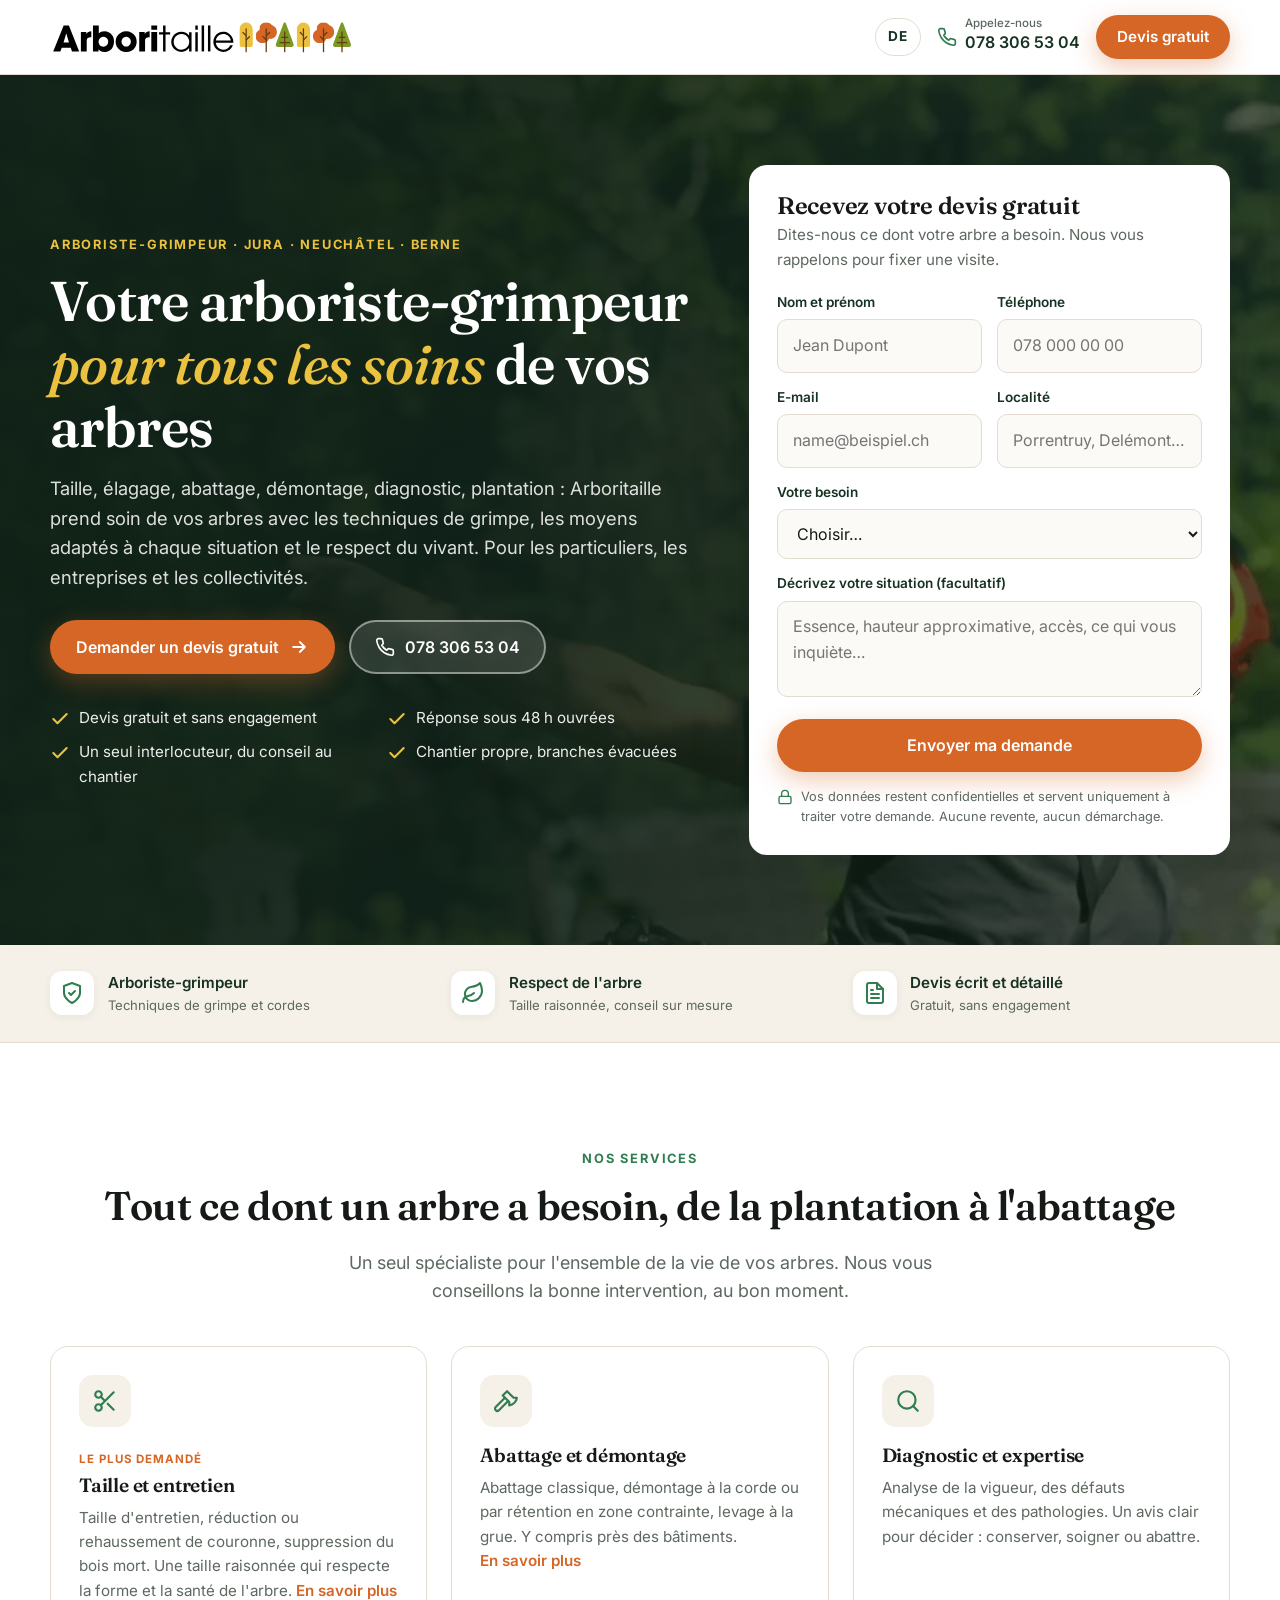
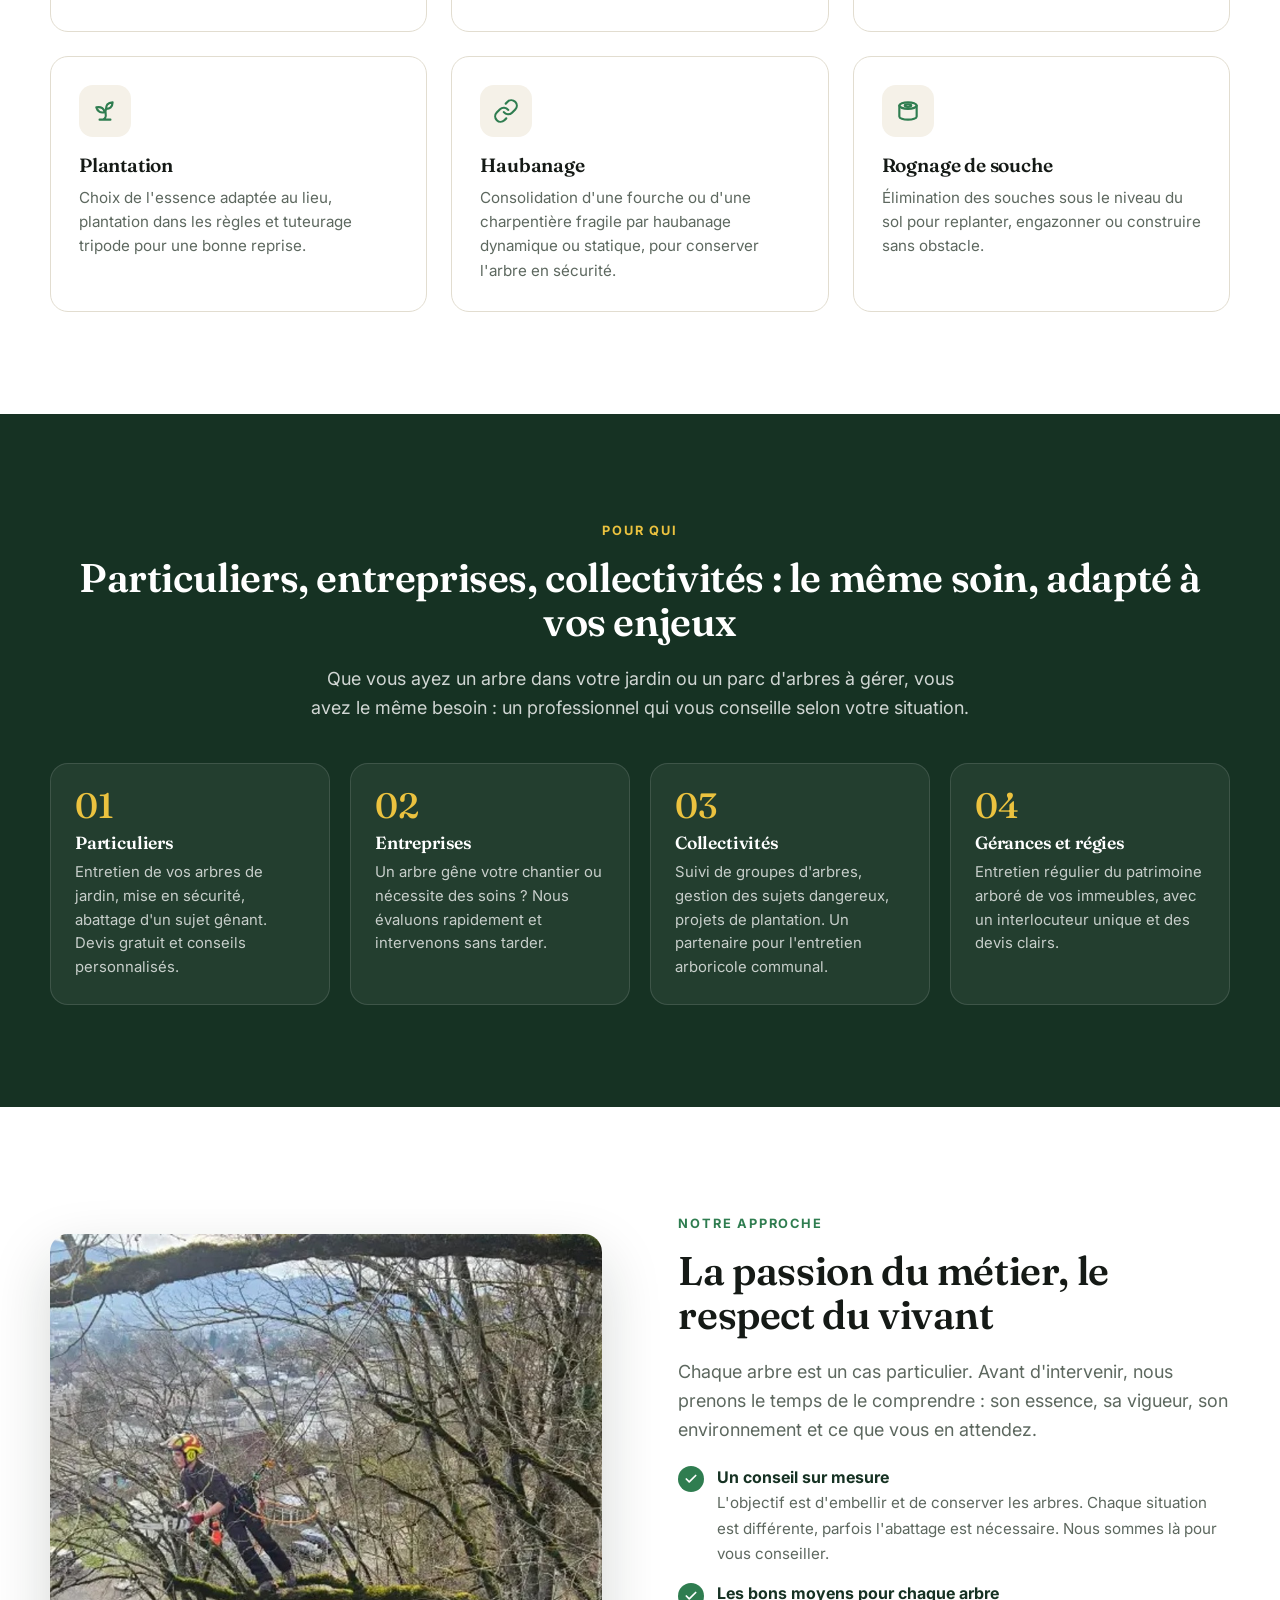
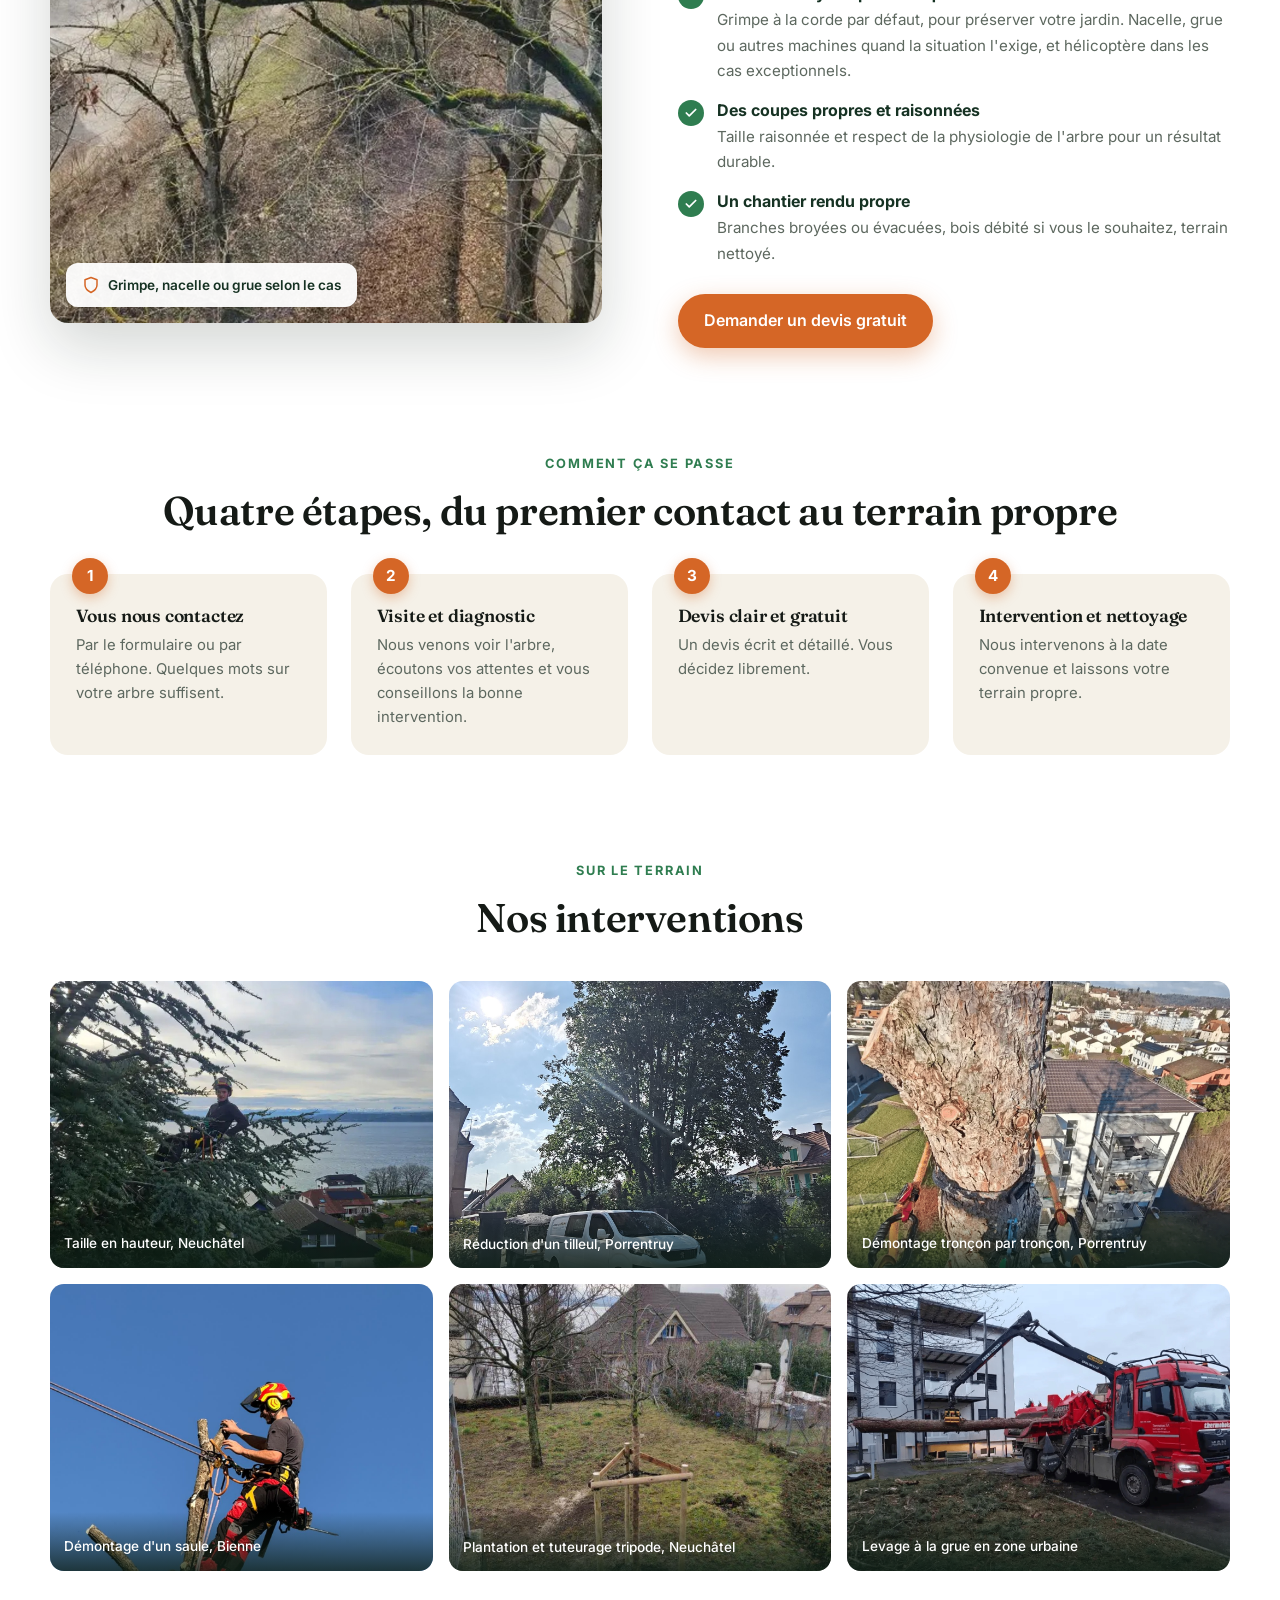
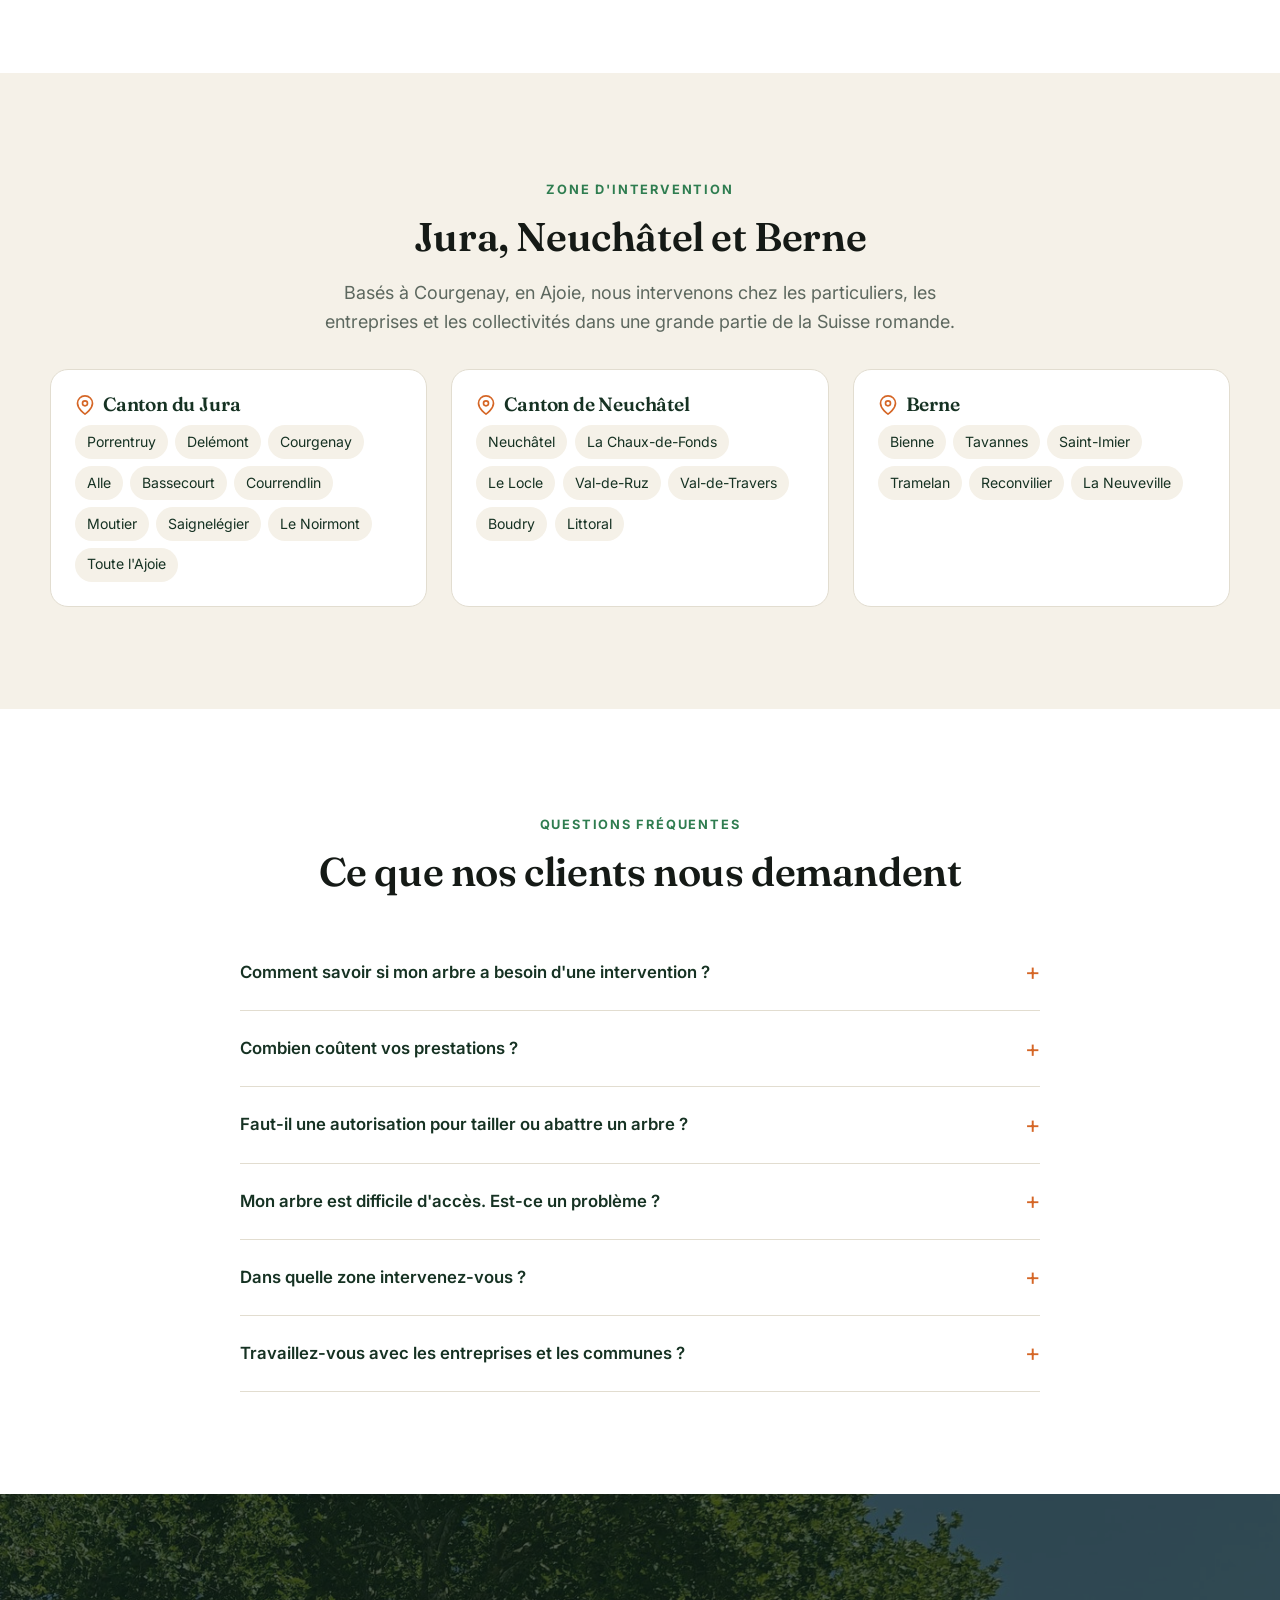
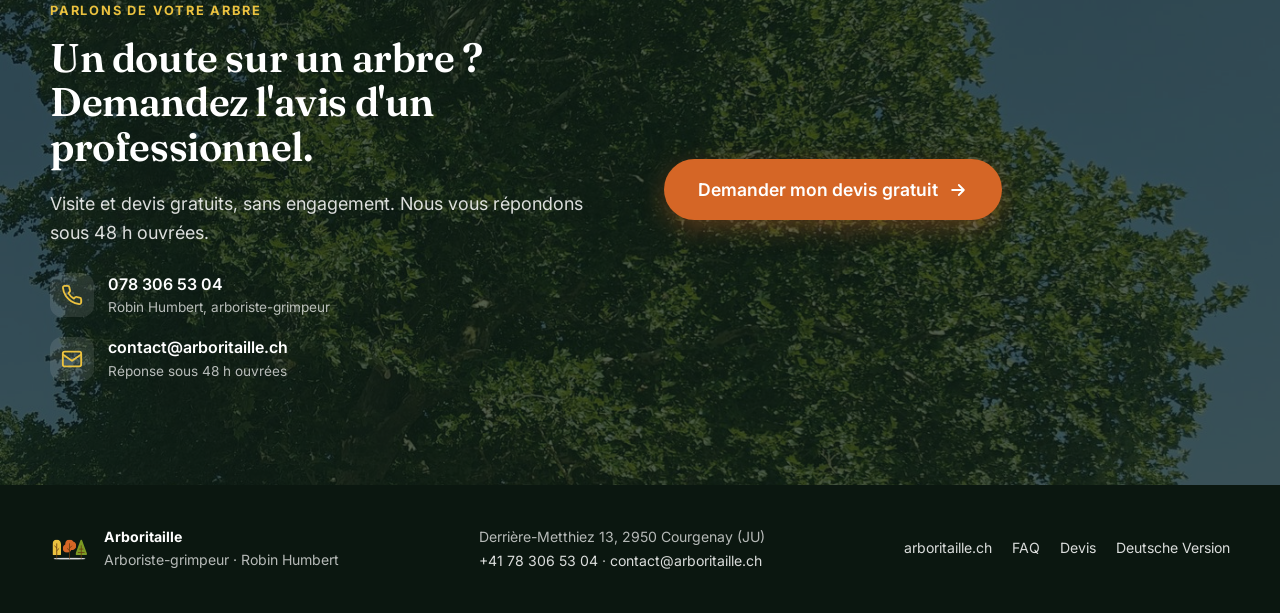
<file: index.html>
<!DOCTYPE html>
<html lang="fr-CH">
<head>
<meta charset="utf-8">
<meta name="viewport" content="width=device-width, initial-scale=1">
<title>Arboriste-grimpeur Jura, Neuchâtel, Berne – Taille, abattage, soins aux arbres | Arboritaille</title>
<meta name="description" content="Arboritaille, arboriste-grimpeur à Courgenay : taille, élagage, abattage, démontage, diagnostic et plantation d'arbres. Devis gratuit dans le Jura, Neuchâtel et Berne.">
<meta name="robots" content="noindex, follow">
<link rel="alternate" hreflang="fr-CH" href="https://page.arboritaille.ch/index.html">
<link rel="alternate" hreflang="de-CH" href="https://page.arboritaille.ch/de/index.html">
<link rel="icon" href="img/logo-entreprise-icon-sans-fond.svg" type="image/svg+xml">
<link rel="preconnect" href="https://fonts.googleapis.com">
<link rel="preconnect" href="https://fonts.gstatic.com" crossorigin>
<link href="https://fonts.googleapis.com/css2?family=Fraunces:opsz,wght@9..144,500;9..144,600;9..144,700&family=Inter:wght@400;500;600;700&display=swap" rel="stylesheet">
<link rel="stylesheet" href="style.css">
<!-- Google Tag Manager -->
<script>(function(w,d,s,l,i){w[l]=w[l]||[];w[l].push({'gtm.start':new Date().getTime(),event:'gtm.js'});var f=d.getElementsByTagName(s)[0],j=d.createElement(s),dl=l!='dataLayer'?'&l='+l:'';j.async=true;j.src='https://www.googletagmanager.com/gtm.js?id='+i+dl;f.parentNode.insertBefore(j,f);})(window,document,'script','dataLayer','GTM-WMF2BV3S');</script>
<!-- End Google Tag Manager -->
</head>
<body>
<!-- Google Tag Manager (noscript) -->
<noscript><iframe src="https://www.googletagmanager.com/ns.html?id=GTM-WMF2BV3S" height="0" width="0" style="display:none;visibility:hidden"></iframe></noscript>
<!-- End Google Tag Manager (noscript) -->
<header class="header">
  <div class="wrap">
    <a class="logo" href="#top" aria-label="Arboritaille">
      <img src="img/logo-site-arboritaille-sans-ombre.svg" alt="Arboritaille" width="200" height="38">
    </a>
    <div class="header-cta">
      <a class="lang-switch" href="de/index.html" title="Deutsche Version" hreflang="de-CH">DE</a>
      <a class="header-phone" href="tel:+41783065304"><svg viewBox="0 0 24 24" fill="none" stroke="currentColor" stroke-width="2" stroke-linecap="round" stroke-linejoin="round"><path d="M22 16.92v3a2 2 0 0 1-2.18 2 19.8 19.8 0 0 1-8.63-3.07 19.5 19.5 0 0 1-6-6A19.8 19.8 0 0 1 2.12 4.18 2 2 0 0 1 4.11 2h3a2 2 0 0 1 2 1.72c.13.96.36 1.9.7 2.81a2 2 0 0 1-.45 2.11L8.09 9.91a16 16 0 0 0 6 6l1.27-1.27a2 2 0 0 1 2.11-.45c.91.34 1.85.57 2.81.7A2 2 0 0 1 22 16.92z"/></svg><span><small>Appelez-nous</small>078 306 53 04</span></a>
      <a class="btn btn-primary" href="#devis">Devis gratuit</a>
    </div>
  </div>
</header>

<main id="top">

<section class="hero">
  <img class="hero-bg" src="img/arboriste_grimpeur-19.jpg" alt="" fetchpriority="high" style="object-position:62% 30%">
  <div class="wrap">
    <div>
      <span class="eyebrow" style="color:var(--yellow)">Arboriste-grimpeur · Jura · Neuchâtel · Berne</span>
      <h1>Votre arboriste-grimpeur <em>pour tous les soins</em> de vos arbres</h1>
      <p class="lead">Taille, élagage, abattage, démontage, diagnostic, plantation : Arboritaille prend soin de vos arbres avec les techniques de grimpe, les moyens adaptés à chaque situation et le respect du vivant. Pour les particuliers, les entreprises et les collectivités.</p>
      <div class="hero-actions">
        <a class="btn btn-primary" href="#devis">Demander un devis gratuit <svg viewBox="0 0 24 24" fill="none" stroke="currentColor" stroke-width="2.2" stroke-linecap="round" stroke-linejoin="round"><path d="M5 12h14M13 6l6 6-6 6"/></svg></a>
        <a class="btn btn-ghost" href="tel:+41783065304"><svg viewBox="0 0 24 24" fill="none" stroke="currentColor" stroke-width="2" stroke-linecap="round" stroke-linejoin="round"><path d="M22 16.92v3a2 2 0 0 1-2.18 2 19.8 19.8 0 0 1-8.63-3.07 19.5 19.5 0 0 1-6-6A19.8 19.8 0 0 1 2.12 4.18 2 2 0 0 1 4.11 2h3a2 2 0 0 1 2 1.72c.13.96.36 1.9.7 2.81a2 2 0 0 1-.45 2.11L8.09 9.91a16 16 0 0 0 6 6l1.27-1.27a2 2 0 0 1 2.11-.45c.91.34 1.85.57 2.81.7A2 2 0 0 1 22 16.92z"/></svg> 078 306 53 04</a>
      </div>
      
      <ul class="hero-points"><li><svg viewBox="0 0 24 24" fill="none" stroke="currentColor" stroke-width="2.5" stroke-linecap="round" stroke-linejoin="round"><path d="M20 6 9 17l-5-5"/></svg>Devis gratuit et sans engagement</li><li><svg viewBox="0 0 24 24" fill="none" stroke="currentColor" stroke-width="2.5" stroke-linecap="round" stroke-linejoin="round"><path d="M20 6 9 17l-5-5"/></svg>Réponse sous 48 h ouvrées</li><li><svg viewBox="0 0 24 24" fill="none" stroke="currentColor" stroke-width="2.5" stroke-linecap="round" stroke-linejoin="round"><path d="M20 6 9 17l-5-5"/></svg>Un seul interlocuteur, du conseil au chantier</li><li><svg viewBox="0 0 24 24" fill="none" stroke="currentColor" stroke-width="2.5" stroke-linecap="round" stroke-linejoin="round"><path d="M20 6 9 17l-5-5"/></svg>Chantier propre, branches évacuées</li></ul>
    </div>
    <div class="form-card" id="devis">
      <h2>Recevez votre devis gratuit</h2>
      <p class="sub">Dites-nous ce dont votre arbre a besoin. Nous vous rappelons pour fixer une visite.</p>
      <form action="contact.php" method="POST" id="devisForm">
        <input type="hidden" name="Sujet" value="Nouvelle demande de devis – Arboritaille">
        <input type="hidden" name="lp" value="index">
        <input type="hidden" name="lang" value="fr">
        <input type="hidden" name="Source" value="Landing page Google Ads – index">
        <input type="hidden" name="Langue du client" value="Français">
        <input type="text" name="_honey" class="honeypot" tabindex="-1" autocomplete="off">
        <div class="field-row">
          <div class="field"><label for="nom">Nom et prénom</label><input id="nom" name="Nom" type="text" required autocomplete="name" placeholder="Jean Dupont"></div>
          <div class="field"><label for="tel">Téléphone</label><input id="tel" name="Téléphone" type="tel" required autocomplete="tel" placeholder="078 000 00 00"></div>
        </div>
        <div class="field-row">
          <div class="field"><label for="email">E-mail</label><input id="email" name="Email" type="email" required autocomplete="email" placeholder="name@beispiel.ch"></div>
          <div class="field"><label for="localite">Localité</label><input id="localite" name="Localité" type="text" required autocomplete="address-level2" placeholder="Porrentruy, Delémont…"></div>
        </div>
        <div class="field"><label for="besoin">Votre besoin</label>
          <select id="besoin" name="Besoin" required><option value="" disabled selected>Choisir…</option><option>Taille et entretien</option><option>Abattage ou démontage</option><option>Diagnostic / expertise d'un arbre</option><option>Plantation</option><option>Haubanage / consolidation</option><option>Rognage de souche</option><option>Je ne sais pas encore, j'ai besoin d'un conseil</option></select>
        </div>
        <div class="field"><label for="msg">Décrivez votre situation (facultatif)</label><textarea id="msg" name="Message" placeholder="Essence, hauteur approximative, accès, ce qui vous inquiète…"></textarea></div>
        <button class="btn btn-primary btn-block" type="submit">Envoyer ma demande</button>
        
        <p class="form-note"><svg viewBox="0 0 24 24" fill="none" stroke="currentColor" stroke-width="2" stroke-linecap="round" stroke-linejoin="round"><rect x="3" y="11" width="18" height="11" rx="2"/><path d="M7 11V7a5 5 0 0 1 10 0v4"/></svg> Vos données restent confidentielles et servent uniquement à traiter votre demande. Aucune revente, aucun démarchage.</p>
      </form>
    </div>
  </div>
</section>
<section class="trust"><div class="wrap"><div class="trust-item"><div class="ic"><svg viewBox="0 0 24 24" fill="none" stroke="currentColor" stroke-width="2" stroke-linecap="round" stroke-linejoin="round"><path d="M12 22s8-4 8-10V5l-8-3-8 3v7c0 6 8 10 8 10z"/><path d="m9 12 2 2 4-4"/></svg></div><div>Arboriste-grimpeur<small>Techniques de grimpe et cordes</small></div></div><div class="trust-item"><div class="ic"><svg viewBox="0 0 24 24" fill="none" stroke="currentColor" stroke-width="2" stroke-linecap="round" stroke-linejoin="round"><path d="M11 20A7 7 0 0 1 9.8 6.1C15.5 5 17 4.48 19 2c1 2 2 4.18 2 8 0 5.5-4.78 10-10 10z"/><path d="M2 21c0-3 1.85-5.36 5.08-6C9.5 14.52 12 13 13 12"/></svg></div><div>Respect de l'arbre<small>Taille raisonnée, conseil sur mesure</small></div></div><div class="trust-item"><div class="ic"><svg viewBox="0 0 24 24" fill="none" stroke="currentColor" stroke-width="2" stroke-linecap="round" stroke-linejoin="round"><path d="M14 2H6a2 2 0 0 0-2 2v16a2 2 0 0 0 2 2h12a2 2 0 0 0 2-2V8z"/><path d="M14 2v6h6M16 13H8M16 17H8M10 9H8"/></svg></div><div>Devis écrit et détaillé<small>Gratuit, sans engagement</small></div></div></div></section>
<section class="section" id="prestations"><div class="wrap">
  <div class="center"><span class="eyebrow">Nos services</span><h2>Tout ce dont un arbre a besoin, de la plantation à l'abattage</h2><p class="lead">Un seul spécialiste pour l'ensemble de la vie de vos arbres. Nous vous conseillons la bonne intervention, au bon moment.</p></div>
  <div class="services-grid"><div class="card"><div class="ic"><svg viewBox="0 0 24 24" fill="none" stroke="currentColor" stroke-width="2" stroke-linecap="round" stroke-linejoin="round"><circle cx="6" cy="6" r="3"/><circle cx="6" cy="18" r="3"/><path d="M20 4 8.12 15.88M14.47 14.48 20 20M8.12 8.12 12 12"/></svg></div><span class="card-tag">Le plus demandé</span><h3>Taille et entretien</h3><p>Taille d'entretien, réduction ou rehaussement de couronne, suppression du bois mort. Une taille raisonnée qui respecte la forme et la santé de l'arbre. <a href="taille.html">En savoir plus</a></p></div><div class="card"><div class="ic"><svg viewBox="0 0 24 24" fill="none" stroke="currentColor" stroke-width="2" stroke-linecap="round" stroke-linejoin="round"><path d="m14 12-8.5 8.5a2.12 2.12 0 1 1-3-3L11 9"/><path d="M15 13 9 7l4-4 6 6h3a8 8 0 0 1-7 7z"/></svg></div><h3>Abattage et démontage</h3><p>Abattage classique, démontage à la corde ou par rétention en zone contrainte, levage à la grue. Y compris près des bâtiments. <a href="abattage.html">En savoir plus</a></p></div><div class="card"><div class="ic"><svg viewBox="0 0 24 24" fill="none" stroke="currentColor" stroke-width="2" stroke-linecap="round" stroke-linejoin="round"><circle cx="11" cy="11" r="8"/><path d="m21 21-4.3-4.3"/></svg></div><h3>Diagnostic et expertise</h3><p>Analyse de la vigueur, des défauts mécaniques et des pathologies. Un avis clair pour décider : conserver, soigner ou abattre.</p></div><div class="card"><div class="ic"><svg viewBox="0 0 24 24" fill="none" stroke="currentColor" stroke-width="2" stroke-linecap="round" stroke-linejoin="round"><path d="M7 20h10M10 20c5.5-2.5.8-6.4 3-10"/><path d="M9.5 9.4c1.1.8 1.8 2.2 2.3 3.7-2 .4-3.5.4-4.8-.3-1.2-.6-2.3-1.9-3-4.2 2.8-.5 4.4 0 5.5.8z"/><path d="M14.1 6a7 7 0 0 0-1.1 4c1.9-.1 3.3-.6 4.3-1.4 1-1 1.6-2.3 1.7-4.6-2.7.1-4 1-4.9 2z"/></svg></div><h3>Plantation</h3><p>Choix de l'essence adaptée au lieu, plantation dans les règles et tuteurage tripode pour une bonne reprise.</p></div><div class="card"><div class="ic"><svg viewBox="0 0 24 24" fill="none" stroke="currentColor" stroke-width="2" stroke-linecap="round" stroke-linejoin="round"><path d="M10 13a5 5 0 0 0 7.54.54l3-3a5 5 0 0 0-7.07-7.07l-1.72 1.71"/><path d="M14 11a5 5 0 0 0-7.54-.54l-3 3a5 5 0 0 0 7.07 7.07l1.71-1.71"/></svg></div><h3>Haubanage</h3><p>Consolidation d'une fourche ou d'une charpentière fragile par haubanage dynamique ou statique, pour conserver l'arbre en sécurité.</p></div><div class="card"><div class="ic"><svg viewBox="0 0 24 24" fill="none" stroke="currentColor" stroke-width="2" stroke-linecap="round" stroke-linejoin="round"><ellipse cx="12" cy="7" rx="8" ry="3"/><path d="M4 7v10c0 1.7 3.6 3 8 3s8-1.3 8-3V7"/><ellipse cx="12" cy="7" rx="3" ry="1.2"/></svg></div><h3>Rognage de souche</h3><p>Élimination des souches sous le niveau du sol pour replanter, engazonner ou construire sans obstacle.</p></div></div>
</div></section>
<section class="section why"><div class="wrap">
  <div class="center"><span class="eyebrow">Pour qui</span><h2>Particuliers, entreprises, collectivités : le même soin, adapté à vos enjeux</h2><p class="lead">Que vous ayez un arbre dans votre jardin ou un parc d'arbres à gérer, vous avez le même besoin : un professionnel qui vous conseille selon votre situation.</p></div>
  <div class="why-grid"><div class="why-item"><div class="num">01</div><h3>Particuliers</h3><p>Entretien de vos arbres de jardin, mise en sécurité, abattage d'un sujet gênant. Devis gratuit et conseils personnalisés.</p></div><div class="why-item"><div class="num">02</div><h3>Entreprises</h3><p>Un arbre gêne votre chantier ou nécessite des soins ? Nous évaluons rapidement et intervenons sans tarder.</p></div><div class="why-item"><div class="num">03</div><h3>Collectivités</h3><p>Suivi de groupes d'arbres, gestion des sujets dangereux, projets de plantation. Un partenaire pour l'entretien arboricole communal.</p></div><div class="why-item"><div class="num">04</div><h3>Gérances et régies</h3><p>Entretien régulier du patrimoine arboré de vos immeubles, avec un interlocuteur unique et des devis clairs.</p></div></div>
</div></section>
<section class="section"><div class="wrap split">
  <div class="split-img"><img src="img/arboriste_grimpeur-2.jpg" alt="Arboriste-grimpeur dans la couronne d'un grand arbre" loading="lazy"><div class="badge"><svg viewBox="0 0 24 24" fill="none" stroke="currentColor" stroke-width="2" stroke-linecap="round" stroke-linejoin="round"><path d="M12 22s8-4 8-10V5l-8-3-8 3v7c0 6 8 10 8 10z"/></svg> Grimpe, nacelle ou grue selon le cas</div></div>
  <div><span class="eyebrow">Notre approche</span><h2>La passion du métier, le respect du vivant</h2><p class="lead">Chaque arbre est un cas particulier. Avant d'intervenir, nous prenons le temps de le comprendre : son essence, sa vigueur, son environnement et ce que vous en attendez.</p>
    <ul class="check-list"><li><span class="ck"><svg viewBox="0 0 24 24" fill="none" stroke="currentColor" stroke-width="3" stroke-linecap="round" stroke-linejoin="round"><path d="M20 6 9 17l-5-5"/></svg></span><div><strong>Un conseil sur mesure</strong><span>L'objectif est d'embellir et de conserver les arbres. Chaque situation est différente, parfois l'abattage est nécessaire. Nous sommes là pour vous conseiller.</span></div></li><li><span class="ck"><svg viewBox="0 0 24 24" fill="none" stroke="currentColor" stroke-width="3" stroke-linecap="round" stroke-linejoin="round"><path d="M20 6 9 17l-5-5"/></svg></span><div><strong>Les bons moyens pour chaque arbre</strong><span>Grimpe à la corde par défaut, pour préserver votre jardin. Nacelle, grue ou autres machines quand la situation l'exige, et hélicoptère dans les cas exceptionnels.</span></div></li><li><span class="ck"><svg viewBox="0 0 24 24" fill="none" stroke="currentColor" stroke-width="3" stroke-linecap="round" stroke-linejoin="round"><path d="M20 6 9 17l-5-5"/></svg></span><div><strong>Des coupes propres et raisonnées</strong><span>Taille raisonnée et respect de la physiologie de l'arbre pour un résultat durable.</span></div></li><li><span class="ck"><svg viewBox="0 0 24 24" fill="none" stroke="currentColor" stroke-width="3" stroke-linecap="round" stroke-linejoin="round"><path d="M20 6 9 17l-5-5"/></svg></span><div><strong>Un chantier rendu propre</strong><span>Branches broyées ou évacuées, bois débité si vous le souhaitez, terrain nettoyé.</span></div></li></ul>
    <a class="btn btn-primary" href="#devis">Demander un devis gratuit</a>
  </div>
</div></section>
<section class="section" style="padding-top:0"><div class="wrap">
  <div class="center"><span class="eyebrow">Comment ça se passe</span><h2>Quatre étapes, du premier contact au terrain propre</h2></div>
  <div class="steps"><div class="step"><h3>Vous nous contactez</h3><p>Par le formulaire ou par téléphone. Quelques mots sur votre arbre suffisent.</p></div><div class="step"><h3>Visite et diagnostic</h3><p>Nous venons voir l'arbre, écoutons vos attentes et vous conseillons la bonne intervention.</p></div><div class="step"><h3>Devis clair et gratuit</h3><p>Un devis écrit et détaillé. Vous décidez librement.</p></div><div class="step"><h3>Intervention et nettoyage</h3><p>Nous intervenons à la date convenue et laissons votre terrain propre.</p></div></div>
</div></section>
<section class="section" style="padding-top:0"><div class="wrap">
  <div class="center"><span class="eyebrow">Sur le terrain</span><h2>Nos interventions</h2></div>
  <div class="gallery"><figure><img src="img/arboriste_grimpeur-3.jpg" alt="Arboriste-grimpeur au sommet d'un cèdre, lac de Neuchâtel en arrière-plan" loading="lazy"><figcaption>Taille en hauteur, Neuchâtel</figcaption></figure><figure><img src="img/reduction_tilleul_porrentruy.jpg" alt="Tilleul après réduction de couronne à Porrentruy" loading="lazy"><figcaption>Réduction d'un tilleul, Porrentruy</figcaption></figure><figure><img src="img/demontage_arbre_porrentruy.jpg" alt="Démontage d'un grand arbre à Porrentruy" loading="lazy"><figcaption>Démontage tronçon par tronçon, Porrentruy</figcaption></figure><figure><img src="img/demontage_saule_bienne.jpg" alt="Arboriste-grimpeur démontant un saule à Bienne" loading="lazy"><figcaption>Démontage d'un saule, Bienne</figcaption></figure><figure><img src="img/plantation_arbre.jpg" alt="Jeune arbre planté avec tuteurage tripode à Neuchâtel" loading="lazy"><figcaption>Plantation et tuteurage tripode, Neuchâtel</figcaption></figure><figure><img src="img/abattage_arbre_porrentruy-6.jpg" alt="Grue lors d'un abattage" loading="lazy"><figcaption>Levage à la grue en zone urbaine</figcaption></figure></div>
</div></section>
<section class="section zone" id="zone"><div class="wrap">
  <div class="center"><span class="eyebrow">Zone d'intervention</span><h2>Jura, Neuchâtel et Berne</h2><p class="lead">Basés à Courgenay, en Ajoie, nous intervenons chez les particuliers, les entreprises et les collectivités dans une grande partie de la Suisse romande.</p></div>
  <div class="zone-grid"><div class="zone-col"><h3><svg viewBox="0 0 24 24" fill="none" stroke="currentColor" stroke-width="2" stroke-linecap="round" stroke-linejoin="round"><path d="M21 10c0 7-9 13-9 13s-9-6-9-13a9 9 0 0 1 18 0z"/><circle cx="12" cy="10" r="3"/></svg>Canton du Jura</h3><ul><li>Porrentruy</li><li>Delémont</li><li>Courgenay</li><li>Alle</li><li>Bassecourt</li><li>Courrendlin</li><li>Moutier</li><li>Saignelégier</li><li>Le Noirmont</li><li>Toute l'Ajoie</li></ul></div><div class="zone-col"><h3><svg viewBox="0 0 24 24" fill="none" stroke="currentColor" stroke-width="2" stroke-linecap="round" stroke-linejoin="round"><path d="M21 10c0 7-9 13-9 13s-9-6-9-13a9 9 0 0 1 18 0z"/><circle cx="12" cy="10" r="3"/></svg>Canton de Neuchâtel</h3><ul><li>Neuchâtel</li><li>La Chaux-de-Fonds</li><li>Le Locle</li><li>Val-de-Ruz</li><li>Val-de-Travers</li><li>Boudry</li><li>Littoral</li></ul></div><div class="zone-col"><h3><svg viewBox="0 0 24 24" fill="none" stroke="currentColor" stroke-width="2" stroke-linecap="round" stroke-linejoin="round"><path d="M21 10c0 7-9 13-9 13s-9-6-9-13a9 9 0 0 1 18 0z"/><circle cx="12" cy="10" r="3"/></svg>Berne</h3><ul><li>Bienne</li><li>Tavannes</li><li>Saint-Imier</li><li>Tramelan</li><li>Reconvilier</li><li>La Neuveville</li></ul></div></div>
</div></section>
<section class="section" id="faq"><div class="wrap">
  <div class="center"><span class="eyebrow">Questions fréquentes</span><h2>Ce que nos clients nous demandent</h2></div>
  <div class="faq"><details><summary>Comment savoir si mon arbre a besoin d'une intervention ?</summary><p>Bois mort dans la couronne, branches qui touchent une toiture, champignons au pied, tronc penché ou fissuré, feuillage clairsemé : autant de signes à ne pas ignorer. Une visite gratuite permet de trancher.</p></details><details><summary>Combien coûtent vos prestations ?</summary><p>Chaque arbre est différent : hauteur, essence, accès, type d'intervention et évacuation du bois font varier le prix. C'est pourquoi nous nous déplaçons gratuitement pour établir un devis écrit et précis.</p></details><details><summary>Faut-il une autorisation pour tailler ou abattre un arbre ?</summary><p>Une taille d'entretien ne nécessite en général aucune démarche. L'abattage, ou une intervention sur un arbre protégé, peut être soumis à autorisation communale. Nous vous guidons dans la démarche.</p></details><details><summary>Mon arbre est difficile d'accès. Est-ce un problème ?</summary><p>Non. Nous travaillons en grimpe, à la corde, ce qui permet d'accéder aux jardins clos, terrains en pente et cours intérieures. Quand c'est nécessaire, nous mobilisons une nacelle, une grue ou d'autres machines, et dans des cas très particuliers un hélicoptère.</p></details><details><summary>Dans quelle zone intervenez-vous ?</summary><p>Dans tout le canton du Jura, le canton de Neuchâtel et Berne.</p></details><details><summary>Travaillez-vous avec les entreprises et les communes ?</summary><p>Oui. Nous accompagnons les entreprises sur leurs chantiers et les collectivités pour la gestion de leur patrimoine arboré : suivi, sécurité, plantations.</p></details></div>
</div></section>
<section class="section cta">
  <img class="cta-bg" src="img/entretien_platanes_porrentruy.jpg" alt="" loading="lazy">
  <div class="wrap">
    <div>
      <span class="eyebrow" style="color:var(--yellow)">Parlons de votre arbre</span>
      <h2>Un doute sur un arbre ? Demandez l'avis d'un professionnel.</h2>
      <p class="lead">Visite et devis gratuits, sans engagement. Nous vous répondons sous 48 h ouvrées.</p>
      <div class="cta-contact">
        <a href="tel:+41783065304"><span class="ic"><svg viewBox="0 0 24 24" fill="none" stroke="currentColor" stroke-width="2" stroke-linecap="round" stroke-linejoin="round"><path d="M22 16.92v3a2 2 0 0 1-2.18 2 19.8 19.8 0 0 1-8.63-3.07 19.5 19.5 0 0 1-6-6A19.8 19.8 0 0 1 2.12 4.18 2 2 0 0 1 4.11 2h3a2 2 0 0 1 2 1.72c.13.96.36 1.9.7 2.81a2 2 0 0 1-.45 2.11L8.09 9.91a16 16 0 0 0 6 6l1.27-1.27a2 2 0 0 1 2.11-.45c.91.34 1.85.57 2.81.7A2 2 0 0 1 22 16.92z"/></svg></span><span>078 306 53 04<small>Robin Humbert, arboriste-grimpeur</small></span></a>
        <a href="mailto:contact@arboritaille.ch"><span class="ic"><svg viewBox="0 0 24 24" fill="none" stroke="currentColor" stroke-width="2" stroke-linecap="round" stroke-linejoin="round"><rect x="2" y="4" width="20" height="16" rx="2"/><path d="m22 7-10 7L2 7"/></svg></span><span>contact@arboritaille.ch<small>Réponse sous 48 h ouvrées</small></span></a>
      </div>
    </div>
    <div><a class="btn btn-primary" href="#devis" style="font-size:1.1rem;padding:1.1rem 2rem">Demander mon devis gratuit <svg viewBox="0 0 24 24" fill="none" stroke="currentColor" stroke-width="2.2" stroke-linecap="round" stroke-linejoin="round"><path d="M5 12h14M13 6l6 6-6 6"/></svg></a></div>
  </div>
</section>

</main>
<footer class="footer">
  <div class="wrap">
    <div class="footer-brand">
      <img src="img/logo-entreprise-icon-sans-fond.svg" alt="" width="40" height="40">
      <div><strong>Arboritaille</strong>Arboriste-grimpeur · Robin Humbert</div>
    </div>
    <address>
      Derrière-Metthiez 13, 2950 Courgenay (JU)<br>
      <a href="tel:+41783065304">+41 78 306 53 04</a> · <a href="mailto:contact@arboritaille.ch">contact@arboritaille.ch</a>
    </address>
    <div class="footer-links">
      <a href="https://arboritaille.ch" rel="noopener">arboritaille.ch</a>
      <a href="#faq">FAQ</a>
      <a href="#devis">Devis</a>
      <a href="de/index.html">Deutsche Version</a>
    </div>
  </div>
</footer>


<div class="callbar">
  <a class="btn btn-outline" href="tel:+41783065304"><svg viewBox="0 0 24 24" fill="none" stroke="currentColor" stroke-width="2" stroke-linecap="round" stroke-linejoin="round"><path d="M22 16.92v3a2 2 0 0 1-2.18 2 19.8 19.8 0 0 1-8.63-3.07 19.5 19.5 0 0 1-6-6A19.8 19.8 0 0 1 2.12 4.18 2 2 0 0 1 4.11 2h3a2 2 0 0 1 2 1.72c.13.96.36 1.9.7 2.81a2 2 0 0 1-.45 2.11L8.09 9.91a16 16 0 0 0 6 6l1.27-1.27a2 2 0 0 1 2.11-.45c.91.34 1.85.57 2.81.7A2 2 0 0 1 22 16.92z"/></svg> Appeler</a>
  <a class="btn btn-primary" href="#devis">Devis gratuit</a>
</div>

</body>
</html>
</file>
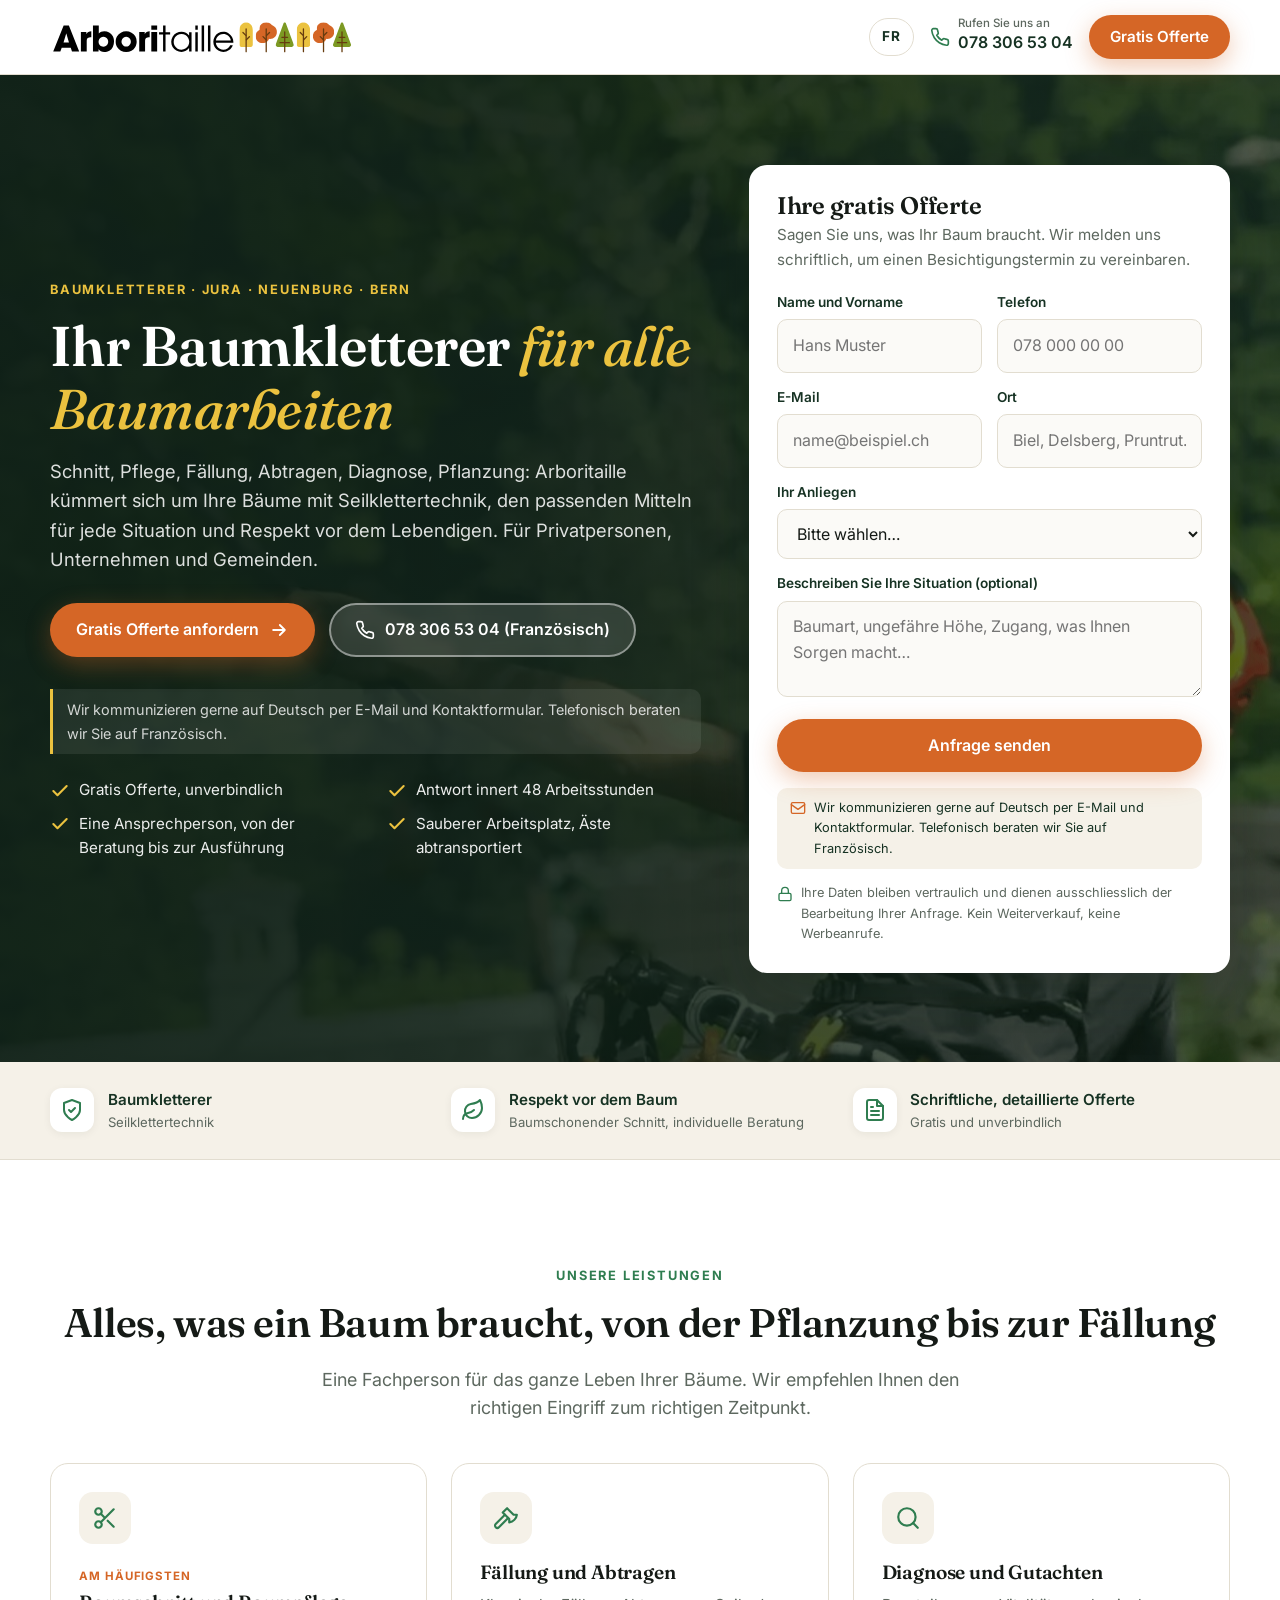
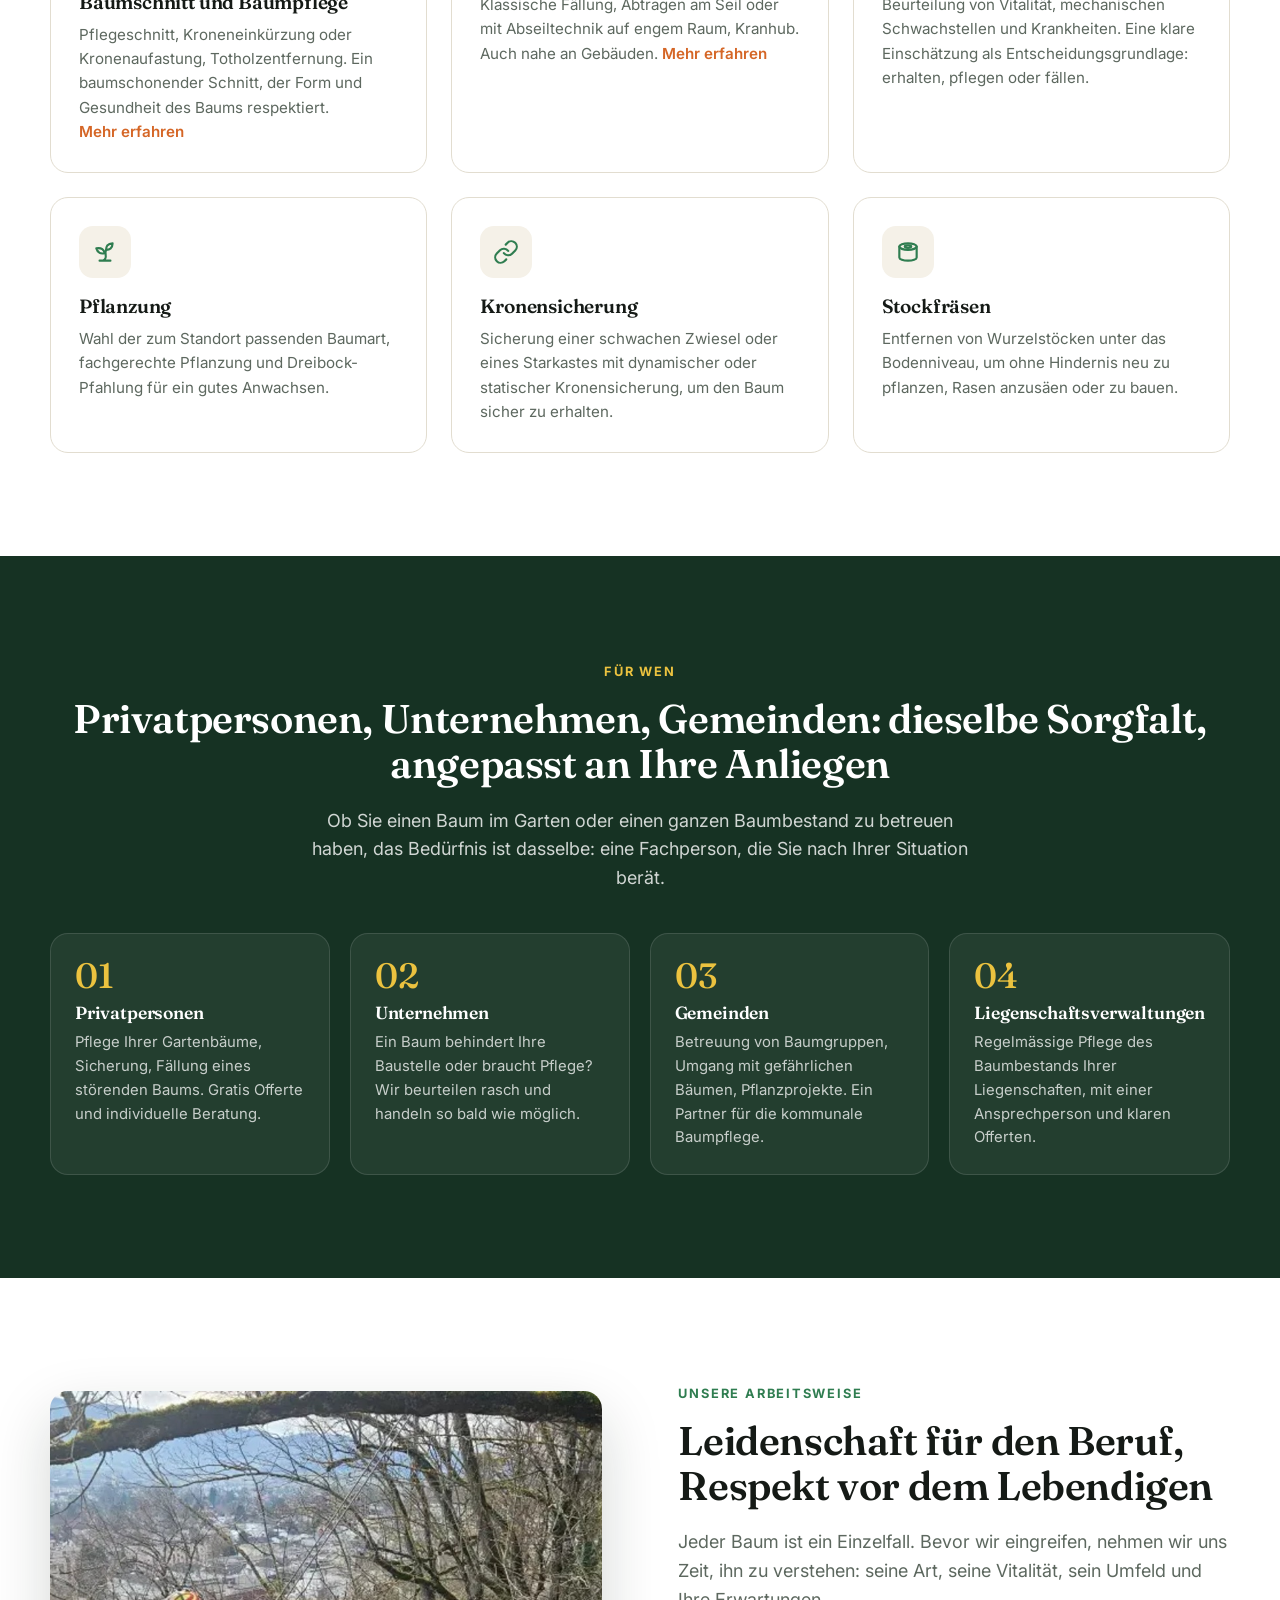
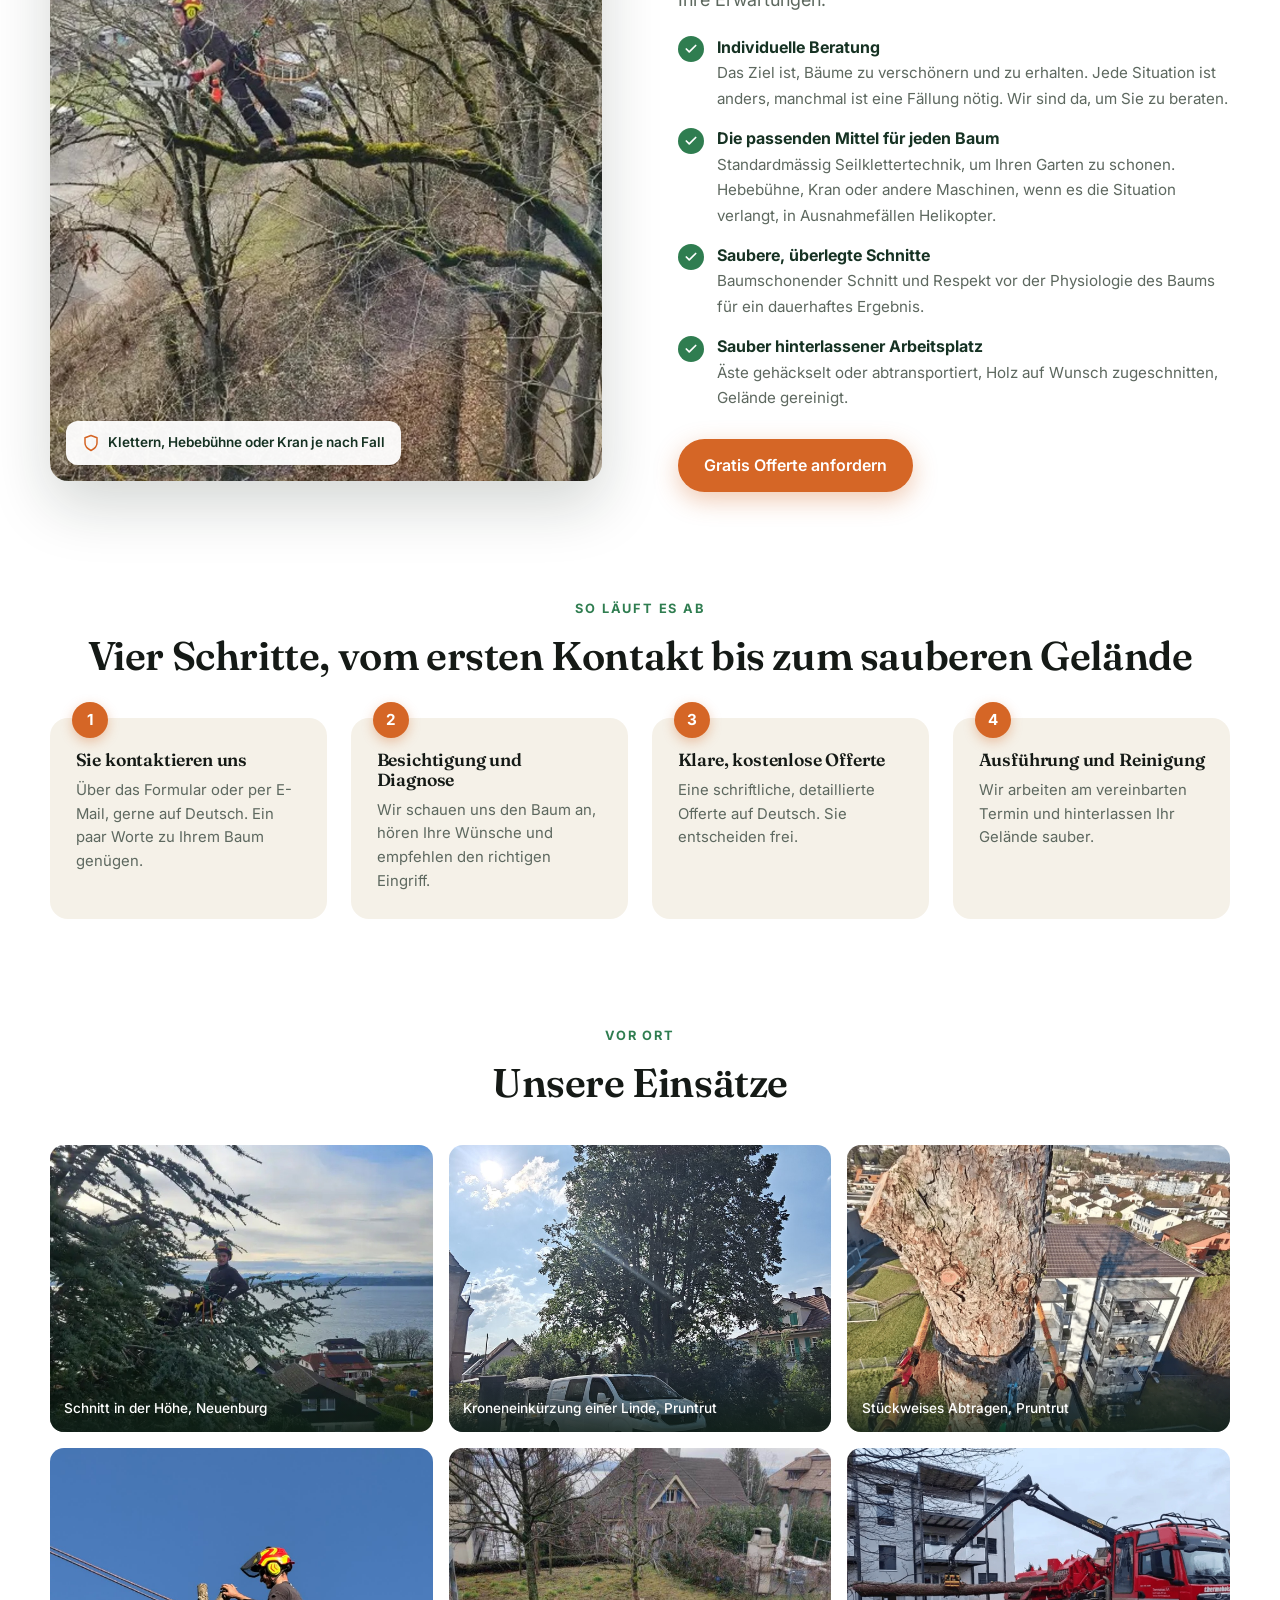
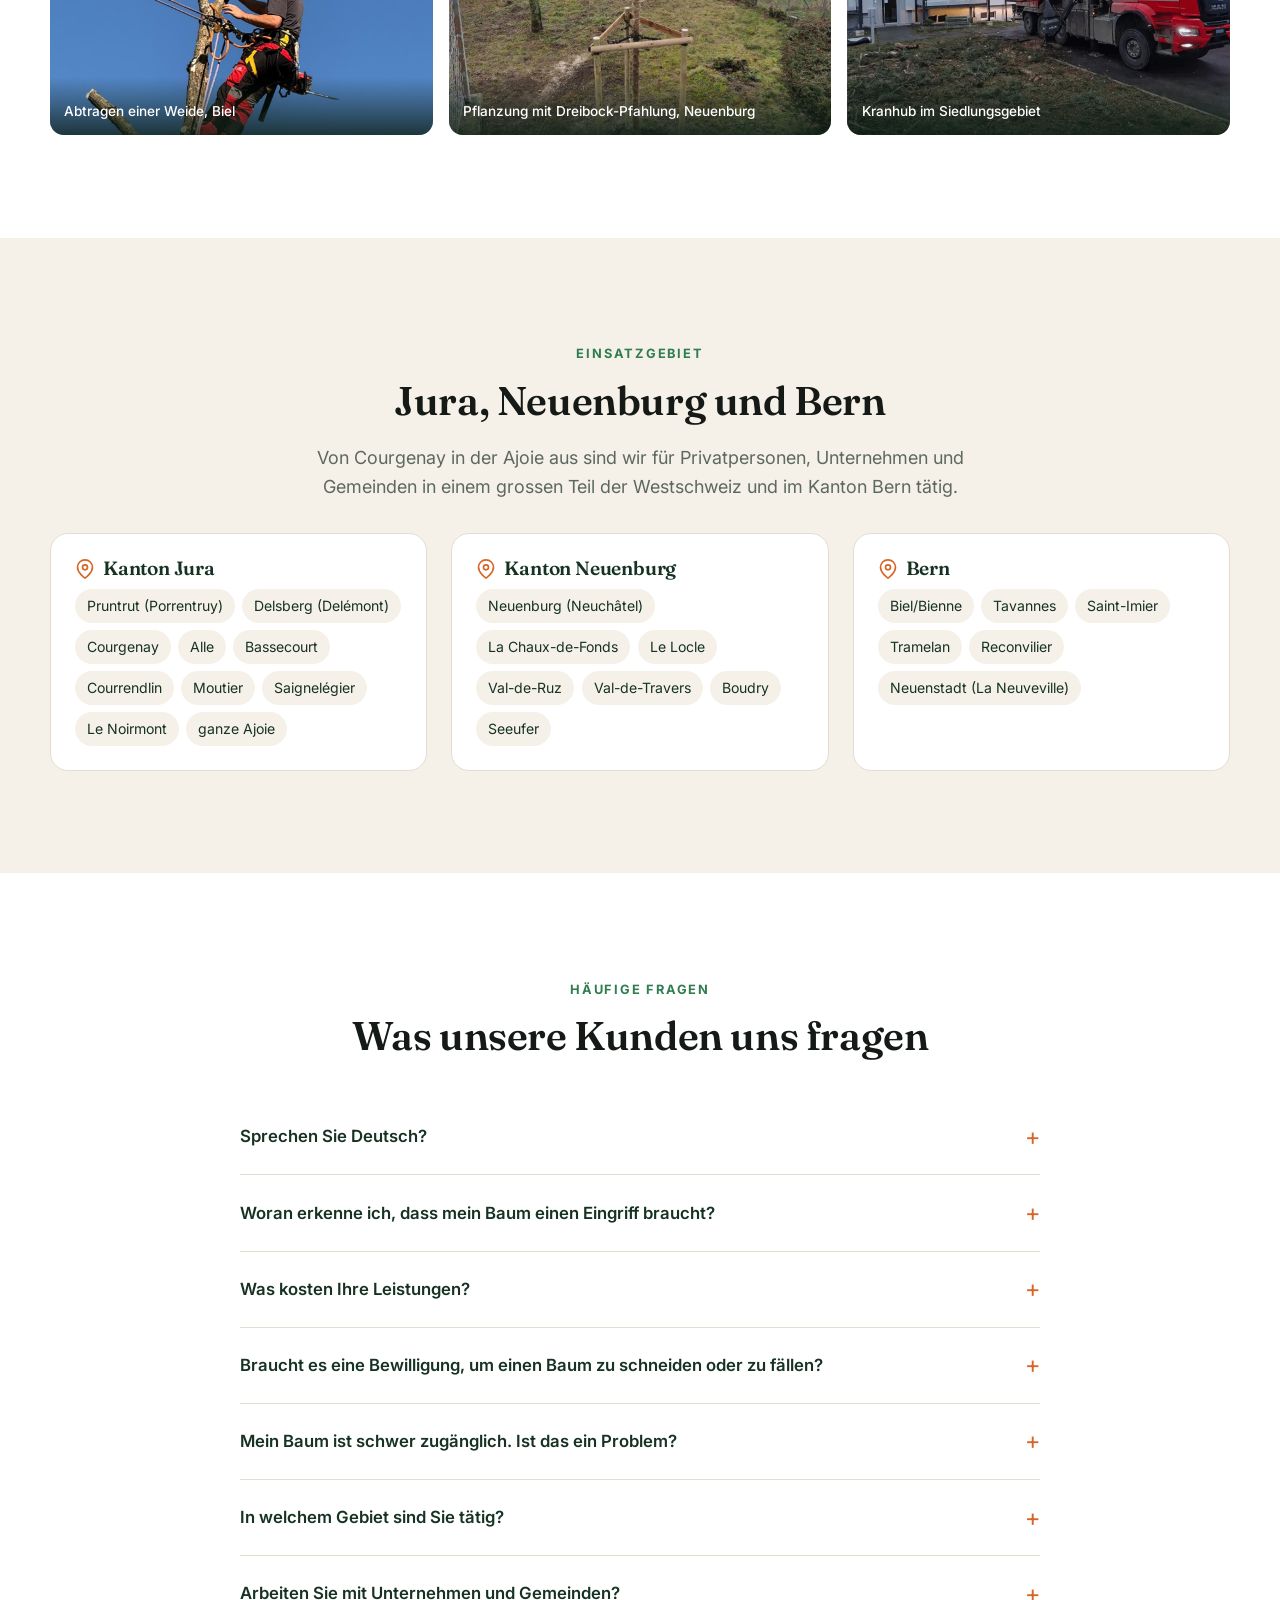
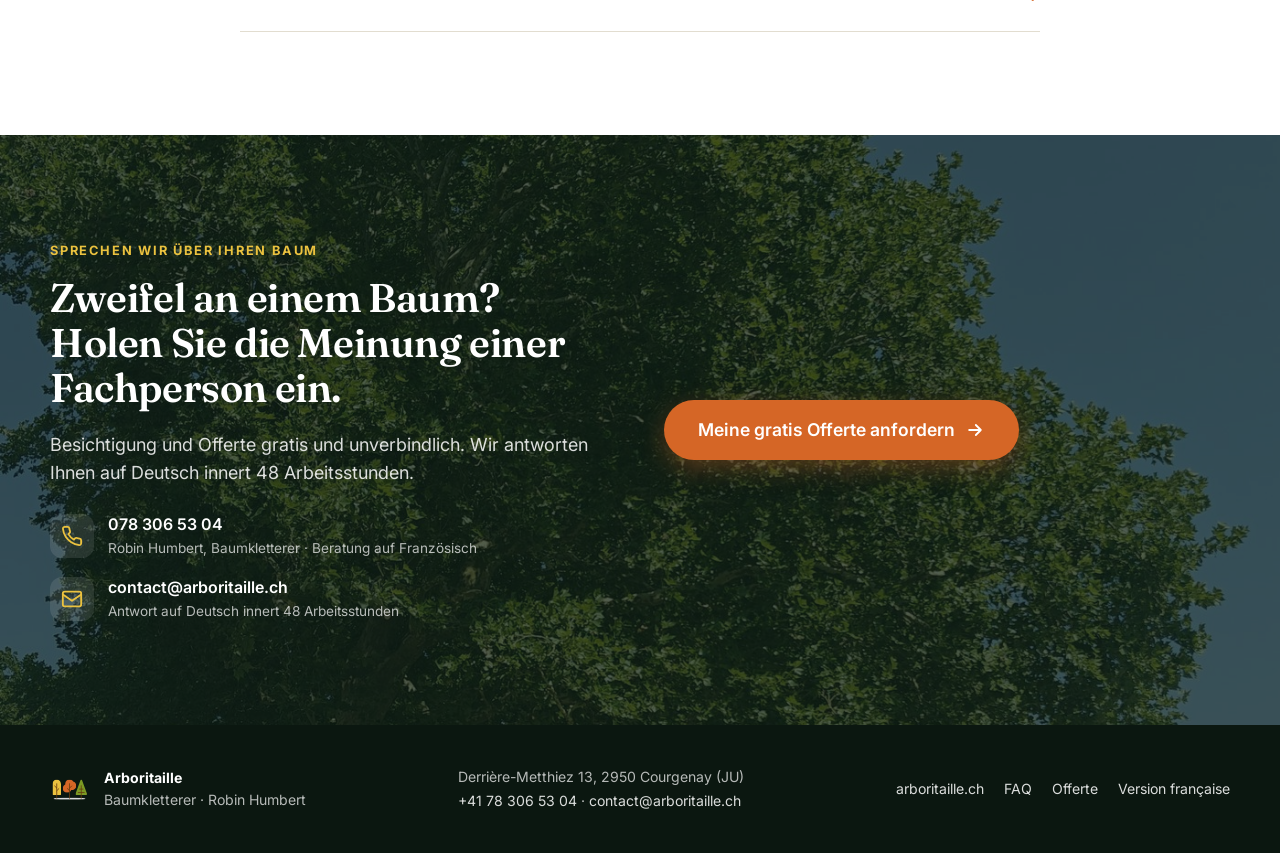
<file: de/index.html>
<!DOCTYPE html>
<html lang="de-CH">
<head>
<meta charset="utf-8">
<meta name="viewport" content="width=device-width, initial-scale=1">
<title>Baumkletterer Jura, Neuenburg, Bern – Baumschnitt, Fällung, Baumpflege | Arboritaille</title>
<meta name="description" content="Arboritaille, Baumkletterer in Courgenay: Baumschnitt, Baumpflege, Fällung, Abtragen, Diagnose und Pflanzung. Gratis Offerte im Jura, in Neuenburg und Bern. Beratung auf Deutsch per E-Mail.">
<meta name="robots" content="noindex, follow">
<link rel="alternate" hreflang="fr-CH" href="https://page.arboritaille.ch/index.html">
<link rel="alternate" hreflang="de-CH" href="https://page.arboritaille.ch/de/index.html">
<link rel="icon" href="../img/logo-entreprise-icon-sans-fond.svg" type="image/svg+xml">
<link rel="preconnect" href="https://fonts.googleapis.com">
<link rel="preconnect" href="https://fonts.gstatic.com" crossorigin>
<link href="https://fonts.googleapis.com/css2?family=Fraunces:opsz,wght@9..144,500;9..144,600;9..144,700&family=Inter:wght@400;500;600;700&display=swap" rel="stylesheet">
<link rel="stylesheet" href="../style.css">
<!-- Google Tag Manager -->
<script>(function(w,d,s,l,i){w[l]=w[l]||[];w[l].push({'gtm.start':new Date().getTime(),event:'gtm.js'});var f=d.getElementsByTagName(s)[0],j=d.createElement(s),dl=l!='dataLayer'?'&l='+l:'';j.async=true;j.src='https://www.googletagmanager.com/gtm.js?id='+i+dl;f.parentNode.insertBefore(j,f);})(window,document,'script','dataLayer','GTM-WMF2BV3S');</script>
<!-- End Google Tag Manager -->
</head>
<body>
<!-- Google Tag Manager (noscript) -->
<noscript><iframe src="https://www.googletagmanager.com/ns.html?id=GTM-WMF2BV3S" height="0" width="0" style="display:none;visibility:hidden"></iframe></noscript>
<!-- End Google Tag Manager (noscript) -->
<header class="header">
  <div class="wrap">
    <a class="logo" href="#top" aria-label="Arboritaille">
      <img src="../img/logo-site-arboritaille-sans-ombre.svg" alt="Arboritaille" width="200" height="38">
    </a>
    <div class="header-cta">
      <a class="lang-switch" href="../index.html" title="Version française" hreflang="fr-CH">FR</a>
      <a class="header-phone" href="tel:+41783065304"><svg viewBox="0 0 24 24" fill="none" stroke="currentColor" stroke-width="2" stroke-linecap="round" stroke-linejoin="round"><path d="M22 16.92v3a2 2 0 0 1-2.18 2 19.8 19.8 0 0 1-8.63-3.07 19.5 19.5 0 0 1-6-6A19.8 19.8 0 0 1 2.12 4.18 2 2 0 0 1 4.11 2h3a2 2 0 0 1 2 1.72c.13.96.36 1.9.7 2.81a2 2 0 0 1-.45 2.11L8.09 9.91a16 16 0 0 0 6 6l1.27-1.27a2 2 0 0 1 2.11-.45c.91.34 1.85.57 2.81.7A2 2 0 0 1 22 16.92z"/></svg><span><small>Rufen Sie uns an</small>078 306 53 04</span></a>
      <a class="btn btn-primary" href="#devis">Gratis Offerte</a>
    </div>
  </div>
</header>

<main id="top">

<section class="hero">
  <img class="hero-bg" src="../img/arboriste_grimpeur-19.jpg" alt="" fetchpriority="high" style="object-position:62% 30%">
  <div class="wrap">
    <div>
      <span class="eyebrow" style="color:var(--yellow)">Baumkletterer · Jura · Neuenburg · Bern</span>
      <h1>Ihr Baumkletterer <em>für alle Baumarbeiten</em></h1>
      <p class="lead">Schnitt, Pflege, Fällung, Abtragen, Diagnose, Pflanzung: Arboritaille kümmert sich um Ihre Bäume mit Seilklettertechnik, den passenden Mitteln für jede Situation und Respekt vor dem Lebendigen. Für Privatpersonen, Unternehmen und Gemeinden.</p>
      <div class="hero-actions">
        <a class="btn btn-primary" href="#devis">Gratis Offerte anfordern <svg viewBox="0 0 24 24" fill="none" stroke="currentColor" stroke-width="2.2" stroke-linecap="round" stroke-linejoin="round"><path d="M5 12h14M13 6l6 6-6 6"/></svg></a>
        <a class="btn btn-ghost" href="tel:+41783065304"><svg viewBox="0 0 24 24" fill="none" stroke="currentColor" stroke-width="2" stroke-linecap="round" stroke-linejoin="round"><path d="M22 16.92v3a2 2 0 0 1-2.18 2 19.8 19.8 0 0 1-8.63-3.07 19.5 19.5 0 0 1-6-6A19.8 19.8 0 0 1 2.12 4.18 2 2 0 0 1 4.11 2h3a2 2 0 0 1 2 1.72c.13.96.36 1.9.7 2.81a2 2 0 0 1-.45 2.11L8.09 9.91a16 16 0 0 0 6 6l1.27-1.27a2 2 0 0 1 2.11-.45c.91.34 1.85.57 2.81.7A2 2 0 0 1 22 16.92z"/></svg> 078 306 53 04 (Französisch)</a>
      </div>
      <p class="hero-note">Wir kommunizieren gerne auf Deutsch per E-Mail und Kontaktformular. Telefonisch beraten wir Sie auf Französisch.</p>
      <ul class="hero-points"><li><svg viewBox="0 0 24 24" fill="none" stroke="currentColor" stroke-width="2.5" stroke-linecap="round" stroke-linejoin="round"><path d="M20 6 9 17l-5-5"/></svg>Gratis Offerte, unverbindlich</li><li><svg viewBox="0 0 24 24" fill="none" stroke="currentColor" stroke-width="2.5" stroke-linecap="round" stroke-linejoin="round"><path d="M20 6 9 17l-5-5"/></svg>Antwort innert 48 Arbeitsstunden</li><li><svg viewBox="0 0 24 24" fill="none" stroke="currentColor" stroke-width="2.5" stroke-linecap="round" stroke-linejoin="round"><path d="M20 6 9 17l-5-5"/></svg>Eine Ansprechperson, von der Beratung bis zur Ausführung</li><li><svg viewBox="0 0 24 24" fill="none" stroke="currentColor" stroke-width="2.5" stroke-linecap="round" stroke-linejoin="round"><path d="M20 6 9 17l-5-5"/></svg>Sauberer Arbeitsplatz, Äste abtransportiert</li></ul>
    </div>
    <div class="form-card" id="devis">
      <h2>Ihre gratis Offerte</h2>
      <p class="sub">Sagen Sie uns, was Ihr Baum braucht. Wir melden uns schriftlich, um einen Besichtigungstermin zu vereinbaren.</p>
      <form action="../contact.php" method="POST" id="devisForm">
        <input type="hidden" name="Sujet" value="Neue Offertanfrage (DE) – Arboritaille">
        <input type="hidden" name="lp" value="index">
        <input type="hidden" name="lang" value="de">
        <input type="hidden" name="Source" value="Landing page Google Ads (DE) – index">
        <input type="hidden" name="Langue du client" value="Deutsch">
        <input type="text" name="_honey" class="honeypot" tabindex="-1" autocomplete="off">
        <div class="field-row">
          <div class="field"><label for="nom">Name und Vorname</label><input id="nom" name="Nom" type="text" required autocomplete="name" placeholder="Hans Muster"></div>
          <div class="field"><label for="tel">Telefon</label><input id="tel" name="Téléphone" type="tel" required autocomplete="tel" placeholder="078 000 00 00"></div>
        </div>
        <div class="field-row">
          <div class="field"><label for="email">E-Mail</label><input id="email" name="Email" type="email" required autocomplete="email" placeholder="name@beispiel.ch"></div>
          <div class="field"><label for="localite">Ort</label><input id="localite" name="Localité" type="text" required autocomplete="address-level2" placeholder="Biel, Delsberg, Pruntrut…"></div>
        </div>
        <div class="field"><label for="besoin">Ihr Anliegen</label>
          <select id="besoin" name="Besoin" required><option value="" disabled selected>Bitte wählen…</option><option>Baumschnitt und Baumpflege</option><option>Fällung oder Abtragen</option><option>Diagnose / Gutachten</option><option>Pflanzung</option><option>Kronensicherung</option><option>Stockfräsen</option><option>Ich weiss es noch nicht, ich brauche eine Beratung</option></select>
        </div>
        <div class="field"><label for="msg">Beschreiben Sie Ihre Situation (optional)</label><textarea id="msg" name="Message" placeholder="Baumart, ungefähre Höhe, Zugang, was Ihnen Sorgen macht…"></textarea></div>
        <button class="btn btn-primary btn-block" type="submit">Anfrage senden</button>
        <p class="form-note form-note-lang"><svg viewBox="0 0 24 24" fill="none" stroke="currentColor" stroke-width="2" stroke-linecap="round" stroke-linejoin="round"><rect x="2" y="4" width="20" height="16" rx="2"/><path d="m22 7-10 7L2 7"/></svg> Wir kommunizieren gerne auf Deutsch per E-Mail und Kontaktformular. Telefonisch beraten wir Sie auf Französisch.</p>
        <p class="form-note"><svg viewBox="0 0 24 24" fill="none" stroke="currentColor" stroke-width="2" stroke-linecap="round" stroke-linejoin="round"><rect x="3" y="11" width="18" height="11" rx="2"/><path d="M7 11V7a5 5 0 0 1 10 0v4"/></svg> Ihre Daten bleiben vertraulich und dienen ausschliesslich der Bearbeitung Ihrer Anfrage. Kein Weiterverkauf, keine Werbeanrufe.</p>
      </form>
    </div>
  </div>
</section>
<section class="trust"><div class="wrap"><div class="trust-item"><div class="ic"><svg viewBox="0 0 24 24" fill="none" stroke="currentColor" stroke-width="2" stroke-linecap="round" stroke-linejoin="round"><path d="M12 22s8-4 8-10V5l-8-3-8 3v7c0 6 8 10 8 10z"/><path d="m9 12 2 2 4-4"/></svg></div><div>Baumkletterer<small>Seilklettertechnik</small></div></div><div class="trust-item"><div class="ic"><svg viewBox="0 0 24 24" fill="none" stroke="currentColor" stroke-width="2" stroke-linecap="round" stroke-linejoin="round"><path d="M11 20A7 7 0 0 1 9.8 6.1C15.5 5 17 4.48 19 2c1 2 2 4.18 2 8 0 5.5-4.78 10-10 10z"/><path d="M2 21c0-3 1.85-5.36 5.08-6C9.5 14.52 12 13 13 12"/></svg></div><div>Respekt vor dem Baum<small>Baumschonender Schnitt, individuelle Beratung</small></div></div><div class="trust-item"><div class="ic"><svg viewBox="0 0 24 24" fill="none" stroke="currentColor" stroke-width="2" stroke-linecap="round" stroke-linejoin="round"><path d="M14 2H6a2 2 0 0 0-2 2v16a2 2 0 0 0 2 2h12a2 2 0 0 0 2-2V8z"/><path d="M14 2v6h6M16 13H8M16 17H8M10 9H8"/></svg></div><div>Schriftliche, detaillierte Offerte<small>Gratis und unverbindlich</small></div></div></div></section>
<section class="section" id="prestations"><div class="wrap">
  <div class="center"><span class="eyebrow">Unsere Leistungen</span><h2>Alles, was ein Baum braucht, von der Pflanzung bis zur Fällung</h2><p class="lead">Eine Fachperson für das ganze Leben Ihrer Bäume. Wir empfehlen Ihnen den richtigen Eingriff zum richtigen Zeitpunkt.</p></div>
  <div class="services-grid"><div class="card"><div class="ic"><svg viewBox="0 0 24 24" fill="none" stroke="currentColor" stroke-width="2" stroke-linecap="round" stroke-linejoin="round"><circle cx="6" cy="6" r="3"/><circle cx="6" cy="18" r="3"/><path d="M20 4 8.12 15.88M14.47 14.48 20 20M8.12 8.12 12 12"/></svg></div><span class="card-tag">Am häufigsten</span><h3>Baumschnitt und Baumpflege</h3><p>Pflegeschnitt, Kroneneinkürzung oder Kronenaufastung, Totholzentfernung. Ein baumschonender Schnitt, der Form und Gesundheit des Baums respektiert. <a href="baumpflege.html">Mehr erfahren</a></p></div><div class="card"><div class="ic"><svg viewBox="0 0 24 24" fill="none" stroke="currentColor" stroke-width="2" stroke-linecap="round" stroke-linejoin="round"><path d="m14 12-8.5 8.5a2.12 2.12 0 1 1-3-3L11 9"/><path d="M15 13 9 7l4-4 6 6h3a8 8 0 0 1-7 7z"/></svg></div><h3>Fällung und Abtragen</h3><p>Klassische Fällung, Abtragen am Seil oder mit Abseiltechnik auf engem Raum, Kranhub. Auch nahe an Gebäuden. <a href="faellung.html">Mehr erfahren</a></p></div><div class="card"><div class="ic"><svg viewBox="0 0 24 24" fill="none" stroke="currentColor" stroke-width="2" stroke-linecap="round" stroke-linejoin="round"><circle cx="11" cy="11" r="8"/><path d="m21 21-4.3-4.3"/></svg></div><h3>Diagnose und Gutachten</h3><p>Beurteilung von Vitalität, mechanischen Schwachstellen und Krankheiten. Eine klare Einschätzung als Entscheidungsgrundlage: erhalten, pflegen oder fällen.</p></div><div class="card"><div class="ic"><svg viewBox="0 0 24 24" fill="none" stroke="currentColor" stroke-width="2" stroke-linecap="round" stroke-linejoin="round"><path d="M7 20h10M10 20c5.5-2.5.8-6.4 3-10"/><path d="M9.5 9.4c1.1.8 1.8 2.2 2.3 3.7-2 .4-3.5.4-4.8-.3-1.2-.6-2.3-1.9-3-4.2 2.8-.5 4.4 0 5.5.8z"/><path d="M14.1 6a7 7 0 0 0-1.1 4c1.9-.1 3.3-.6 4.3-1.4 1-1 1.6-2.3 1.7-4.6-2.7.1-4 1-4.9 2z"/></svg></div><h3>Pflanzung</h3><p>Wahl der zum Standort passenden Baumart, fachgerechte Pflanzung und Dreibock-Pfahlung für ein gutes Anwachsen.</p></div><div class="card"><div class="ic"><svg viewBox="0 0 24 24" fill="none" stroke="currentColor" stroke-width="2" stroke-linecap="round" stroke-linejoin="round"><path d="M10 13a5 5 0 0 0 7.54.54l3-3a5 5 0 0 0-7.07-7.07l-1.72 1.71"/><path d="M14 11a5 5 0 0 0-7.54-.54l-3 3a5 5 0 0 0 7.07 7.07l1.71-1.71"/></svg></div><h3>Kronensicherung</h3><p>Sicherung einer schwachen Zwiesel oder eines Starkastes mit dynamischer oder statischer Kronensicherung, um den Baum sicher zu erhalten.</p></div><div class="card"><div class="ic"><svg viewBox="0 0 24 24" fill="none" stroke="currentColor" stroke-width="2" stroke-linecap="round" stroke-linejoin="round"><ellipse cx="12" cy="7" rx="8" ry="3"/><path d="M4 7v10c0 1.7 3.6 3 8 3s8-1.3 8-3V7"/><ellipse cx="12" cy="7" rx="3" ry="1.2"/></svg></div><h3>Stockfräsen</h3><p>Entfernen von Wurzelstöcken unter das Bodenniveau, um ohne Hindernis neu zu pflanzen, Rasen anzusäen oder zu bauen.</p></div></div>
</div></section>
<section class="section why"><div class="wrap">
  <div class="center"><span class="eyebrow">Für wen</span><h2>Privatpersonen, Unternehmen, Gemeinden: dieselbe Sorgfalt, angepasst an Ihre Anliegen</h2><p class="lead">Ob Sie einen Baum im Garten oder einen ganzen Baumbestand zu betreuen haben, das Bedürfnis ist dasselbe: eine Fachperson, die Sie nach Ihrer Situation berät.</p></div>
  <div class="why-grid"><div class="why-item"><div class="num">01</div><h3>Privatpersonen</h3><p>Pflege Ihrer Gartenbäume, Sicherung, Fällung eines störenden Baums. Gratis Offerte und individuelle Beratung.</p></div><div class="why-item"><div class="num">02</div><h3>Unternehmen</h3><p>Ein Baum behindert Ihre Baustelle oder braucht Pflege? Wir beurteilen rasch und handeln so bald wie möglich.</p></div><div class="why-item"><div class="num">03</div><h3>Gemeinden</h3><p>Betreuung von Baumgruppen, Umgang mit gefährlichen Bäumen, Pflanzprojekte. Ein Partner für die kommunale Baumpflege.</p></div><div class="why-item"><div class="num">04</div><h3>Liegenschaftsverwaltungen</h3><p>Regelmässige Pflege des Baumbestands Ihrer Liegenschaften, mit einer Ansprechperson und klaren Offerten.</p></div></div>
</div></section>
<section class="section"><div class="wrap split">
  <div class="split-img"><img src="../img/arboriste_grimpeur-2.jpg" alt="Baumkletterer in der Krone eines grossen Baums" loading="lazy"><div class="badge"><svg viewBox="0 0 24 24" fill="none" stroke="currentColor" stroke-width="2" stroke-linecap="round" stroke-linejoin="round"><path d="M12 22s8-4 8-10V5l-8-3-8 3v7c0 6 8 10 8 10z"/></svg> Klettern, Hebebühne oder Kran je nach Fall</div></div>
  <div><span class="eyebrow">Unsere Arbeitsweise</span><h2>Leidenschaft für den Beruf, Respekt vor dem Lebendigen</h2><p class="lead">Jeder Baum ist ein Einzelfall. Bevor wir eingreifen, nehmen wir uns Zeit, ihn zu verstehen: seine Art, seine Vitalität, sein Umfeld und Ihre Erwartungen.</p>
    <ul class="check-list"><li><span class="ck"><svg viewBox="0 0 24 24" fill="none" stroke="currentColor" stroke-width="3" stroke-linecap="round" stroke-linejoin="round"><path d="M20 6 9 17l-5-5"/></svg></span><div><strong>Individuelle Beratung</strong><span>Das Ziel ist, Bäume zu verschönern und zu erhalten. Jede Situation ist anders, manchmal ist eine Fällung nötig. Wir sind da, um Sie zu beraten.</span></div></li><li><span class="ck"><svg viewBox="0 0 24 24" fill="none" stroke="currentColor" stroke-width="3" stroke-linecap="round" stroke-linejoin="round"><path d="M20 6 9 17l-5-5"/></svg></span><div><strong>Die passenden Mittel für jeden Baum</strong><span>Standardmässig Seilklettertechnik, um Ihren Garten zu schonen. Hebebühne, Kran oder andere Maschinen, wenn es die Situation verlangt, in Ausnahmefällen Helikopter.</span></div></li><li><span class="ck"><svg viewBox="0 0 24 24" fill="none" stroke="currentColor" stroke-width="3" stroke-linecap="round" stroke-linejoin="round"><path d="M20 6 9 17l-5-5"/></svg></span><div><strong>Saubere, überlegte Schnitte</strong><span>Baumschonender Schnitt und Respekt vor der Physiologie des Baums für ein dauerhaftes Ergebnis.</span></div></li><li><span class="ck"><svg viewBox="0 0 24 24" fill="none" stroke="currentColor" stroke-width="3" stroke-linecap="round" stroke-linejoin="round"><path d="M20 6 9 17l-5-5"/></svg></span><div><strong>Sauber hinterlassener Arbeitsplatz</strong><span>Äste gehäckselt oder abtransportiert, Holz auf Wunsch zugeschnitten, Gelände gereinigt.</span></div></li></ul>
    <a class="btn btn-primary" href="#devis">Gratis Offerte anfordern</a>
  </div>
</div></section>
<section class="section" style="padding-top:0"><div class="wrap">
  <div class="center"><span class="eyebrow">So läuft es ab</span><h2>Vier Schritte, vom ersten Kontakt bis zum sauberen Gelände</h2></div>
  <div class="steps"><div class="step"><h3>Sie kontaktieren uns</h3><p>Über das Formular oder per E-Mail, gerne auf Deutsch. Ein paar Worte zu Ihrem Baum genügen.</p></div><div class="step"><h3>Besichtigung und Diagnose</h3><p>Wir schauen uns den Baum an, hören Ihre Wünsche und empfehlen den richtigen Eingriff.</p></div><div class="step"><h3>Klare, kostenlose Offerte</h3><p>Eine schriftliche, detaillierte Offerte auf Deutsch. Sie entscheiden frei.</p></div><div class="step"><h3>Ausführung und Reinigung</h3><p>Wir arbeiten am vereinbarten Termin und hinterlassen Ihr Gelände sauber.</p></div></div>
</div></section>
<section class="section" style="padding-top:0"><div class="wrap">
  <div class="center"><span class="eyebrow">Vor Ort</span><h2>Unsere Einsätze</h2></div>
  <div class="gallery"><figure><img src="../img/arboriste_grimpeur-3.jpg" alt="Baumkletterer in der Spitze einer Zeder, im Hintergrund der Neuenburgersee" loading="lazy"><figcaption>Schnitt in der Höhe, Neuenburg</figcaption></figure><figure><img src="../img/reduction_tilleul_porrentruy.jpg" alt="Linde nach der Kroneneinkürzung in Pruntrut" loading="lazy"><figcaption>Kroneneinkürzung einer Linde, Pruntrut</figcaption></figure><figure><img src="../img/demontage_arbre_porrentruy.jpg" alt="Abtragen eines grossen Baums in Pruntrut" loading="lazy"><figcaption>Stückweises Abtragen, Pruntrut</figcaption></figure><figure><img src="../img/demontage_saule_bienne.jpg" alt="Baumkletterer beim Abtragen einer Weide in Biel" loading="lazy"><figcaption>Abtragen einer Weide, Biel</figcaption></figure><figure><img src="../img/plantation_arbre.jpg" alt="Junger Baum mit Dreibock-Pfahlung in Neuenburg" loading="lazy"><figcaption>Pflanzung mit Dreibock-Pfahlung, Neuenburg</figcaption></figure><figure><img src="../img/abattage_arbre_porrentruy-6.jpg" alt="Kran bei einer Fällung" loading="lazy"><figcaption>Kranhub im Siedlungsgebiet</figcaption></figure></div>
</div></section>
<section class="section zone" id="zone"><div class="wrap">
  <div class="center"><span class="eyebrow">Einsatzgebiet</span><h2>Jura, Neuenburg und Bern</h2><p class="lead">Von Courgenay in der Ajoie aus sind wir für Privatpersonen, Unternehmen und Gemeinden in einem grossen Teil der Westschweiz und im Kanton Bern tätig.</p></div>
  <div class="zone-grid"><div class="zone-col"><h3><svg viewBox="0 0 24 24" fill="none" stroke="currentColor" stroke-width="2" stroke-linecap="round" stroke-linejoin="round"><path d="M21 10c0 7-9 13-9 13s-9-6-9-13a9 9 0 0 1 18 0z"/><circle cx="12" cy="10" r="3"/></svg>Kanton Jura</h3><ul><li>Pruntrut (Porrentruy)</li><li>Delsberg (Delémont)</li><li>Courgenay</li><li>Alle</li><li>Bassecourt</li><li>Courrendlin</li><li>Moutier</li><li>Saignelégier</li><li>Le Noirmont</li><li>ganze Ajoie</li></ul></div><div class="zone-col"><h3><svg viewBox="0 0 24 24" fill="none" stroke="currentColor" stroke-width="2" stroke-linecap="round" stroke-linejoin="round"><path d="M21 10c0 7-9 13-9 13s-9-6-9-13a9 9 0 0 1 18 0z"/><circle cx="12" cy="10" r="3"/></svg>Kanton Neuenburg</h3><ul><li>Neuenburg (Neuchâtel)</li><li>La Chaux-de-Fonds</li><li>Le Locle</li><li>Val-de-Ruz</li><li>Val-de-Travers</li><li>Boudry</li><li>Seeufer</li></ul></div><div class="zone-col"><h3><svg viewBox="0 0 24 24" fill="none" stroke="currentColor" stroke-width="2" stroke-linecap="round" stroke-linejoin="round"><path d="M21 10c0 7-9 13-9 13s-9-6-9-13a9 9 0 0 1 18 0z"/><circle cx="12" cy="10" r="3"/></svg>Bern</h3><ul><li>Biel/Bienne</li><li>Tavannes</li><li>Saint-Imier</li><li>Tramelan</li><li>Reconvilier</li><li>Neuenstadt (La Neuveville)</li></ul></div></div>
</div></section>
<section class="section" id="faq"><div class="wrap">
  <div class="center"><span class="eyebrow">Häufige Fragen</span><h2>Was unsere Kunden uns fragen</h2></div>
  <div class="faq"><details><summary>Sprechen Sie Deutsch?</summary><p>Ja, schriftlich. Wir beantworten Ihre Anfragen gerne auf Deutsch per E-Mail und Kontaktformular, und die Offerte erhalten Sie ebenfalls auf Deutsch. Telefonisch beraten wir Sie auf Französisch. Am einfachsten beschreiben Sie uns Ihren Baum über das Formular, wir melden uns schriftlich zurück.</p></details><details><summary>Woran erkenne ich, dass mein Baum einen Eingriff braucht?</summary><p>Totholz in der Krone, Äste, die ein Dach berühren, Pilze am Stammfuss, ein geneigter oder gerissener Stamm, schütteres Laub: Zeichen, die man nicht ignorieren sollte. Eine kostenlose Besichtigung schafft Klarheit.</p></details><details><summary>Was kosten Ihre Leistungen?</summary><p>Jeder Baum ist anders: Höhe, Art, Zugang, Art des Eingriffs und Holzabtransport beeinflussen den Preis. Deshalb kommen wir kostenlos vorbei, um eine schriftliche, genaue Offerte zu erstellen.</p></details><details><summary>Braucht es eine Bewilligung, um einen Baum zu schneiden oder zu fällen?</summary><p>Ein Pflegeschnitt erfordert in der Regel keine Schritte. Eine Fällung oder ein Eingriff an einem geschützten Baum kann eine Bewilligung der Gemeinde erfordern. Wir begleiten Sie beim Vorgehen.</p></details><details><summary>Mein Baum ist schwer zugänglich. Ist das ein Problem?</summary><p>Nein. Wir arbeiten in Seilklettertechnik, womit wir eingezäunte Gärten, Hanglagen und Innenhöfe erreichen. Wenn nötig, setzen wir eine Hebebühne, einen Kran oder andere Maschinen ein, in sehr besonderen Fällen einen Helikopter.</p></details><details><summary>In welchem Gebiet sind Sie tätig?</summary><p>Im ganzen Kanton Jura, im Kanton Neuenburg und in Bern.</p></details><details><summary>Arbeiten Sie mit Unternehmen und Gemeinden?</summary><p>Ja. Wir unterstützen Unternehmen auf ihren Baustellen und Gemeinden bei der Betreuung ihres Baumbestands: Kontrolle, Sicherheit, Pflanzungen.</p></details></div>
</div></section>
<section class="section cta">
  <img class="cta-bg" src="../img/entretien_platanes_porrentruy.jpg" alt="" loading="lazy">
  <div class="wrap">
    <div>
      <span class="eyebrow" style="color:var(--yellow)">Sprechen wir über Ihren Baum</span>
      <h2>Zweifel an einem Baum? Holen Sie die Meinung einer Fachperson ein.</h2>
      <p class="lead">Besichtigung und Offerte gratis und unverbindlich. Wir antworten Ihnen auf Deutsch innert 48 Arbeitsstunden.</p>
      <div class="cta-contact">
        <a href="tel:+41783065304"><span class="ic"><svg viewBox="0 0 24 24" fill="none" stroke="currentColor" stroke-width="2" stroke-linecap="round" stroke-linejoin="round"><path d="M22 16.92v3a2 2 0 0 1-2.18 2 19.8 19.8 0 0 1-8.63-3.07 19.5 19.5 0 0 1-6-6A19.8 19.8 0 0 1 2.12 4.18 2 2 0 0 1 4.11 2h3a2 2 0 0 1 2 1.72c.13.96.36 1.9.7 2.81a2 2 0 0 1-.45 2.11L8.09 9.91a16 16 0 0 0 6 6l1.27-1.27a2 2 0 0 1 2.11-.45c.91.34 1.85.57 2.81.7A2 2 0 0 1 22 16.92z"/></svg></span><span>078 306 53 04<small>Robin Humbert, Baumkletterer · Beratung auf Französisch</small></span></a>
        <a href="mailto:contact@arboritaille.ch"><span class="ic"><svg viewBox="0 0 24 24" fill="none" stroke="currentColor" stroke-width="2" stroke-linecap="round" stroke-linejoin="round"><rect x="2" y="4" width="20" height="16" rx="2"/><path d="m22 7-10 7L2 7"/></svg></span><span>contact@arboritaille.ch<small>Antwort auf Deutsch innert 48 Arbeitsstunden</small></span></a>
      </div>
    </div>
    <div><a class="btn btn-primary" href="#devis" style="font-size:1.1rem;padding:1.1rem 2rem">Meine gratis Offerte anfordern <svg viewBox="0 0 24 24" fill="none" stroke="currentColor" stroke-width="2.2" stroke-linecap="round" stroke-linejoin="round"><path d="M5 12h14M13 6l6 6-6 6"/></svg></a></div>
  </div>
</section>

</main>
<footer class="footer">
  <div class="wrap">
    <div class="footer-brand">
      <img src="../img/logo-entreprise-icon-sans-fond.svg" alt="" width="40" height="40">
      <div><strong>Arboritaille</strong>Baumkletterer · Robin Humbert</div>
    </div>
    <address>
      Derrière-Metthiez 13, 2950 Courgenay (JU)<br>
      <a href="tel:+41783065304">+41 78 306 53 04</a> · <a href="mailto:contact@arboritaille.ch">contact@arboritaille.ch</a>
    </address>
    <div class="footer-links">
      <a href="https://arboritaille.ch" rel="noopener">arboritaille.ch</a>
      <a href="#faq">FAQ</a>
      <a href="#devis">Offerte</a>
      <a href="../index.html">Version française</a>
    </div>
  </div>
</footer>


<div class="callbar">
  <a class="btn btn-outline" href="tel:+41783065304"><svg viewBox="0 0 24 24" fill="none" stroke="currentColor" stroke-width="2" stroke-linecap="round" stroke-linejoin="round"><path d="M22 16.92v3a2 2 0 0 1-2.18 2 19.8 19.8 0 0 1-8.63-3.07 19.5 19.5 0 0 1-6-6A19.8 19.8 0 0 1 2.12 4.18 2 2 0 0 1 4.11 2h3a2 2 0 0 1 2 1.72c.13.96.36 1.9.7 2.81a2 2 0 0 1-.45 2.11L8.09 9.91a16 16 0 0 0 6 6l1.27-1.27a2 2 0 0 1 2.11-.45c.91.34 1.85.57 2.81.7A2 2 0 0 1 22 16.92z"/></svg> Anrufen</a>
  <a class="btn btn-primary" href="#devis">Gratis Offerte</a>
</div>

</body>
</html>
</file>
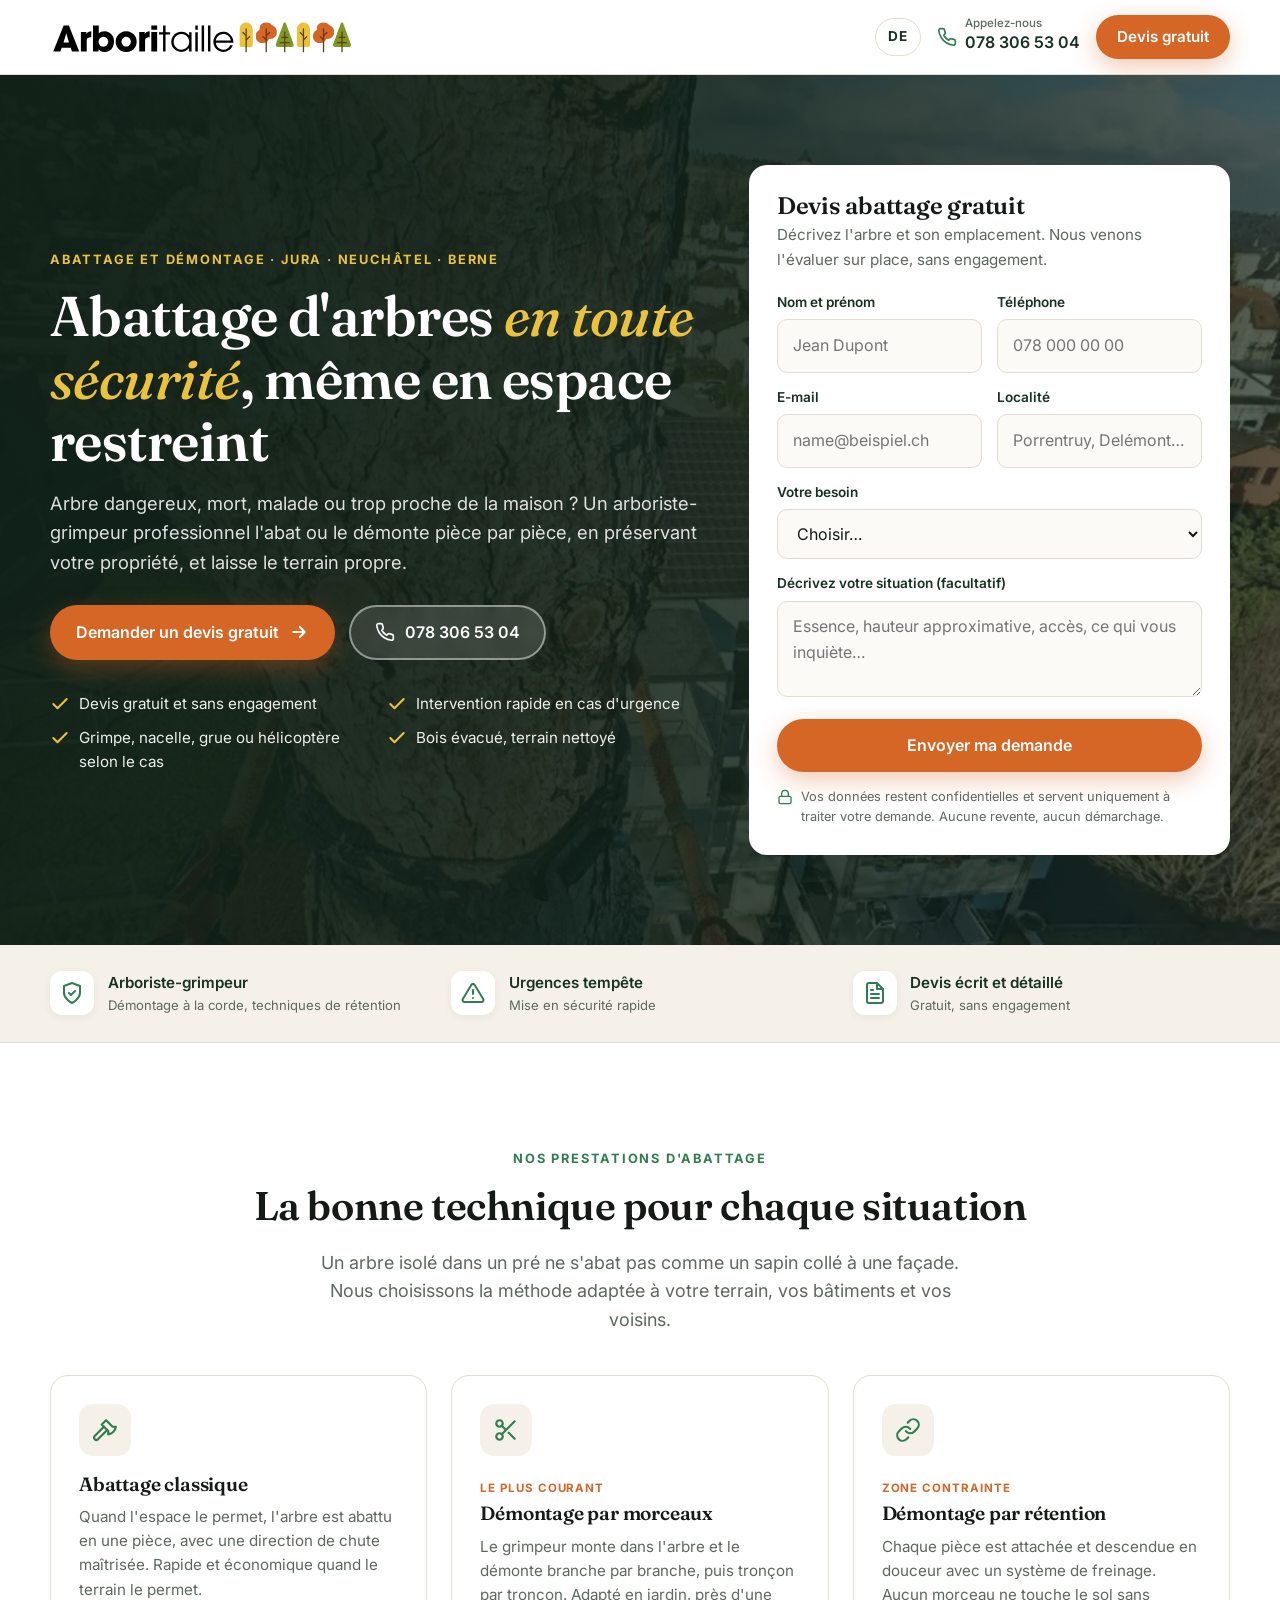
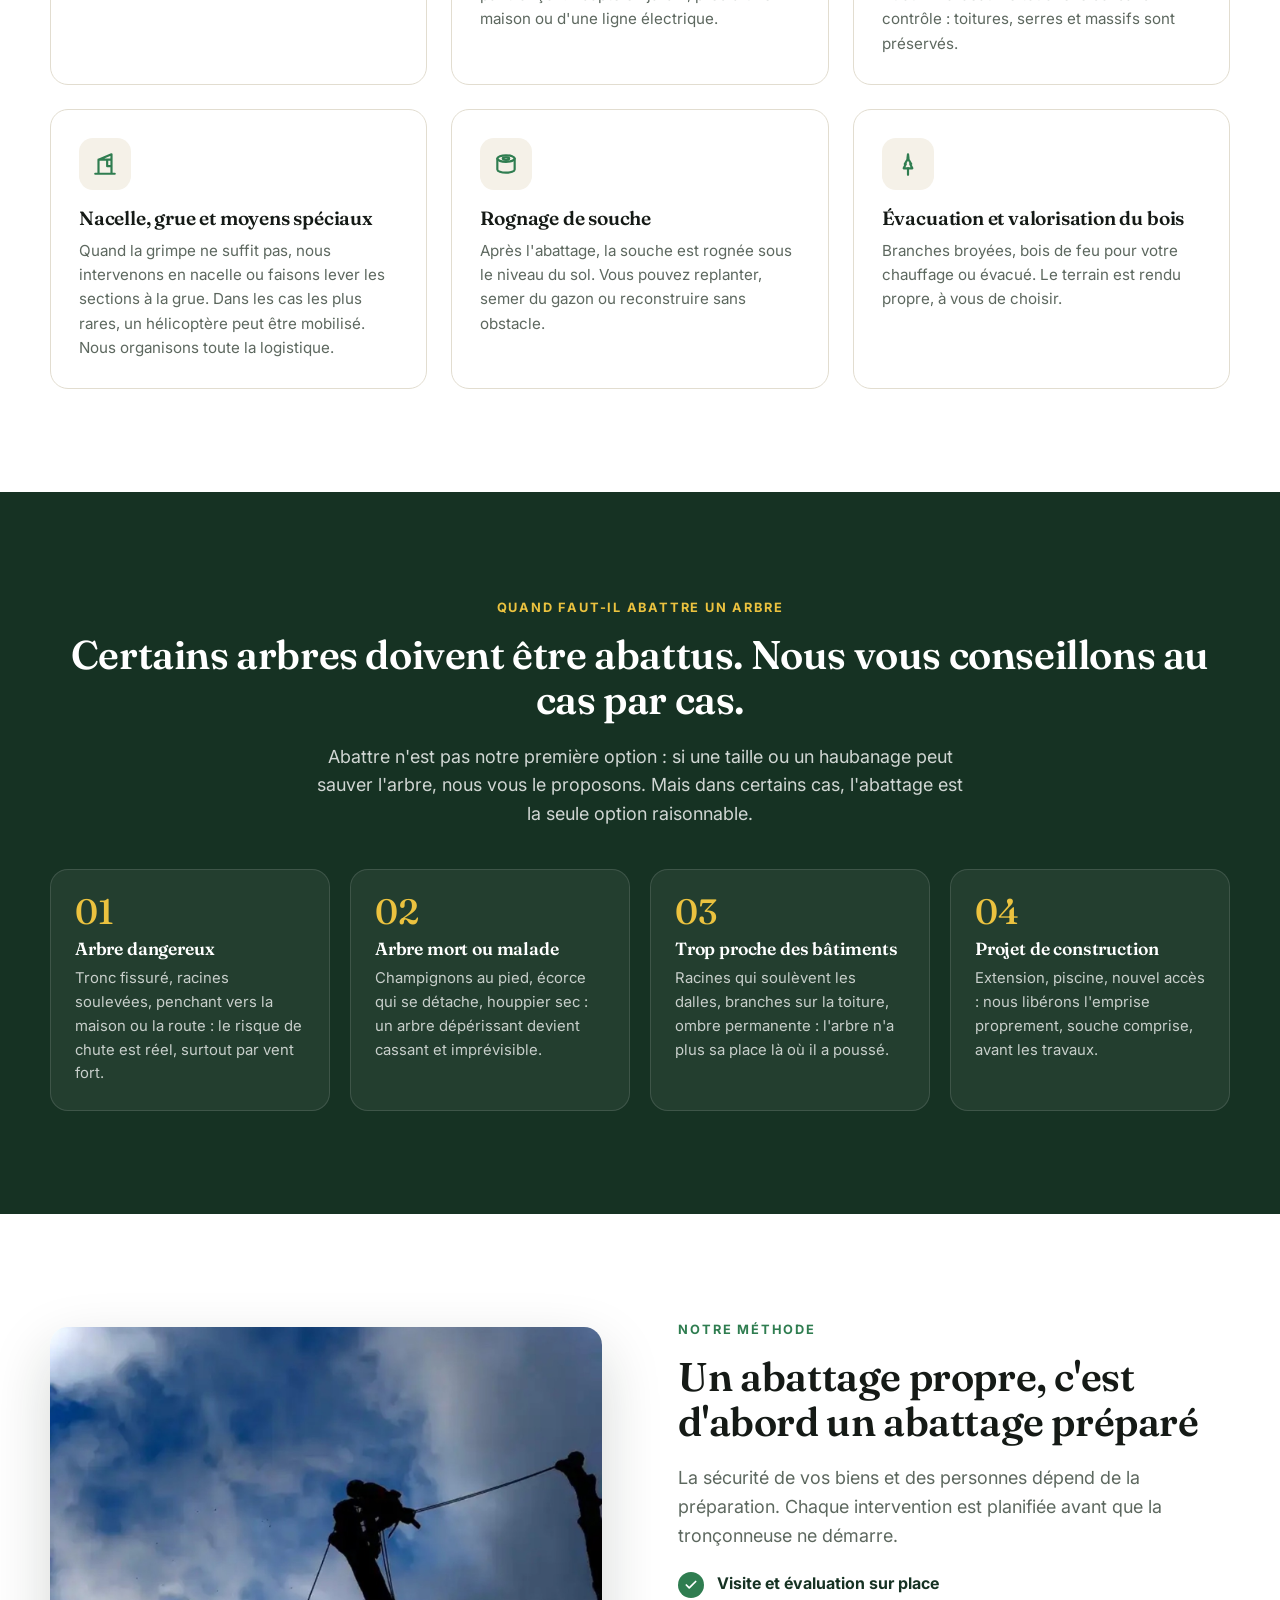
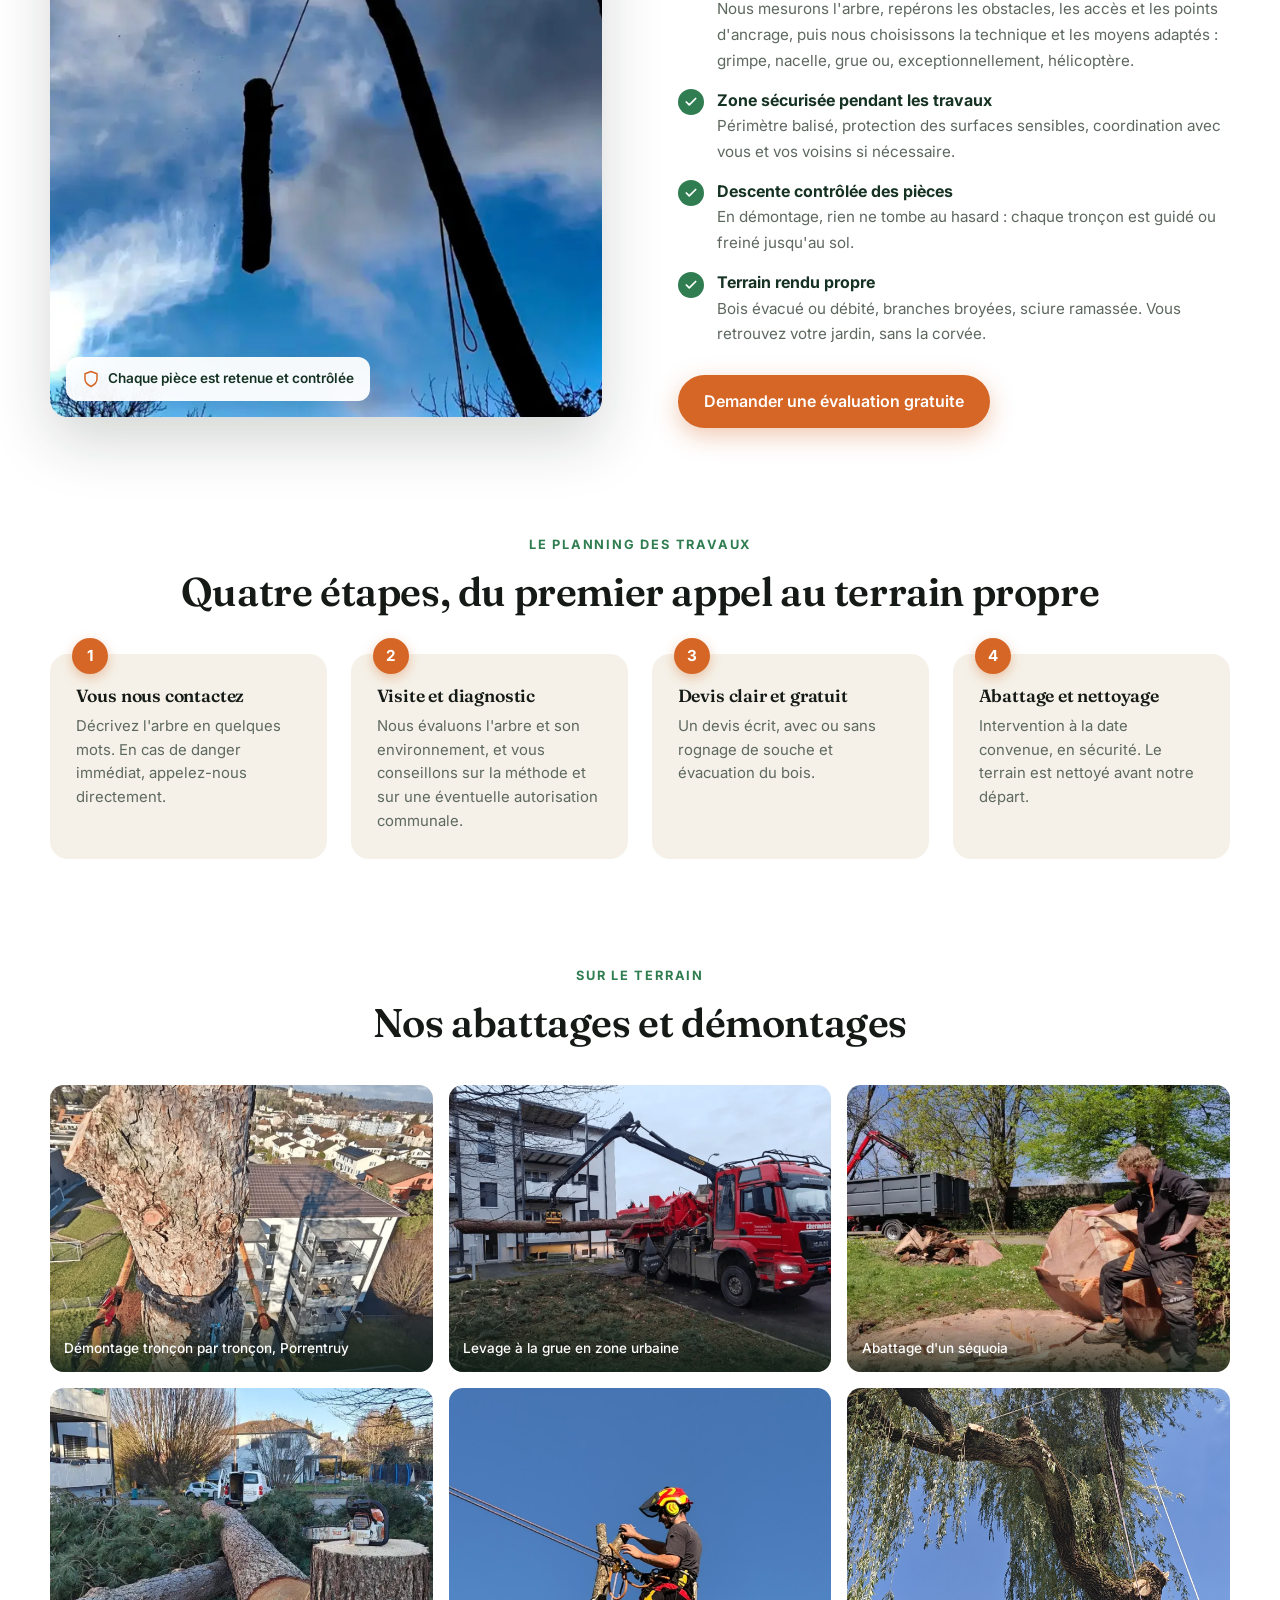
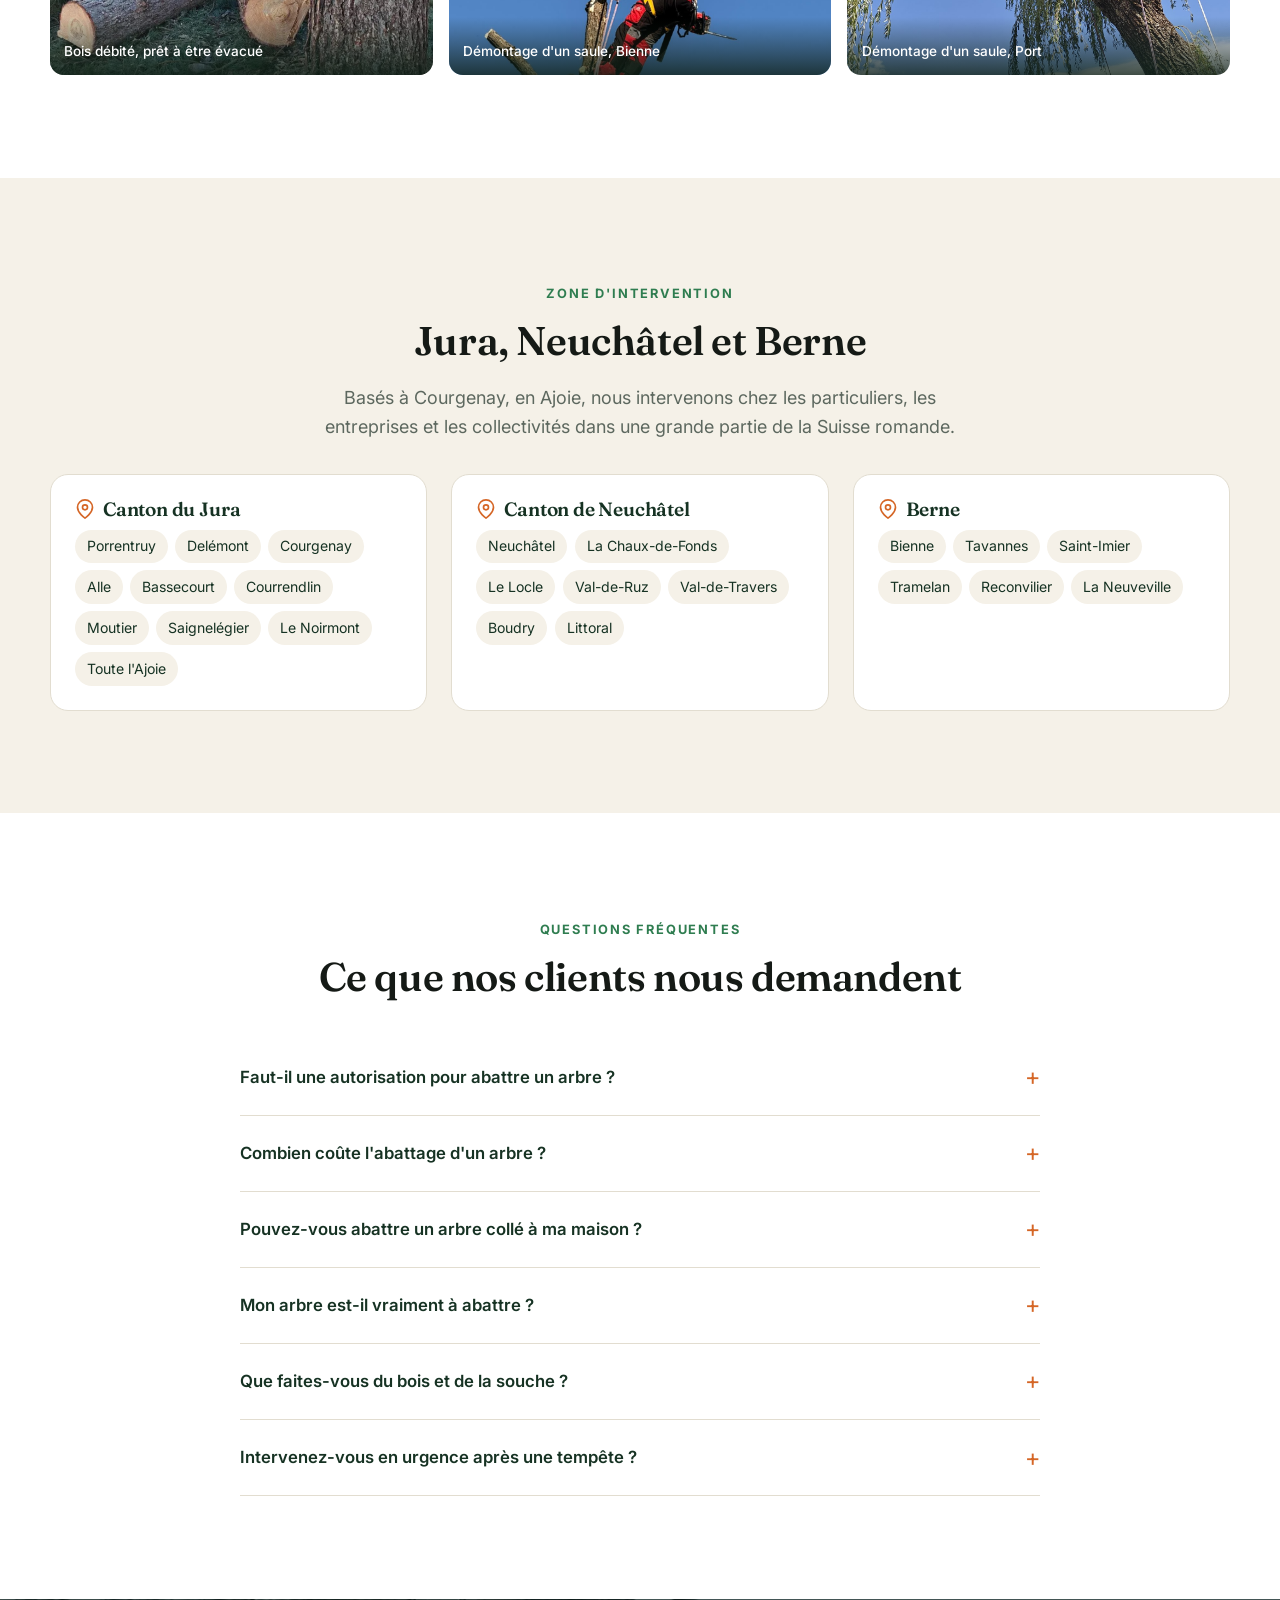
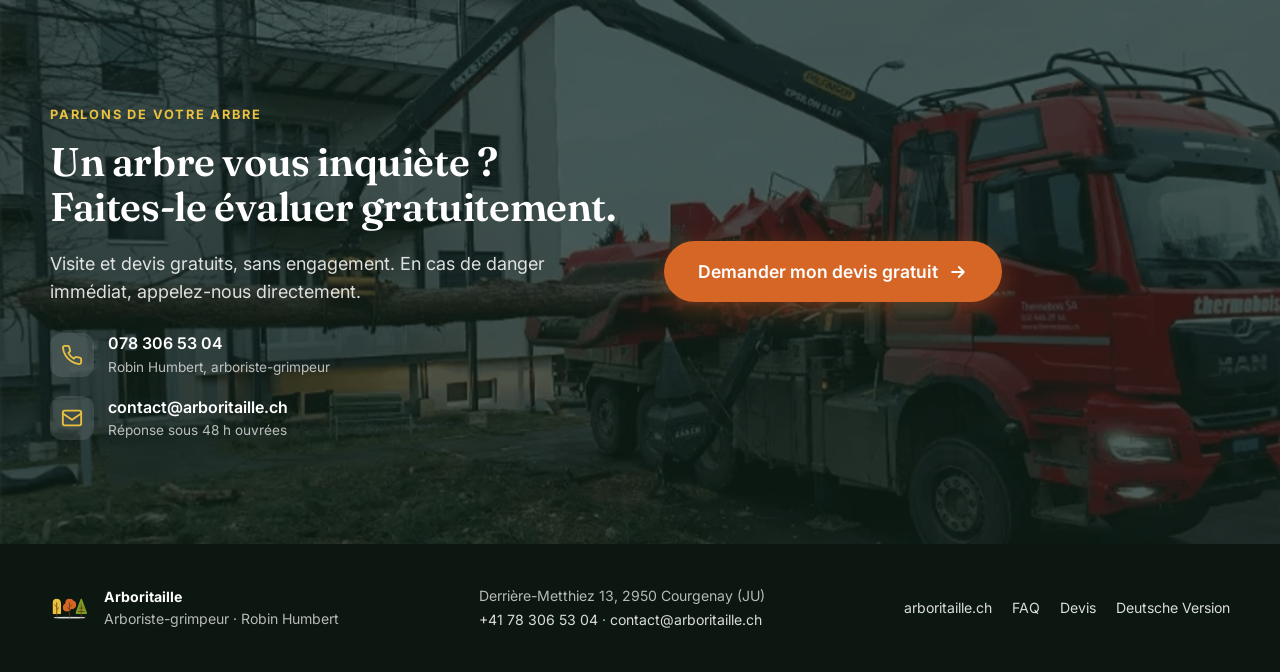
<file: abattage.html>
<!DOCTYPE html>
<html lang="fr-CH">
<head>
<meta charset="utf-8">
<meta name="viewport" content="width=device-width, initial-scale=1">
<title>Abattage et démontage d'arbres – Arboriste-grimpeur Jura, Neuchâtel, Berne | Arboritaille</title>
<meta name="description" content="Abattage, démontage et rognage de souche par un arboriste-grimpeur professionnel. Intervention sécurisée, même près des bâtiments. Devis gratuit dans le Jura, Neuchâtel et Berne.">
<meta name="robots" content="noindex, follow">
<link rel="alternate" hreflang="fr-CH" href="https://page.arboritaille.ch/abattage.html">
<link rel="alternate" hreflang="de-CH" href="https://page.arboritaille.ch/de/faellung.html">
<link rel="icon" href="img/logo-entreprise-icon-sans-fond.svg" type="image/svg+xml">
<link rel="preconnect" href="https://fonts.googleapis.com">
<link rel="preconnect" href="https://fonts.gstatic.com" crossorigin>
<link href="https://fonts.googleapis.com/css2?family=Fraunces:opsz,wght@9..144,500;9..144,600;9..144,700&family=Inter:wght@400;500;600;700&display=swap" rel="stylesheet">
<link rel="stylesheet" href="style.css">
<!-- Google Tag Manager -->
<script>(function(w,d,s,l,i){w[l]=w[l]||[];w[l].push({'gtm.start':new Date().getTime(),event:'gtm.js'});var f=d.getElementsByTagName(s)[0],j=d.createElement(s),dl=l!='dataLayer'?'&l='+l:'';j.async=true;j.src='https://www.googletagmanager.com/gtm.js?id='+i+dl;f.parentNode.insertBefore(j,f);})(window,document,'script','dataLayer','GTM-WMF2BV3S');</script>
<!-- End Google Tag Manager -->
</head>
<body>
<!-- Google Tag Manager (noscript) -->
<noscript><iframe src="https://www.googletagmanager.com/ns.html?id=GTM-WMF2BV3S" height="0" width="0" style="display:none;visibility:hidden"></iframe></noscript>
<!-- End Google Tag Manager (noscript) -->
<header class="header">
  <div class="wrap">
    <a class="logo" href="#top" aria-label="Arboritaille">
      <img src="img/logo-site-arboritaille-sans-ombre.svg" alt="Arboritaille" width="200" height="38">
    </a>
    <div class="header-cta">
      <a class="lang-switch" href="de/faellung.html" title="Deutsche Version" hreflang="de-CH">DE</a>
      <a class="header-phone" href="tel:+41783065304"><svg viewBox="0 0 24 24" fill="none" stroke="currentColor" stroke-width="2" stroke-linecap="round" stroke-linejoin="round"><path d="M22 16.92v3a2 2 0 0 1-2.18 2 19.8 19.8 0 0 1-8.63-3.07 19.5 19.5 0 0 1-6-6A19.8 19.8 0 0 1 2.12 4.18 2 2 0 0 1 4.11 2h3a2 2 0 0 1 2 1.72c.13.96.36 1.9.7 2.81a2 2 0 0 1-.45 2.11L8.09 9.91a16 16 0 0 0 6 6l1.27-1.27a2 2 0 0 1 2.11-.45c.91.34 1.85.57 2.81.7A2 2 0 0 1 22 16.92z"/></svg><span><small>Appelez-nous</small>078 306 53 04</span></a>
      <a class="btn btn-primary" href="#devis">Devis gratuit</a>
    </div>
  </div>
</header>

<main id="top">

<section class="hero">
  <img class="hero-bg" src="img/demontage_arbre_porrentruy.jpg" alt="" fetchpriority="high" style="object-position:55% 35%">
  <div class="wrap">
    <div>
      <span class="eyebrow" style="color:var(--yellow)">Abattage et démontage · Jura · Neuchâtel · Berne</span>
      <h1>Abattage d'arbres <em>en toute sécurité</em>, même en espace restreint</h1>
      <p class="lead">Arbre dangereux, mort, malade ou trop proche de la maison ? Un arboriste-grimpeur professionnel l'abat ou le démonte pièce par pièce, en préservant votre propriété, et laisse le terrain propre.</p>
      <div class="hero-actions">
        <a class="btn btn-primary" href="#devis">Demander un devis gratuit <svg viewBox="0 0 24 24" fill="none" stroke="currentColor" stroke-width="2.2" stroke-linecap="round" stroke-linejoin="round"><path d="M5 12h14M13 6l6 6-6 6"/></svg></a>
        <a class="btn btn-ghost" href="tel:+41783065304"><svg viewBox="0 0 24 24" fill="none" stroke="currentColor" stroke-width="2" stroke-linecap="round" stroke-linejoin="round"><path d="M22 16.92v3a2 2 0 0 1-2.18 2 19.8 19.8 0 0 1-8.63-3.07 19.5 19.5 0 0 1-6-6A19.8 19.8 0 0 1 2.12 4.18 2 2 0 0 1 4.11 2h3a2 2 0 0 1 2 1.72c.13.96.36 1.9.7 2.81a2 2 0 0 1-.45 2.11L8.09 9.91a16 16 0 0 0 6 6l1.27-1.27a2 2 0 0 1 2.11-.45c.91.34 1.85.57 2.81.7A2 2 0 0 1 22 16.92z"/></svg> 078 306 53 04</a>
      </div>
      
      <ul class="hero-points"><li><svg viewBox="0 0 24 24" fill="none" stroke="currentColor" stroke-width="2.5" stroke-linecap="round" stroke-linejoin="round"><path d="M20 6 9 17l-5-5"/></svg>Devis gratuit et sans engagement</li><li><svg viewBox="0 0 24 24" fill="none" stroke="currentColor" stroke-width="2.5" stroke-linecap="round" stroke-linejoin="round"><path d="M20 6 9 17l-5-5"/></svg>Intervention rapide en cas d'urgence</li><li><svg viewBox="0 0 24 24" fill="none" stroke="currentColor" stroke-width="2.5" stroke-linecap="round" stroke-linejoin="round"><path d="M20 6 9 17l-5-5"/></svg>Grimpe, nacelle, grue ou hélicoptère selon le cas</li><li><svg viewBox="0 0 24 24" fill="none" stroke="currentColor" stroke-width="2.5" stroke-linecap="round" stroke-linejoin="round"><path d="M20 6 9 17l-5-5"/></svg>Bois évacué, terrain nettoyé</li></ul>
    </div>
    <div class="form-card" id="devis">
      <h2>Devis abattage gratuit</h2>
      <p class="sub">Décrivez l'arbre et son emplacement. Nous venons l'évaluer sur place, sans engagement.</p>
      <form action="contact.php" method="POST" id="devisForm">
        <input type="hidden" name="Sujet" value="Nouvelle demande de devis – Abattage / démontage d'arbre">
        <input type="hidden" name="lp" value="abattage">
        <input type="hidden" name="lang" value="fr">
        <input type="hidden" name="Source" value="Landing page Google Ads – abattage">
        <input type="hidden" name="Langue du client" value="Français">
        <input type="text" name="_honey" class="honeypot" tabindex="-1" autocomplete="off">
        <div class="field-row">
          <div class="field"><label for="nom">Nom et prénom</label><input id="nom" name="Nom" type="text" required autocomplete="name" placeholder="Jean Dupont"></div>
          <div class="field"><label for="tel">Téléphone</label><input id="tel" name="Téléphone" type="tel" required autocomplete="tel" placeholder="078 000 00 00"></div>
        </div>
        <div class="field-row">
          <div class="field"><label for="email">E-mail</label><input id="email" name="Email" type="email" required autocomplete="email" placeholder="name@beispiel.ch"></div>
          <div class="field"><label for="localite">Localité</label><input id="localite" name="Localité" type="text" required autocomplete="address-level2" placeholder="Porrentruy, Delémont…"></div>
        </div>
        <div class="field"><label for="besoin">Votre besoin</label>
          <select id="besoin" name="Besoin" required><option value="" disabled selected>Choisir…</option><option>Abattage d'un arbre</option><option>Démontage d'un arbre en zone contrainte</option><option>Arbre dangereux / urgence après tempête</option><option>Arbre mort ou malade</option><option>Rognage de souche</option><option>Plusieurs arbres à abattre</option><option>Autre</option></select>
        </div>
        <div class="field"><label for="msg">Décrivez votre situation (facultatif)</label><textarea id="msg" name="Message" placeholder="Essence, hauteur approximative, accès, ce qui vous inquiète…"></textarea></div>
        <button class="btn btn-primary btn-block" type="submit">Envoyer ma demande</button>
        
        <p class="form-note"><svg viewBox="0 0 24 24" fill="none" stroke="currentColor" stroke-width="2" stroke-linecap="round" stroke-linejoin="round"><rect x="3" y="11" width="18" height="11" rx="2"/><path d="M7 11V7a5 5 0 0 1 10 0v4"/></svg> Vos données restent confidentielles et servent uniquement à traiter votre demande. Aucune revente, aucun démarchage.</p>
      </form>
    </div>
  </div>
</section>
<section class="trust"><div class="wrap"><div class="trust-item"><div class="ic"><svg viewBox="0 0 24 24" fill="none" stroke="currentColor" stroke-width="2" stroke-linecap="round" stroke-linejoin="round"><path d="M12 22s8-4 8-10V5l-8-3-8 3v7c0 6 8 10 8 10z"/><path d="m9 12 2 2 4-4"/></svg></div><div>Arboriste-grimpeur<small>Démontage à la corde, techniques de rétention</small></div></div><div class="trust-item"><div class="ic"><svg viewBox="0 0 24 24" fill="none" stroke="currentColor" stroke-width="2" stroke-linecap="round" stroke-linejoin="round"><path d="M10.3 3.9 1.8 18a2 2 0 0 0 1.7 3h17a2 2 0 0 0 1.7-3L13.7 3.9a2 2 0 0 0-3.4 0z"/><path d="M12 9v4M12 17h.01"/></svg></div><div>Urgences tempête<small>Mise en sécurité rapide</small></div></div><div class="trust-item"><div class="ic"><svg viewBox="0 0 24 24" fill="none" stroke="currentColor" stroke-width="2" stroke-linecap="round" stroke-linejoin="round"><path d="M14 2H6a2 2 0 0 0-2 2v16a2 2 0 0 0 2 2h12a2 2 0 0 0 2-2V8z"/><path d="M14 2v6h6M16 13H8M16 17H8M10 9H8"/></svg></div><div>Devis écrit et détaillé<small>Gratuit, sans engagement</small></div></div></div></section>
<section class="section" id="prestations"><div class="wrap">
  <div class="center"><span class="eyebrow">Nos prestations d'abattage</span><h2>La bonne technique pour chaque situation</h2><p class="lead">Un arbre isolé dans un pré ne s'abat pas comme un sapin collé à une façade. Nous choisissons la méthode adaptée à votre terrain, vos bâtiments et vos voisins.</p></div>
  <div class="services-grid"><div class="card"><div class="ic"><svg viewBox="0 0 24 24" fill="none" stroke="currentColor" stroke-width="2" stroke-linecap="round" stroke-linejoin="round"><path d="m14 12-8.5 8.5a2.12 2.12 0 1 1-3-3L11 9"/><path d="M15 13 9 7l4-4 6 6h3a8 8 0 0 1-7 7z"/></svg></div><h3>Abattage classique</h3><p>Quand l'espace le permet, l'arbre est abattu en une pièce, avec une direction de chute maîtrisée. Rapide et économique quand le terrain le permet.</p></div><div class="card"><div class="ic"><svg viewBox="0 0 24 24" fill="none" stroke="currentColor" stroke-width="2" stroke-linecap="round" stroke-linejoin="round"><circle cx="6" cy="6" r="3"/><circle cx="6" cy="18" r="3"/><path d="M20 4 8.12 15.88M14.47 14.48 20 20M8.12 8.12 12 12"/></svg></div><span class="card-tag">Le plus courant</span><h3>Démontage par morceaux</h3><p>Le grimpeur monte dans l'arbre et le démonte branche par branche, puis tronçon par tronçon. Adapté en jardin, près d'une maison ou d'une ligne électrique.</p></div><div class="card"><div class="ic"><svg viewBox="0 0 24 24" fill="none" stroke="currentColor" stroke-width="2" stroke-linecap="round" stroke-linejoin="round"><path d="M10 13a5 5 0 0 0 7.54.54l3-3a5 5 0 0 0-7.07-7.07l-1.72 1.71"/><path d="M14 11a5 5 0 0 0-7.54-.54l-3 3a5 5 0 0 0 7.07 7.07l1.71-1.71"/></svg></div><span class="card-tag">Zone contrainte</span><h3>Démontage par rétention</h3><p>Chaque pièce est attachée et descendue en douceur avec un système de freinage. Aucun morceau ne touche le sol sans contrôle : toitures, serres et massifs sont préservés.</p></div><div class="card"><div class="ic"><svg viewBox="0 0 24 24" fill="none" stroke="currentColor" stroke-width="2" stroke-linecap="round" stroke-linejoin="round"><path d="M3 21h18M6 21V8l12-5v18M6 8h12M14 8v6M14 14h3"/></svg></div><h3>Nacelle, grue et moyens spéciaux</h3><p>Quand la grimpe ne suffit pas, nous intervenons en nacelle ou faisons lever les sections à la grue. Dans les cas les plus rares, un hélicoptère peut être mobilisé. Nous organisons toute la logistique.</p></div><div class="card"><div class="ic"><svg viewBox="0 0 24 24" fill="none" stroke="currentColor" stroke-width="2" stroke-linecap="round" stroke-linejoin="round"><ellipse cx="12" cy="7" rx="8" ry="3"/><path d="M4 7v10c0 1.7 3.6 3 8 3s8-1.3 8-3V7"/><ellipse cx="12" cy="7" rx="3" ry="1.2"/></svg></div><h3>Rognage de souche</h3><p>Après l'abattage, la souche est rognée sous le niveau du sol. Vous pouvez replanter, semer du gazon ou reconstruire sans obstacle.</p></div><div class="card"><div class="ic"><svg viewBox="0 0 24 24" fill="none" stroke="currentColor" stroke-width="2" stroke-linecap="round" stroke-linejoin="round"><path d="M12 22v-6"/><path d="M8 16h8l-2-4h1l-3-5h.5L12 3l-.5 4H12l-3 5h1l-2 4z"/></svg></div><h3>Évacuation et valorisation du bois</h3><p>Branches broyées, bois de feu pour votre chauffage ou évacué. Le terrain est rendu propre, à vous de choisir.</p></div></div>
</div></section>
<section class="section why"><div class="wrap">
  <div class="center"><span class="eyebrow">Quand faut-il abattre un arbre</span><h2>Certains arbres doivent être abattus. Nous vous conseillons au cas par cas.</h2><p class="lead">Abattre n'est pas notre première option : si une taille ou un haubanage peut sauver l'arbre, nous vous le proposons. Mais dans certains cas, l'abattage est la seule option raisonnable.</p></div>
  <div class="why-grid"><div class="why-item"><div class="num">01</div><h3>Arbre dangereux</h3><p>Tronc fissuré, racines soulevées, penchant vers la maison ou la route : le risque de chute est réel, surtout par vent fort.</p></div><div class="why-item"><div class="num">02</div><h3>Arbre mort ou malade</h3><p>Champignons au pied, écorce qui se détache, houppier sec : un arbre dépérissant devient cassant et imprévisible.</p></div><div class="why-item"><div class="num">03</div><h3>Trop proche des bâtiments</h3><p>Racines qui soulèvent les dalles, branches sur la toiture, ombre permanente : l'arbre n'a plus sa place là où il a poussé.</p></div><div class="why-item"><div class="num">04</div><h3>Projet de construction</h3><p>Extension, piscine, nouvel accès : nous libérons l'emprise proprement, souche comprise, avant les travaux.</p></div></div>
</div></section>
<section class="section"><div class="wrap split">
  <div class="split-img"><img src="img/demontage_d-arbre_retention.jpg" alt="Démontage d'arbre par rétention, tronçon retenu par cordes" loading="lazy"><div class="badge"><svg viewBox="0 0 24 24" fill="none" stroke="currentColor" stroke-width="2" stroke-linecap="round" stroke-linejoin="round"><path d="M12 22s8-4 8-10V5l-8-3-8 3v7c0 6 8 10 8 10z"/></svg> Chaque pièce est retenue et contrôlée</div></div>
  <div><span class="eyebrow">Notre méthode</span><h2>Un abattage propre, c'est d'abord un abattage préparé</h2><p class="lead">La sécurité de vos biens et des personnes dépend de la préparation. Chaque intervention est planifiée avant que la tronçonneuse ne démarre.</p>
    <ul class="check-list"><li><span class="ck"><svg viewBox="0 0 24 24" fill="none" stroke="currentColor" stroke-width="3" stroke-linecap="round" stroke-linejoin="round"><path d="M20 6 9 17l-5-5"/></svg></span><div><strong>Visite et évaluation sur place</strong><span>Nous mesurons l'arbre, repérons les obstacles, les accès et les points d'ancrage, puis nous choisissons la technique et les moyens adaptés : grimpe, nacelle, grue ou, exceptionnellement, hélicoptère.</span></div></li><li><span class="ck"><svg viewBox="0 0 24 24" fill="none" stroke="currentColor" stroke-width="3" stroke-linecap="round" stroke-linejoin="round"><path d="M20 6 9 17l-5-5"/></svg></span><div><strong>Zone sécurisée pendant les travaux</strong><span>Périmètre balisé, protection des surfaces sensibles, coordination avec vous et vos voisins si nécessaire.</span></div></li><li><span class="ck"><svg viewBox="0 0 24 24" fill="none" stroke="currentColor" stroke-width="3" stroke-linecap="round" stroke-linejoin="round"><path d="M20 6 9 17l-5-5"/></svg></span><div><strong>Descente contrôlée des pièces</strong><span>En démontage, rien ne tombe au hasard : chaque tronçon est guidé ou freiné jusqu'au sol.</span></div></li><li><span class="ck"><svg viewBox="0 0 24 24" fill="none" stroke="currentColor" stroke-width="3" stroke-linecap="round" stroke-linejoin="round"><path d="M20 6 9 17l-5-5"/></svg></span><div><strong>Terrain rendu propre</strong><span>Bois évacué ou débité, branches broyées, sciure ramassée. Vous retrouvez votre jardin, sans la corvée.</span></div></li></ul>
    <a class="btn btn-primary" href="#devis">Demander une évaluation gratuite</a>
  </div>
</div></section>
<section class="section" style="padding-top:0"><div class="wrap">
  <div class="center"><span class="eyebrow">Le planning des travaux</span><h2>Quatre étapes, du premier appel au terrain propre</h2></div>
  <div class="steps"><div class="step"><h3>Vous nous contactez</h3><p>Décrivez l'arbre en quelques mots. En cas de danger immédiat, appelez-nous directement.</p></div><div class="step"><h3>Visite et diagnostic</h3><p>Nous évaluons l'arbre et son environnement, et vous conseillons sur la méthode et sur une éventuelle autorisation communale.</p></div><div class="step"><h3>Devis clair et gratuit</h3><p>Un devis écrit, avec ou sans rognage de souche et évacuation du bois.</p></div><div class="step"><h3>Abattage et nettoyage</h3><p>Intervention à la date convenue, en sécurité. Le terrain est nettoyé avant notre départ.</p></div></div>
</div></section>
<section class="section" style="padding-top:0"><div class="wrap">
  <div class="center"><span class="eyebrow">Sur le terrain</span><h2>Nos abattages et démontages</h2></div>
  <div class="gallery"><figure><img src="img/demontage_arbre_porrentruy.jpg" alt="Démontage d'un grand arbre à Porrentruy" loading="lazy"><figcaption>Démontage tronçon par tronçon, Porrentruy</figcaption></figure><figure><img src="img/abattage_arbre_porrentruy-6.jpg" alt="Grue et camion lors d'un abattage" loading="lazy"><figcaption>Levage à la grue en zone urbaine</figcaption></figure><figure><img src="img/abattage_sequoia.jpg" alt="Souche d'un séquoia abattu" loading="lazy"><figcaption>Abattage d'un séquoia</figcaption></figure><figure><img src="img/abattage_arbre_porrentruy-3.jpg" alt="Tronc débité après abattage" loading="lazy"><figcaption>Bois débité, prêt à être évacué</figcaption></figure><figure><img src="img/demontage_saule_bienne.jpg" alt="Arboriste-grimpeur démontant un saule à Bienne" loading="lazy"><figcaption>Démontage d'un saule, Bienne</figcaption></figure><figure><img src="img/demontage_saule_port.jpg" alt="Démontage d'un saule avec cordes de rétention à Port" loading="lazy"><figcaption>Démontage d'un saule, Port</figcaption></figure></div>
</div></section>
<section class="section zone" id="zone"><div class="wrap">
  <div class="center"><span class="eyebrow">Zone d'intervention</span><h2>Jura, Neuchâtel et Berne</h2><p class="lead">Basés à Courgenay, en Ajoie, nous intervenons chez les particuliers, les entreprises et les collectivités dans une grande partie de la Suisse romande.</p></div>
  <div class="zone-grid"><div class="zone-col"><h3><svg viewBox="0 0 24 24" fill="none" stroke="currentColor" stroke-width="2" stroke-linecap="round" stroke-linejoin="round"><path d="M21 10c0 7-9 13-9 13s-9-6-9-13a9 9 0 0 1 18 0z"/><circle cx="12" cy="10" r="3"/></svg>Canton du Jura</h3><ul><li>Porrentruy</li><li>Delémont</li><li>Courgenay</li><li>Alle</li><li>Bassecourt</li><li>Courrendlin</li><li>Moutier</li><li>Saignelégier</li><li>Le Noirmont</li><li>Toute l'Ajoie</li></ul></div><div class="zone-col"><h3><svg viewBox="0 0 24 24" fill="none" stroke="currentColor" stroke-width="2" stroke-linecap="round" stroke-linejoin="round"><path d="M21 10c0 7-9 13-9 13s-9-6-9-13a9 9 0 0 1 18 0z"/><circle cx="12" cy="10" r="3"/></svg>Canton de Neuchâtel</h3><ul><li>Neuchâtel</li><li>La Chaux-de-Fonds</li><li>Le Locle</li><li>Val-de-Ruz</li><li>Val-de-Travers</li><li>Boudry</li><li>Littoral</li></ul></div><div class="zone-col"><h3><svg viewBox="0 0 24 24" fill="none" stroke="currentColor" stroke-width="2" stroke-linecap="round" stroke-linejoin="round"><path d="M21 10c0 7-9 13-9 13s-9-6-9-13a9 9 0 0 1 18 0z"/><circle cx="12" cy="10" r="3"/></svg>Berne</h3><ul><li>Bienne</li><li>Tavannes</li><li>Saint-Imier</li><li>Tramelan</li><li>Reconvilier</li><li>La Neuveville</li></ul></div></div>
</div></section>
<section class="section" id="faq"><div class="wrap">
  <div class="center"><span class="eyebrow">Questions fréquentes</span><h2>Ce que nos clients nous demandent</h2></div>
  <div class="faq"><details><summary>Faut-il une autorisation pour abattre un arbre ?</summary><p>Dans de nombreuses communes du Jura, de Neuchâtel et de Berne, l'abattage d'un arbre peut être soumis à autorisation, selon son essence, sa taille ou sa situation (zone protégée, alignement, arbre remarquable). Nous vous indiquons la démarche à suivre auprès de votre commune et pouvons vous fournir les éléments techniques nécessaires.</p></details><details><summary>Combien coûte l'abattage d'un arbre ?</summary><p>Le prix dépend de la hauteur et du diamètre de l'arbre, de son accessibilité, de la technique nécessaire (abattage direct, démontage, rétention, grue) et de l'évacuation du bois. Un démontage en zone contrainte demande plus de temps qu'un abattage en plein champ. Nous établissons un devis précis et gratuit après visite.</p></details><details><summary>Pouvez-vous abattre un arbre collé à ma maison ?</summary><p>Oui, c'est justement le cœur de notre métier. Par démontage à la corde et rétention, chaque pièce est descendue de manière contrôlée, sans toucher la toiture, la façade ou les aménagements.</p></details><details><summary>Mon arbre est-il vraiment à abattre ?</summary><p>Pas forcément. Lors de la visite, nous examinons l'arbre avec attention. Si une taille de sécurité, un allègement ou un haubanage suffit à le conserver sans risque, nous vous le proposons en priorité.</p></details><details><summary>Que faites-vous du bois et de la souche ?</summary><p>Selon le devis, le bois est débité en bûches pour votre chauffage, broyé ou évacué. La souche peut être laissée, coupée au ras du sol ou rognée pour permettre une replantation ou un engazonnement.</p></details><details><summary>Intervenez-vous en urgence après une tempête ?</summary><p>Oui. Un arbre tombé sur un toit, une branche cassée qui menace de chuter ou un sujet déraciné : appelez-nous, nous intervenons au plus vite pour sécuriser les lieux.</p></details></div>
</div></section>
<section class="section cta">
  <img class="cta-bg" src="img/abattage_arbre_porrentruy-6.jpg" alt="" loading="lazy">
  <div class="wrap">
    <div>
      <span class="eyebrow" style="color:var(--yellow)">Parlons de votre arbre</span>
      <h2>Un arbre vous inquiète ? Faites-le évaluer gratuitement.</h2>
      <p class="lead">Visite et devis gratuits, sans engagement. En cas de danger immédiat, appelez-nous directement.</p>
      <div class="cta-contact">
        <a href="tel:+41783065304"><span class="ic"><svg viewBox="0 0 24 24" fill="none" stroke="currentColor" stroke-width="2" stroke-linecap="round" stroke-linejoin="round"><path d="M22 16.92v3a2 2 0 0 1-2.18 2 19.8 19.8 0 0 1-8.63-3.07 19.5 19.5 0 0 1-6-6A19.8 19.8 0 0 1 2.12 4.18 2 2 0 0 1 4.11 2h3a2 2 0 0 1 2 1.72c.13.96.36 1.9.7 2.81a2 2 0 0 1-.45 2.11L8.09 9.91a16 16 0 0 0 6 6l1.27-1.27a2 2 0 0 1 2.11-.45c.91.34 1.85.57 2.81.7A2 2 0 0 1 22 16.92z"/></svg></span><span>078 306 53 04<small>Robin Humbert, arboriste-grimpeur</small></span></a>
        <a href="mailto:contact@arboritaille.ch"><span class="ic"><svg viewBox="0 0 24 24" fill="none" stroke="currentColor" stroke-width="2" stroke-linecap="round" stroke-linejoin="round"><rect x="2" y="4" width="20" height="16" rx="2"/><path d="m22 7-10 7L2 7"/></svg></span><span>contact@arboritaille.ch<small>Réponse sous 48 h ouvrées</small></span></a>
      </div>
    </div>
    <div><a class="btn btn-primary" href="#devis" style="font-size:1.1rem;padding:1.1rem 2rem">Demander mon devis gratuit <svg viewBox="0 0 24 24" fill="none" stroke="currentColor" stroke-width="2.2" stroke-linecap="round" stroke-linejoin="round"><path d="M5 12h14M13 6l6 6-6 6"/></svg></a></div>
  </div>
</section>

</main>
<footer class="footer">
  <div class="wrap">
    <div class="footer-brand">
      <img src="img/logo-entreprise-icon-sans-fond.svg" alt="" width="40" height="40">
      <div><strong>Arboritaille</strong>Arboriste-grimpeur · Robin Humbert</div>
    </div>
    <address>
      Derrière-Metthiez 13, 2950 Courgenay (JU)<br>
      <a href="tel:+41783065304">+41 78 306 53 04</a> · <a href="mailto:contact@arboritaille.ch">contact@arboritaille.ch</a>
    </address>
    <div class="footer-links">
      <a href="https://arboritaille.ch" rel="noopener">arboritaille.ch</a>
      <a href="#faq">FAQ</a>
      <a href="#devis">Devis</a>
      <a href="de/faellung.html">Deutsche Version</a>
    </div>
  </div>
</footer>


<div class="callbar">
  <a class="btn btn-outline" href="tel:+41783065304"><svg viewBox="0 0 24 24" fill="none" stroke="currentColor" stroke-width="2" stroke-linecap="round" stroke-linejoin="round"><path d="M22 16.92v3a2 2 0 0 1-2.18 2 19.8 19.8 0 0 1-8.63-3.07 19.5 19.5 0 0 1-6-6A19.8 19.8 0 0 1 2.12 4.18 2 2 0 0 1 4.11 2h3a2 2 0 0 1 2 1.72c.13.96.36 1.9.7 2.81a2 2 0 0 1-.45 2.11L8.09 9.91a16 16 0 0 0 6 6l1.27-1.27a2 2 0 0 1 2.11-.45c.91.34 1.85.57 2.81.7A2 2 0 0 1 22 16.92z"/></svg> Appeler</a>
  <a class="btn btn-primary" href="#devis">Devis gratuit</a>
</div>

</body>
</html>
</file>
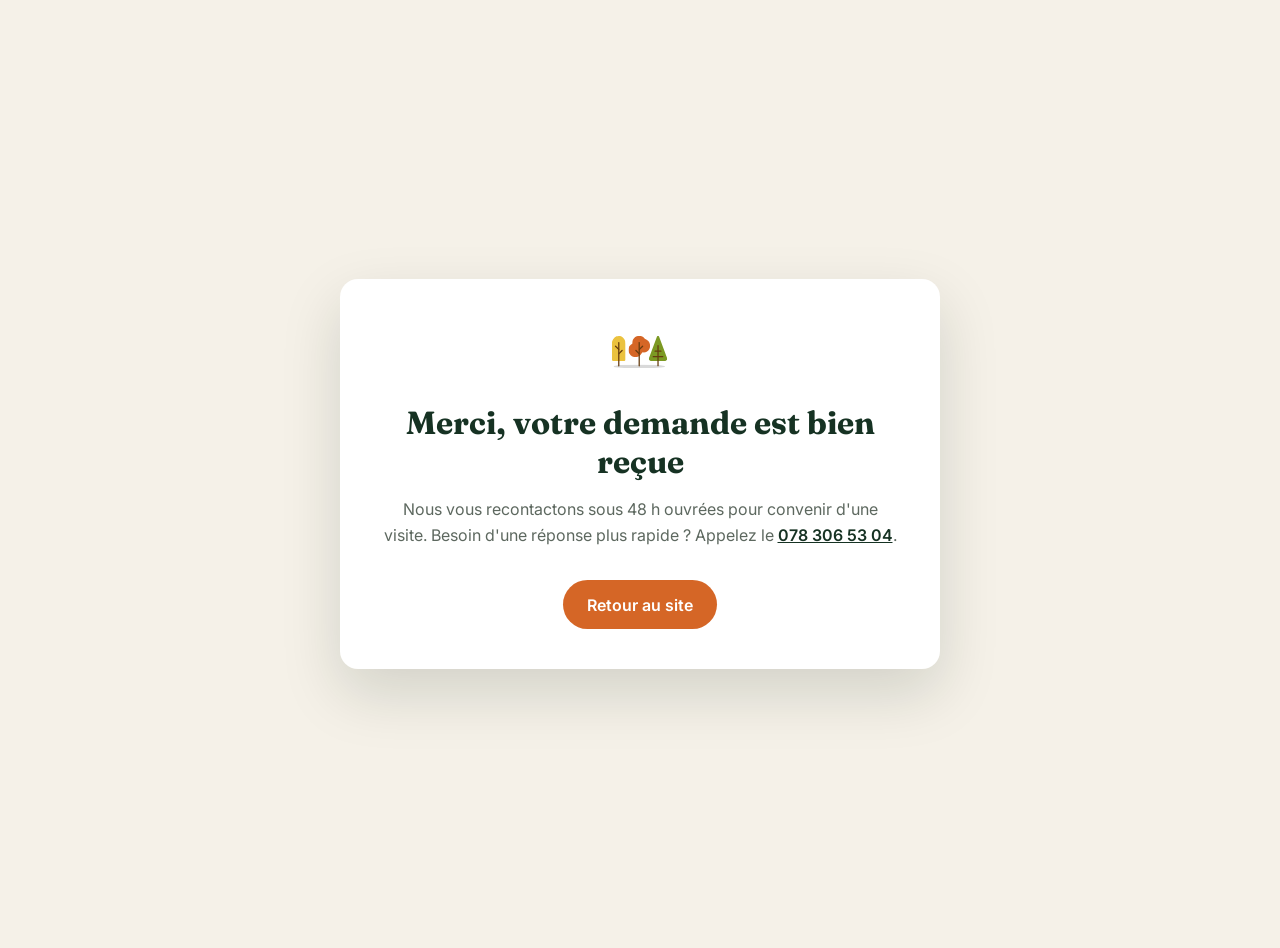
<file: merci.html>
<!DOCTYPE html>
<html lang="fr-CH">
<head>
<meta charset="utf-8">
<meta name="viewport" content="width=device-width, initial-scale=1">
<title>Merci – Demande envoyée | Arboritaille</title>
<meta name="robots" content="noindex, nofollow">
<link rel="icon" href="img/logo-entreprise-icon-sans-fond.svg" type="image/svg+xml">
<link href="https://fonts.googleapis.com/css2?family=Fraunces:opsz,wght@9..144,600&family=Inter:wght@400;600&display=swap" rel="stylesheet">
<!-- Google Tag Manager -->
<script>(function(w,d,s,l,i){w[l]=w[l]||[];w[l].push({'gtm.start':new Date().getTime(),event:'gtm.js'});var f=d.getElementsByTagName(s)[0],j=d.createElement(s),dl=l!='dataLayer'?'&l='+l:'';j.async=true;j.src='https://www.googletagmanager.com/gtm.js?id='+i+dl;f.parentNode.insertBefore(j,f);})(window,document,'script','dataLayer','GTM-WMF2BV3S');</script>
<!-- End Google Tag Manager -->
<style>
body{margin:0;font-family:"Inter",system-ui,sans-serif;background:#f5f1e8;color:#151a16;min-height:100vh;display:grid;place-items:center;padding:1.5rem}
.box{background:#fff;border-radius:18px;padding:2.5rem;max-width:520px;text-align:center;box-shadow:0 24px 60px rgba(15,32,23,.15)}
.box img{height:64px;margin:0 auto 1rem}
h1{font-family:"Fraunces",Georgia,serif;font-size:2rem;margin:0 0 .5rem;color:#163223}
p{color:#5d685f;line-height:1.6}
.btn{display:inline-block;margin-top:1rem;padding:.9rem 1.5rem;border-radius:999px;background:#d56626;color:#fff;font-weight:600;text-decoration:none}
a.tel{color:#163223;font-weight:600}
</style>
</head>
<body>
<!-- Google Tag Manager (noscript) -->
<noscript><iframe src="https://www.googletagmanager.com/ns.html?id=GTM-WMF2BV3S" height="0" width="0" style="display:none;visibility:hidden"></iframe></noscript>
<!-- End Google Tag Manager (noscript) -->
<div class="box">
  <img src="img/logo-entreprise-icon-sans-fond.svg" alt="Arboritaille">
  <h1>Merci, votre demande est bien reçue</h1>
  <p>Nous vous recontactons sous 48 h ouvrées pour convenir d'une visite. Besoin d'une réponse plus rapide ? Appelez le <a class="tel" href="tel:+41783065304">078 306 53 04</a>.</p>
  <a class="btn" href="index.html">Retour au site</a>
</div>
</body>
</html>
</file>
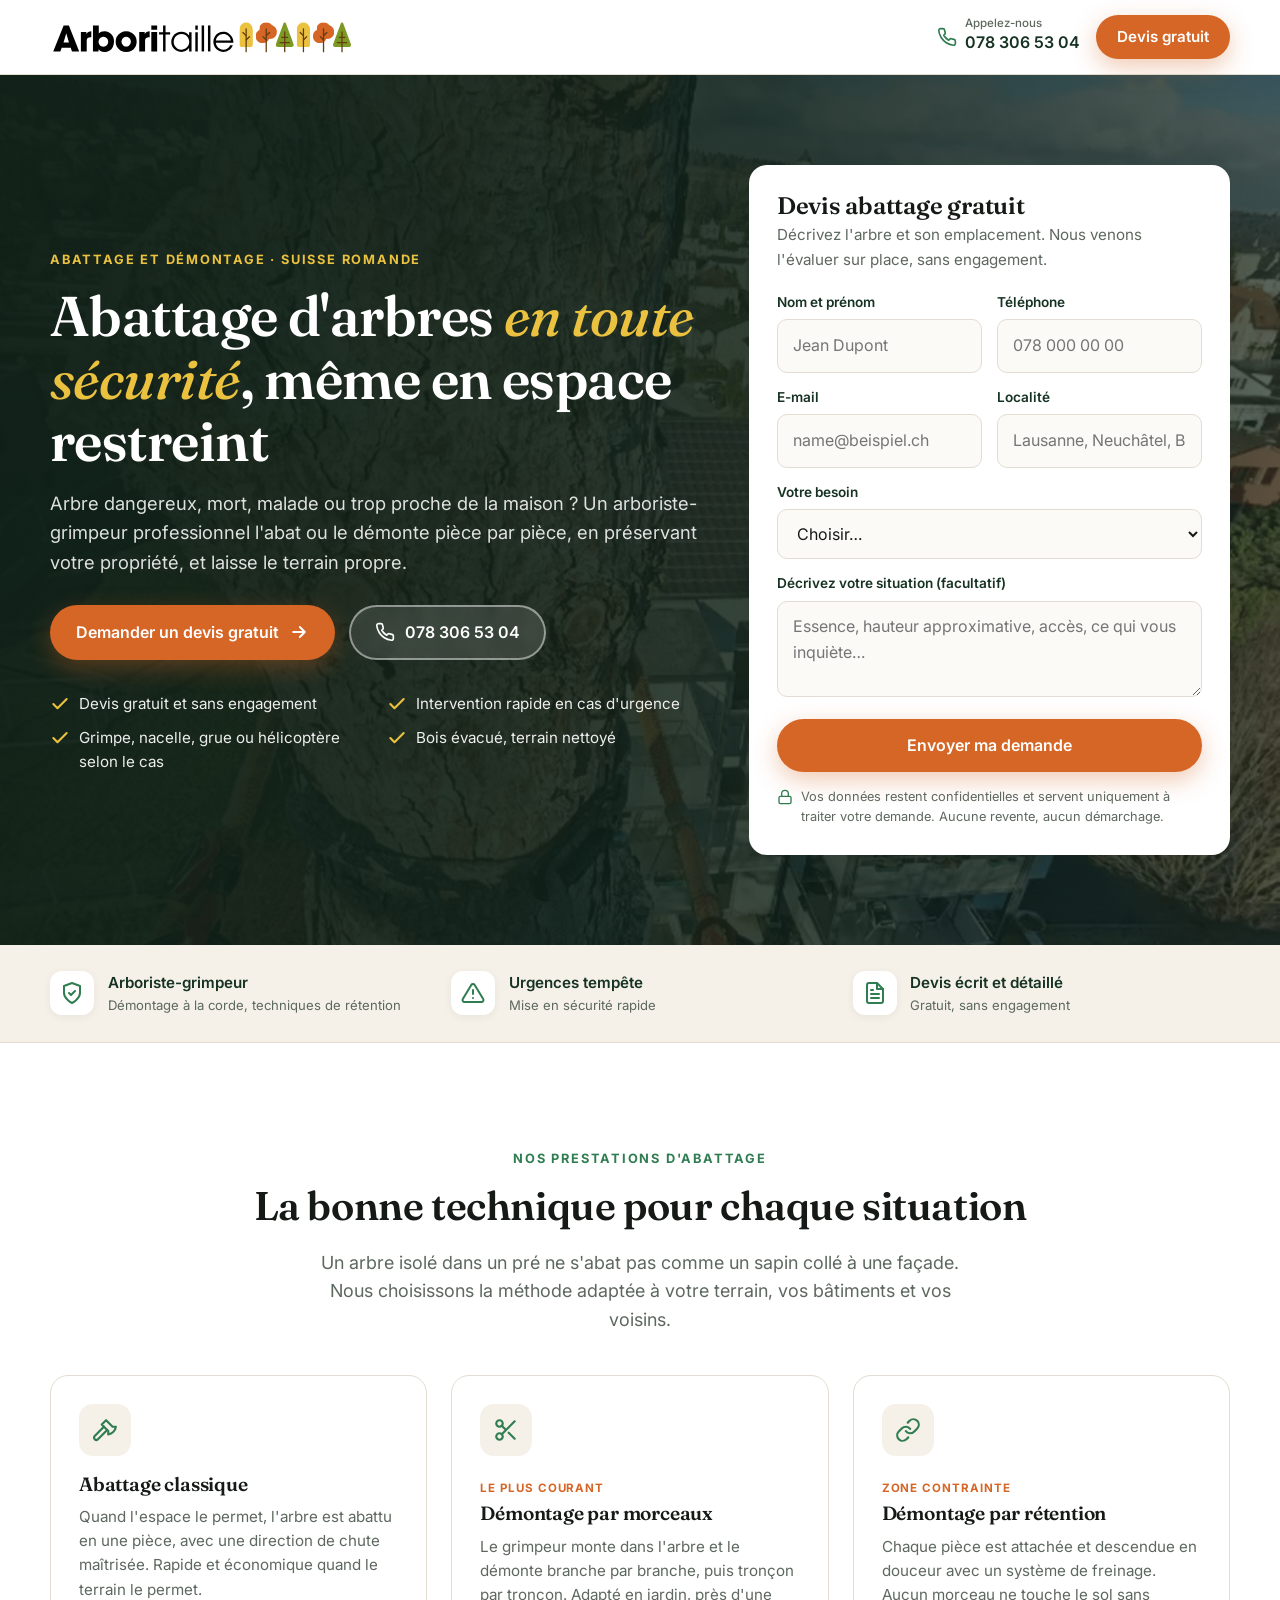
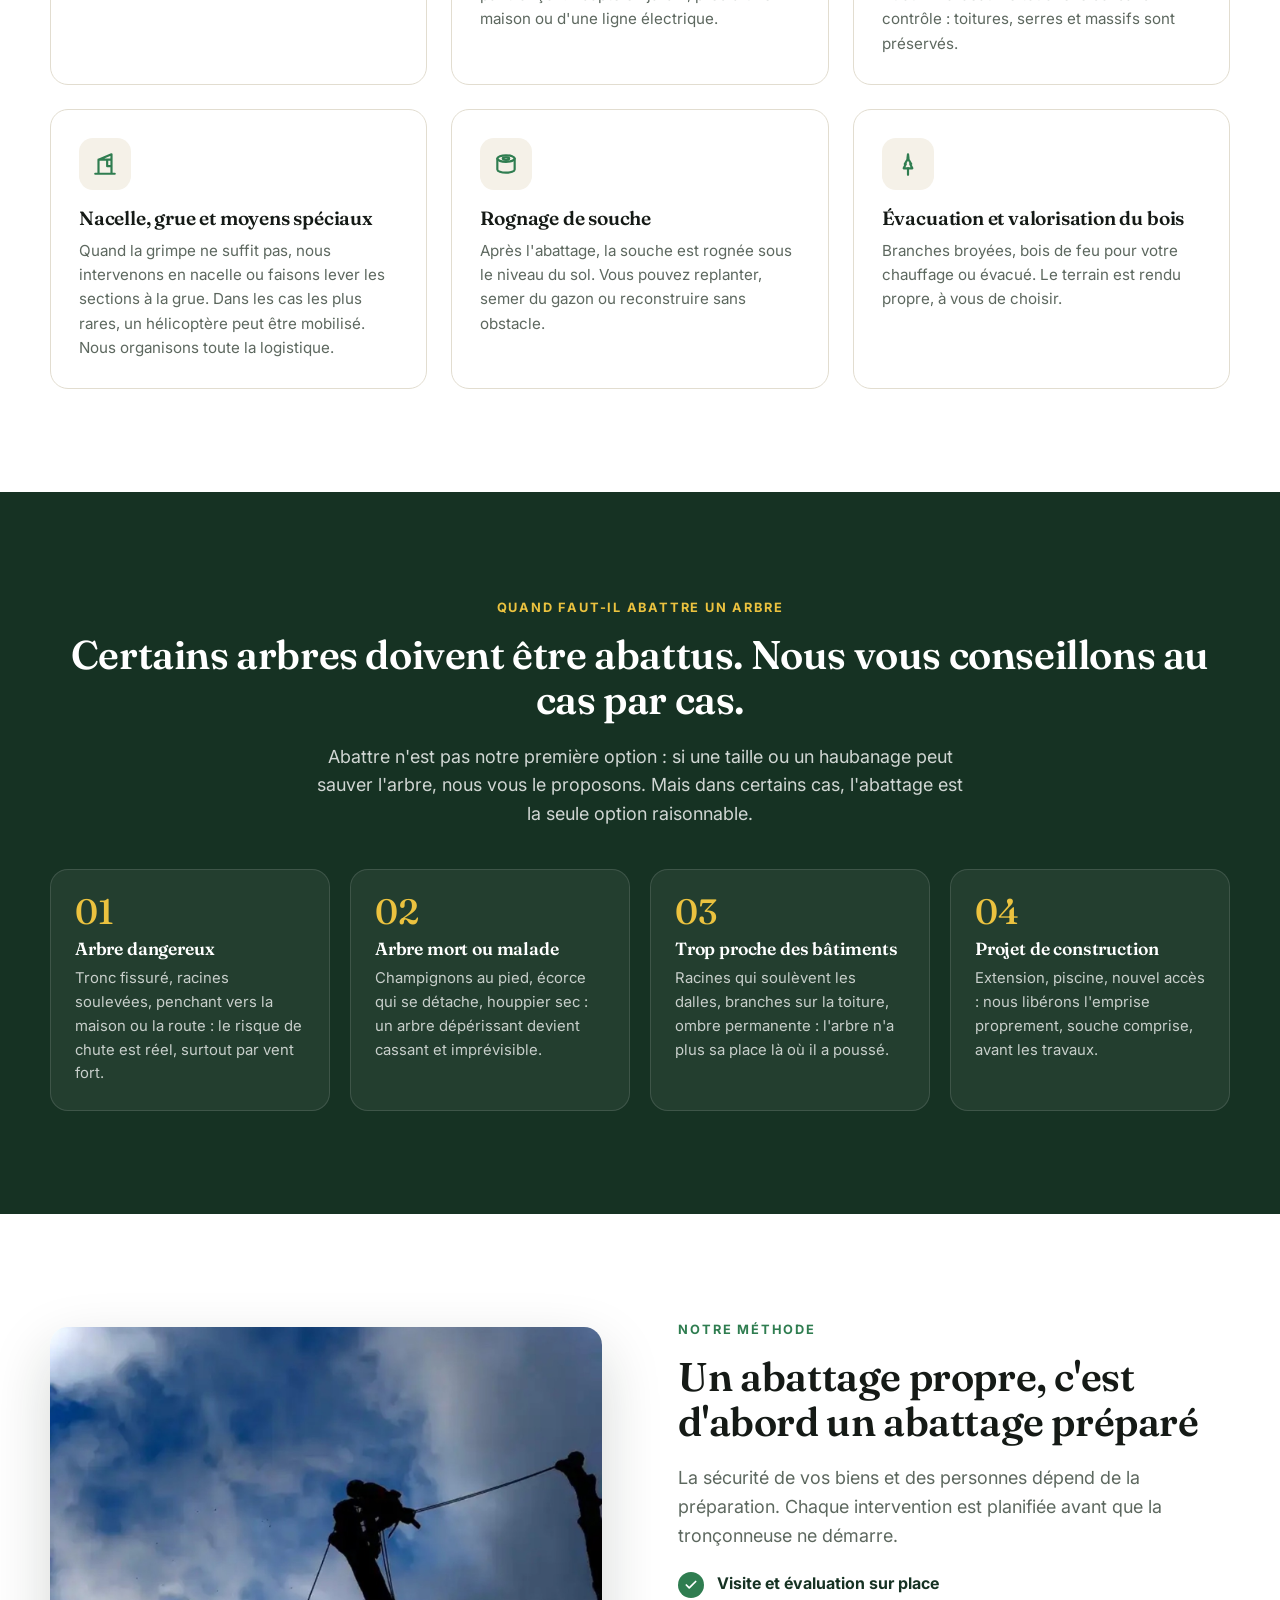
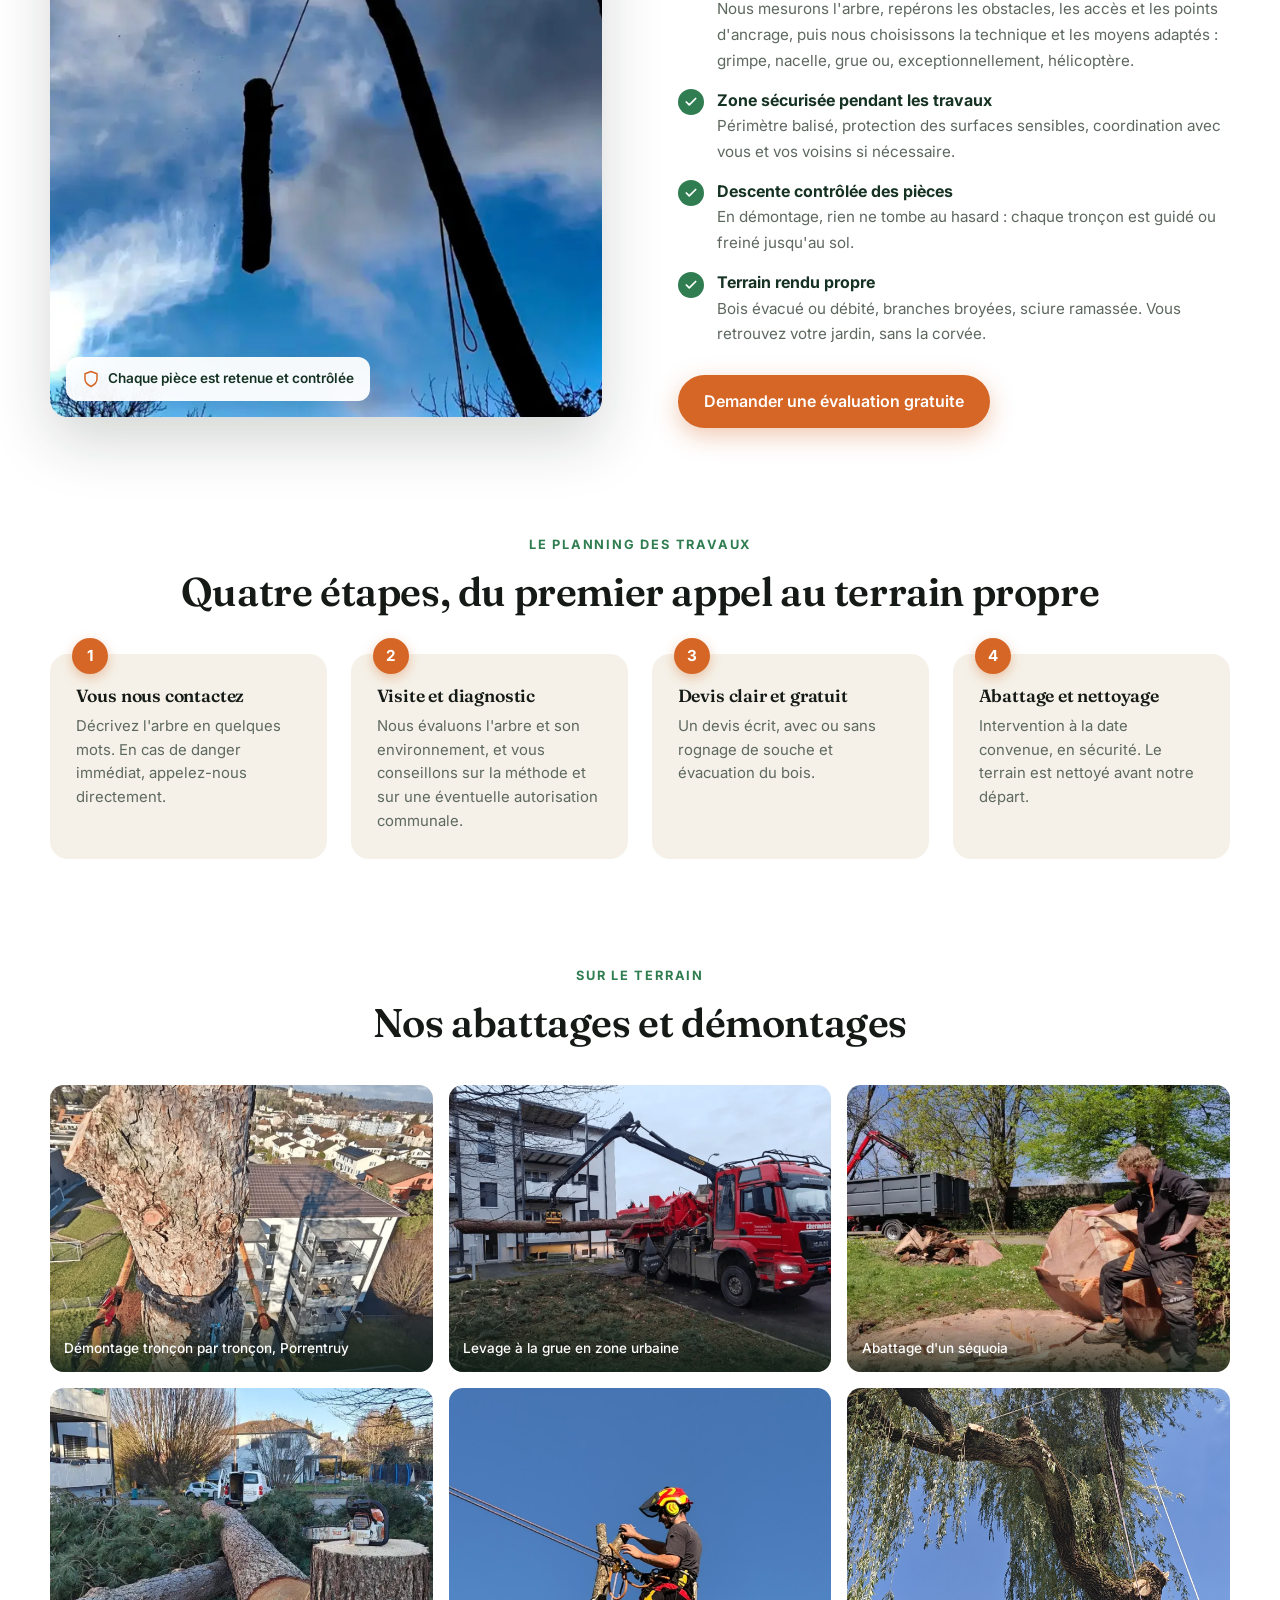
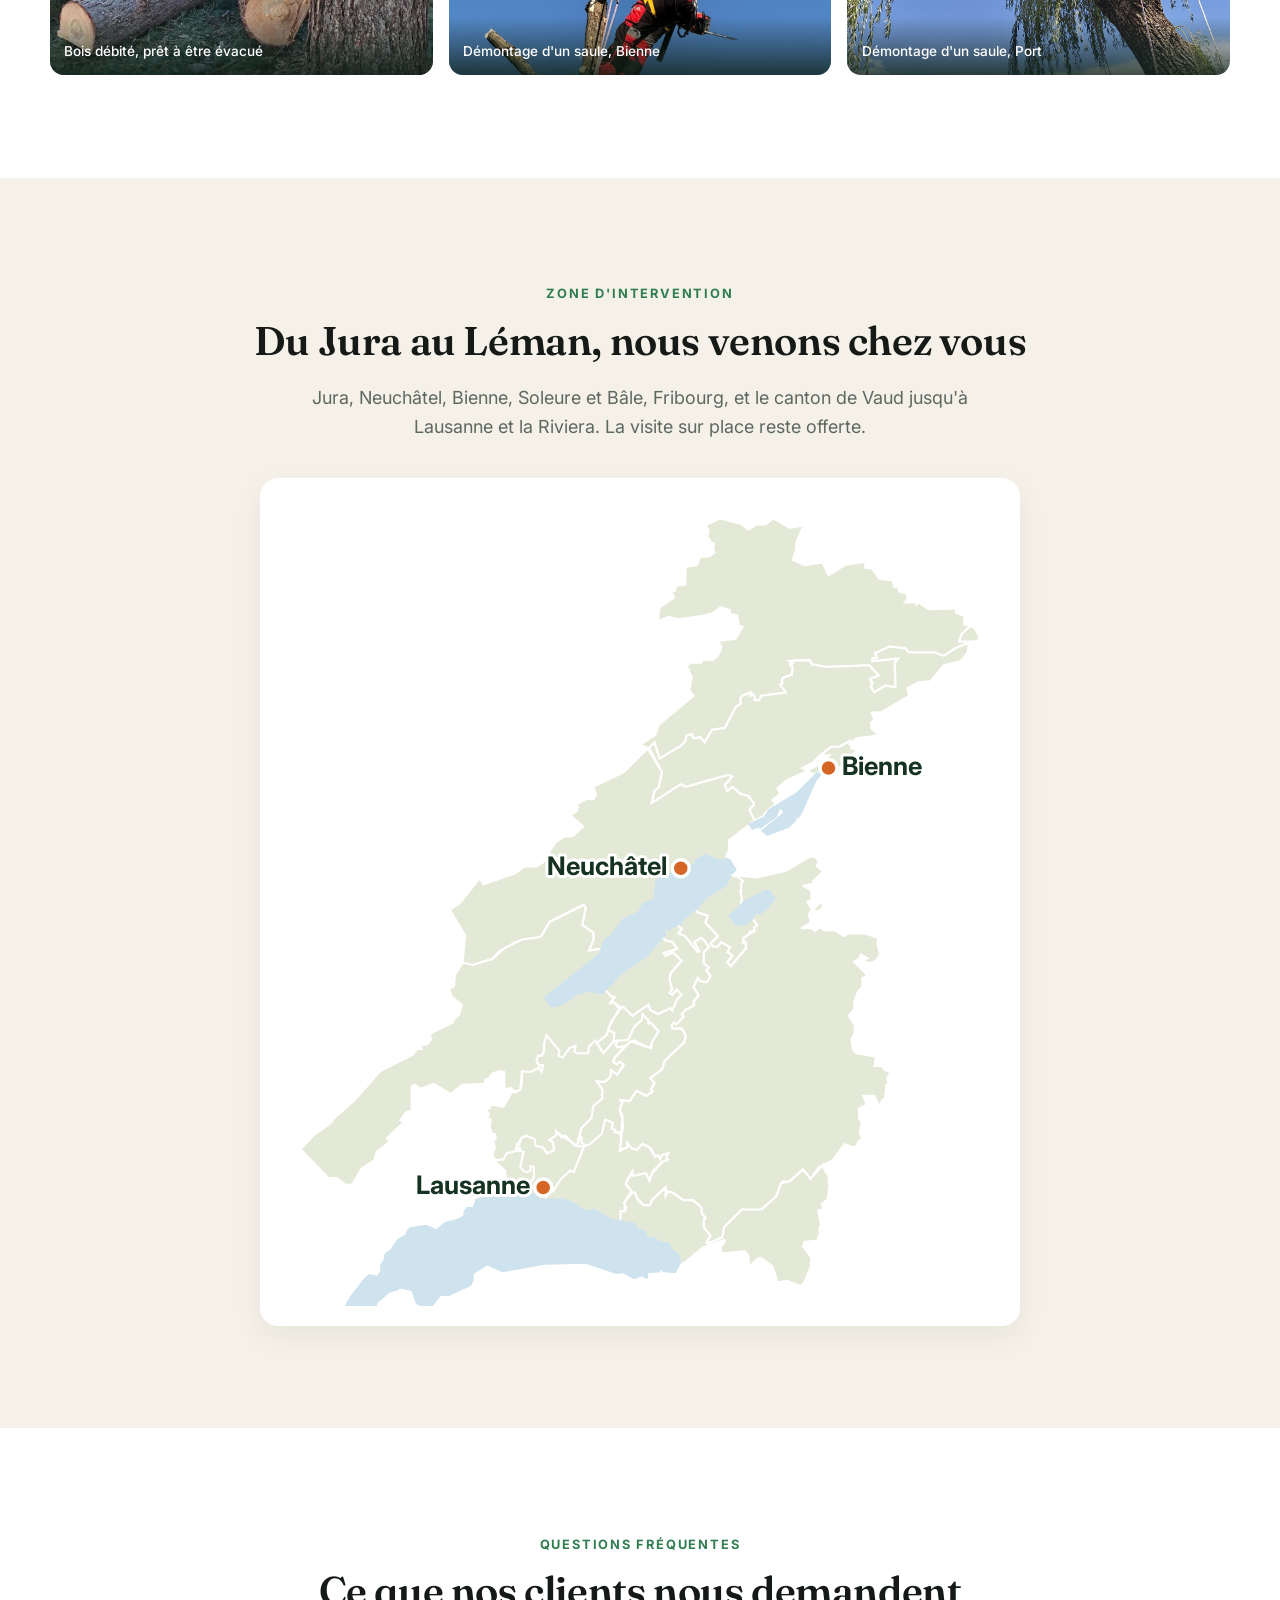
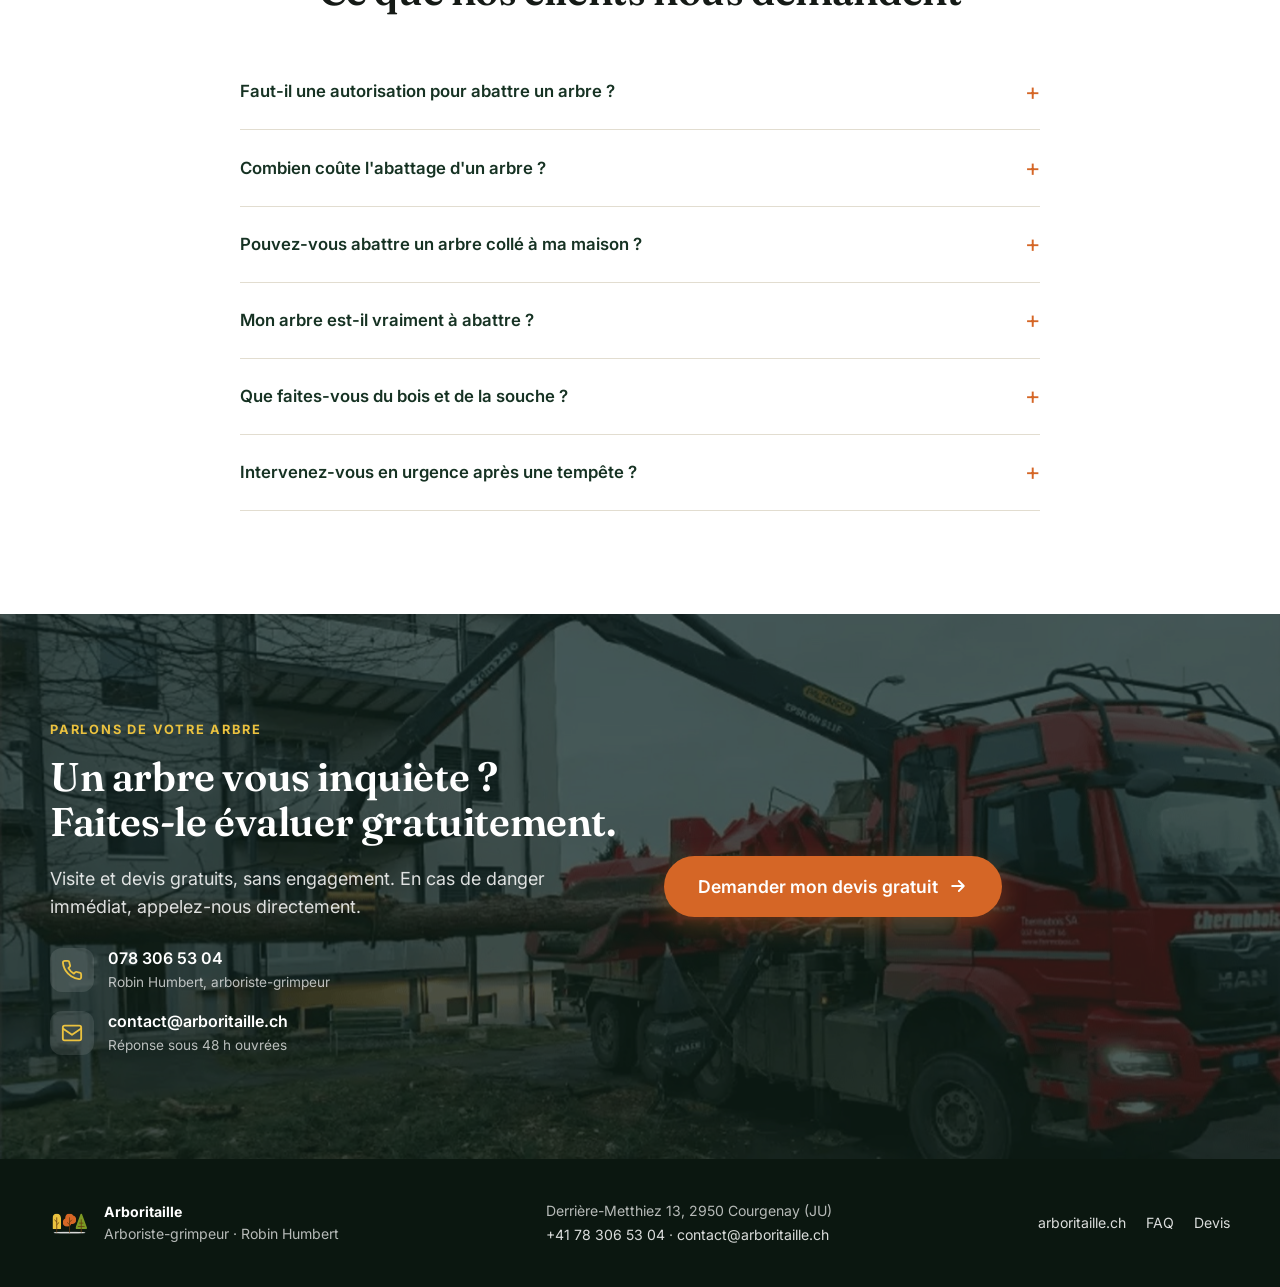
<file: suisse-romande-abattage.html>
<!DOCTYPE html>
<html lang="fr-CH">
<head>
<meta charset="utf-8">
<meta name="viewport" content="width=device-width, initial-scale=1">
<title>Abattage et démontage d'arbres – Arboriste-grimpeur en Suisse romande | Arboritaille</title>
<meta name="description" content="Abattage, démontage et rognage de souche par un arboriste-grimpeur professionnel. Intervention sécurisée, même près des bâtiments. Devis gratuit dans le Jura, à Neuchâtel, Bienne, Fribourg et dans le canton de Vaud.">
<meta name="robots" content="noindex, follow">
<link rel="alternate" hreflang="fr-CH" href="https://page.arboritaille.ch/suisse-romande-abattage.html">

<link rel="icon" href="img/logo-entreprise-icon-sans-fond.svg" type="image/svg+xml">
<link rel="preconnect" href="https://fonts.googleapis.com">
<link rel="preconnect" href="https://fonts.gstatic.com" crossorigin>
<link href="https://fonts.googleapis.com/css2?family=Fraunces:opsz,wght@9..144,500;9..144,600;9..144,700&family=Inter:wght@400;500;600;700&display=swap" rel="stylesheet">
<link rel="stylesheet" href="style.css">
<!-- Google Tag Manager -->
<script>(function(w,d,s,l,i){w[l]=w[l]||[];w[l].push({'gtm.start':new Date().getTime(),event:'gtm.js'});var f=d.getElementsByTagName(s)[0],j=d.createElement(s),dl=l!='dataLayer'?'&l='+l:'';j.async=true;j.src='https://www.googletagmanager.com/gtm.js?id='+i+dl;f.parentNode.insertBefore(j,f);})(window,document,'script','dataLayer','GTM-WMF2BV3S');</script>
<!-- End Google Tag Manager -->
</head>
<body>
<!-- Google Tag Manager (noscript) -->
<noscript><iframe src="https://www.googletagmanager.com/ns.html?id=GTM-WMF2BV3S" height="0" width="0" style="display:none;visibility:hidden"></iframe></noscript>
<!-- End Google Tag Manager (noscript) -->
<header class="header">
  <div class="wrap">
    <a class="logo" href="#top" aria-label="Arboritaille">
      <img src="img/logo-site-arboritaille-sans-ombre.svg" alt="Arboritaille" width="200" height="38">
    </a>
    <div class="header-cta">
      
      <a class="header-phone" href="tel:+41783065304"><svg viewBox="0 0 24 24" fill="none" stroke="currentColor" stroke-width="2" stroke-linecap="round" stroke-linejoin="round"><path d="M22 16.92v3a2 2 0 0 1-2.18 2 19.8 19.8 0 0 1-8.63-3.07 19.5 19.5 0 0 1-6-6A19.8 19.8 0 0 1 2.12 4.18 2 2 0 0 1 4.11 2h3a2 2 0 0 1 2 1.72c.13.96.36 1.9.7 2.81a2 2 0 0 1-.45 2.11L8.09 9.91a16 16 0 0 0 6 6l1.27-1.27a2 2 0 0 1 2.11-.45c.91.34 1.85.57 2.81.7A2 2 0 0 1 22 16.92z"/></svg><span><small>Appelez-nous</small>078 306 53 04</span></a>
      <a class="btn btn-primary" href="#devis">Devis gratuit</a>
    </div>
  </div>
</header>

<main id="top">

<section class="hero">
  <img class="hero-bg" src="img/demontage_arbre_porrentruy.jpg" alt="" fetchpriority="high" style="object-position:55% 35%">
  <div class="wrap">
    <div>
      <span class="eyebrow" style="color:var(--yellow)"><span data-local>Abattage et démontage · Suisse romande</span></span>
      <h1>Abattage d'arbres <em>en toute sécurité</em>, même en espace restreint</h1>
      <p class="lead">Arbre dangereux, mort, malade ou trop proche de la maison ? Un arboriste-grimpeur professionnel l'abat ou le démonte pièce par pièce, en préservant votre propriété, et laisse le terrain propre.</p>
      <div class="hero-actions">
        <a class="btn btn-primary" href="#devis">Demander un devis gratuit <svg viewBox="0 0 24 24" fill="none" stroke="currentColor" stroke-width="2.2" stroke-linecap="round" stroke-linejoin="round"><path d="M5 12h14M13 6l6 6-6 6"/></svg></a>
        <a class="btn btn-ghost" href="tel:+41783065304"><svg viewBox="0 0 24 24" fill="none" stroke="currentColor" stroke-width="2" stroke-linecap="round" stroke-linejoin="round"><path d="M22 16.92v3a2 2 0 0 1-2.18 2 19.8 19.8 0 0 1-8.63-3.07 19.5 19.5 0 0 1-6-6A19.8 19.8 0 0 1 2.12 4.18 2 2 0 0 1 4.11 2h3a2 2 0 0 1 2 1.72c.13.96.36 1.9.7 2.81a2 2 0 0 1-.45 2.11L8.09 9.91a16 16 0 0 0 6 6l1.27-1.27a2 2 0 0 1 2.11-.45c.91.34 1.85.57 2.81.7A2 2 0 0 1 22 16.92z"/></svg> 078 306 53 04</a>
      </div>
      
      <ul class="hero-points"><li><svg viewBox="0 0 24 24" fill="none" stroke="currentColor" stroke-width="2.5" stroke-linecap="round" stroke-linejoin="round"><path d="M20 6 9 17l-5-5"/></svg>Devis gratuit et sans engagement</li><li><svg viewBox="0 0 24 24" fill="none" stroke="currentColor" stroke-width="2.5" stroke-linecap="round" stroke-linejoin="round"><path d="M20 6 9 17l-5-5"/></svg>Intervention rapide en cas d'urgence</li><li><svg viewBox="0 0 24 24" fill="none" stroke="currentColor" stroke-width="2.5" stroke-linecap="round" stroke-linejoin="round"><path d="M20 6 9 17l-5-5"/></svg>Grimpe, nacelle, grue ou hélicoptère selon le cas</li><li><svg viewBox="0 0 24 24" fill="none" stroke="currentColor" stroke-width="2.5" stroke-linecap="round" stroke-linejoin="round"><path d="M20 6 9 17l-5-5"/></svg>Bois évacué, terrain nettoyé</li></ul>
    </div>
    <div class="form-card" id="devis">
      <h2>Devis abattage gratuit</h2>
      <p class="sub">Décrivez l'arbre et son emplacement. Nous venons l'évaluer sur place, sans engagement.</p>
      <form action="contact.php" method="POST" id="devisForm">
        <input type="hidden" name="Sujet" value="Nouvelle demande de devis – Abattage / démontage d'arbre">
        <input type="hidden" name="lp" value="sr-abattage">
        <input type="hidden" name="lang" value="fr">
        <input type="hidden" name="Source" value="Landing page Google Ads – sr-abattage">
        <input type="hidden" name="Langue du client" value="Français">
        <input type="text" name="_honey" class="honeypot" tabindex="-1" autocomplete="off">
        <div class="field-row">
          <div class="field"><label for="nom">Nom et prénom</label><input id="nom" name="Nom" type="text" required autocomplete="name" placeholder="Jean Dupont"></div>
          <div class="field"><label for="tel">Téléphone</label><input id="tel" name="Téléphone" type="tel" required autocomplete="tel" placeholder="078 000 00 00"></div>
        </div>
        <div class="field-row">
          <div class="field"><label for="email">E-mail</label><input id="email" name="Email" type="email" required autocomplete="email" placeholder="name@beispiel.ch"></div>
          <div class="field"><label for="localite">Localité</label><input id="localite" name="Localité" type="text" required autocomplete="address-level2" placeholder="Lausanne, Neuchâtel, Bienne…"></div>
        </div>
        <div class="field"><label for="besoin">Votre besoin</label>
          <select id="besoin" name="Besoin" required><option value="" disabled selected>Choisir…</option><option>Abattage d'un arbre</option><option>Démontage d'un arbre en zone contrainte</option><option>Arbre dangereux / urgence après tempête</option><option>Arbre mort ou malade</option><option>Rognage de souche</option><option>Plusieurs arbres à abattre</option><option>Autre</option></select>
        </div>
        <div class="field"><label for="msg">Décrivez votre situation (facultatif)</label><textarea id="msg" name="Message" placeholder="Essence, hauteur approximative, accès, ce qui vous inquiète…"></textarea></div>
        <button class="btn btn-primary btn-block" type="submit">Envoyer ma demande</button>
        
        <p class="form-note"><svg viewBox="0 0 24 24" fill="none" stroke="currentColor" stroke-width="2" stroke-linecap="round" stroke-linejoin="round"><rect x="3" y="11" width="18" height="11" rx="2"/><path d="M7 11V7a5 5 0 0 1 10 0v4"/></svg> Vos données restent confidentielles et servent uniquement à traiter votre demande. Aucune revente, aucun démarchage.</p>
      </form>
    </div>
  </div>
</section>
<section class="trust"><div class="wrap"><div class="trust-item"><div class="ic"><svg viewBox="0 0 24 24" fill="none" stroke="currentColor" stroke-width="2" stroke-linecap="round" stroke-linejoin="round"><path d="M12 22s8-4 8-10V5l-8-3-8 3v7c0 6 8 10 8 10z"/><path d="m9 12 2 2 4-4"/></svg></div><div>Arboriste-grimpeur<small>Démontage à la corde, techniques de rétention</small></div></div><div class="trust-item"><div class="ic"><svg viewBox="0 0 24 24" fill="none" stroke="currentColor" stroke-width="2" stroke-linecap="round" stroke-linejoin="round"><path d="M10.3 3.9 1.8 18a2 2 0 0 0 1.7 3h17a2 2 0 0 0 1.7-3L13.7 3.9a2 2 0 0 0-3.4 0z"/><path d="M12 9v4M12 17h.01"/></svg></div><div>Urgences tempête<small>Mise en sécurité rapide</small></div></div><div class="trust-item"><div class="ic"><svg viewBox="0 0 24 24" fill="none" stroke="currentColor" stroke-width="2" stroke-linecap="round" stroke-linejoin="round"><path d="M14 2H6a2 2 0 0 0-2 2v16a2 2 0 0 0 2 2h12a2 2 0 0 0 2-2V8z"/><path d="M14 2v6h6M16 13H8M16 17H8M10 9H8"/></svg></div><div>Devis écrit et détaillé<small>Gratuit, sans engagement</small></div></div></div></section>
<section class="section" id="prestations"><div class="wrap">
  <div class="center"><span class="eyebrow">Nos prestations d'abattage</span><h2>La bonne technique pour chaque situation</h2><p class="lead">Un arbre isolé dans un pré ne s'abat pas comme un sapin collé à une façade. Nous choisissons la méthode adaptée à votre terrain, vos bâtiments et vos voisins.</p></div>
  <div class="services-grid"><div class="card"><div class="ic"><svg viewBox="0 0 24 24" fill="none" stroke="currentColor" stroke-width="2" stroke-linecap="round" stroke-linejoin="round"><path d="m14 12-8.5 8.5a2.12 2.12 0 1 1-3-3L11 9"/><path d="M15 13 9 7l4-4 6 6h3a8 8 0 0 1-7 7z"/></svg></div><h3>Abattage classique</h3><p>Quand l'espace le permet, l'arbre est abattu en une pièce, avec une direction de chute maîtrisée. Rapide et économique quand le terrain le permet.</p></div><div class="card"><div class="ic"><svg viewBox="0 0 24 24" fill="none" stroke="currentColor" stroke-width="2" stroke-linecap="round" stroke-linejoin="round"><circle cx="6" cy="6" r="3"/><circle cx="6" cy="18" r="3"/><path d="M20 4 8.12 15.88M14.47 14.48 20 20M8.12 8.12 12 12"/></svg></div><span class="card-tag">Le plus courant</span><h3>Démontage par morceaux</h3><p>Le grimpeur monte dans l'arbre et le démonte branche par branche, puis tronçon par tronçon. Adapté en jardin, près d'une maison ou d'une ligne électrique.</p></div><div class="card"><div class="ic"><svg viewBox="0 0 24 24" fill="none" stroke="currentColor" stroke-width="2" stroke-linecap="round" stroke-linejoin="round"><path d="M10 13a5 5 0 0 0 7.54.54l3-3a5 5 0 0 0-7.07-7.07l-1.72 1.71"/><path d="M14 11a5 5 0 0 0-7.54-.54l-3 3a5 5 0 0 0 7.07 7.07l1.71-1.71"/></svg></div><span class="card-tag">Zone contrainte</span><h3>Démontage par rétention</h3><p>Chaque pièce est attachée et descendue en douceur avec un système de freinage. Aucun morceau ne touche le sol sans contrôle : toitures, serres et massifs sont préservés.</p></div><div class="card"><div class="ic"><svg viewBox="0 0 24 24" fill="none" stroke="currentColor" stroke-width="2" stroke-linecap="round" stroke-linejoin="round"><path d="M3 21h18M6 21V8l12-5v18M6 8h12M14 8v6M14 14h3"/></svg></div><h3>Nacelle, grue et moyens spéciaux</h3><p>Quand la grimpe ne suffit pas, nous intervenons en nacelle ou faisons lever les sections à la grue. Dans les cas les plus rares, un hélicoptère peut être mobilisé. Nous organisons toute la logistique.</p></div><div class="card"><div class="ic"><svg viewBox="0 0 24 24" fill="none" stroke="currentColor" stroke-width="2" stroke-linecap="round" stroke-linejoin="round"><ellipse cx="12" cy="7" rx="8" ry="3"/><path d="M4 7v10c0 1.7 3.6 3 8 3s8-1.3 8-3V7"/><ellipse cx="12" cy="7" rx="3" ry="1.2"/></svg></div><h3>Rognage de souche</h3><p>Après l'abattage, la souche est rognée sous le niveau du sol. Vous pouvez replanter, semer du gazon ou reconstruire sans obstacle.</p></div><div class="card"><div class="ic"><svg viewBox="0 0 24 24" fill="none" stroke="currentColor" stroke-width="2" stroke-linecap="round" stroke-linejoin="round"><path d="M12 22v-6"/><path d="M8 16h8l-2-4h1l-3-5h.5L12 3l-.5 4H12l-3 5h1l-2 4z"/></svg></div><h3>Évacuation et valorisation du bois</h3><p>Branches broyées, bois de feu pour votre chauffage ou évacué. Le terrain est rendu propre, à vous de choisir.</p></div></div>
</div></section>
<section class="section why"><div class="wrap">
  <div class="center"><span class="eyebrow">Quand faut-il abattre un arbre</span><h2>Certains arbres doivent être abattus. Nous vous conseillons au cas par cas.</h2><p class="lead">Abattre n'est pas notre première option : si une taille ou un haubanage peut sauver l'arbre, nous vous le proposons. Mais dans certains cas, l'abattage est la seule option raisonnable.</p></div>
  <div class="why-grid"><div class="why-item"><div class="num">01</div><h3>Arbre dangereux</h3><p>Tronc fissuré, racines soulevées, penchant vers la maison ou la route : le risque de chute est réel, surtout par vent fort.</p></div><div class="why-item"><div class="num">02</div><h3>Arbre mort ou malade</h3><p>Champignons au pied, écorce qui se détache, houppier sec : un arbre dépérissant devient cassant et imprévisible.</p></div><div class="why-item"><div class="num">03</div><h3>Trop proche des bâtiments</h3><p>Racines qui soulèvent les dalles, branches sur la toiture, ombre permanente : l'arbre n'a plus sa place là où il a poussé.</p></div><div class="why-item"><div class="num">04</div><h3>Projet de construction</h3><p>Extension, piscine, nouvel accès : nous libérons l'emprise proprement, souche comprise, avant les travaux.</p></div></div>
</div></section>
<section class="section"><div class="wrap split">
  <div class="split-img"><img src="img/demontage_d-arbre_retention.jpg" alt="Démontage d'arbre par rétention, tronçon retenu par cordes" loading="lazy"><div class="badge"><svg viewBox="0 0 24 24" fill="none" stroke="currentColor" stroke-width="2" stroke-linecap="round" stroke-linejoin="round"><path d="M12 22s8-4 8-10V5l-8-3-8 3v7c0 6 8 10 8 10z"/></svg> Chaque pièce est retenue et contrôlée</div></div>
  <div><span class="eyebrow">Notre méthode</span><h2>Un abattage propre, c'est d'abord un abattage préparé</h2><p class="lead">La sécurité de vos biens et des personnes dépend de la préparation. Chaque intervention est planifiée avant que la tronçonneuse ne démarre.</p>
    <ul class="check-list"><li><span class="ck"><svg viewBox="0 0 24 24" fill="none" stroke="currentColor" stroke-width="3" stroke-linecap="round" stroke-linejoin="round"><path d="M20 6 9 17l-5-5"/></svg></span><div><strong>Visite et évaluation sur place</strong><span>Nous mesurons l'arbre, repérons les obstacles, les accès et les points d'ancrage, puis nous choisissons la technique et les moyens adaptés : grimpe, nacelle, grue ou, exceptionnellement, hélicoptère.</span></div></li><li><span class="ck"><svg viewBox="0 0 24 24" fill="none" stroke="currentColor" stroke-width="3" stroke-linecap="round" stroke-linejoin="round"><path d="M20 6 9 17l-5-5"/></svg></span><div><strong>Zone sécurisée pendant les travaux</strong><span>Périmètre balisé, protection des surfaces sensibles, coordination avec vous et vos voisins si nécessaire.</span></div></li><li><span class="ck"><svg viewBox="0 0 24 24" fill="none" stroke="currentColor" stroke-width="3" stroke-linecap="round" stroke-linejoin="round"><path d="M20 6 9 17l-5-5"/></svg></span><div><strong>Descente contrôlée des pièces</strong><span>En démontage, rien ne tombe au hasard : chaque tronçon est guidé ou freiné jusqu'au sol.</span></div></li><li><span class="ck"><svg viewBox="0 0 24 24" fill="none" stroke="currentColor" stroke-width="3" stroke-linecap="round" stroke-linejoin="round"><path d="M20 6 9 17l-5-5"/></svg></span><div><strong>Terrain rendu propre</strong><span>Bois évacué ou débité, branches broyées, sciure ramassée. Vous retrouvez votre jardin, sans la corvée.</span></div></li></ul>
    <a class="btn btn-primary" href="#devis">Demander une évaluation gratuite</a>
  </div>
</div></section>
<section class="section" style="padding-top:0"><div class="wrap">
  <div class="center"><span class="eyebrow">Le planning des travaux</span><h2>Quatre étapes, du premier appel au terrain propre</h2></div>
  <div class="steps"><div class="step"><h3>Vous nous contactez</h3><p>Décrivez l'arbre en quelques mots. En cas de danger immédiat, appelez-nous directement.</p></div><div class="step"><h3>Visite et diagnostic</h3><p>Nous évaluons l'arbre et son environnement, et vous conseillons sur la méthode et sur une éventuelle autorisation communale.</p></div><div class="step"><h3>Devis clair et gratuit</h3><p>Un devis écrit, avec ou sans rognage de souche et évacuation du bois.</p></div><div class="step"><h3>Abattage et nettoyage</h3><p>Intervention à la date convenue, en sécurité. Le terrain est nettoyé avant notre départ.</p></div></div>
</div></section>
<section class="section" style="padding-top:0"><div class="wrap">
  <div class="center"><span class="eyebrow">Sur le terrain</span><h2>Nos abattages et démontages</h2></div>
  <div class="gallery"><figure><img src="img/demontage_arbre_porrentruy.jpg" alt="Démontage d'un grand arbre à Porrentruy" loading="lazy"><figcaption>Démontage tronçon par tronçon, Porrentruy</figcaption></figure><figure><img src="img/abattage_arbre_porrentruy-6.jpg" alt="Grue et camion lors d'un abattage" loading="lazy"><figcaption>Levage à la grue en zone urbaine</figcaption></figure><figure><img src="img/abattage_sequoia.jpg" alt="Souche d'un séquoia abattu" loading="lazy"><figcaption>Abattage d'un séquoia</figcaption></figure><figure><img src="img/abattage_arbre_porrentruy-3.jpg" alt="Tronc débité après abattage" loading="lazy"><figcaption>Bois débité, prêt à être évacué</figcaption></figure><figure><img src="img/demontage_saule_bienne.jpg" alt="Arboriste-grimpeur démontant un saule à Bienne" loading="lazy"><figcaption>Démontage d'un saule, Bienne</figcaption></figure><figure><img src="img/demontage_saule_port.jpg" alt="Démontage d'un saule avec cordes de rétention à Port" loading="lazy"><figcaption>Démontage d'un saule, Port</figcaption></figure></div>
</div></section>
<section class="section zone" id="zone"><div class="wrap">
  <div class="center"><span class="eyebrow">Zone d'intervention</span><h2>Du Jura au Léman, nous venons chez vous</h2><p class="lead">Jura, Neuchâtel, Bienne, Soleure et Bâle, Fribourg, et le canton de Vaud jusqu'à Lausanne et la Riviera. La visite sur place reste offerte.</p></div>
  <div class="zone-map-box"><svg class="zone-map" viewBox="-24 -24 848 952" xmlns="http://www.w3.org/2000/svg" role="img" aria-label="Carte de la zone d'intervention : Jura, Neuchâtel, Bienne, Fribourg et Vaud, avec Lausanne, Neuchâtel et Bienne">
<g class="map-land"><path class="map-canton" data-canton="ju" d="M400,267 411,271 417,264 423,283 448,268 453,263 455,256 461,254 463,259 471,258 476,264 485,249 500,247 513,222 519,218 518,213 520,209 530,205 530,209 533,207 535,210 535,214 540,214 543,209 572,205 565,196 568,194 567,191 568,188 579,184 580,176 577,172 580,171 576,168 600,167 602,172 620,175 670,173 681,185 671,189 672,193 674,193 672,199 676,205 689,197 701,199 700,170 704,165 674,168 674,165 679,164 677,159 694,151 712,153 717,158 747,158 758,162 773,152 792,145 776,145 779,136 789,127 782,125 782,115 772,111 773,106 740,107 728,99 726,101 726,99 712,99 715,95 714,88 705,86 704,80 700,81 697,73 682,71 673,59 665,58 666,51 641,55 622,67 615,52 594,55 580,49 584,36 584,29 591,12 598,10 597,8 576,11 557,0 548,7 538,7 528,13 520,7 495,0 477,8 481,14 479,22 483,26 482,30 487,29 486,38 488,40 481,45 471,45 467,55 454,57 453,78 439,80 442,81 441,85 437,86 440,93 423,105 421,121 434,116 445,119 473,115 485,112 495,105 506,108 506,113 514,114 516,122 514,125 521,128 512,142 492,144 496,152 491,163 485,167 474,166 472,170 459,170 455,174 461,187 458,203 463,209 422,243 418,255Z"><title>Jura</title></path><path class="map-canton" data-canton="ne" d="M176,461 194,491 191,523 195,526 203,526 226,519 234,510 254,499 283,493 294,475 334,455 336,459 332,479 345,488 345,497 340,509 353,507 366,521 430,463 448,441 488,414 509,420 501,399 505,391 505,379 535,356 529,343 534,338 534,335 528,327 518,324 509,316 503,321 500,314 509,304 504,302 454,316 448,313 414,335 417,321 422,317 426,299 409,271 381,299 345,316 348,325 345,331 337,330 324,338 327,340 326,344 318,350 333,363 321,374 310,375 300,382 286,405 278,410 264,410 253,418 216,431 211,424 188,453Z"><title>Neuchâtel</title></path><path class="map-canton" data-canton="fr" d="M346,541 366,563 370,564 364,572 368,569 391,586 410,573 412,579 421,584 436,577 438,580 449,560 443,555 438,561 435,559 438,554 435,544 436,536 449,521 439,511 430,515 428,512 444,507 438,499 430,497 413,476ZM349,618 357,630 369,616 370,606 363,603ZM371,620 374,623 381,622 393,615 411,624 422,604 413,594 410,595 410,591 403,584 402,591 393,599 386,613 374,615ZM375,744 385,741 385,736 390,742 396,744 403,737 413,742 418,752 421,750 424,755 426,750 433,748 431,752 433,755 426,758 413,773 411,779 407,771 394,774 391,774 391,769 383,784 404,809 412,809 414,803 430,788 430,798 433,793 438,794 451,803 462,803 472,811 473,819 477,824 475,826 475,835 483,845 478,853 480,854 497,847 499,835 520,814 542,815 554,805 561,797 568,781 576,781 592,767 601,778 610,765 627,756 641,737 651,741 655,739 658,733 662,731 659,724 661,711 658,707 658,695 667,691 663,680 676,680 682,693 685,686 693,679 689,680 690,668 693,664 691,660 695,652 689,650 685,645 676,645 678,634 655,630 651,626 649,614 653,606 653,597 646,586 653,577 652,570 657,557 662,552 662,542 668,538 652,522 658,519 660,514 668,518 664,520 665,522 672,524 678,521 683,513 680,503 680,494 665,489 645,489 640,492 629,485 616,485 613,481 606,486 601,482 590,483 601,476 599,466 603,461 597,452 602,449 602,438 593,433 604,430 604,427 616,416 608,409 611,405 606,398 599,399 572,415 537,423 509,420 521,427 519,431 519,439 518,439 520,448 519,453 538,479 534,482 535,486 528,487 531,488 522,494 521,500 524,499 525,506 507,527 503,523 509,515 503,511 506,505 496,499 491,505 486,504 483,501 492,492 477,476 480,468 468,464 448,441 430,463 449,484 445,489 453,492 468,511 470,510 464,499 472,494 476,498 481,505 475,511 475,524 481,529 478,532 483,539 479,546 471,545 468,541 463,552 469,562 463,569 463,574 453,579 449,584 451,587 443,596 440,594 437,597 438,601 449,601 454,609 452,617 429,639 426,649 412,659 417,665 413,672 414,676 407,680 396,674 388,686 377,685 379,687 376,697 379,702 380,717ZM605,459 606,464 615,460 615,453 613,452Z"><title>Fribourg</title></path><path class="map-canton" data-canton="be" d="M792,145 773,152 758,162 747,158 717,158 712,153 694,151 677,159 679,164 674,165 674,168 704,165 700,170 701,199 689,197 676,205 672,199 674,193 672,193 671,189 681,185 670,173 620,175 602,172 600,167 576,168 580,171 577,172 580,176 579,184 568,188 567,191 568,194 565,196 572,205 543,209 540,214 535,214 535,210 533,207 530,209 530,205 520,209 518,213 519,218 513,222 500,247 485,249 476,264 471,258 463,259 461,254 455,256 453,263 448,268 423,283 417,264 412,269 411,271 426,299 422,317 417,321 414,335 448,313 454,316 504,302 509,304 500,314 503,321 509,316 518,324 528,327 534,335 534,338 529,343 535,356 545,351 550,344 560,337 556,332 565,325 562,318 572,309 594,299 597,297 591,294 603,288 625,269 635,269 647,262 647,265 655,259 678,256 679,253 673,248 672,241 676,238 673,229 685,228 714,211 717,209 715,200 728,193 742,192 758,173 778,168 786,158 787,150ZM792,145 798,144 800,140 794,129 789,127 779,136 776,145ZM597,297 605,302 614,296 613,300 622,299 626,306 635,298 633,294 642,292 643,286 648,285 651,282 651,277 658,273 649,271 647,262 635,269 625,269 611,280 623,279 618,286Z"><title>Bienne et environs</title></path><path class="map-canton" data-canton="vd" d="M254,742 258,741 259,743 257,745 263,746 259,763 262,768 267,770 271,768 271,763 275,764 275,776 272,781 268,785 262,782 259,787 260,840 290,840 289,796 297,793 307,778 318,768 322,770 334,740 323,739 312,727 308,729 301,722 301,727 293,732 297,734 299,744 291,748 286,741 277,739 276,731 266,727 260,730ZM228,757 241,768 242,776 238,781 238,792 235,794 238,795 235,798 234,839 260,840 259,787 262,782 268,785 272,781 275,776 275,764 271,763 271,768 267,770 262,768 259,763 263,746 257,745 259,743 258,741 255,743 256,736 254,745 243,748 239,755ZM289,796 290,840 313,841 368,857 377,826 377,816 382,816 382,805 391,794 383,784 387,775 391,769 391,774 394,774 407,771 411,780 415,769 426,758 433,755 431,752 433,748 426,750 424,755 421,750 418,752 410,740 403,737 396,744 390,742 385,736 385,741 376,745 378,730 376,724 370,723 371,720 367,719 368,712 359,708 355,725 341,737 336,739 331,735 331,729 328,729 326,739 334,740 322,770 318,768 307,778 297,793ZM368,857 421,876 451,878 474,859 499,850 500,852 495,858 496,866 523,863 527,867 529,881 540,871 544,872 556,881 562,900 573,898 589,904 593,901 601,882 602,871 592,857 594,852 609,851 611,843 614,841 611,838 613,831 610,815 616,814 614,808 621,802 623,787 622,774 617,767 616,761 601,778 592,767 576,781 566,783 561,798 543,814 520,814 499,835 497,847 480,854 478,853 483,845 475,835 475,826 477,824 473,819 472,811 462,803 451,803 438,794 433,793 430,798 430,788 414,803 412,809 404,809 397,802 394,794 388,795 381,806 384,812 382,816 377,816 377,826ZM0,743 33,777 43,777 53,785 61,785 72,766 87,756 90,746 103,736 105,732 102,730 122,711 118,709 124,700 131,697 131,669 135,667 141,672 157,666 177,678 191,667 217,666 218,661 222,660 226,654 234,651 240,652 240,672 248,671 253,676 259,673 261,665 261,651 271,652 281,647 284,652 286,644 281,644 278,639 280,633 284,633 287,628 287,618 290,609 305,627 304,633 309,635 317,624 324,621 323,628 326,630 339,630 340,622 347,615 349,618 361,608 365,595 376,578 368,569 364,572 370,564 366,563 346,541 366,521 353,507 340,509 345,497 345,488 332,479 336,459 334,455 294,475 283,493 261,496 241,506 226,519 203,526 191,523 182,538 181,551 175,554 178,563 190,573 187,584 180,591 179,594 156,605 152,609 154,613 150,619 141,621 143,625 137,625 132,632 94,651 64,685 38,708 37,711 16,726ZM217,695 222,701 220,706 224,708 223,718 226,725 229,725 230,731 227,733 229,741 226,750 230,756 239,755 243,748 254,745 255,737 258,737 260,730 265,727 276,731 277,739 286,741 290,748 299,744 297,734 293,732 301,727 301,722 326,739 331,718 343,706 345,692 356,683 355,679 356,673 349,663 358,664 365,658 366,650 373,655 381,643 376,640 373,643 368,639 381,622 373,623 371,620 374,615 370,615 357,630 347,615 340,622 339,630 326,630 323,628 324,621 317,624 309,635 304,633 305,627 290,609 287,618 287,628 284,633 280,633 278,639 281,644 286,644 284,652 281,647 271,652 261,651 259,673 249,676 239,693 224,690 223,695ZM328,729 331,729 331,735 336,739 341,737 355,725 359,708 368,712 367,719 371,720 370,723 378,723 379,706 376,697 379,688 377,685 388,686 396,674 407,680 415,675 413,672 417,665 412,659 426,649 429,639 452,617 454,609 449,601 438,601 437,597 440,594 443,596 451,587 449,584 453,579 463,574 463,569 469,562 463,552 468,541 471,545 479,546 483,539 478,532 481,529 475,524 475,511 481,505 476,498 472,494 464,499 470,510 468,511 453,492 445,489 449,484 430,463 413,476 430,497 438,499 444,507 428,512 430,515 439,511 449,521 436,536 435,544 438,554 435,559 438,561 443,555 449,561 444,566 438,580 436,577 421,584 412,579 410,573 391,586 380,575 374,580 362,602 370,606 369,616 386,614 393,599 402,591 403,584 410,591 410,595 413,594 422,604 414,617 413,624 389,616 370,635 369,641 373,643 376,640 381,643 380,646 373,655 366,650 365,658 358,664 349,663 356,673 355,679 356,683 345,692 343,706 331,718ZM448,441 468,464 480,468 477,476 492,492 483,501 486,504 491,505 496,499 506,505 503,511 509,515 503,523 507,527 525,506 524,499 521,500 522,494 531,488 528,487 535,486 534,482 538,479 519,453 520,448 518,439 519,439 519,431 521,427 515,422 488,414Z"><title>Vaud</title></path></g>
<g class="map-water"><path d="M21,1039 24,1041 34,1035 32,1032 36,1032 45,1014 44,1007 48,993 54,992 68,973 72,966 71,961 78,956 80,945 89,933 91,924 105,912 115,909 117,907 131,910 136,925 149,932 153,932 165,916 175,916 201,904 204,898 204,890 220,880 238,888 288,879 336,878 372,890 380,889 393,896 402,893 408,896 410,893 409,889 424,888 424,884 426,887 425,884 427,888 442,889 449,876 444,864 437,860 435,853 422,851 418,846 410,847 406,838 397,836 395,830 366,825 347,813 335,815 323,806 310,801 282,801 281,798 272,794 268,794 263,789 244,798 233,798 226,793 217,791 213,799 206,802 203,811 196,811 192,816 192,821 185,825 170,829 160,837 148,832 129,835 125,839 124,843 114,849 107,860 99,866 98,873 94,880 94,887 90,892 81,890 75,895 58,917 53,926 48,949 33,968 34,974 33,973 31,979 33,986 31,995 28,994 23,1003 21,1023 24,1027 24,1035Z"/><path d="M287,564 292,573 297,576 304,575 324,564 323,562 339,558 338,557 355,561 367,549 370,549 369,547 372,545 370,546 378,537 409,516 431,490 430,483 432,487 430,483 433,487 445,479 444,482 446,479 448,480 451,478 448,476 461,466 461,463 462,462 462,464 465,463 479,447 502,433 508,421 502,419 508,420 514,414 507,402 501,399 495,406 498,400 492,402 478,395 466,401 463,407 423,422 418,427 416,448 403,453 398,463 380,471 365,491 358,495 351,513Z"/><path d="M527,360 532,367 540,364 541,366 561,352 565,342 568,345 568,347 542,368 550,374 576,364 584,356 584,351 586,354 591,347 608,309 616,299 614,296 608,299 584,323 551,343 546,351Z"/><path d="M504,468 512,479 522,480 533,473 536,466 541,467 550,460 560,448 554,439 549,437 523,450Z"/></g>
<g class="map-cities"><g class="map-city" data-canton="vd"><circle cx="286" cy="788" r="10"/><text x="270" y="796" text-anchor="end">Lausanne</text></g><g class="map-city" data-canton="ne"><circle cx="448" cy="412" r="10"/><text x="432" y="420" text-anchor="end">Neuchâtel</text></g><g class="map-city" data-canton="be"><circle cx="622" cy="294" r="10"/><text x="638" y="302" text-anchor="start">Bienne</text></g></g>
</svg><p class="zone-you" data-local-zone hidden></p></div>
</div></section>
<section class="section" id="faq"><div class="wrap">
  <div class="center"><span class="eyebrow">Questions fréquentes</span><h2>Ce que nos clients nous demandent</h2></div>
  <div class="faq"><details><summary>Faut-il une autorisation pour abattre un arbre ?</summary><p>Cela dépend du canton et de la commune. Dans le canton de Vaud, l'abattage d'un arbre protégé, en principe dès 40 cm de circonférence, et toute taille qui dépasse l'entretien courant demandent une autorisation de la commune. À Fribourg, Neuchâtel, dans le Jura et à Bienne, ce sont les règlements communaux qui désignent les arbres protégés. Nous vous indiquons la démarche et fournissons les éléments techniques nécessaires.</p></details><details><summary>Combien coûte l'abattage d'un arbre ?</summary><p>Le prix dépend de la hauteur et du diamètre de l'arbre, de son accessibilité, de la technique nécessaire (abattage direct, démontage, rétention, grue) et de l'évacuation du bois. Un démontage en zone contrainte demande plus de temps qu'un abattage en plein champ. Nous établissons un devis précis et gratuit après visite.</p></details><details><summary>Pouvez-vous abattre un arbre collé à ma maison ?</summary><p>Oui, c'est justement le cœur de notre métier. Par démontage à la corde et rétention, chaque pièce est descendue de manière contrôlée, sans toucher la toiture, la façade ou les aménagements.</p></details><details><summary>Mon arbre est-il vraiment à abattre ?</summary><p>Pas forcément. Lors de la visite, nous examinons l'arbre avec attention. Si une taille de sécurité, un allègement ou un haubanage suffit à le conserver sans risque, nous vous le proposons en priorité.</p></details><details><summary>Que faites-vous du bois et de la souche ?</summary><p>Selon le devis, le bois est débité en bûches pour votre chauffage, broyé ou évacué. La souche peut être laissée, coupée au ras du sol ou rognée pour permettre une replantation ou un engazonnement.</p></details><details><summary>Intervenez-vous en urgence après une tempête ?</summary><p>Oui. Un arbre tombé sur un toit, une branche cassée qui menace de chuter ou un sujet déraciné : appelez-nous, nous intervenons au plus vite pour sécuriser les lieux.</p></details></div>
</div></section>
<section class="section cta">
  <img class="cta-bg" src="img/abattage_arbre_porrentruy-6.jpg" alt="" loading="lazy">
  <div class="wrap">
    <div>
      <span class="eyebrow" style="color:var(--yellow)">Parlons de votre arbre</span>
      <h2>Un arbre vous inquiète ? Faites-le évaluer gratuitement.</h2>
      <p class="lead">Visite et devis gratuits, sans engagement. En cas de danger immédiat, appelez-nous directement.</p>
      <div class="cta-contact">
        <a href="tel:+41783065304"><span class="ic"><svg viewBox="0 0 24 24" fill="none" stroke="currentColor" stroke-width="2" stroke-linecap="round" stroke-linejoin="round"><path d="M22 16.92v3a2 2 0 0 1-2.18 2 19.8 19.8 0 0 1-8.63-3.07 19.5 19.5 0 0 1-6-6A19.8 19.8 0 0 1 2.12 4.18 2 2 0 0 1 4.11 2h3a2 2 0 0 1 2 1.72c.13.96.36 1.9.7 2.81a2 2 0 0 1-.45 2.11L8.09 9.91a16 16 0 0 0 6 6l1.27-1.27a2 2 0 0 1 2.11-.45c.91.34 1.85.57 2.81.7A2 2 0 0 1 22 16.92z"/></svg></span><span>078 306 53 04<small>Robin Humbert, arboriste-grimpeur</small></span></a>
        <a href="mailto:contact@arboritaille.ch"><span class="ic"><svg viewBox="0 0 24 24" fill="none" stroke="currentColor" stroke-width="2" stroke-linecap="round" stroke-linejoin="round"><rect x="2" y="4" width="20" height="16" rx="2"/><path d="m22 7-10 7L2 7"/></svg></span><span>contact@arboritaille.ch<small>Réponse sous 48 h ouvrées</small></span></a>
      </div>
    </div>
    <div><a class="btn btn-primary" href="#devis" style="font-size:1.1rem;padding:1.1rem 2rem">Demander mon devis gratuit <svg viewBox="0 0 24 24" fill="none" stroke="currentColor" stroke-width="2.2" stroke-linecap="round" stroke-linejoin="round"><path d="M5 12h14M13 6l6 6-6 6"/></svg></a></div>
  </div>
</section>

</main>
<footer class="footer">
  <div class="wrap">
    <div class="footer-brand">
      <img src="img/logo-entreprise-icon-sans-fond.svg" alt="" width="40" height="40">
      <div><strong>Arboritaille</strong>Arboriste-grimpeur · Robin Humbert</div>
    </div>
    <address>
      Derrière-Metthiez 13, 2950 Courgenay (JU)<br>
      <a href="tel:+41783065304">+41 78 306 53 04</a> · <a href="mailto:contact@arboritaille.ch">contact@arboritaille.ch</a>
    </address>
    <div class="footer-links">
      <a href="https://arboritaille.ch" rel="noopener">arboritaille.ch</a>
      <a href="#faq">FAQ</a>
      <a href="#devis">Devis</a>
      
    </div>
  </div>
</footer>

<script>
(function(){try{
var q=new URLSearchParams(location.search),id=q.get('loi')||q.get('loc');
if(!id||!/^\d+$/.test(id))return;
var s=document.createElement('script');s.src='geo.js';s.async=true;
s.onload=function(){var G=window.ARBO_GEO||{},n=parseInt(id,10),c=null;
for(var k in G){if(G[k].indexOf(n)>-1){c=k;break;}}
if(!c)return;
var L={vd:'Canton de Vaud',fr:'Canton de Fribourg',ne:'Canton de Neuchâtel',ju:'Canton du Jura',be:'Bienne et environs',bs:'Bâle et environs',so:'Soleure et environs'};
document.querySelectorAll('[data-local]').forEach(function(e){e.textContent='Arboriste-grimpeur · '+L[c];});
document.querySelectorAll('[data-canton]').forEach(function(e){if(e.getAttribute('data-canton')===c)e.classList.add('is-you');});
var z=document.querySelector('[data-local-zone]');if(z){z.textContent='Vous êtes dans la zone : '+L[c]+'. Nous nous déplaçons chez vous pour la visite.';z.hidden=false;}
};document.head.appendChild(s);}catch(e){}})();
</script>
<div class="callbar">
  <a class="btn btn-outline" href="tel:+41783065304"><svg viewBox="0 0 24 24" fill="none" stroke="currentColor" stroke-width="2" stroke-linecap="round" stroke-linejoin="round"><path d="M22 16.92v3a2 2 0 0 1-2.18 2 19.8 19.8 0 0 1-8.63-3.07 19.5 19.5 0 0 1-6-6A19.8 19.8 0 0 1 2.12 4.18 2 2 0 0 1 4.11 2h3a2 2 0 0 1 2 1.72c.13.96.36 1.9.7 2.81a2 2 0 0 1-.45 2.11L8.09 9.91a16 16 0 0 0 6 6l1.27-1.27a2 2 0 0 1 2.11-.45c.91.34 1.85.57 2.81.7A2 2 0 0 1 22 16.92z"/></svg> Appeler</a>
  <a class="btn btn-primary" href="#devis">Devis gratuit</a>
</div>

</body>
</html>
</file>
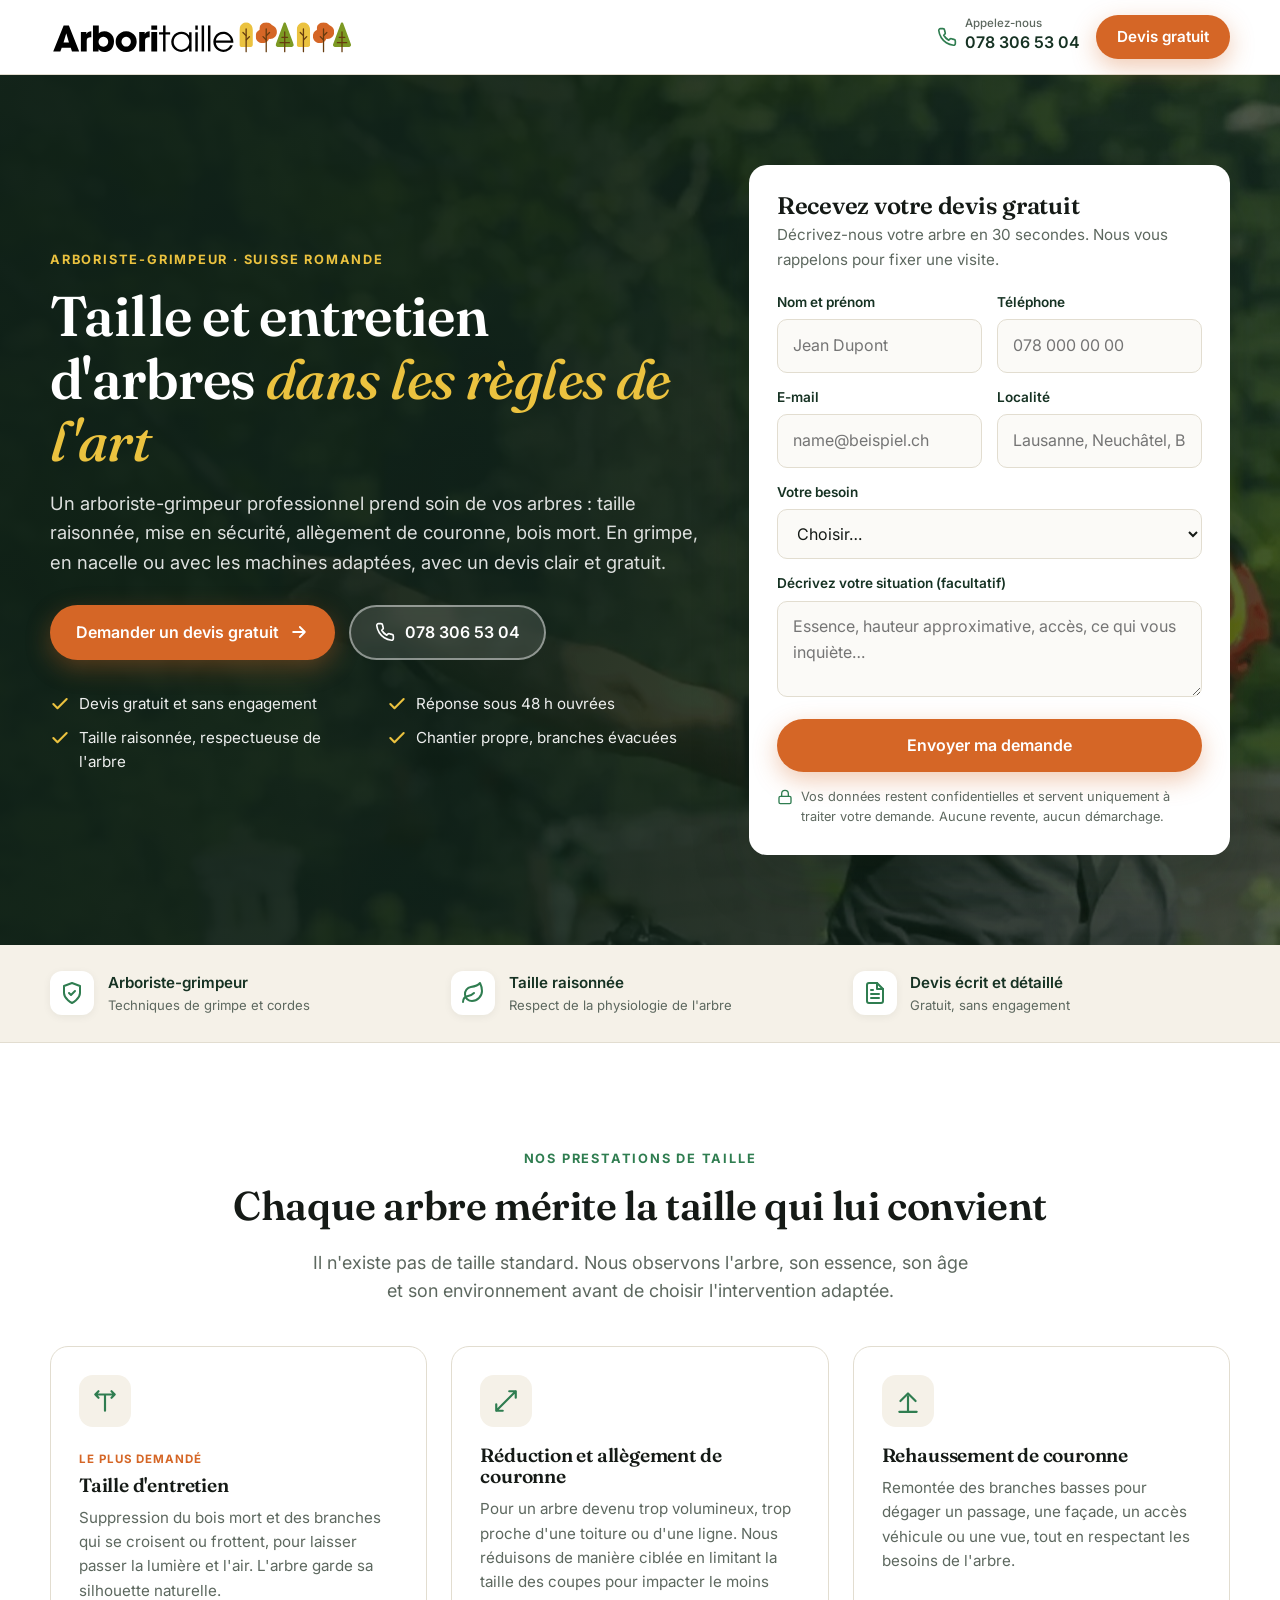
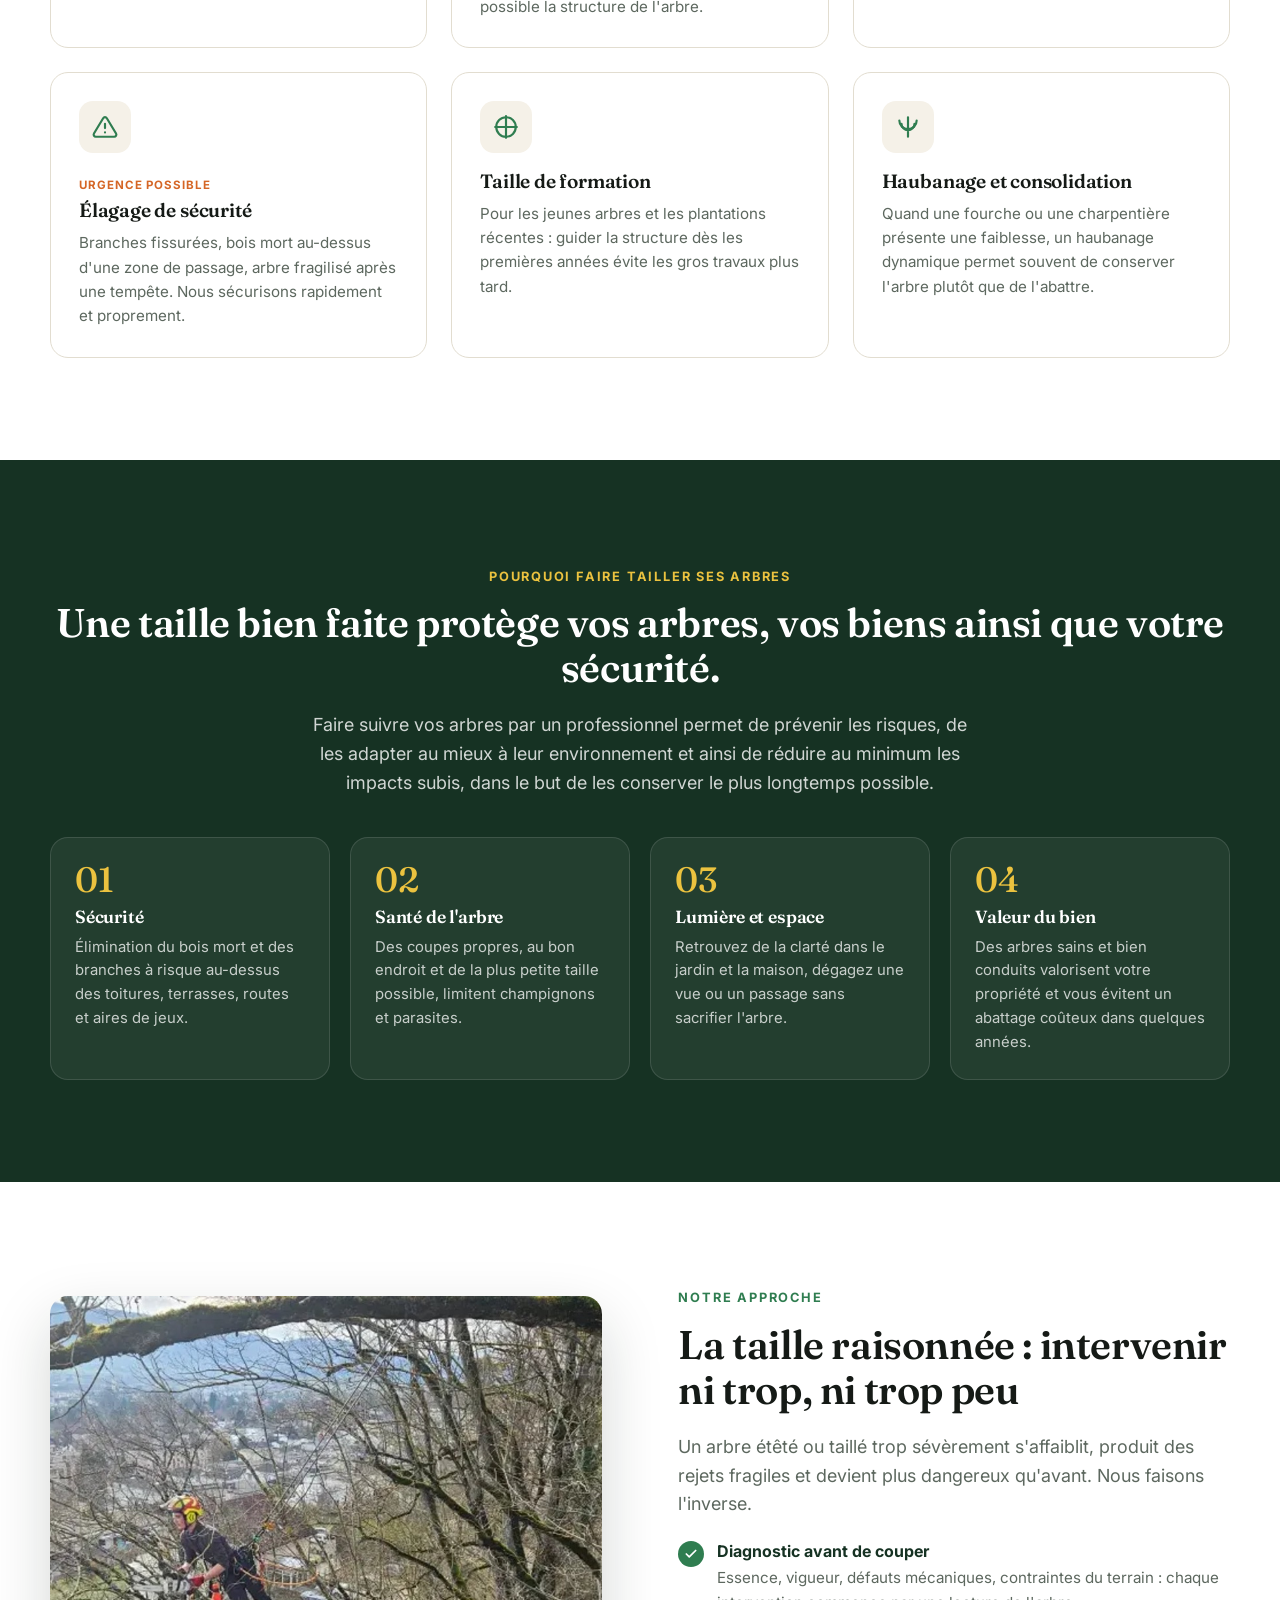
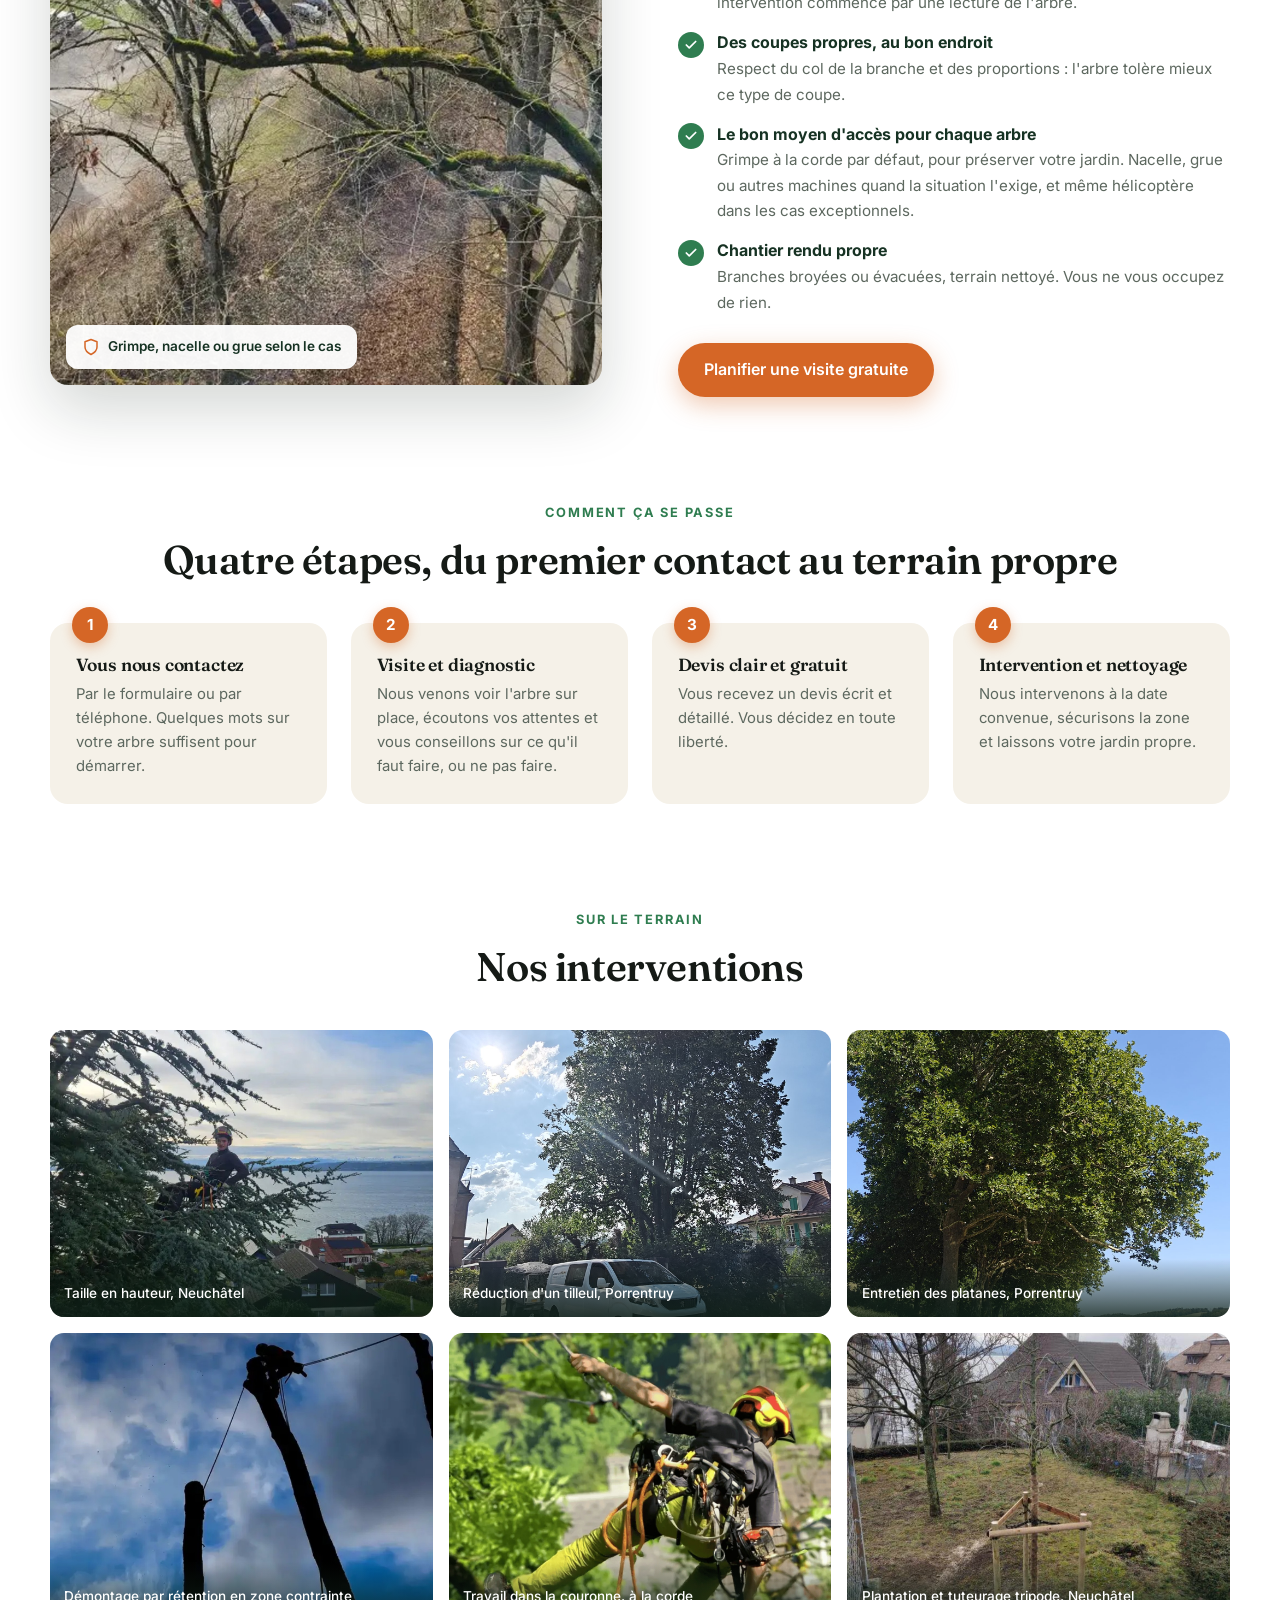
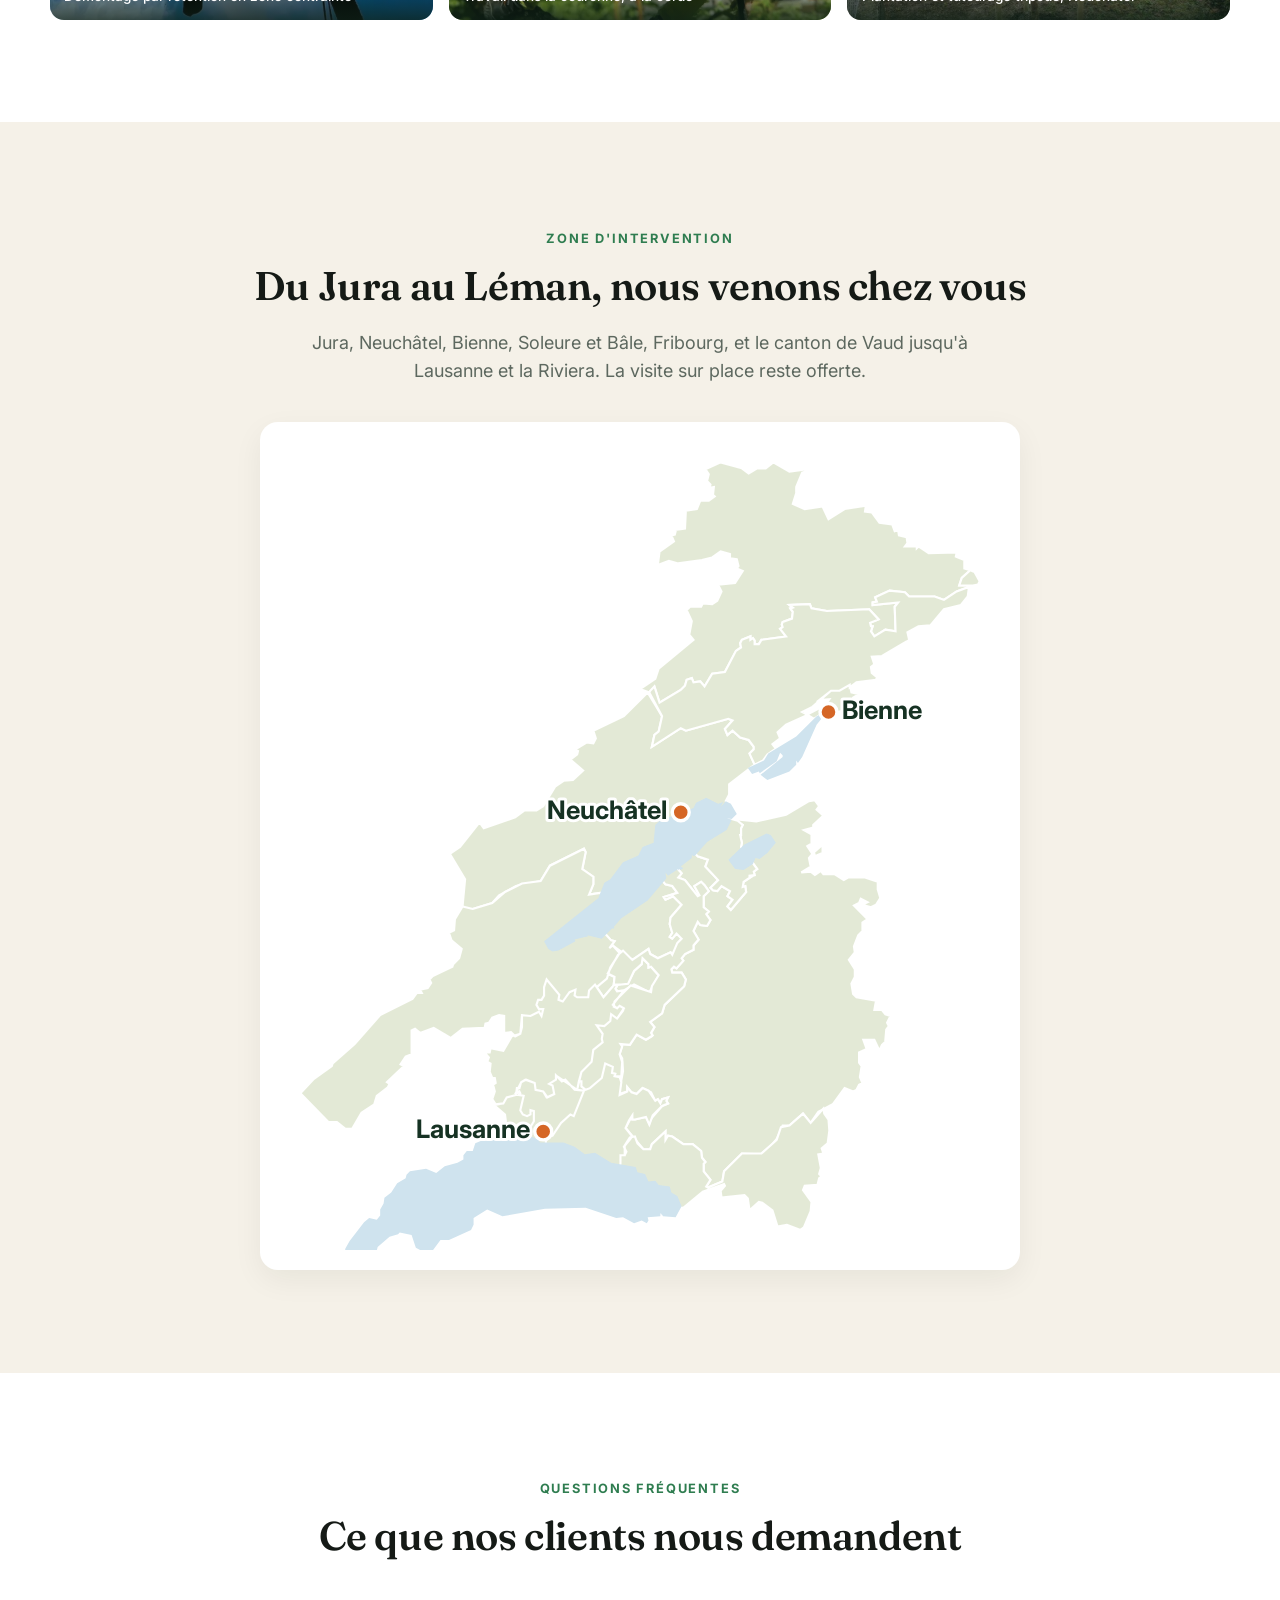
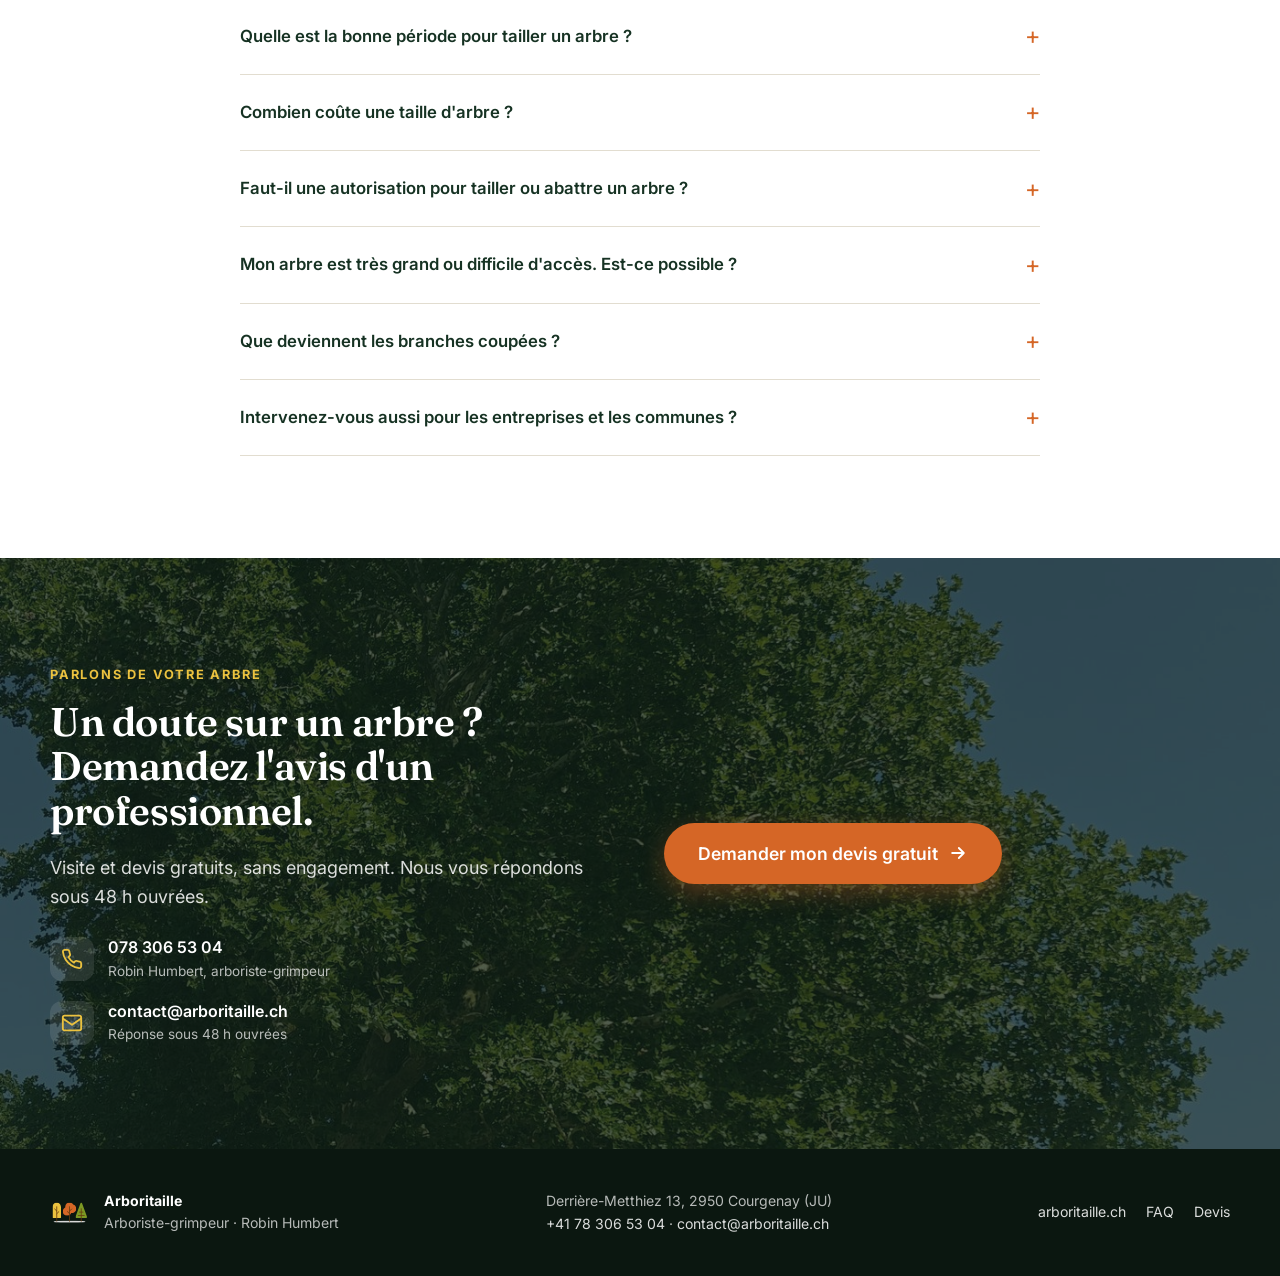
<file: suisse-romande-taille.html>
<!DOCTYPE html>
<html lang="fr-CH">
<head>
<meta charset="utf-8">
<meta name="viewport" content="width=device-width, initial-scale=1">
<title>Taille et entretien d'arbres – Arboriste-grimpeur en Suisse romande | Arboritaille</title>
<meta name="description" content="Taille raisonnée, élagage et entretien de vos arbres par un arboriste-grimpeur professionnel. Visite et devis gratuits dans le Jura, à Neuchâtel, Bienne, Fribourg et dans le canton de Vaud.">
<meta name="robots" content="noindex, follow">
<link rel="alternate" hreflang="fr-CH" href="https://page.arboritaille.ch/suisse-romande-taille.html">

<link rel="icon" href="img/logo-entreprise-icon-sans-fond.svg" type="image/svg+xml">
<link rel="preconnect" href="https://fonts.googleapis.com">
<link rel="preconnect" href="https://fonts.gstatic.com" crossorigin>
<link href="https://fonts.googleapis.com/css2?family=Fraunces:opsz,wght@9..144,500;9..144,600;9..144,700&family=Inter:wght@400;500;600;700&display=swap" rel="stylesheet">
<link rel="stylesheet" href="style.css">
<!-- Google Tag Manager -->
<script>(function(w,d,s,l,i){w[l]=w[l]||[];w[l].push({'gtm.start':new Date().getTime(),event:'gtm.js'});var f=d.getElementsByTagName(s)[0],j=d.createElement(s),dl=l!='dataLayer'?'&l='+l:'';j.async=true;j.src='https://www.googletagmanager.com/gtm.js?id='+i+dl;f.parentNode.insertBefore(j,f);})(window,document,'script','dataLayer','GTM-WMF2BV3S');</script>
<!-- End Google Tag Manager -->
</head>
<body>
<!-- Google Tag Manager (noscript) -->
<noscript><iframe src="https://www.googletagmanager.com/ns.html?id=GTM-WMF2BV3S" height="0" width="0" style="display:none;visibility:hidden"></iframe></noscript>
<!-- End Google Tag Manager (noscript) -->
<header class="header">
  <div class="wrap">
    <a class="logo" href="#top" aria-label="Arboritaille">
      <img src="img/logo-site-arboritaille-sans-ombre.svg" alt="Arboritaille" width="200" height="38">
    </a>
    <div class="header-cta">
      
      <a class="header-phone" href="tel:+41783065304"><svg viewBox="0 0 24 24" fill="none" stroke="currentColor" stroke-width="2" stroke-linecap="round" stroke-linejoin="round"><path d="M22 16.92v3a2 2 0 0 1-2.18 2 19.8 19.8 0 0 1-8.63-3.07 19.5 19.5 0 0 1-6-6A19.8 19.8 0 0 1 2.12 4.18 2 2 0 0 1 4.11 2h3a2 2 0 0 1 2 1.72c.13.96.36 1.9.7 2.81a2 2 0 0 1-.45 2.11L8.09 9.91a16 16 0 0 0 6 6l1.27-1.27a2 2 0 0 1 2.11-.45c.91.34 1.85.57 2.81.7A2 2 0 0 1 22 16.92z"/></svg><span><small>Appelez-nous</small>078 306 53 04</span></a>
      <a class="btn btn-primary" href="#devis">Devis gratuit</a>
    </div>
  </div>
</header>

<main id="top">

<section class="hero">
  <img class="hero-bg" src="img/arboriste_grimpeur-19.jpg" alt="" fetchpriority="high" style="object-position:62% 30%">
  <div class="wrap">
    <div>
      <span class="eyebrow" style="color:var(--yellow)"><span data-local>Arboriste-grimpeur · Suisse romande</span></span>
      <h1>Taille et entretien d'arbres <em>dans les règles de l'art</em></h1>
      <p class="lead">Un arboriste-grimpeur professionnel prend soin de vos arbres : taille raisonnée, mise en sécurité, allègement de couronne, bois mort. En grimpe, en nacelle ou avec les machines adaptées, avec un devis clair et gratuit.</p>
      <div class="hero-actions">
        <a class="btn btn-primary" href="#devis">Demander un devis gratuit <svg viewBox="0 0 24 24" fill="none" stroke="currentColor" stroke-width="2.2" stroke-linecap="round" stroke-linejoin="round"><path d="M5 12h14M13 6l6 6-6 6"/></svg></a>
        <a class="btn btn-ghost" href="tel:+41783065304"><svg viewBox="0 0 24 24" fill="none" stroke="currentColor" stroke-width="2" stroke-linecap="round" stroke-linejoin="round"><path d="M22 16.92v3a2 2 0 0 1-2.18 2 19.8 19.8 0 0 1-8.63-3.07 19.5 19.5 0 0 1-6-6A19.8 19.8 0 0 1 2.12 4.18 2 2 0 0 1 4.11 2h3a2 2 0 0 1 2 1.72c.13.96.36 1.9.7 2.81a2 2 0 0 1-.45 2.11L8.09 9.91a16 16 0 0 0 6 6l1.27-1.27a2 2 0 0 1 2.11-.45c.91.34 1.85.57 2.81.7A2 2 0 0 1 22 16.92z"/></svg> 078 306 53 04</a>
      </div>
      
      <ul class="hero-points"><li><svg viewBox="0 0 24 24" fill="none" stroke="currentColor" stroke-width="2.5" stroke-linecap="round" stroke-linejoin="round"><path d="M20 6 9 17l-5-5"/></svg>Devis gratuit et sans engagement</li><li><svg viewBox="0 0 24 24" fill="none" stroke="currentColor" stroke-width="2.5" stroke-linecap="round" stroke-linejoin="round"><path d="M20 6 9 17l-5-5"/></svg>Réponse sous 48 h ouvrées</li><li><svg viewBox="0 0 24 24" fill="none" stroke="currentColor" stroke-width="2.5" stroke-linecap="round" stroke-linejoin="round"><path d="M20 6 9 17l-5-5"/></svg>Taille raisonnée, respectueuse de l'arbre</li><li><svg viewBox="0 0 24 24" fill="none" stroke="currentColor" stroke-width="2.5" stroke-linecap="round" stroke-linejoin="round"><path d="M20 6 9 17l-5-5"/></svg>Chantier propre, branches évacuées</li></ul>
    </div>
    <div class="form-card" id="devis">
      <h2>Recevez votre devis gratuit</h2>
      <p class="sub">Décrivez-nous votre arbre en 30 secondes. Nous vous rappelons pour fixer une visite.</p>
      <form action="contact.php" method="POST" id="devisForm">
        <input type="hidden" name="Sujet" value="Nouvelle demande de devis – Taille et entretien d'arbres">
        <input type="hidden" name="lp" value="sr-taille">
        <input type="hidden" name="lang" value="fr">
        <input type="hidden" name="Source" value="Landing page Google Ads – sr-taille">
        <input type="hidden" name="Langue du client" value="Français">
        <input type="text" name="_honey" class="honeypot" tabindex="-1" autocomplete="off">
        <div class="field-row">
          <div class="field"><label for="nom">Nom et prénom</label><input id="nom" name="Nom" type="text" required autocomplete="name" placeholder="Jean Dupont"></div>
          <div class="field"><label for="tel">Téléphone</label><input id="tel" name="Téléphone" type="tel" required autocomplete="tel" placeholder="078 000 00 00"></div>
        </div>
        <div class="field-row">
          <div class="field"><label for="email">E-mail</label><input id="email" name="Email" type="email" required autocomplete="email" placeholder="name@beispiel.ch"></div>
          <div class="field"><label for="localite">Localité</label><input id="localite" name="Localité" type="text" required autocomplete="address-level2" placeholder="Lausanne, Neuchâtel, Bienne…"></div>
        </div>
        <div class="field"><label for="besoin">Votre besoin</label>
          <select id="besoin" name="Besoin" required><option value="" disabled selected>Choisir…</option><option>Taille d'entretien</option><option>Réduction ou allègement de couronne</option><option>Élagage de sécurité (bois mort, branches dangereuses)</option><option>Taille de fruitiers</option><option>Diagnostic / conseil sur un arbre</option><option>Abattage ou démontage</option><option>Autre</option></select>
        </div>
        <div class="field"><label for="msg">Décrivez votre situation (facultatif)</label><textarea id="msg" name="Message" placeholder="Essence, hauteur approximative, accès, ce qui vous inquiète…"></textarea></div>
        <button class="btn btn-primary btn-block" type="submit">Envoyer ma demande</button>
        
        <p class="form-note"><svg viewBox="0 0 24 24" fill="none" stroke="currentColor" stroke-width="2" stroke-linecap="round" stroke-linejoin="round"><rect x="3" y="11" width="18" height="11" rx="2"/><path d="M7 11V7a5 5 0 0 1 10 0v4"/></svg> Vos données restent confidentielles et servent uniquement à traiter votre demande. Aucune revente, aucun démarchage.</p>
      </form>
    </div>
  </div>
</section>
<section class="trust"><div class="wrap"><div class="trust-item"><div class="ic"><svg viewBox="0 0 24 24" fill="none" stroke="currentColor" stroke-width="2" stroke-linecap="round" stroke-linejoin="round"><path d="M12 22s8-4 8-10V5l-8-3-8 3v7c0 6 8 10 8 10z"/><path d="m9 12 2 2 4-4"/></svg></div><div>Arboriste-grimpeur<small>Techniques de grimpe et cordes</small></div></div><div class="trust-item"><div class="ic"><svg viewBox="0 0 24 24" fill="none" stroke="currentColor" stroke-width="2" stroke-linecap="round" stroke-linejoin="round"><path d="M11 20A7 7 0 0 1 9.8 6.1C15.5 5 17 4.48 19 2c1 2 2 4.18 2 8 0 5.5-4.78 10-10 10z"/><path d="M2 21c0-3 1.85-5.36 5.08-6C9.5 14.52 12 13 13 12"/></svg></div><div>Taille raisonnée<small>Respect de la physiologie de l'arbre</small></div></div><div class="trust-item"><div class="ic"><svg viewBox="0 0 24 24" fill="none" stroke="currentColor" stroke-width="2" stroke-linecap="round" stroke-linejoin="round"><path d="M14 2H6a2 2 0 0 0-2 2v16a2 2 0 0 0 2 2h12a2 2 0 0 0 2-2V8z"/><path d="M14 2v6h6M16 13H8M16 17H8M10 9H8"/></svg></div><div>Devis écrit et détaillé<small>Gratuit, sans engagement</small></div></div></div></section>
<section class="section" id="prestations"><div class="wrap">
  <div class="center"><span class="eyebrow">Nos prestations de taille</span><h2>Chaque arbre mérite la taille qui lui convient</h2><p class="lead">Il n'existe pas de taille standard. Nous observons l'arbre, son essence, son âge et son environnement avant de choisir l'intervention adaptée.</p></div>
  <div class="services-grid"><div class="card"><div class="ic"><svg viewBox="0 0 24 24" fill="none" stroke="currentColor" stroke-width="2" stroke-linecap="round" stroke-linejoin="round"><path d="M6 3 3 6l3 3M18 3l3 3-3 3M3 6h18M12 6v15"/></svg></div><span class="card-tag">Le plus demandé</span><h3>Taille d'entretien</h3><p>Suppression du bois mort et des branches qui se croisent ou frottent, pour laisser passer la lumière et l'air. L'arbre garde sa silhouette naturelle.</p></div><div class="card"><div class="ic"><svg viewBox="0 0 24 24" fill="none" stroke="currentColor" stroke-width="2" stroke-linecap="round" stroke-linejoin="round"><path d="M21 3 3 21M21 3h-6M21 3v6M3 21h6M3 21v-6"/></svg></div><h3>Réduction et allègement de couronne</h3><p>Pour un arbre devenu trop volumineux, trop proche d'une toiture ou d'une ligne. Nous réduisons de manière ciblée en limitant la taille des coupes pour impacter le moins possible la structure de l'arbre.</p></div><div class="card"><div class="ic"><svg viewBox="0 0 24 24" fill="none" stroke="currentColor" stroke-width="2" stroke-linecap="round" stroke-linejoin="round"><path d="M12 22V8M5 12l7-7 7 7M4 22h16"/></svg></div><h3>Rehaussement de couronne</h3><p>Remontée des branches basses pour dégager un passage, une façade, un accès véhicule ou une vue, tout en respectant les besoins de l'arbre.</p></div><div class="card"><div class="ic"><svg viewBox="0 0 24 24" fill="none" stroke="currentColor" stroke-width="2" stroke-linecap="round" stroke-linejoin="round"><path d="M10.3 3.9 1.8 18a2 2 0 0 0 1.7 3h17a2 2 0 0 0 1.7-3L13.7 3.9a2 2 0 0 0-3.4 0z"/><path d="M12 9v4M12 17h.01"/></svg></div><span class="card-tag">Urgence possible</span><h3>Élagage de sécurité</h3><p>Branches fissurées, bois mort au-dessus d'une zone de passage, arbre fragilisé après une tempête. Nous sécurisons rapidement et proprement.</p></div><div class="card"><div class="ic"><svg viewBox="0 0 24 24" fill="none" stroke="currentColor" stroke-width="2" stroke-linecap="round" stroke-linejoin="round"><path d="M12 2v20M2 12h20"/><circle cx="12" cy="12" r="9"/></svg></div><h3>Taille de formation</h3><p>Pour les jeunes arbres et les plantations récentes : guider la structure dès les premières années évite les gros travaux plus tard.</p></div><div class="card"><div class="ic"><svg viewBox="0 0 24 24" fill="none" stroke="currentColor" stroke-width="2" stroke-linecap="round" stroke-linejoin="round"><path d="M12 3v18M6 9c0 3.3 2.7 6 6 6s6-2.7 6-6"/><path d="M4 6c0 4.4 3.6 8 8 8s8-3.6 8-8"/></svg></div><h3>Haubanage et consolidation</h3><p>Quand une fourche ou une charpentière présente une faiblesse, un haubanage dynamique permet souvent de conserver l'arbre plutôt que de l'abattre.</p></div></div>
</div></section>
<section class="section why"><div class="wrap">
  <div class="center"><span class="eyebrow">Pourquoi faire tailler ses arbres</span><h2>Une taille bien faite protège vos arbres, vos biens ainsi que votre sécurité.</h2><p class="lead">Faire suivre vos arbres par un professionnel permet de prévenir les risques, de les adapter au mieux à leur environnement et ainsi de réduire au minimum les impacts subis, dans le but de les conserver le plus longtemps possible.</p></div>
  <div class="why-grid"><div class="why-item"><div class="num">01</div><h3>Sécurité</h3><p>Élimination du bois mort et des branches à risque au-dessus des toitures, terrasses, routes et aires de jeux.</p></div><div class="why-item"><div class="num">02</div><h3>Santé de l'arbre</h3><p>Des coupes propres, au bon endroit et de la plus petite taille possible, limitent champignons et parasites.</p></div><div class="why-item"><div class="num">03</div><h3>Lumière et espace</h3><p>Retrouvez de la clarté dans le jardin et la maison, dégagez une vue ou un passage sans sacrifier l'arbre.</p></div><div class="why-item"><div class="num">04</div><h3>Valeur du bien</h3><p>Des arbres sains et bien conduits valorisent votre propriété et vous évitent un abattage coûteux dans quelques années.</p></div></div>
</div></section>
<section class="section"><div class="wrap split">
  <div class="split-img"><img src="img/arboriste_grimpeur-2.jpg" alt="Arboriste-grimpeur en intervention dans la couronne d'un grand arbre" loading="lazy"><div class="badge"><svg viewBox="0 0 24 24" fill="none" stroke="currentColor" stroke-width="2" stroke-linecap="round" stroke-linejoin="round"><path d="M12 22s8-4 8-10V5l-8-3-8 3v7c0 6 8 10 8 10z"/></svg> Grimpe, nacelle ou grue selon le cas</div></div>
  <div><span class="eyebrow">Notre approche</span><h2>La taille raisonnée : intervenir ni trop, ni trop peu</h2><p class="lead">Un arbre étêté ou taillé trop sévèrement s'affaiblit, produit des rejets fragiles et devient plus dangereux qu'avant. Nous faisons l'inverse.</p>
    <ul class="check-list"><li><span class="ck"><svg viewBox="0 0 24 24" fill="none" stroke="currentColor" stroke-width="3" stroke-linecap="round" stroke-linejoin="round"><path d="M20 6 9 17l-5-5"/></svg></span><div><strong>Diagnostic avant de couper</strong><span>Essence, vigueur, défauts mécaniques, contraintes du terrain : chaque intervention commence par une lecture de l'arbre.</span></div></li><li><span class="ck"><svg viewBox="0 0 24 24" fill="none" stroke="currentColor" stroke-width="3" stroke-linecap="round" stroke-linejoin="round"><path d="M20 6 9 17l-5-5"/></svg></span><div><strong>Des coupes propres, au bon endroit</strong><span>Respect du col de la branche et des proportions : l'arbre tolère mieux ce type de coupe.</span></div></li><li><span class="ck"><svg viewBox="0 0 24 24" fill="none" stroke="currentColor" stroke-width="3" stroke-linecap="round" stroke-linejoin="round"><path d="M20 6 9 17l-5-5"/></svg></span><div><strong>Le bon moyen d'accès pour chaque arbre</strong><span>Grimpe à la corde par défaut, pour préserver votre jardin. Nacelle, grue ou autres machines quand la situation l'exige, et même hélicoptère dans les cas exceptionnels.</span></div></li><li><span class="ck"><svg viewBox="0 0 24 24" fill="none" stroke="currentColor" stroke-width="3" stroke-linecap="round" stroke-linejoin="round"><path d="M20 6 9 17l-5-5"/></svg></span><div><strong>Chantier rendu propre</strong><span>Branches broyées ou évacuées, terrain nettoyé. Vous ne vous occupez de rien.</span></div></li></ul>
    <a class="btn btn-primary" href="#devis">Planifier une visite gratuite</a>
  </div>
</div></section>
<section class="section" style="padding-top:0"><div class="wrap">
  <div class="center"><span class="eyebrow">Comment ça se passe</span><h2>Quatre étapes, du premier contact au terrain propre</h2></div>
  <div class="steps"><div class="step"><h3>Vous nous contactez</h3><p>Par le formulaire ou par téléphone. Quelques mots sur votre arbre suffisent pour démarrer.</p></div><div class="step"><h3>Visite et diagnostic</h3><p>Nous venons voir l'arbre sur place, écoutons vos attentes et vous conseillons sur ce qu'il faut faire, ou ne pas faire.</p></div><div class="step"><h3>Devis clair et gratuit</h3><p>Vous recevez un devis écrit et détaillé. Vous décidez en toute liberté.</p></div><div class="step"><h3>Intervention et nettoyage</h3><p>Nous intervenons à la date convenue, sécurisons la zone et laissons votre jardin propre.</p></div></div>
</div></section>
<section class="section" style="padding-top:0"><div class="wrap">
  <div class="center"><span class="eyebrow">Sur le terrain</span><h2>Nos interventions</h2></div>
  <div class="gallery"><figure><img src="img/arboriste_grimpeur-3.jpg" alt="Arboriste-grimpeur au sommet d'un cèdre, lac de Neuchâtel en arrière-plan" loading="lazy"><figcaption>Taille en hauteur, Neuchâtel</figcaption></figure><figure><img src="img/reduction_tilleul_porrentruy.jpg" alt="Tilleul après réduction de couronne à Porrentruy" loading="lazy"><figcaption>Réduction d'un tilleul, Porrentruy</figcaption></figure><figure><img src="img/entretien_platanes_porrentruy.jpg" alt="Alignement de platanes entretenus à Porrentruy" loading="lazy"><figcaption>Entretien des platanes, Porrentruy</figcaption></figure><figure><img src="img/demontage_d-arbre_retention.jpg" alt="Démontage d'arbre par rétention" loading="lazy"><figcaption>Démontage par rétention en zone contrainte</figcaption></figure><figure><img src="img/arboriste_grimpeur-15.jpg" alt="Arboriste-grimpeur dans le feuillage" loading="lazy"><figcaption>Travail dans la couronne, à la corde</figcaption></figure><figure><img src="img/plantation_arbre.jpg" alt="Jeune arbre planté avec tuteurage tripode à Neuchâtel" loading="lazy"><figcaption>Plantation et tuteurage tripode, Neuchâtel</figcaption></figure></div>
</div></section>
<section class="section zone" id="zone"><div class="wrap">
  <div class="center"><span class="eyebrow">Zone d'intervention</span><h2>Du Jura au Léman, nous venons chez vous</h2><p class="lead">Jura, Neuchâtel, Bienne, Soleure et Bâle, Fribourg, et le canton de Vaud jusqu'à Lausanne et la Riviera. La visite sur place reste offerte.</p></div>
  <div class="zone-map-box"><svg class="zone-map" viewBox="-24 -24 848 952" xmlns="http://www.w3.org/2000/svg" role="img" aria-label="Carte de la zone d'intervention : Jura, Neuchâtel, Bienne, Fribourg et Vaud, avec Lausanne, Neuchâtel et Bienne">
<g class="map-land"><path class="map-canton" data-canton="ju" d="M400,267 411,271 417,264 423,283 448,268 453,263 455,256 461,254 463,259 471,258 476,264 485,249 500,247 513,222 519,218 518,213 520,209 530,205 530,209 533,207 535,210 535,214 540,214 543,209 572,205 565,196 568,194 567,191 568,188 579,184 580,176 577,172 580,171 576,168 600,167 602,172 620,175 670,173 681,185 671,189 672,193 674,193 672,199 676,205 689,197 701,199 700,170 704,165 674,168 674,165 679,164 677,159 694,151 712,153 717,158 747,158 758,162 773,152 792,145 776,145 779,136 789,127 782,125 782,115 772,111 773,106 740,107 728,99 726,101 726,99 712,99 715,95 714,88 705,86 704,80 700,81 697,73 682,71 673,59 665,58 666,51 641,55 622,67 615,52 594,55 580,49 584,36 584,29 591,12 598,10 597,8 576,11 557,0 548,7 538,7 528,13 520,7 495,0 477,8 481,14 479,22 483,26 482,30 487,29 486,38 488,40 481,45 471,45 467,55 454,57 453,78 439,80 442,81 441,85 437,86 440,93 423,105 421,121 434,116 445,119 473,115 485,112 495,105 506,108 506,113 514,114 516,122 514,125 521,128 512,142 492,144 496,152 491,163 485,167 474,166 472,170 459,170 455,174 461,187 458,203 463,209 422,243 418,255Z"><title>Jura</title></path><path class="map-canton" data-canton="ne" d="M176,461 194,491 191,523 195,526 203,526 226,519 234,510 254,499 283,493 294,475 334,455 336,459 332,479 345,488 345,497 340,509 353,507 366,521 430,463 448,441 488,414 509,420 501,399 505,391 505,379 535,356 529,343 534,338 534,335 528,327 518,324 509,316 503,321 500,314 509,304 504,302 454,316 448,313 414,335 417,321 422,317 426,299 409,271 381,299 345,316 348,325 345,331 337,330 324,338 327,340 326,344 318,350 333,363 321,374 310,375 300,382 286,405 278,410 264,410 253,418 216,431 211,424 188,453Z"><title>Neuchâtel</title></path><path class="map-canton" data-canton="fr" d="M346,541 366,563 370,564 364,572 368,569 391,586 410,573 412,579 421,584 436,577 438,580 449,560 443,555 438,561 435,559 438,554 435,544 436,536 449,521 439,511 430,515 428,512 444,507 438,499 430,497 413,476ZM349,618 357,630 369,616 370,606 363,603ZM371,620 374,623 381,622 393,615 411,624 422,604 413,594 410,595 410,591 403,584 402,591 393,599 386,613 374,615ZM375,744 385,741 385,736 390,742 396,744 403,737 413,742 418,752 421,750 424,755 426,750 433,748 431,752 433,755 426,758 413,773 411,779 407,771 394,774 391,774 391,769 383,784 404,809 412,809 414,803 430,788 430,798 433,793 438,794 451,803 462,803 472,811 473,819 477,824 475,826 475,835 483,845 478,853 480,854 497,847 499,835 520,814 542,815 554,805 561,797 568,781 576,781 592,767 601,778 610,765 627,756 641,737 651,741 655,739 658,733 662,731 659,724 661,711 658,707 658,695 667,691 663,680 676,680 682,693 685,686 693,679 689,680 690,668 693,664 691,660 695,652 689,650 685,645 676,645 678,634 655,630 651,626 649,614 653,606 653,597 646,586 653,577 652,570 657,557 662,552 662,542 668,538 652,522 658,519 660,514 668,518 664,520 665,522 672,524 678,521 683,513 680,503 680,494 665,489 645,489 640,492 629,485 616,485 613,481 606,486 601,482 590,483 601,476 599,466 603,461 597,452 602,449 602,438 593,433 604,430 604,427 616,416 608,409 611,405 606,398 599,399 572,415 537,423 509,420 521,427 519,431 519,439 518,439 520,448 519,453 538,479 534,482 535,486 528,487 531,488 522,494 521,500 524,499 525,506 507,527 503,523 509,515 503,511 506,505 496,499 491,505 486,504 483,501 492,492 477,476 480,468 468,464 448,441 430,463 449,484 445,489 453,492 468,511 470,510 464,499 472,494 476,498 481,505 475,511 475,524 481,529 478,532 483,539 479,546 471,545 468,541 463,552 469,562 463,569 463,574 453,579 449,584 451,587 443,596 440,594 437,597 438,601 449,601 454,609 452,617 429,639 426,649 412,659 417,665 413,672 414,676 407,680 396,674 388,686 377,685 379,687 376,697 379,702 380,717ZM605,459 606,464 615,460 615,453 613,452Z"><title>Fribourg</title></path><path class="map-canton" data-canton="be" d="M792,145 773,152 758,162 747,158 717,158 712,153 694,151 677,159 679,164 674,165 674,168 704,165 700,170 701,199 689,197 676,205 672,199 674,193 672,193 671,189 681,185 670,173 620,175 602,172 600,167 576,168 580,171 577,172 580,176 579,184 568,188 567,191 568,194 565,196 572,205 543,209 540,214 535,214 535,210 533,207 530,209 530,205 520,209 518,213 519,218 513,222 500,247 485,249 476,264 471,258 463,259 461,254 455,256 453,263 448,268 423,283 417,264 412,269 411,271 426,299 422,317 417,321 414,335 448,313 454,316 504,302 509,304 500,314 503,321 509,316 518,324 528,327 534,335 534,338 529,343 535,356 545,351 550,344 560,337 556,332 565,325 562,318 572,309 594,299 597,297 591,294 603,288 625,269 635,269 647,262 647,265 655,259 678,256 679,253 673,248 672,241 676,238 673,229 685,228 714,211 717,209 715,200 728,193 742,192 758,173 778,168 786,158 787,150ZM792,145 798,144 800,140 794,129 789,127 779,136 776,145ZM597,297 605,302 614,296 613,300 622,299 626,306 635,298 633,294 642,292 643,286 648,285 651,282 651,277 658,273 649,271 647,262 635,269 625,269 611,280 623,279 618,286Z"><title>Bienne et environs</title></path><path class="map-canton" data-canton="vd" d="M254,742 258,741 259,743 257,745 263,746 259,763 262,768 267,770 271,768 271,763 275,764 275,776 272,781 268,785 262,782 259,787 260,840 290,840 289,796 297,793 307,778 318,768 322,770 334,740 323,739 312,727 308,729 301,722 301,727 293,732 297,734 299,744 291,748 286,741 277,739 276,731 266,727 260,730ZM228,757 241,768 242,776 238,781 238,792 235,794 238,795 235,798 234,839 260,840 259,787 262,782 268,785 272,781 275,776 275,764 271,763 271,768 267,770 262,768 259,763 263,746 257,745 259,743 258,741 255,743 256,736 254,745 243,748 239,755ZM289,796 290,840 313,841 368,857 377,826 377,816 382,816 382,805 391,794 383,784 387,775 391,769 391,774 394,774 407,771 411,780 415,769 426,758 433,755 431,752 433,748 426,750 424,755 421,750 418,752 410,740 403,737 396,744 390,742 385,736 385,741 376,745 378,730 376,724 370,723 371,720 367,719 368,712 359,708 355,725 341,737 336,739 331,735 331,729 328,729 326,739 334,740 322,770 318,768 307,778 297,793ZM368,857 421,876 451,878 474,859 499,850 500,852 495,858 496,866 523,863 527,867 529,881 540,871 544,872 556,881 562,900 573,898 589,904 593,901 601,882 602,871 592,857 594,852 609,851 611,843 614,841 611,838 613,831 610,815 616,814 614,808 621,802 623,787 622,774 617,767 616,761 601,778 592,767 576,781 566,783 561,798 543,814 520,814 499,835 497,847 480,854 478,853 483,845 475,835 475,826 477,824 473,819 472,811 462,803 451,803 438,794 433,793 430,798 430,788 414,803 412,809 404,809 397,802 394,794 388,795 381,806 384,812 382,816 377,816 377,826ZM0,743 33,777 43,777 53,785 61,785 72,766 87,756 90,746 103,736 105,732 102,730 122,711 118,709 124,700 131,697 131,669 135,667 141,672 157,666 177,678 191,667 217,666 218,661 222,660 226,654 234,651 240,652 240,672 248,671 253,676 259,673 261,665 261,651 271,652 281,647 284,652 286,644 281,644 278,639 280,633 284,633 287,628 287,618 290,609 305,627 304,633 309,635 317,624 324,621 323,628 326,630 339,630 340,622 347,615 349,618 361,608 365,595 376,578 368,569 364,572 370,564 366,563 346,541 366,521 353,507 340,509 345,497 345,488 332,479 336,459 334,455 294,475 283,493 261,496 241,506 226,519 203,526 191,523 182,538 181,551 175,554 178,563 190,573 187,584 180,591 179,594 156,605 152,609 154,613 150,619 141,621 143,625 137,625 132,632 94,651 64,685 38,708 37,711 16,726ZM217,695 222,701 220,706 224,708 223,718 226,725 229,725 230,731 227,733 229,741 226,750 230,756 239,755 243,748 254,745 255,737 258,737 260,730 265,727 276,731 277,739 286,741 290,748 299,744 297,734 293,732 301,727 301,722 326,739 331,718 343,706 345,692 356,683 355,679 356,673 349,663 358,664 365,658 366,650 373,655 381,643 376,640 373,643 368,639 381,622 373,623 371,620 374,615 370,615 357,630 347,615 340,622 339,630 326,630 323,628 324,621 317,624 309,635 304,633 305,627 290,609 287,618 287,628 284,633 280,633 278,639 281,644 286,644 284,652 281,647 271,652 261,651 259,673 249,676 239,693 224,690 223,695ZM328,729 331,729 331,735 336,739 341,737 355,725 359,708 368,712 367,719 371,720 370,723 378,723 379,706 376,697 379,688 377,685 388,686 396,674 407,680 415,675 413,672 417,665 412,659 426,649 429,639 452,617 454,609 449,601 438,601 437,597 440,594 443,596 451,587 449,584 453,579 463,574 463,569 469,562 463,552 468,541 471,545 479,546 483,539 478,532 481,529 475,524 475,511 481,505 476,498 472,494 464,499 470,510 468,511 453,492 445,489 449,484 430,463 413,476 430,497 438,499 444,507 428,512 430,515 439,511 449,521 436,536 435,544 438,554 435,559 438,561 443,555 449,561 444,566 438,580 436,577 421,584 412,579 410,573 391,586 380,575 374,580 362,602 370,606 369,616 386,614 393,599 402,591 403,584 410,591 410,595 413,594 422,604 414,617 413,624 389,616 370,635 369,641 373,643 376,640 381,643 380,646 373,655 366,650 365,658 358,664 349,663 356,673 355,679 356,683 345,692 343,706 331,718ZM448,441 468,464 480,468 477,476 492,492 483,501 486,504 491,505 496,499 506,505 503,511 509,515 503,523 507,527 525,506 524,499 521,500 522,494 531,488 528,487 535,486 534,482 538,479 519,453 520,448 518,439 519,439 519,431 521,427 515,422 488,414Z"><title>Vaud</title></path></g>
<g class="map-water"><path d="M21,1039 24,1041 34,1035 32,1032 36,1032 45,1014 44,1007 48,993 54,992 68,973 72,966 71,961 78,956 80,945 89,933 91,924 105,912 115,909 117,907 131,910 136,925 149,932 153,932 165,916 175,916 201,904 204,898 204,890 220,880 238,888 288,879 336,878 372,890 380,889 393,896 402,893 408,896 410,893 409,889 424,888 424,884 426,887 425,884 427,888 442,889 449,876 444,864 437,860 435,853 422,851 418,846 410,847 406,838 397,836 395,830 366,825 347,813 335,815 323,806 310,801 282,801 281,798 272,794 268,794 263,789 244,798 233,798 226,793 217,791 213,799 206,802 203,811 196,811 192,816 192,821 185,825 170,829 160,837 148,832 129,835 125,839 124,843 114,849 107,860 99,866 98,873 94,880 94,887 90,892 81,890 75,895 58,917 53,926 48,949 33,968 34,974 33,973 31,979 33,986 31,995 28,994 23,1003 21,1023 24,1027 24,1035Z"/><path d="M287,564 292,573 297,576 304,575 324,564 323,562 339,558 338,557 355,561 367,549 370,549 369,547 372,545 370,546 378,537 409,516 431,490 430,483 432,487 430,483 433,487 445,479 444,482 446,479 448,480 451,478 448,476 461,466 461,463 462,462 462,464 465,463 479,447 502,433 508,421 502,419 508,420 514,414 507,402 501,399 495,406 498,400 492,402 478,395 466,401 463,407 423,422 418,427 416,448 403,453 398,463 380,471 365,491 358,495 351,513Z"/><path d="M527,360 532,367 540,364 541,366 561,352 565,342 568,345 568,347 542,368 550,374 576,364 584,356 584,351 586,354 591,347 608,309 616,299 614,296 608,299 584,323 551,343 546,351Z"/><path d="M504,468 512,479 522,480 533,473 536,466 541,467 550,460 560,448 554,439 549,437 523,450Z"/></g>
<g class="map-cities"><g class="map-city" data-canton="vd"><circle cx="286" cy="788" r="10"/><text x="270" y="796" text-anchor="end">Lausanne</text></g><g class="map-city" data-canton="ne"><circle cx="448" cy="412" r="10"/><text x="432" y="420" text-anchor="end">Neuchâtel</text></g><g class="map-city" data-canton="be"><circle cx="622" cy="294" r="10"/><text x="638" y="302" text-anchor="start">Bienne</text></g></g>
</svg><p class="zone-you" data-local-zone hidden></p></div>
</div></section>
<section class="section" id="faq"><div class="wrap">
  <div class="center"><span class="eyebrow">Questions fréquentes</span><h2>Ce que nos clients nous demandent</h2></div>
  <div class="faq"><details><summary>Quelle est la bonne période pour tailler un arbre ?</summary><p>Cela dépend de l'essence et de l'objectif. La taille d'entretien se pratique souvent en hiver, hors gel, ou en été après la pousse. Certaines essences supportent mal la taille en période de montée de sève. Nous vous conseillons la période la plus favorable lors de la visite.</p></details><details><summary>Combien coûte une taille d'arbre ?</summary><p>Le prix dépend de la taille de l'arbre, de son accessibilité, du type d'intervention et de l'évacuation des branches. C'est pourquoi nous nous déplaçons gratuitement pour établir un devis précis et écrit. Aucun engagement de votre part.</p></details><details><summary>Faut-il une autorisation pour tailler ou abattre un arbre ?</summary><p>Une simple taille d'entretien ne nécessite en général aucune démarche. L'abattage, ou l'intervention sur un arbre protégé ou situé en zone particulière, peut être soumis à autorisation communale. Nous vous indiquons la marche à suivre selon votre commune.</p></details><details><summary>Mon arbre est très grand ou difficile d'accès. Est-ce possible ?</summary><p>Oui. En tant qu'arboriste-grimpeur, nous accédons à la couronne à la corde, ce qui convient à la plupart des jardins, cours intérieures et terrains en pente. Quand c'est nécessaire, nous mobilisons une nacelle, une grue ou d'autres machines, et dans des cas très particuliers un hélicoptère.</p></details><details><summary>Que deviennent les branches coupées ?</summary><p>Selon votre souhait et le devis, les branches sont broyées sur place, évacuées, ou le bois est laissé débité pour votre chauffage. Le terrain est nettoyé avant notre départ.</p></details><details><summary>Intervenez-vous aussi pour les entreprises et les communes ?</summary><p>Oui. Nous accompagnons les entreprises sur leurs chantiers, ainsi que les collectivités pour le suivi de groupes d'arbres, la gestion des sujets dangereux et les projets de plantation.</p></details></div>
</div></section>
<section class="section cta">
  <img class="cta-bg" src="img/entretien_platanes_porrentruy.jpg" alt="" loading="lazy">
  <div class="wrap">
    <div>
      <span class="eyebrow" style="color:var(--yellow)">Parlons de votre arbre</span>
      <h2>Un doute sur un arbre ? Demandez l'avis d'un professionnel.</h2>
      <p class="lead">Visite et devis gratuits, sans engagement. Nous vous répondons sous 48 h ouvrées.</p>
      <div class="cta-contact">
        <a href="tel:+41783065304"><span class="ic"><svg viewBox="0 0 24 24" fill="none" stroke="currentColor" stroke-width="2" stroke-linecap="round" stroke-linejoin="round"><path d="M22 16.92v3a2 2 0 0 1-2.18 2 19.8 19.8 0 0 1-8.63-3.07 19.5 19.5 0 0 1-6-6A19.8 19.8 0 0 1 2.12 4.18 2 2 0 0 1 4.11 2h3a2 2 0 0 1 2 1.72c.13.96.36 1.9.7 2.81a2 2 0 0 1-.45 2.11L8.09 9.91a16 16 0 0 0 6 6l1.27-1.27a2 2 0 0 1 2.11-.45c.91.34 1.85.57 2.81.7A2 2 0 0 1 22 16.92z"/></svg></span><span>078 306 53 04<small>Robin Humbert, arboriste-grimpeur</small></span></a>
        <a href="mailto:contact@arboritaille.ch"><span class="ic"><svg viewBox="0 0 24 24" fill="none" stroke="currentColor" stroke-width="2" stroke-linecap="round" stroke-linejoin="round"><rect x="2" y="4" width="20" height="16" rx="2"/><path d="m22 7-10 7L2 7"/></svg></span><span>contact@arboritaille.ch<small>Réponse sous 48 h ouvrées</small></span></a>
      </div>
    </div>
    <div><a class="btn btn-primary" href="#devis" style="font-size:1.1rem;padding:1.1rem 2rem">Demander mon devis gratuit <svg viewBox="0 0 24 24" fill="none" stroke="currentColor" stroke-width="2.2" stroke-linecap="round" stroke-linejoin="round"><path d="M5 12h14M13 6l6 6-6 6"/></svg></a></div>
  </div>
</section>

</main>
<footer class="footer">
  <div class="wrap">
    <div class="footer-brand">
      <img src="img/logo-entreprise-icon-sans-fond.svg" alt="" width="40" height="40">
      <div><strong>Arboritaille</strong>Arboriste-grimpeur · Robin Humbert</div>
    </div>
    <address>
      Derrière-Metthiez 13, 2950 Courgenay (JU)<br>
      <a href="tel:+41783065304">+41 78 306 53 04</a> · <a href="mailto:contact@arboritaille.ch">contact@arboritaille.ch</a>
    </address>
    <div class="footer-links">
      <a href="https://arboritaille.ch" rel="noopener">arboritaille.ch</a>
      <a href="#faq">FAQ</a>
      <a href="#devis">Devis</a>
      
    </div>
  </div>
</footer>

<script>
(function(){try{
var q=new URLSearchParams(location.search),id=q.get('loi')||q.get('loc');
if(!id||!/^\d+$/.test(id))return;
var s=document.createElement('script');s.src='geo.js';s.async=true;
s.onload=function(){var G=window.ARBO_GEO||{},n=parseInt(id,10),c=null;
for(var k in G){if(G[k].indexOf(n)>-1){c=k;break;}}
if(!c)return;
var L={vd:'Canton de Vaud',fr:'Canton de Fribourg',ne:'Canton de Neuchâtel',ju:'Canton du Jura',be:'Bienne et environs',bs:'Bâle et environs',so:'Soleure et environs'};
document.querySelectorAll('[data-local]').forEach(function(e){e.textContent='Arboriste-grimpeur · '+L[c];});
document.querySelectorAll('[data-canton]').forEach(function(e){if(e.getAttribute('data-canton')===c)e.classList.add('is-you');});
var z=document.querySelector('[data-local-zone]');if(z){z.textContent='Vous êtes dans la zone : '+L[c]+'. Nous nous déplaçons chez vous pour la visite.';z.hidden=false;}
};document.head.appendChild(s);}catch(e){}})();
</script>
<div class="callbar">
  <a class="btn btn-outline" href="tel:+41783065304"><svg viewBox="0 0 24 24" fill="none" stroke="currentColor" stroke-width="2" stroke-linecap="round" stroke-linejoin="round"><path d="M22 16.92v3a2 2 0 0 1-2.18 2 19.8 19.8 0 0 1-8.63-3.07 19.5 19.5 0 0 1-6-6A19.8 19.8 0 0 1 2.12 4.18 2 2 0 0 1 4.11 2h3a2 2 0 0 1 2 1.72c.13.96.36 1.9.7 2.81a2 2 0 0 1-.45 2.11L8.09 9.91a16 16 0 0 0 6 6l1.27-1.27a2 2 0 0 1 2.11-.45c.91.34 1.85.57 2.81.7A2 2 0 0 1 22 16.92z"/></svg> Appeler</a>
  <a class="btn btn-primary" href="#devis">Devis gratuit</a>
</div>

</body>
</html>
</file>
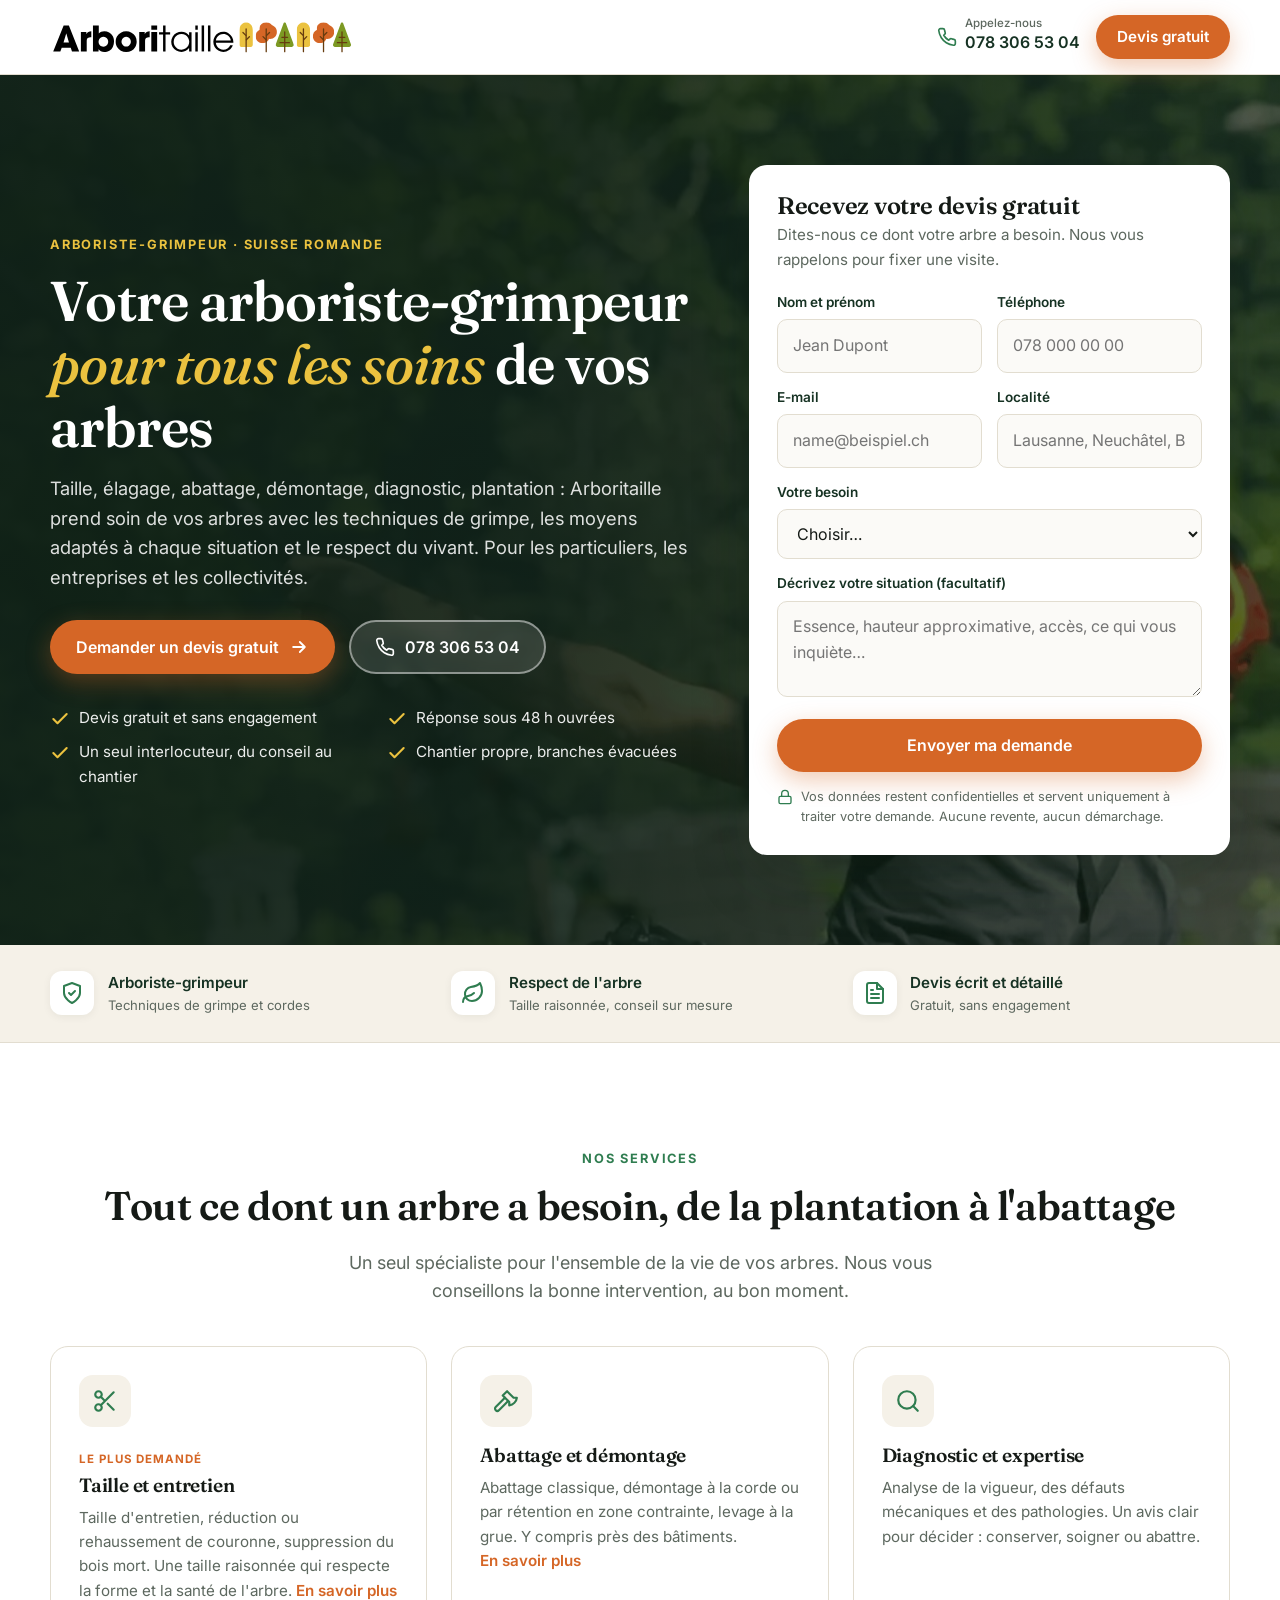
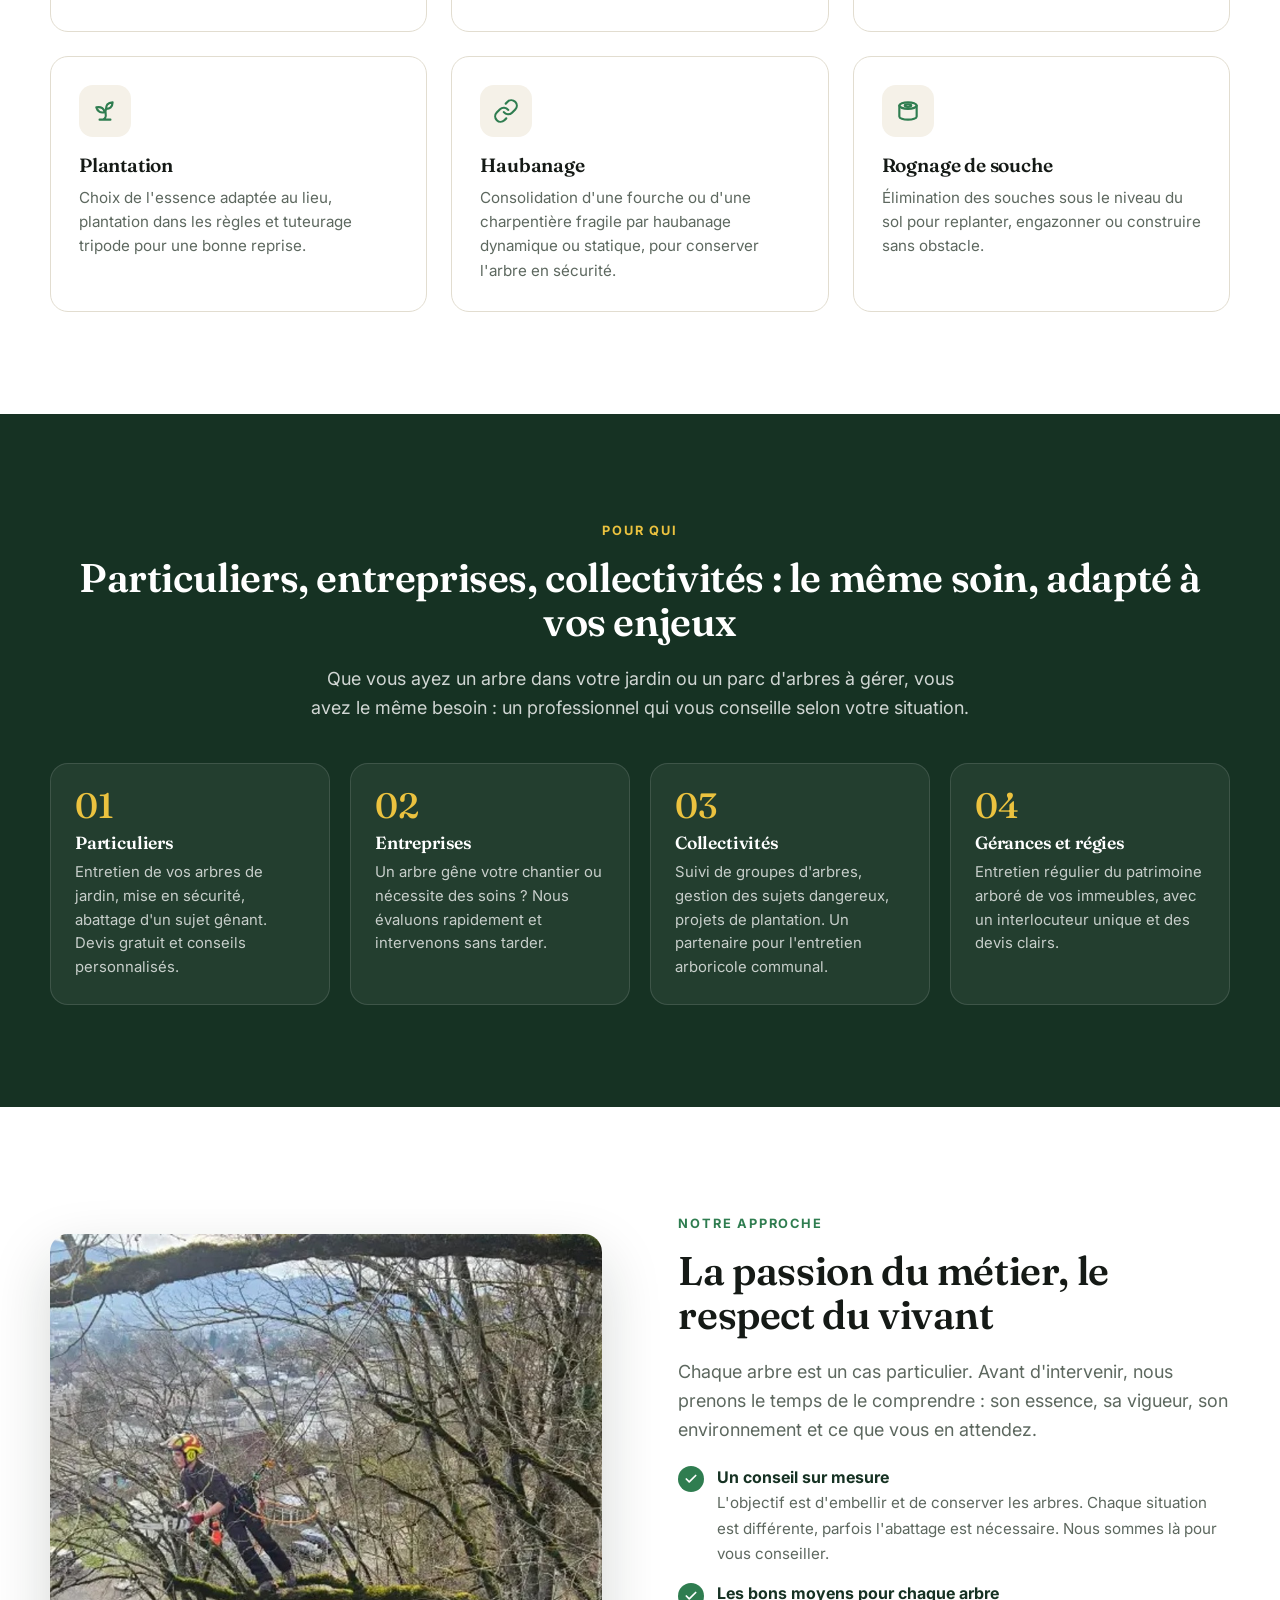
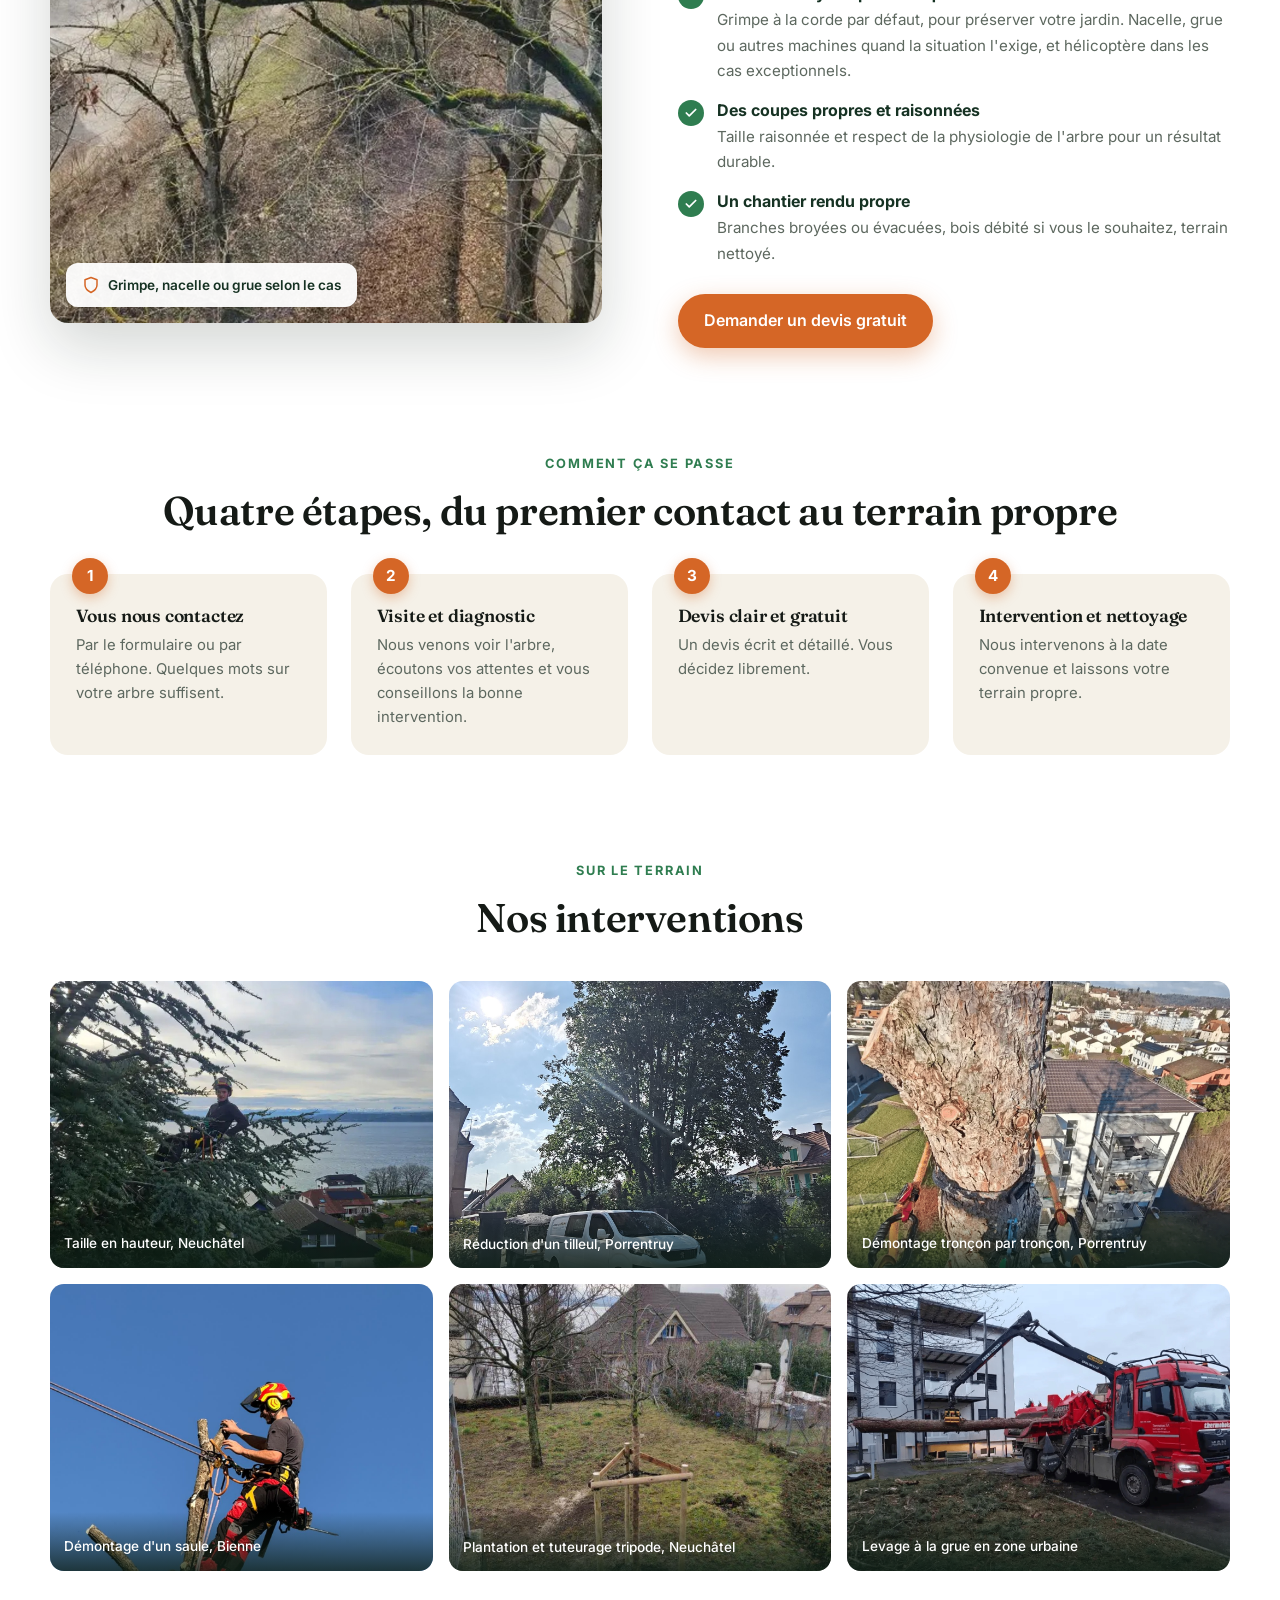
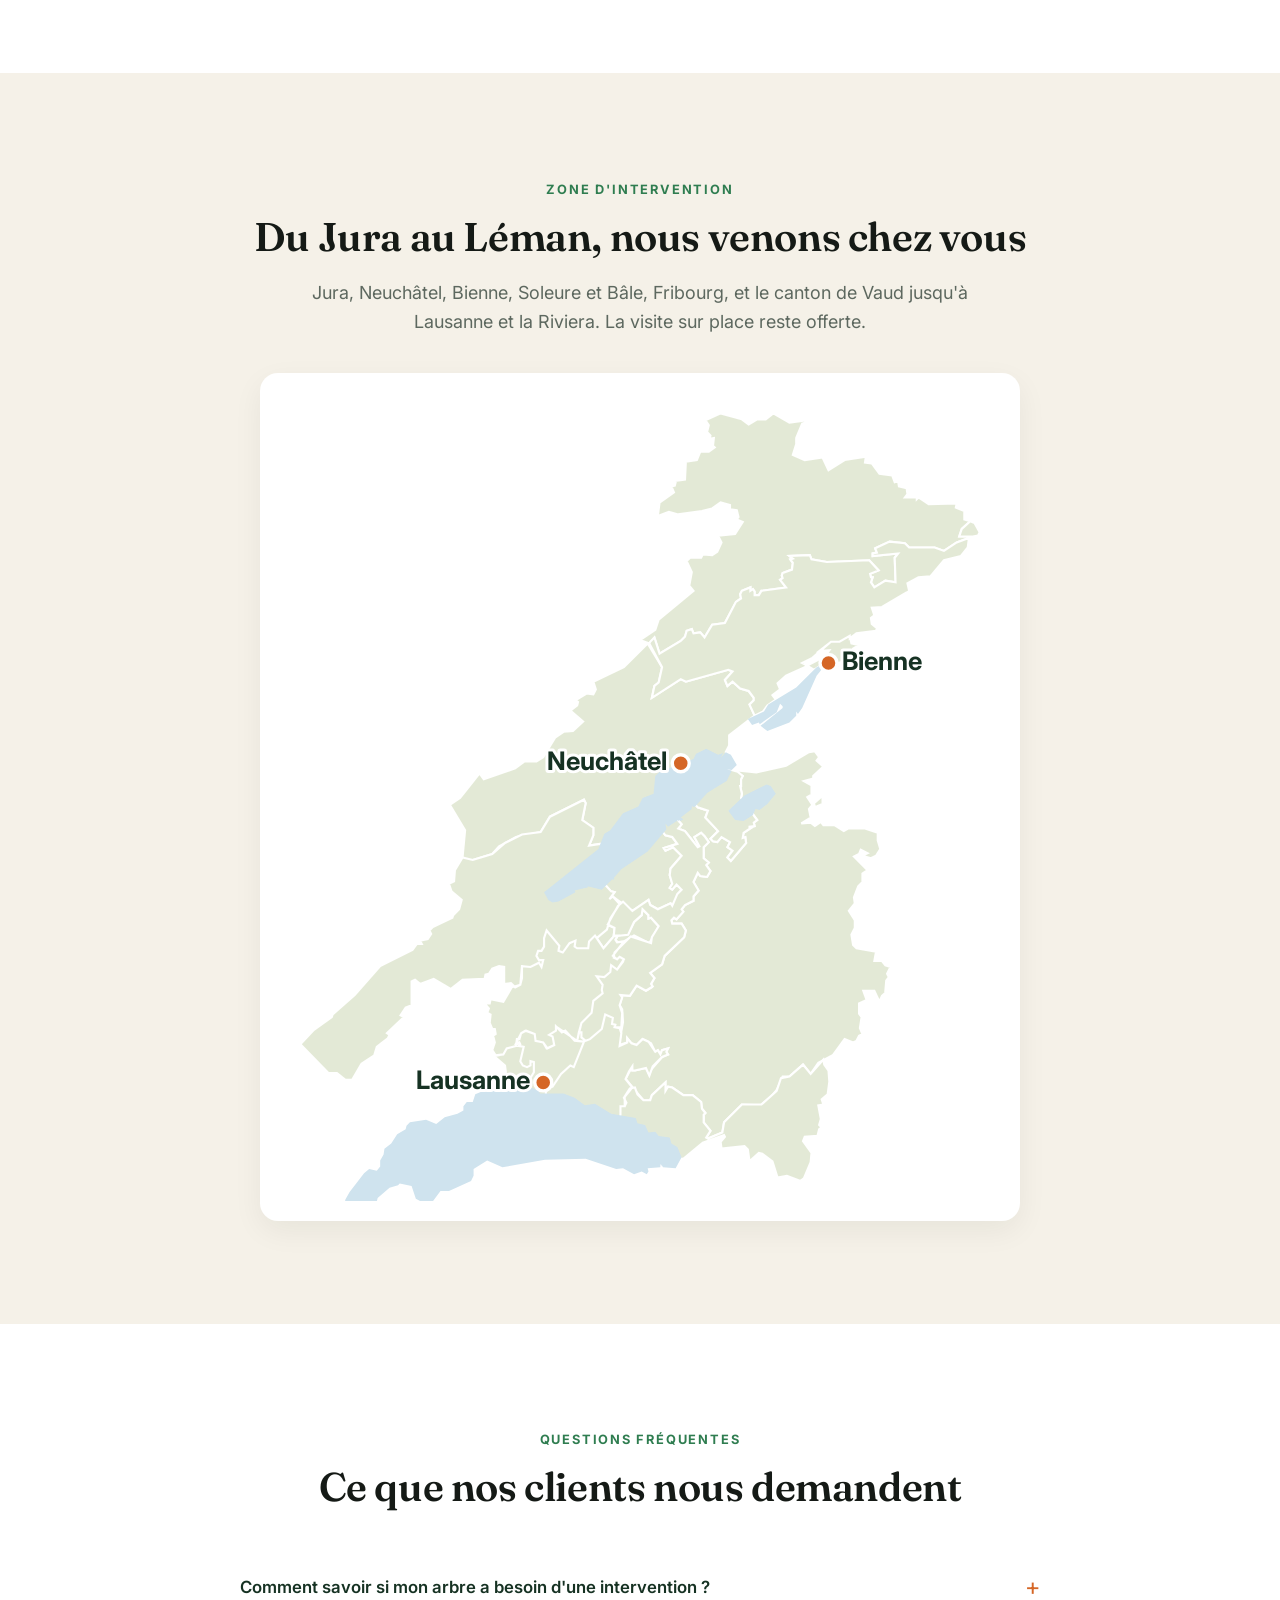
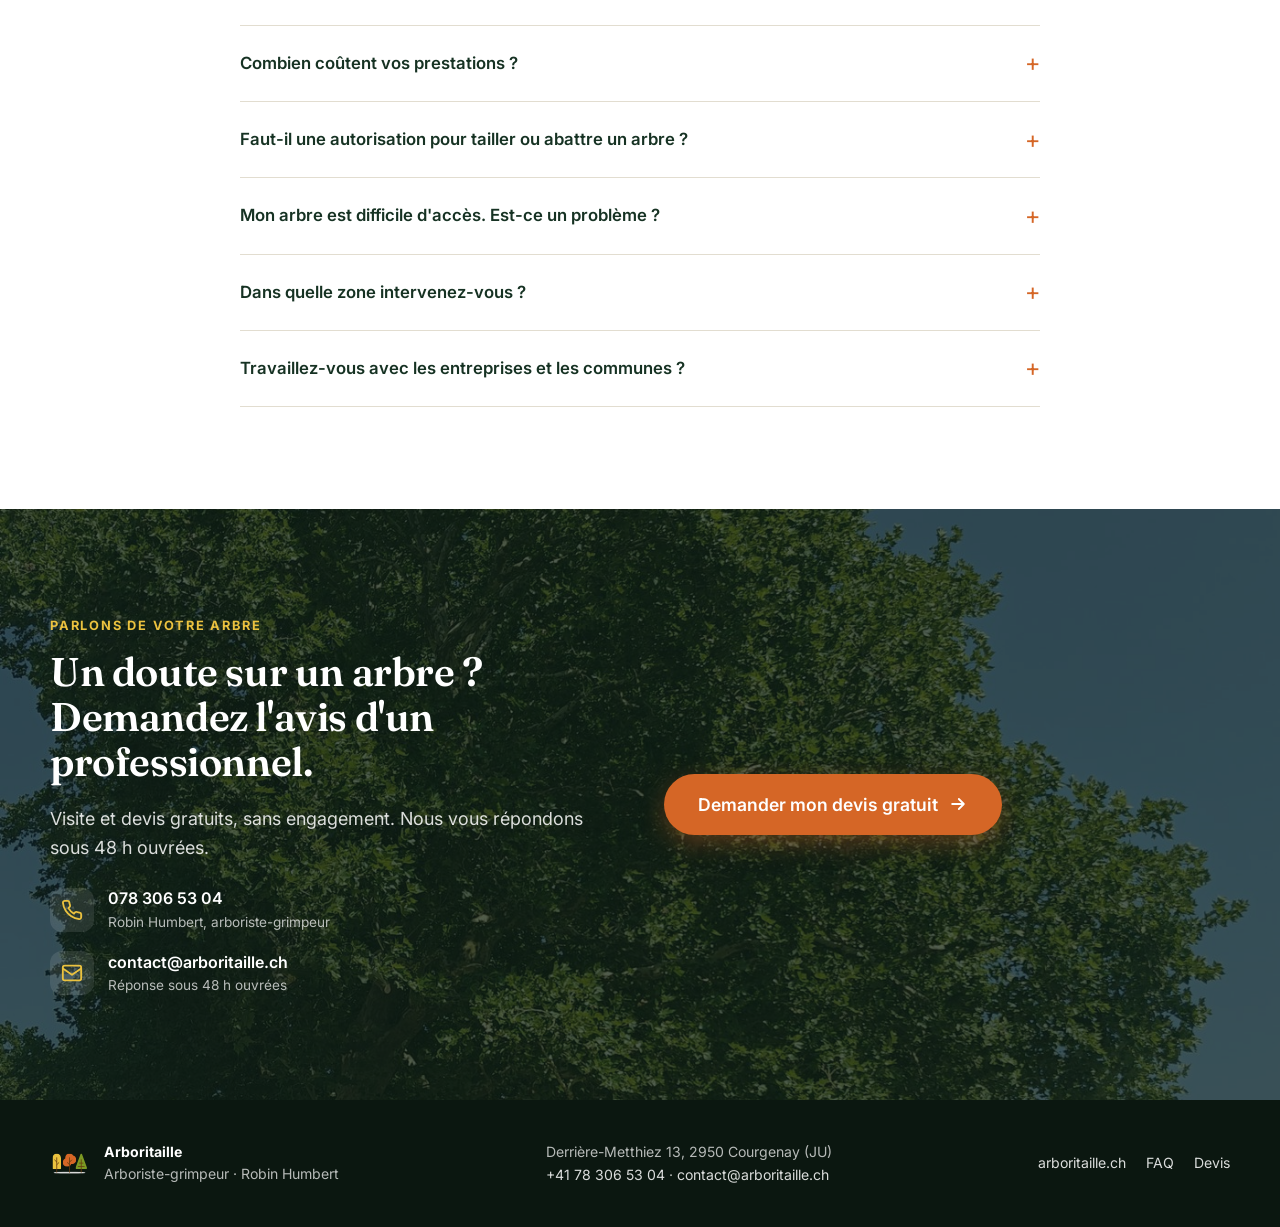
<file: suisse-romande.html>
<!DOCTYPE html>
<html lang="fr-CH">
<head>
<meta charset="utf-8">
<meta name="viewport" content="width=device-width, initial-scale=1">
<title>Arboriste-grimpeur en Suisse romande – Taille, abattage, soins aux arbres | Arboritaille</title>
<meta name="description" content="Arboritaille, arboriste-grimpeur : taille, élagage, abattage, démontage, diagnostic et plantation d'arbres. Visite et devis gratuits dans le Jura, à Neuchâtel, Bienne, Fribourg et dans le canton de Vaud.">
<meta name="robots" content="noindex, follow">
<link rel="alternate" hreflang="fr-CH" href="https://page.arboritaille.ch/suisse-romande.html">

<link rel="icon" href="img/logo-entreprise-icon-sans-fond.svg" type="image/svg+xml">
<link rel="preconnect" href="https://fonts.googleapis.com">
<link rel="preconnect" href="https://fonts.gstatic.com" crossorigin>
<link href="https://fonts.googleapis.com/css2?family=Fraunces:opsz,wght@9..144,500;9..144,600;9..144,700&family=Inter:wght@400;500;600;700&display=swap" rel="stylesheet">
<link rel="stylesheet" href="style.css">
<!-- Google Tag Manager -->
<script>(function(w,d,s,l,i){w[l]=w[l]||[];w[l].push({'gtm.start':new Date().getTime(),event:'gtm.js'});var f=d.getElementsByTagName(s)[0],j=d.createElement(s),dl=l!='dataLayer'?'&l='+l:'';j.async=true;j.src='https://www.googletagmanager.com/gtm.js?id='+i+dl;f.parentNode.insertBefore(j,f);})(window,document,'script','dataLayer','GTM-WMF2BV3S');</script>
<!-- End Google Tag Manager -->
</head>
<body>
<!-- Google Tag Manager (noscript) -->
<noscript><iframe src="https://www.googletagmanager.com/ns.html?id=GTM-WMF2BV3S" height="0" width="0" style="display:none;visibility:hidden"></iframe></noscript>
<!-- End Google Tag Manager (noscript) -->
<header class="header">
  <div class="wrap">
    <a class="logo" href="#top" aria-label="Arboritaille">
      <img src="img/logo-site-arboritaille-sans-ombre.svg" alt="Arboritaille" width="200" height="38">
    </a>
    <div class="header-cta">
      
      <a class="header-phone" href="tel:+41783065304"><svg viewBox="0 0 24 24" fill="none" stroke="currentColor" stroke-width="2" stroke-linecap="round" stroke-linejoin="round"><path d="M22 16.92v3a2 2 0 0 1-2.18 2 19.8 19.8 0 0 1-8.63-3.07 19.5 19.5 0 0 1-6-6A19.8 19.8 0 0 1 2.12 4.18 2 2 0 0 1 4.11 2h3a2 2 0 0 1 2 1.72c.13.96.36 1.9.7 2.81a2 2 0 0 1-.45 2.11L8.09 9.91a16 16 0 0 0 6 6l1.27-1.27a2 2 0 0 1 2.11-.45c.91.34 1.85.57 2.81.7A2 2 0 0 1 22 16.92z"/></svg><span><small>Appelez-nous</small>078 306 53 04</span></a>
      <a class="btn btn-primary" href="#devis">Devis gratuit</a>
    </div>
  </div>
</header>

<main id="top">

<section class="hero">
  <img class="hero-bg" src="img/arboriste_grimpeur-19.jpg" alt="" fetchpriority="high" style="object-position:62% 30%">
  <div class="wrap">
    <div>
      <span class="eyebrow" style="color:var(--yellow)"><span data-local>Arboriste-grimpeur · Suisse romande</span></span>
      <h1>Votre arboriste-grimpeur <em>pour tous les soins</em> de vos arbres</h1>
      <p class="lead">Taille, élagage, abattage, démontage, diagnostic, plantation : Arboritaille prend soin de vos arbres avec les techniques de grimpe, les moyens adaptés à chaque situation et le respect du vivant. Pour les particuliers, les entreprises et les collectivités.</p>
      <div class="hero-actions">
        <a class="btn btn-primary" href="#devis">Demander un devis gratuit <svg viewBox="0 0 24 24" fill="none" stroke="currentColor" stroke-width="2.2" stroke-linecap="round" stroke-linejoin="round"><path d="M5 12h14M13 6l6 6-6 6"/></svg></a>
        <a class="btn btn-ghost" href="tel:+41783065304"><svg viewBox="0 0 24 24" fill="none" stroke="currentColor" stroke-width="2" stroke-linecap="round" stroke-linejoin="round"><path d="M22 16.92v3a2 2 0 0 1-2.18 2 19.8 19.8 0 0 1-8.63-3.07 19.5 19.5 0 0 1-6-6A19.8 19.8 0 0 1 2.12 4.18 2 2 0 0 1 4.11 2h3a2 2 0 0 1 2 1.72c.13.96.36 1.9.7 2.81a2 2 0 0 1-.45 2.11L8.09 9.91a16 16 0 0 0 6 6l1.27-1.27a2 2 0 0 1 2.11-.45c.91.34 1.85.57 2.81.7A2 2 0 0 1 22 16.92z"/></svg> 078 306 53 04</a>
      </div>
      
      <ul class="hero-points"><li><svg viewBox="0 0 24 24" fill="none" stroke="currentColor" stroke-width="2.5" stroke-linecap="round" stroke-linejoin="round"><path d="M20 6 9 17l-5-5"/></svg>Devis gratuit et sans engagement</li><li><svg viewBox="0 0 24 24" fill="none" stroke="currentColor" stroke-width="2.5" stroke-linecap="round" stroke-linejoin="round"><path d="M20 6 9 17l-5-5"/></svg>Réponse sous 48 h ouvrées</li><li><svg viewBox="0 0 24 24" fill="none" stroke="currentColor" stroke-width="2.5" stroke-linecap="round" stroke-linejoin="round"><path d="M20 6 9 17l-5-5"/></svg>Un seul interlocuteur, du conseil au chantier</li><li><svg viewBox="0 0 24 24" fill="none" stroke="currentColor" stroke-width="2.5" stroke-linecap="round" stroke-linejoin="round"><path d="M20 6 9 17l-5-5"/></svg>Chantier propre, branches évacuées</li></ul>
    </div>
    <div class="form-card" id="devis">
      <h2>Recevez votre devis gratuit</h2>
      <p class="sub">Dites-nous ce dont votre arbre a besoin. Nous vous rappelons pour fixer une visite.</p>
      <form action="contact.php" method="POST" id="devisForm">
        <input type="hidden" name="Sujet" value="Nouvelle demande de devis – Arboritaille">
        <input type="hidden" name="lp" value="sr-index">
        <input type="hidden" name="lang" value="fr">
        <input type="hidden" name="Source" value="Landing page Google Ads – sr-index">
        <input type="hidden" name="Langue du client" value="Français">
        <input type="text" name="_honey" class="honeypot" tabindex="-1" autocomplete="off">
        <div class="field-row">
          <div class="field"><label for="nom">Nom et prénom</label><input id="nom" name="Nom" type="text" required autocomplete="name" placeholder="Jean Dupont"></div>
          <div class="field"><label for="tel">Téléphone</label><input id="tel" name="Téléphone" type="tel" required autocomplete="tel" placeholder="078 000 00 00"></div>
        </div>
        <div class="field-row">
          <div class="field"><label for="email">E-mail</label><input id="email" name="Email" type="email" required autocomplete="email" placeholder="name@beispiel.ch"></div>
          <div class="field"><label for="localite">Localité</label><input id="localite" name="Localité" type="text" required autocomplete="address-level2" placeholder="Lausanne, Neuchâtel, Bienne…"></div>
        </div>
        <div class="field"><label for="besoin">Votre besoin</label>
          <select id="besoin" name="Besoin" required><option value="" disabled selected>Choisir…</option><option>Taille et entretien</option><option>Abattage ou démontage</option><option>Diagnostic / expertise d'un arbre</option><option>Plantation</option><option>Haubanage / consolidation</option><option>Rognage de souche</option><option>Je ne sais pas encore, j'ai besoin d'un conseil</option></select>
        </div>
        <div class="field"><label for="msg">Décrivez votre situation (facultatif)</label><textarea id="msg" name="Message" placeholder="Essence, hauteur approximative, accès, ce qui vous inquiète…"></textarea></div>
        <button class="btn btn-primary btn-block" type="submit">Envoyer ma demande</button>
        
        <p class="form-note"><svg viewBox="0 0 24 24" fill="none" stroke="currentColor" stroke-width="2" stroke-linecap="round" stroke-linejoin="round"><rect x="3" y="11" width="18" height="11" rx="2"/><path d="M7 11V7a5 5 0 0 1 10 0v4"/></svg> Vos données restent confidentielles et servent uniquement à traiter votre demande. Aucune revente, aucun démarchage.</p>
      </form>
    </div>
  </div>
</section>
<section class="trust"><div class="wrap"><div class="trust-item"><div class="ic"><svg viewBox="0 0 24 24" fill="none" stroke="currentColor" stroke-width="2" stroke-linecap="round" stroke-linejoin="round"><path d="M12 22s8-4 8-10V5l-8-3-8 3v7c0 6 8 10 8 10z"/><path d="m9 12 2 2 4-4"/></svg></div><div>Arboriste-grimpeur<small>Techniques de grimpe et cordes</small></div></div><div class="trust-item"><div class="ic"><svg viewBox="0 0 24 24" fill="none" stroke="currentColor" stroke-width="2" stroke-linecap="round" stroke-linejoin="round"><path d="M11 20A7 7 0 0 1 9.8 6.1C15.5 5 17 4.48 19 2c1 2 2 4.18 2 8 0 5.5-4.78 10-10 10z"/><path d="M2 21c0-3 1.85-5.36 5.08-6C9.5 14.52 12 13 13 12"/></svg></div><div>Respect de l'arbre<small>Taille raisonnée, conseil sur mesure</small></div></div><div class="trust-item"><div class="ic"><svg viewBox="0 0 24 24" fill="none" stroke="currentColor" stroke-width="2" stroke-linecap="round" stroke-linejoin="round"><path d="M14 2H6a2 2 0 0 0-2 2v16a2 2 0 0 0 2 2h12a2 2 0 0 0 2-2V8z"/><path d="M14 2v6h6M16 13H8M16 17H8M10 9H8"/></svg></div><div>Devis écrit et détaillé<small>Gratuit, sans engagement</small></div></div></div></section>
<section class="section" id="prestations"><div class="wrap">
  <div class="center"><span class="eyebrow">Nos services</span><h2>Tout ce dont un arbre a besoin, de la plantation à l'abattage</h2><p class="lead">Un seul spécialiste pour l'ensemble de la vie de vos arbres. Nous vous conseillons la bonne intervention, au bon moment.</p></div>
  <div class="services-grid"><div class="card"><div class="ic"><svg viewBox="0 0 24 24" fill="none" stroke="currentColor" stroke-width="2" stroke-linecap="round" stroke-linejoin="round"><circle cx="6" cy="6" r="3"/><circle cx="6" cy="18" r="3"/><path d="M20 4 8.12 15.88M14.47 14.48 20 20M8.12 8.12 12 12"/></svg></div><span class="card-tag">Le plus demandé</span><h3>Taille et entretien</h3><p>Taille d'entretien, réduction ou rehaussement de couronne, suppression du bois mort. Une taille raisonnée qui respecte la forme et la santé de l'arbre. <a href="suisse-romande-taille.html">En savoir plus</a></p></div><div class="card"><div class="ic"><svg viewBox="0 0 24 24" fill="none" stroke="currentColor" stroke-width="2" stroke-linecap="round" stroke-linejoin="round"><path d="m14 12-8.5 8.5a2.12 2.12 0 1 1-3-3L11 9"/><path d="M15 13 9 7l4-4 6 6h3a8 8 0 0 1-7 7z"/></svg></div><h3>Abattage et démontage</h3><p>Abattage classique, démontage à la corde ou par rétention en zone contrainte, levage à la grue. Y compris près des bâtiments. <a href="suisse-romande-abattage.html">En savoir plus</a></p></div><div class="card"><div class="ic"><svg viewBox="0 0 24 24" fill="none" stroke="currentColor" stroke-width="2" stroke-linecap="round" stroke-linejoin="round"><circle cx="11" cy="11" r="8"/><path d="m21 21-4.3-4.3"/></svg></div><h3>Diagnostic et expertise</h3><p>Analyse de la vigueur, des défauts mécaniques et des pathologies. Un avis clair pour décider : conserver, soigner ou abattre.</p></div><div class="card"><div class="ic"><svg viewBox="0 0 24 24" fill="none" stroke="currentColor" stroke-width="2" stroke-linecap="round" stroke-linejoin="round"><path d="M7 20h10M10 20c5.5-2.5.8-6.4 3-10"/><path d="M9.5 9.4c1.1.8 1.8 2.2 2.3 3.7-2 .4-3.5.4-4.8-.3-1.2-.6-2.3-1.9-3-4.2 2.8-.5 4.4 0 5.5.8z"/><path d="M14.1 6a7 7 0 0 0-1.1 4c1.9-.1 3.3-.6 4.3-1.4 1-1 1.6-2.3 1.7-4.6-2.7.1-4 1-4.9 2z"/></svg></div><h3>Plantation</h3><p>Choix de l'essence adaptée au lieu, plantation dans les règles et tuteurage tripode pour une bonne reprise.</p></div><div class="card"><div class="ic"><svg viewBox="0 0 24 24" fill="none" stroke="currentColor" stroke-width="2" stroke-linecap="round" stroke-linejoin="round"><path d="M10 13a5 5 0 0 0 7.54.54l3-3a5 5 0 0 0-7.07-7.07l-1.72 1.71"/><path d="M14 11a5 5 0 0 0-7.54-.54l-3 3a5 5 0 0 0 7.07 7.07l1.71-1.71"/></svg></div><h3>Haubanage</h3><p>Consolidation d'une fourche ou d'une charpentière fragile par haubanage dynamique ou statique, pour conserver l'arbre en sécurité.</p></div><div class="card"><div class="ic"><svg viewBox="0 0 24 24" fill="none" stroke="currentColor" stroke-width="2" stroke-linecap="round" stroke-linejoin="round"><ellipse cx="12" cy="7" rx="8" ry="3"/><path d="M4 7v10c0 1.7 3.6 3 8 3s8-1.3 8-3V7"/><ellipse cx="12" cy="7" rx="3" ry="1.2"/></svg></div><h3>Rognage de souche</h3><p>Élimination des souches sous le niveau du sol pour replanter, engazonner ou construire sans obstacle.</p></div></div>
</div></section>
<section class="section why"><div class="wrap">
  <div class="center"><span class="eyebrow">Pour qui</span><h2>Particuliers, entreprises, collectivités : le même soin, adapté à vos enjeux</h2><p class="lead">Que vous ayez un arbre dans votre jardin ou un parc d'arbres à gérer, vous avez le même besoin : un professionnel qui vous conseille selon votre situation.</p></div>
  <div class="why-grid"><div class="why-item"><div class="num">01</div><h3>Particuliers</h3><p>Entretien de vos arbres de jardin, mise en sécurité, abattage d'un sujet gênant. Devis gratuit et conseils personnalisés.</p></div><div class="why-item"><div class="num">02</div><h3>Entreprises</h3><p>Un arbre gêne votre chantier ou nécessite des soins ? Nous évaluons rapidement et intervenons sans tarder.</p></div><div class="why-item"><div class="num">03</div><h3>Collectivités</h3><p>Suivi de groupes d'arbres, gestion des sujets dangereux, projets de plantation. Un partenaire pour l'entretien arboricole communal.</p></div><div class="why-item"><div class="num">04</div><h3>Gérances et régies</h3><p>Entretien régulier du patrimoine arboré de vos immeubles, avec un interlocuteur unique et des devis clairs.</p></div></div>
</div></section>
<section class="section"><div class="wrap split">
  <div class="split-img"><img src="img/arboriste_grimpeur-2.jpg" alt="Arboriste-grimpeur dans la couronne d'un grand arbre" loading="lazy"><div class="badge"><svg viewBox="0 0 24 24" fill="none" stroke="currentColor" stroke-width="2" stroke-linecap="round" stroke-linejoin="round"><path d="M12 22s8-4 8-10V5l-8-3-8 3v7c0 6 8 10 8 10z"/></svg> Grimpe, nacelle ou grue selon le cas</div></div>
  <div><span class="eyebrow">Notre approche</span><h2>La passion du métier, le respect du vivant</h2><p class="lead">Chaque arbre est un cas particulier. Avant d'intervenir, nous prenons le temps de le comprendre : son essence, sa vigueur, son environnement et ce que vous en attendez.</p>
    <ul class="check-list"><li><span class="ck"><svg viewBox="0 0 24 24" fill="none" stroke="currentColor" stroke-width="3" stroke-linecap="round" stroke-linejoin="round"><path d="M20 6 9 17l-5-5"/></svg></span><div><strong>Un conseil sur mesure</strong><span>L'objectif est d'embellir et de conserver les arbres. Chaque situation est différente, parfois l'abattage est nécessaire. Nous sommes là pour vous conseiller.</span></div></li><li><span class="ck"><svg viewBox="0 0 24 24" fill="none" stroke="currentColor" stroke-width="3" stroke-linecap="round" stroke-linejoin="round"><path d="M20 6 9 17l-5-5"/></svg></span><div><strong>Les bons moyens pour chaque arbre</strong><span>Grimpe à la corde par défaut, pour préserver votre jardin. Nacelle, grue ou autres machines quand la situation l'exige, et hélicoptère dans les cas exceptionnels.</span></div></li><li><span class="ck"><svg viewBox="0 0 24 24" fill="none" stroke="currentColor" stroke-width="3" stroke-linecap="round" stroke-linejoin="round"><path d="M20 6 9 17l-5-5"/></svg></span><div><strong>Des coupes propres et raisonnées</strong><span>Taille raisonnée et respect de la physiologie de l'arbre pour un résultat durable.</span></div></li><li><span class="ck"><svg viewBox="0 0 24 24" fill="none" stroke="currentColor" stroke-width="3" stroke-linecap="round" stroke-linejoin="round"><path d="M20 6 9 17l-5-5"/></svg></span><div><strong>Un chantier rendu propre</strong><span>Branches broyées ou évacuées, bois débité si vous le souhaitez, terrain nettoyé.</span></div></li></ul>
    <a class="btn btn-primary" href="#devis">Demander un devis gratuit</a>
  </div>
</div></section>
<section class="section" style="padding-top:0"><div class="wrap">
  <div class="center"><span class="eyebrow">Comment ça se passe</span><h2>Quatre étapes, du premier contact au terrain propre</h2></div>
  <div class="steps"><div class="step"><h3>Vous nous contactez</h3><p>Par le formulaire ou par téléphone. Quelques mots sur votre arbre suffisent.</p></div><div class="step"><h3>Visite et diagnostic</h3><p>Nous venons voir l'arbre, écoutons vos attentes et vous conseillons la bonne intervention.</p></div><div class="step"><h3>Devis clair et gratuit</h3><p>Un devis écrit et détaillé. Vous décidez librement.</p></div><div class="step"><h3>Intervention et nettoyage</h3><p>Nous intervenons à la date convenue et laissons votre terrain propre.</p></div></div>
</div></section>
<section class="section" style="padding-top:0"><div class="wrap">
  <div class="center"><span class="eyebrow">Sur le terrain</span><h2>Nos interventions</h2></div>
  <div class="gallery"><figure><img src="img/arboriste_grimpeur-3.jpg" alt="Arboriste-grimpeur au sommet d'un cèdre, lac de Neuchâtel en arrière-plan" loading="lazy"><figcaption>Taille en hauteur, Neuchâtel</figcaption></figure><figure><img src="img/reduction_tilleul_porrentruy.jpg" alt="Tilleul après réduction de couronne à Porrentruy" loading="lazy"><figcaption>Réduction d'un tilleul, Porrentruy</figcaption></figure><figure><img src="img/demontage_arbre_porrentruy.jpg" alt="Démontage d'un grand arbre à Porrentruy" loading="lazy"><figcaption>Démontage tronçon par tronçon, Porrentruy</figcaption></figure><figure><img src="img/demontage_saule_bienne.jpg" alt="Arboriste-grimpeur démontant un saule à Bienne" loading="lazy"><figcaption>Démontage d'un saule, Bienne</figcaption></figure><figure><img src="img/plantation_arbre.jpg" alt="Jeune arbre planté avec tuteurage tripode à Neuchâtel" loading="lazy"><figcaption>Plantation et tuteurage tripode, Neuchâtel</figcaption></figure><figure><img src="img/abattage_arbre_porrentruy-6.jpg" alt="Grue lors d'un abattage" loading="lazy"><figcaption>Levage à la grue en zone urbaine</figcaption></figure></div>
</div></section>
<section class="section zone" id="zone"><div class="wrap">
  <div class="center"><span class="eyebrow">Zone d'intervention</span><h2>Du Jura au Léman, nous venons chez vous</h2><p class="lead">Jura, Neuchâtel, Bienne, Soleure et Bâle, Fribourg, et le canton de Vaud jusqu'à Lausanne et la Riviera. La visite sur place reste offerte.</p></div>
  <div class="zone-map-box"><svg class="zone-map" viewBox="-24 -24 848 952" xmlns="http://www.w3.org/2000/svg" role="img" aria-label="Carte de la zone d'intervention : Jura, Neuchâtel, Bienne, Fribourg et Vaud, avec Lausanne, Neuchâtel et Bienne">
<g class="map-land"><path class="map-canton" data-canton="ju" d="M400,267 411,271 417,264 423,283 448,268 453,263 455,256 461,254 463,259 471,258 476,264 485,249 500,247 513,222 519,218 518,213 520,209 530,205 530,209 533,207 535,210 535,214 540,214 543,209 572,205 565,196 568,194 567,191 568,188 579,184 580,176 577,172 580,171 576,168 600,167 602,172 620,175 670,173 681,185 671,189 672,193 674,193 672,199 676,205 689,197 701,199 700,170 704,165 674,168 674,165 679,164 677,159 694,151 712,153 717,158 747,158 758,162 773,152 792,145 776,145 779,136 789,127 782,125 782,115 772,111 773,106 740,107 728,99 726,101 726,99 712,99 715,95 714,88 705,86 704,80 700,81 697,73 682,71 673,59 665,58 666,51 641,55 622,67 615,52 594,55 580,49 584,36 584,29 591,12 598,10 597,8 576,11 557,0 548,7 538,7 528,13 520,7 495,0 477,8 481,14 479,22 483,26 482,30 487,29 486,38 488,40 481,45 471,45 467,55 454,57 453,78 439,80 442,81 441,85 437,86 440,93 423,105 421,121 434,116 445,119 473,115 485,112 495,105 506,108 506,113 514,114 516,122 514,125 521,128 512,142 492,144 496,152 491,163 485,167 474,166 472,170 459,170 455,174 461,187 458,203 463,209 422,243 418,255Z"><title>Jura</title></path><path class="map-canton" data-canton="ne" d="M176,461 194,491 191,523 195,526 203,526 226,519 234,510 254,499 283,493 294,475 334,455 336,459 332,479 345,488 345,497 340,509 353,507 366,521 430,463 448,441 488,414 509,420 501,399 505,391 505,379 535,356 529,343 534,338 534,335 528,327 518,324 509,316 503,321 500,314 509,304 504,302 454,316 448,313 414,335 417,321 422,317 426,299 409,271 381,299 345,316 348,325 345,331 337,330 324,338 327,340 326,344 318,350 333,363 321,374 310,375 300,382 286,405 278,410 264,410 253,418 216,431 211,424 188,453Z"><title>Neuchâtel</title></path><path class="map-canton" data-canton="fr" d="M346,541 366,563 370,564 364,572 368,569 391,586 410,573 412,579 421,584 436,577 438,580 449,560 443,555 438,561 435,559 438,554 435,544 436,536 449,521 439,511 430,515 428,512 444,507 438,499 430,497 413,476ZM349,618 357,630 369,616 370,606 363,603ZM371,620 374,623 381,622 393,615 411,624 422,604 413,594 410,595 410,591 403,584 402,591 393,599 386,613 374,615ZM375,744 385,741 385,736 390,742 396,744 403,737 413,742 418,752 421,750 424,755 426,750 433,748 431,752 433,755 426,758 413,773 411,779 407,771 394,774 391,774 391,769 383,784 404,809 412,809 414,803 430,788 430,798 433,793 438,794 451,803 462,803 472,811 473,819 477,824 475,826 475,835 483,845 478,853 480,854 497,847 499,835 520,814 542,815 554,805 561,797 568,781 576,781 592,767 601,778 610,765 627,756 641,737 651,741 655,739 658,733 662,731 659,724 661,711 658,707 658,695 667,691 663,680 676,680 682,693 685,686 693,679 689,680 690,668 693,664 691,660 695,652 689,650 685,645 676,645 678,634 655,630 651,626 649,614 653,606 653,597 646,586 653,577 652,570 657,557 662,552 662,542 668,538 652,522 658,519 660,514 668,518 664,520 665,522 672,524 678,521 683,513 680,503 680,494 665,489 645,489 640,492 629,485 616,485 613,481 606,486 601,482 590,483 601,476 599,466 603,461 597,452 602,449 602,438 593,433 604,430 604,427 616,416 608,409 611,405 606,398 599,399 572,415 537,423 509,420 521,427 519,431 519,439 518,439 520,448 519,453 538,479 534,482 535,486 528,487 531,488 522,494 521,500 524,499 525,506 507,527 503,523 509,515 503,511 506,505 496,499 491,505 486,504 483,501 492,492 477,476 480,468 468,464 448,441 430,463 449,484 445,489 453,492 468,511 470,510 464,499 472,494 476,498 481,505 475,511 475,524 481,529 478,532 483,539 479,546 471,545 468,541 463,552 469,562 463,569 463,574 453,579 449,584 451,587 443,596 440,594 437,597 438,601 449,601 454,609 452,617 429,639 426,649 412,659 417,665 413,672 414,676 407,680 396,674 388,686 377,685 379,687 376,697 379,702 380,717ZM605,459 606,464 615,460 615,453 613,452Z"><title>Fribourg</title></path><path class="map-canton" data-canton="be" d="M792,145 773,152 758,162 747,158 717,158 712,153 694,151 677,159 679,164 674,165 674,168 704,165 700,170 701,199 689,197 676,205 672,199 674,193 672,193 671,189 681,185 670,173 620,175 602,172 600,167 576,168 580,171 577,172 580,176 579,184 568,188 567,191 568,194 565,196 572,205 543,209 540,214 535,214 535,210 533,207 530,209 530,205 520,209 518,213 519,218 513,222 500,247 485,249 476,264 471,258 463,259 461,254 455,256 453,263 448,268 423,283 417,264 412,269 411,271 426,299 422,317 417,321 414,335 448,313 454,316 504,302 509,304 500,314 503,321 509,316 518,324 528,327 534,335 534,338 529,343 535,356 545,351 550,344 560,337 556,332 565,325 562,318 572,309 594,299 597,297 591,294 603,288 625,269 635,269 647,262 647,265 655,259 678,256 679,253 673,248 672,241 676,238 673,229 685,228 714,211 717,209 715,200 728,193 742,192 758,173 778,168 786,158 787,150ZM792,145 798,144 800,140 794,129 789,127 779,136 776,145ZM597,297 605,302 614,296 613,300 622,299 626,306 635,298 633,294 642,292 643,286 648,285 651,282 651,277 658,273 649,271 647,262 635,269 625,269 611,280 623,279 618,286Z"><title>Bienne et environs</title></path><path class="map-canton" data-canton="vd" d="M254,742 258,741 259,743 257,745 263,746 259,763 262,768 267,770 271,768 271,763 275,764 275,776 272,781 268,785 262,782 259,787 260,840 290,840 289,796 297,793 307,778 318,768 322,770 334,740 323,739 312,727 308,729 301,722 301,727 293,732 297,734 299,744 291,748 286,741 277,739 276,731 266,727 260,730ZM228,757 241,768 242,776 238,781 238,792 235,794 238,795 235,798 234,839 260,840 259,787 262,782 268,785 272,781 275,776 275,764 271,763 271,768 267,770 262,768 259,763 263,746 257,745 259,743 258,741 255,743 256,736 254,745 243,748 239,755ZM289,796 290,840 313,841 368,857 377,826 377,816 382,816 382,805 391,794 383,784 387,775 391,769 391,774 394,774 407,771 411,780 415,769 426,758 433,755 431,752 433,748 426,750 424,755 421,750 418,752 410,740 403,737 396,744 390,742 385,736 385,741 376,745 378,730 376,724 370,723 371,720 367,719 368,712 359,708 355,725 341,737 336,739 331,735 331,729 328,729 326,739 334,740 322,770 318,768 307,778 297,793ZM368,857 421,876 451,878 474,859 499,850 500,852 495,858 496,866 523,863 527,867 529,881 540,871 544,872 556,881 562,900 573,898 589,904 593,901 601,882 602,871 592,857 594,852 609,851 611,843 614,841 611,838 613,831 610,815 616,814 614,808 621,802 623,787 622,774 617,767 616,761 601,778 592,767 576,781 566,783 561,798 543,814 520,814 499,835 497,847 480,854 478,853 483,845 475,835 475,826 477,824 473,819 472,811 462,803 451,803 438,794 433,793 430,798 430,788 414,803 412,809 404,809 397,802 394,794 388,795 381,806 384,812 382,816 377,816 377,826ZM0,743 33,777 43,777 53,785 61,785 72,766 87,756 90,746 103,736 105,732 102,730 122,711 118,709 124,700 131,697 131,669 135,667 141,672 157,666 177,678 191,667 217,666 218,661 222,660 226,654 234,651 240,652 240,672 248,671 253,676 259,673 261,665 261,651 271,652 281,647 284,652 286,644 281,644 278,639 280,633 284,633 287,628 287,618 290,609 305,627 304,633 309,635 317,624 324,621 323,628 326,630 339,630 340,622 347,615 349,618 361,608 365,595 376,578 368,569 364,572 370,564 366,563 346,541 366,521 353,507 340,509 345,497 345,488 332,479 336,459 334,455 294,475 283,493 261,496 241,506 226,519 203,526 191,523 182,538 181,551 175,554 178,563 190,573 187,584 180,591 179,594 156,605 152,609 154,613 150,619 141,621 143,625 137,625 132,632 94,651 64,685 38,708 37,711 16,726ZM217,695 222,701 220,706 224,708 223,718 226,725 229,725 230,731 227,733 229,741 226,750 230,756 239,755 243,748 254,745 255,737 258,737 260,730 265,727 276,731 277,739 286,741 290,748 299,744 297,734 293,732 301,727 301,722 326,739 331,718 343,706 345,692 356,683 355,679 356,673 349,663 358,664 365,658 366,650 373,655 381,643 376,640 373,643 368,639 381,622 373,623 371,620 374,615 370,615 357,630 347,615 340,622 339,630 326,630 323,628 324,621 317,624 309,635 304,633 305,627 290,609 287,618 287,628 284,633 280,633 278,639 281,644 286,644 284,652 281,647 271,652 261,651 259,673 249,676 239,693 224,690 223,695ZM328,729 331,729 331,735 336,739 341,737 355,725 359,708 368,712 367,719 371,720 370,723 378,723 379,706 376,697 379,688 377,685 388,686 396,674 407,680 415,675 413,672 417,665 412,659 426,649 429,639 452,617 454,609 449,601 438,601 437,597 440,594 443,596 451,587 449,584 453,579 463,574 463,569 469,562 463,552 468,541 471,545 479,546 483,539 478,532 481,529 475,524 475,511 481,505 476,498 472,494 464,499 470,510 468,511 453,492 445,489 449,484 430,463 413,476 430,497 438,499 444,507 428,512 430,515 439,511 449,521 436,536 435,544 438,554 435,559 438,561 443,555 449,561 444,566 438,580 436,577 421,584 412,579 410,573 391,586 380,575 374,580 362,602 370,606 369,616 386,614 393,599 402,591 403,584 410,591 410,595 413,594 422,604 414,617 413,624 389,616 370,635 369,641 373,643 376,640 381,643 380,646 373,655 366,650 365,658 358,664 349,663 356,673 355,679 356,683 345,692 343,706 331,718ZM448,441 468,464 480,468 477,476 492,492 483,501 486,504 491,505 496,499 506,505 503,511 509,515 503,523 507,527 525,506 524,499 521,500 522,494 531,488 528,487 535,486 534,482 538,479 519,453 520,448 518,439 519,439 519,431 521,427 515,422 488,414Z"><title>Vaud</title></path></g>
<g class="map-water"><path d="M21,1039 24,1041 34,1035 32,1032 36,1032 45,1014 44,1007 48,993 54,992 68,973 72,966 71,961 78,956 80,945 89,933 91,924 105,912 115,909 117,907 131,910 136,925 149,932 153,932 165,916 175,916 201,904 204,898 204,890 220,880 238,888 288,879 336,878 372,890 380,889 393,896 402,893 408,896 410,893 409,889 424,888 424,884 426,887 425,884 427,888 442,889 449,876 444,864 437,860 435,853 422,851 418,846 410,847 406,838 397,836 395,830 366,825 347,813 335,815 323,806 310,801 282,801 281,798 272,794 268,794 263,789 244,798 233,798 226,793 217,791 213,799 206,802 203,811 196,811 192,816 192,821 185,825 170,829 160,837 148,832 129,835 125,839 124,843 114,849 107,860 99,866 98,873 94,880 94,887 90,892 81,890 75,895 58,917 53,926 48,949 33,968 34,974 33,973 31,979 33,986 31,995 28,994 23,1003 21,1023 24,1027 24,1035Z"/><path d="M287,564 292,573 297,576 304,575 324,564 323,562 339,558 338,557 355,561 367,549 370,549 369,547 372,545 370,546 378,537 409,516 431,490 430,483 432,487 430,483 433,487 445,479 444,482 446,479 448,480 451,478 448,476 461,466 461,463 462,462 462,464 465,463 479,447 502,433 508,421 502,419 508,420 514,414 507,402 501,399 495,406 498,400 492,402 478,395 466,401 463,407 423,422 418,427 416,448 403,453 398,463 380,471 365,491 358,495 351,513Z"/><path d="M527,360 532,367 540,364 541,366 561,352 565,342 568,345 568,347 542,368 550,374 576,364 584,356 584,351 586,354 591,347 608,309 616,299 614,296 608,299 584,323 551,343 546,351Z"/><path d="M504,468 512,479 522,480 533,473 536,466 541,467 550,460 560,448 554,439 549,437 523,450Z"/></g>
<g class="map-cities"><g class="map-city" data-canton="vd"><circle cx="286" cy="788" r="10"/><text x="270" y="796" text-anchor="end">Lausanne</text></g><g class="map-city" data-canton="ne"><circle cx="448" cy="412" r="10"/><text x="432" y="420" text-anchor="end">Neuchâtel</text></g><g class="map-city" data-canton="be"><circle cx="622" cy="294" r="10"/><text x="638" y="302" text-anchor="start">Bienne</text></g></g>
</svg><p class="zone-you" data-local-zone hidden></p></div>
</div></section>
<section class="section" id="faq"><div class="wrap">
  <div class="center"><span class="eyebrow">Questions fréquentes</span><h2>Ce que nos clients nous demandent</h2></div>
  <div class="faq"><details><summary>Comment savoir si mon arbre a besoin d'une intervention ?</summary><p>Bois mort dans la couronne, branches qui touchent une toiture, champignons au pied, tronc penché ou fissuré, feuillage clairsemé : autant de signes à ne pas ignorer. Une visite gratuite permet de trancher.</p></details><details><summary>Combien coûtent vos prestations ?</summary><p>Chaque arbre est différent : hauteur, essence, accès, type d'intervention et évacuation du bois font varier le prix. C'est pourquoi nous nous déplaçons gratuitement pour établir un devis écrit et précis.</p></details><details><summary>Faut-il une autorisation pour tailler ou abattre un arbre ?</summary><p>Une taille d'entretien ne nécessite en général aucune démarche. L'abattage, ou une intervention sur un arbre protégé, peut être soumis à autorisation communale. Nous vous guidons dans la démarche.</p></details><details><summary>Mon arbre est difficile d'accès. Est-ce un problème ?</summary><p>Non. Nous travaillons en grimpe, à la corde, ce qui permet d'accéder aux jardins clos, terrains en pente et cours intérieures. Quand c'est nécessaire, nous mobilisons une nacelle, une grue ou d'autres machines, et dans des cas très particuliers un hélicoptère.</p></details><details><summary>Dans quelle zone intervenez-vous ?</summary><p>Dans le canton du Jura, à Neuchâtel, Bienne, Soleure et Bâle, dans le canton de Fribourg et dans le canton de Vaud, d'Yverdon à Lausanne et à la Riviera. La visite sur place reste offerte.</p></details><details><summary>Travaillez-vous avec les entreprises et les communes ?</summary><p>Oui. Nous accompagnons les entreprises sur leurs chantiers et les collectivités pour la gestion de leur patrimoine arboré : suivi, sécurité, plantations.</p></details></div>
</div></section>
<section class="section cta">
  <img class="cta-bg" src="img/entretien_platanes_porrentruy.jpg" alt="" loading="lazy">
  <div class="wrap">
    <div>
      <span class="eyebrow" style="color:var(--yellow)">Parlons de votre arbre</span>
      <h2>Un doute sur un arbre ? Demandez l'avis d'un professionnel.</h2>
      <p class="lead">Visite et devis gratuits, sans engagement. Nous vous répondons sous 48 h ouvrées.</p>
      <div class="cta-contact">
        <a href="tel:+41783065304"><span class="ic"><svg viewBox="0 0 24 24" fill="none" stroke="currentColor" stroke-width="2" stroke-linecap="round" stroke-linejoin="round"><path d="M22 16.92v3a2 2 0 0 1-2.18 2 19.8 19.8 0 0 1-8.63-3.07 19.5 19.5 0 0 1-6-6A19.8 19.8 0 0 1 2.12 4.18 2 2 0 0 1 4.11 2h3a2 2 0 0 1 2 1.72c.13.96.36 1.9.7 2.81a2 2 0 0 1-.45 2.11L8.09 9.91a16 16 0 0 0 6 6l1.27-1.27a2 2 0 0 1 2.11-.45c.91.34 1.85.57 2.81.7A2 2 0 0 1 22 16.92z"/></svg></span><span>078 306 53 04<small>Robin Humbert, arboriste-grimpeur</small></span></a>
        <a href="mailto:contact@arboritaille.ch"><span class="ic"><svg viewBox="0 0 24 24" fill="none" stroke="currentColor" stroke-width="2" stroke-linecap="round" stroke-linejoin="round"><rect x="2" y="4" width="20" height="16" rx="2"/><path d="m22 7-10 7L2 7"/></svg></span><span>contact@arboritaille.ch<small>Réponse sous 48 h ouvrées</small></span></a>
      </div>
    </div>
    <div><a class="btn btn-primary" href="#devis" style="font-size:1.1rem;padding:1.1rem 2rem">Demander mon devis gratuit <svg viewBox="0 0 24 24" fill="none" stroke="currentColor" stroke-width="2.2" stroke-linecap="round" stroke-linejoin="round"><path d="M5 12h14M13 6l6 6-6 6"/></svg></a></div>
  </div>
</section>

</main>
<footer class="footer">
  <div class="wrap">
    <div class="footer-brand">
      <img src="img/logo-entreprise-icon-sans-fond.svg" alt="" width="40" height="40">
      <div><strong>Arboritaille</strong>Arboriste-grimpeur · Robin Humbert</div>
    </div>
    <address>
      Derrière-Metthiez 13, 2950 Courgenay (JU)<br>
      <a href="tel:+41783065304">+41 78 306 53 04</a> · <a href="mailto:contact@arboritaille.ch">contact@arboritaille.ch</a>
    </address>
    <div class="footer-links">
      <a href="https://arboritaille.ch" rel="noopener">arboritaille.ch</a>
      <a href="#faq">FAQ</a>
      <a href="#devis">Devis</a>
      
    </div>
  </div>
</footer>

<script>
(function(){try{
var q=new URLSearchParams(location.search),id=q.get('loi')||q.get('loc');
if(!id||!/^\d+$/.test(id))return;
var s=document.createElement('script');s.src='geo.js';s.async=true;
s.onload=function(){var G=window.ARBO_GEO||{},n=parseInt(id,10),c=null;
for(var k in G){if(G[k].indexOf(n)>-1){c=k;break;}}
if(!c)return;
var L={vd:'Canton de Vaud',fr:'Canton de Fribourg',ne:'Canton de Neuchâtel',ju:'Canton du Jura',be:'Bienne et environs',bs:'Bâle et environs',so:'Soleure et environs'};
document.querySelectorAll('[data-local]').forEach(function(e){e.textContent='Arboriste-grimpeur · '+L[c];});
document.querySelectorAll('[data-canton]').forEach(function(e){if(e.getAttribute('data-canton')===c)e.classList.add('is-you');});
var z=document.querySelector('[data-local-zone]');if(z){z.textContent='Vous êtes dans la zone : '+L[c]+'. Nous nous déplaçons chez vous pour la visite.';z.hidden=false;}
};document.head.appendChild(s);}catch(e){}})();
</script>
<div class="callbar">
  <a class="btn btn-outline" href="tel:+41783065304"><svg viewBox="0 0 24 24" fill="none" stroke="currentColor" stroke-width="2" stroke-linecap="round" stroke-linejoin="round"><path d="M22 16.92v3a2 2 0 0 1-2.18 2 19.8 19.8 0 0 1-8.63-3.07 19.5 19.5 0 0 1-6-6A19.8 19.8 0 0 1 2.12 4.18 2 2 0 0 1 4.11 2h3a2 2 0 0 1 2 1.72c.13.96.36 1.9.7 2.81a2 2 0 0 1-.45 2.11L8.09 9.91a16 16 0 0 0 6 6l1.27-1.27a2 2 0 0 1 2.11-.45c.91.34 1.85.57 2.81.7A2 2 0 0 1 22 16.92z"/></svg> Appeler</a>
  <a class="btn btn-primary" href="#devis">Devis gratuit</a>
</div>

</body>
</html>
</file>
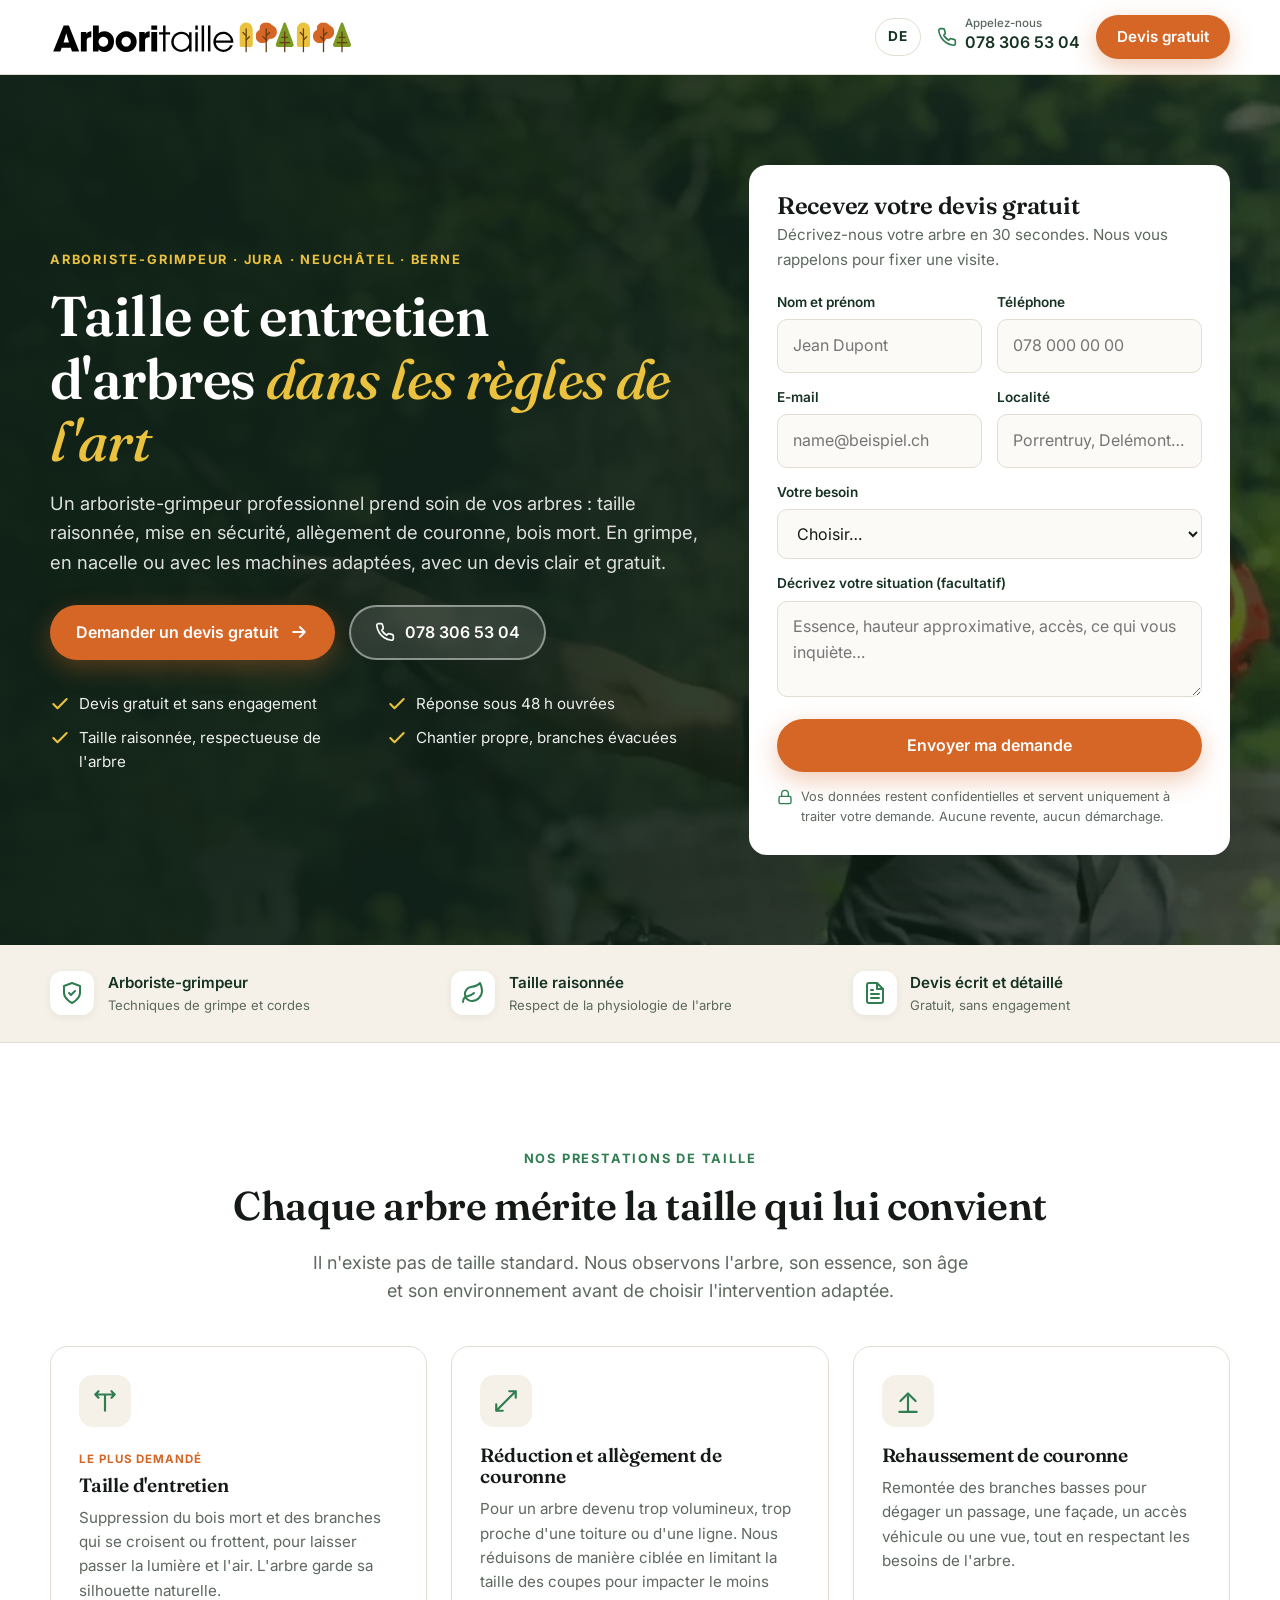
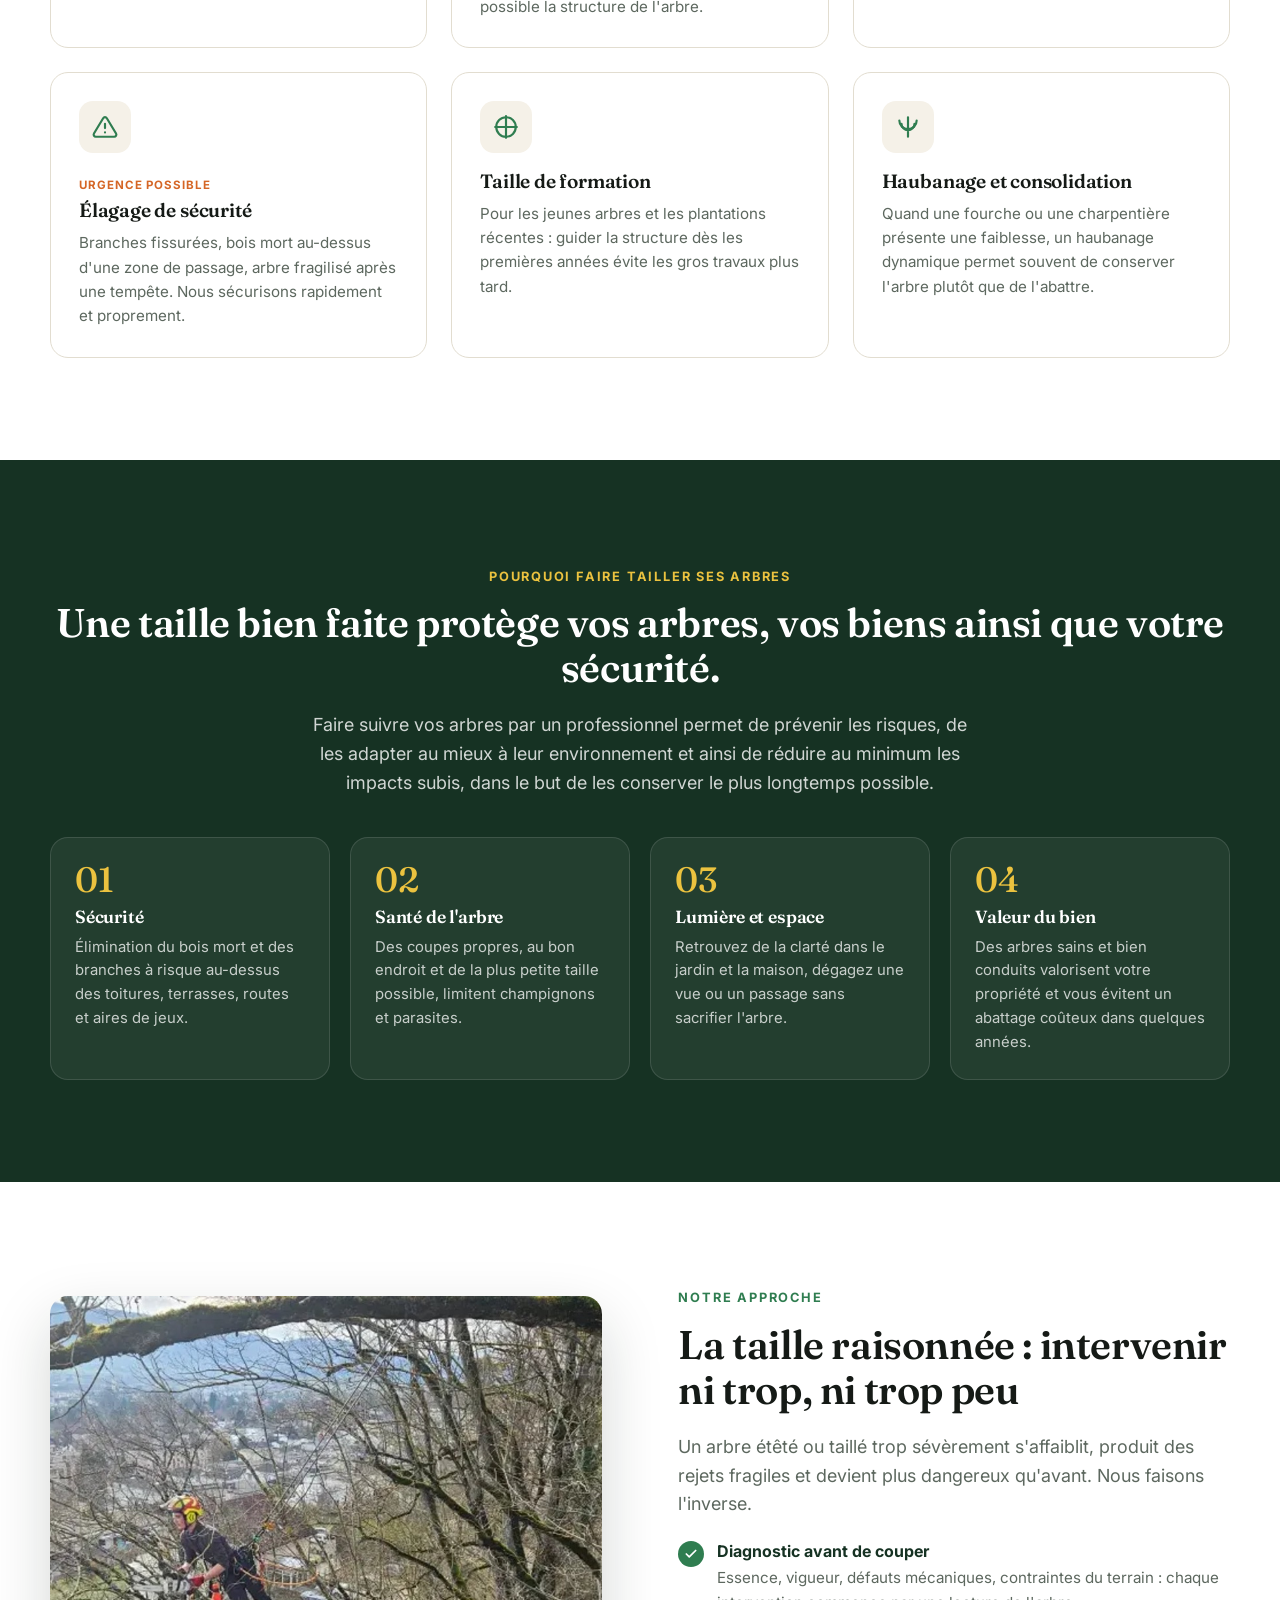
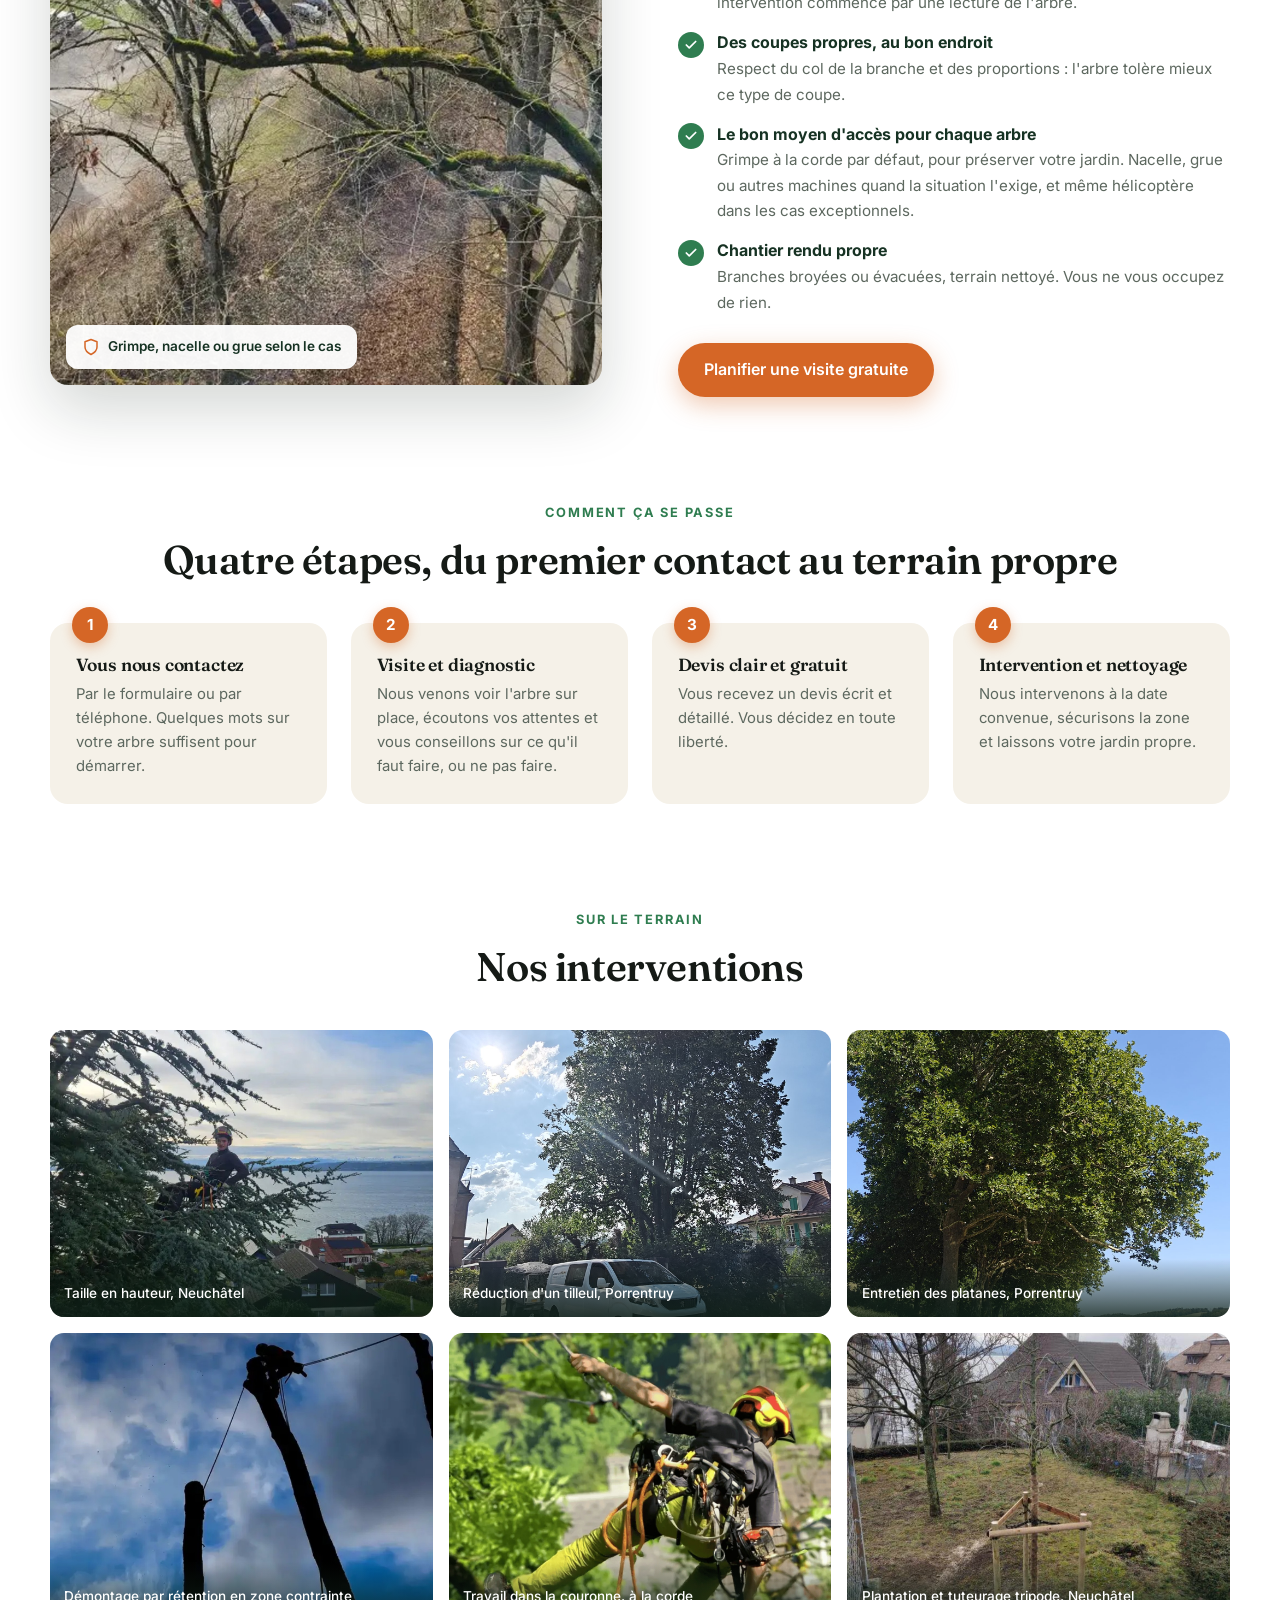
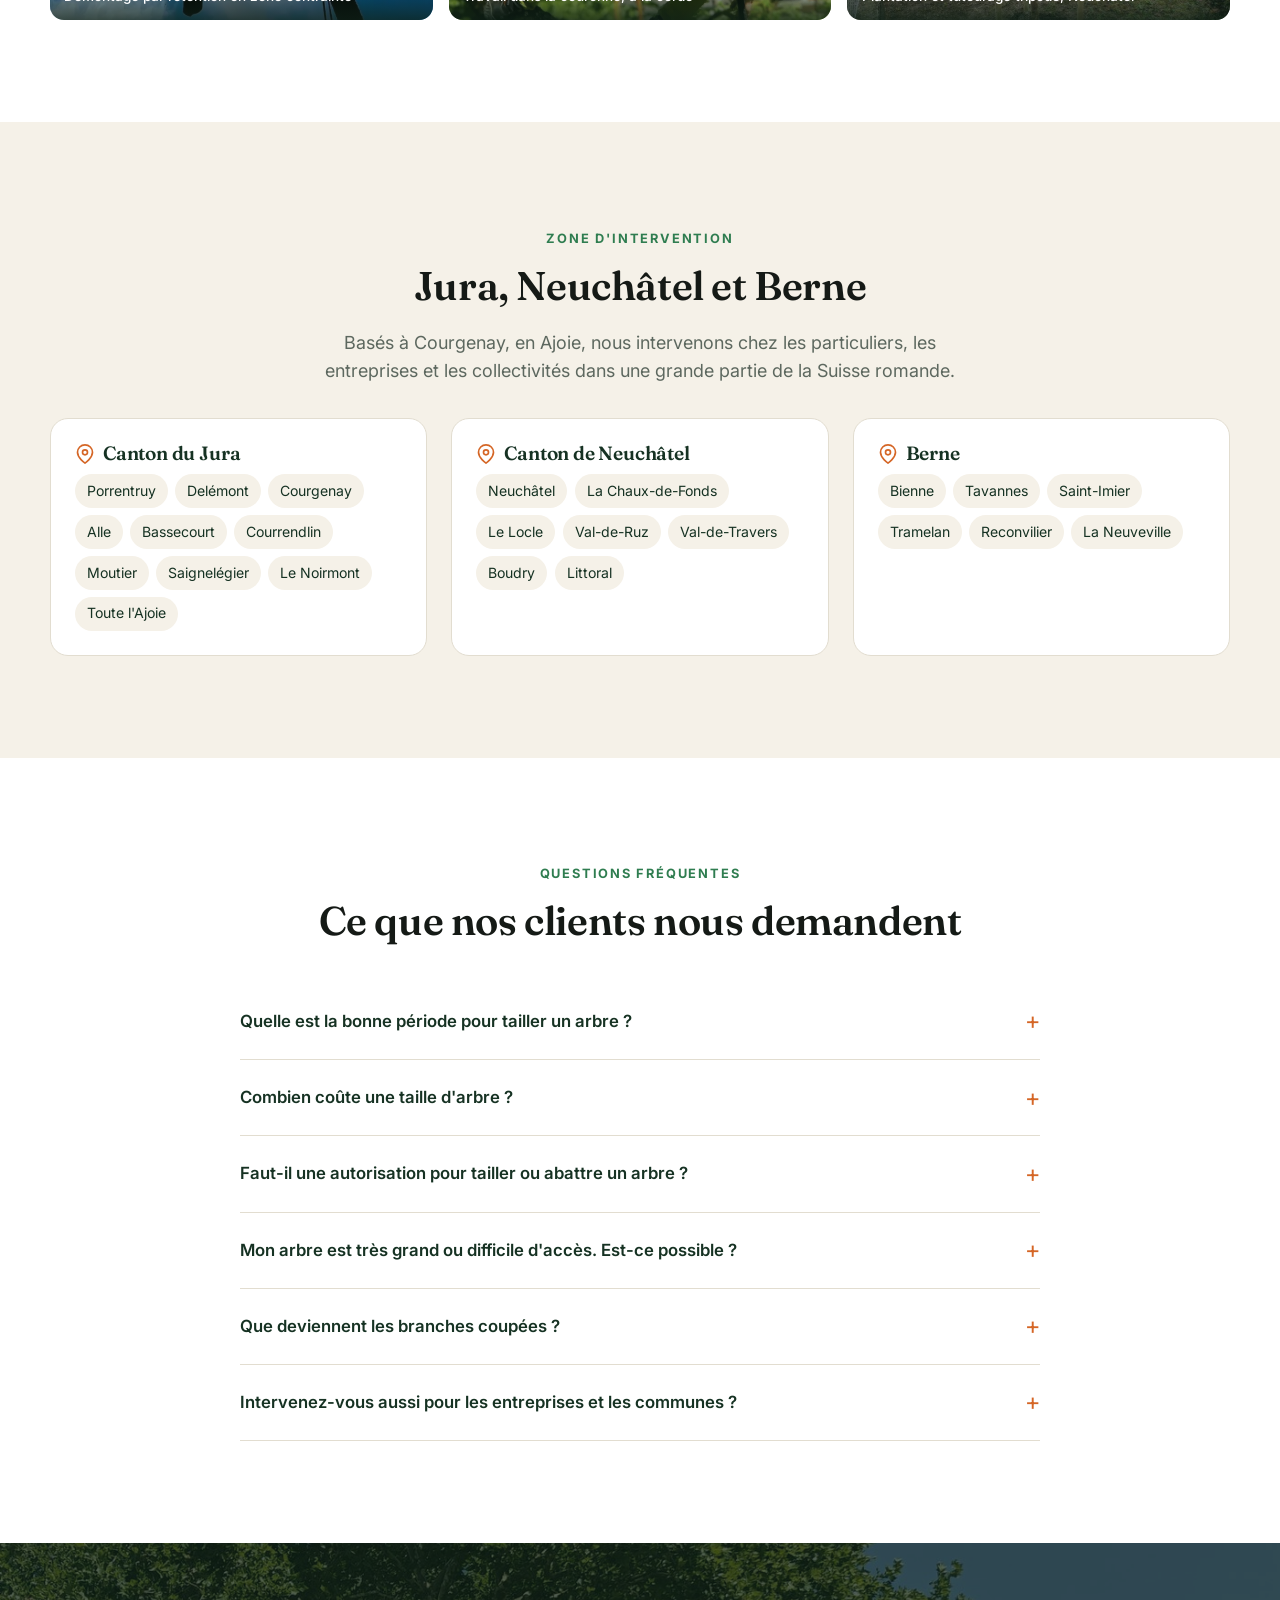
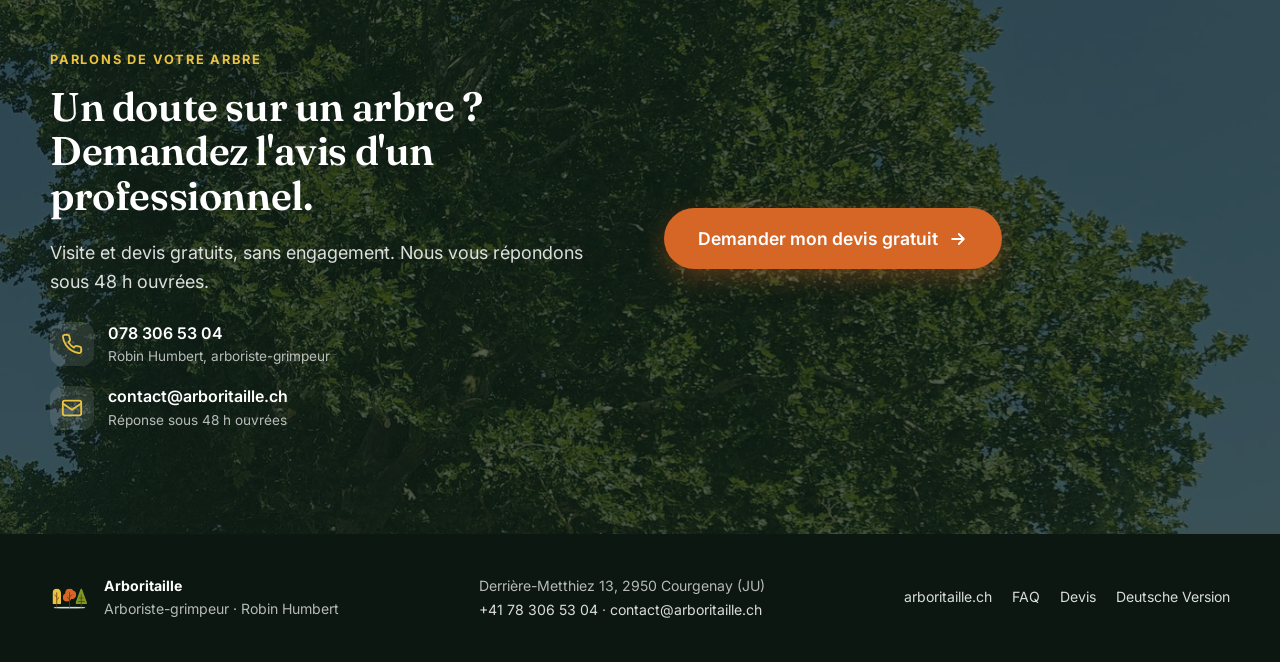
<file: taille.html>
<!DOCTYPE html>
<html lang="fr-CH">
<head>
<meta charset="utf-8">
<meta name="viewport" content="width=device-width, initial-scale=1">
<title>Taille et entretien d'arbres – Arboriste-grimpeur Jura, Neuchâtel, Berne | Arboritaille</title>
<meta name="description" content="Taille raisonnée, élagage et entretien de vos arbres par un arboriste-grimpeur professionnel. Devis gratuit sous 48 h dans le Jura, Neuchâtel et Berne.">
<meta name="robots" content="noindex, follow">
<link rel="alternate" hreflang="fr-CH" href="https://page.arboritaille.ch/taille.html">
<link rel="alternate" hreflang="de-CH" href="https://page.arboritaille.ch/de/baumpflege.html">
<link rel="icon" href="img/logo-entreprise-icon-sans-fond.svg" type="image/svg+xml">
<link rel="preconnect" href="https://fonts.googleapis.com">
<link rel="preconnect" href="https://fonts.gstatic.com" crossorigin>
<link href="https://fonts.googleapis.com/css2?family=Fraunces:opsz,wght@9..144,500;9..144,600;9..144,700&family=Inter:wght@400;500;600;700&display=swap" rel="stylesheet">
<link rel="stylesheet" href="style.css">
<!-- Google Tag Manager -->
<script>(function(w,d,s,l,i){w[l]=w[l]||[];w[l].push({'gtm.start':new Date().getTime(),event:'gtm.js'});var f=d.getElementsByTagName(s)[0],j=d.createElement(s),dl=l!='dataLayer'?'&l='+l:'';j.async=true;j.src='https://www.googletagmanager.com/gtm.js?id='+i+dl;f.parentNode.insertBefore(j,f);})(window,document,'script','dataLayer','GTM-WMF2BV3S');</script>
<!-- End Google Tag Manager -->
</head>
<body>
<!-- Google Tag Manager (noscript) -->
<noscript><iframe src="https://www.googletagmanager.com/ns.html?id=GTM-WMF2BV3S" height="0" width="0" style="display:none;visibility:hidden"></iframe></noscript>
<!-- End Google Tag Manager (noscript) -->
<header class="header">
  <div class="wrap">
    <a class="logo" href="#top" aria-label="Arboritaille">
      <img src="img/logo-site-arboritaille-sans-ombre.svg" alt="Arboritaille" width="200" height="38">
    </a>
    <div class="header-cta">
      <a class="lang-switch" href="de/baumpflege.html" title="Deutsche Version" hreflang="de-CH">DE</a>
      <a class="header-phone" href="tel:+41783065304"><svg viewBox="0 0 24 24" fill="none" stroke="currentColor" stroke-width="2" stroke-linecap="round" stroke-linejoin="round"><path d="M22 16.92v3a2 2 0 0 1-2.18 2 19.8 19.8 0 0 1-8.63-3.07 19.5 19.5 0 0 1-6-6A19.8 19.8 0 0 1 2.12 4.18 2 2 0 0 1 4.11 2h3a2 2 0 0 1 2 1.72c.13.96.36 1.9.7 2.81a2 2 0 0 1-.45 2.11L8.09 9.91a16 16 0 0 0 6 6l1.27-1.27a2 2 0 0 1 2.11-.45c.91.34 1.85.57 2.81.7A2 2 0 0 1 22 16.92z"/></svg><span><small>Appelez-nous</small>078 306 53 04</span></a>
      <a class="btn btn-primary" href="#devis">Devis gratuit</a>
    </div>
  </div>
</header>

<main id="top">

<section class="hero">
  <img class="hero-bg" src="img/arboriste_grimpeur-19.jpg" alt="" fetchpriority="high" style="object-position:62% 30%">
  <div class="wrap">
    <div>
      <span class="eyebrow" style="color:var(--yellow)">Arboriste-grimpeur · Jura · Neuchâtel · Berne</span>
      <h1>Taille et entretien d'arbres <em>dans les règles de l'art</em></h1>
      <p class="lead">Un arboriste-grimpeur professionnel prend soin de vos arbres : taille raisonnée, mise en sécurité, allègement de couronne, bois mort. En grimpe, en nacelle ou avec les machines adaptées, avec un devis clair et gratuit.</p>
      <div class="hero-actions">
        <a class="btn btn-primary" href="#devis">Demander un devis gratuit <svg viewBox="0 0 24 24" fill="none" stroke="currentColor" stroke-width="2.2" stroke-linecap="round" stroke-linejoin="round"><path d="M5 12h14M13 6l6 6-6 6"/></svg></a>
        <a class="btn btn-ghost" href="tel:+41783065304"><svg viewBox="0 0 24 24" fill="none" stroke="currentColor" stroke-width="2" stroke-linecap="round" stroke-linejoin="round"><path d="M22 16.92v3a2 2 0 0 1-2.18 2 19.8 19.8 0 0 1-8.63-3.07 19.5 19.5 0 0 1-6-6A19.8 19.8 0 0 1 2.12 4.18 2 2 0 0 1 4.11 2h3a2 2 0 0 1 2 1.72c.13.96.36 1.9.7 2.81a2 2 0 0 1-.45 2.11L8.09 9.91a16 16 0 0 0 6 6l1.27-1.27a2 2 0 0 1 2.11-.45c.91.34 1.85.57 2.81.7A2 2 0 0 1 22 16.92z"/></svg> 078 306 53 04</a>
      </div>
      
      <ul class="hero-points"><li><svg viewBox="0 0 24 24" fill="none" stroke="currentColor" stroke-width="2.5" stroke-linecap="round" stroke-linejoin="round"><path d="M20 6 9 17l-5-5"/></svg>Devis gratuit et sans engagement</li><li><svg viewBox="0 0 24 24" fill="none" stroke="currentColor" stroke-width="2.5" stroke-linecap="round" stroke-linejoin="round"><path d="M20 6 9 17l-5-5"/></svg>Réponse sous 48 h ouvrées</li><li><svg viewBox="0 0 24 24" fill="none" stroke="currentColor" stroke-width="2.5" stroke-linecap="round" stroke-linejoin="round"><path d="M20 6 9 17l-5-5"/></svg>Taille raisonnée, respectueuse de l'arbre</li><li><svg viewBox="0 0 24 24" fill="none" stroke="currentColor" stroke-width="2.5" stroke-linecap="round" stroke-linejoin="round"><path d="M20 6 9 17l-5-5"/></svg>Chantier propre, branches évacuées</li></ul>
    </div>
    <div class="form-card" id="devis">
      <h2>Recevez votre devis gratuit</h2>
      <p class="sub">Décrivez-nous votre arbre en 30 secondes. Nous vous rappelons pour fixer une visite.</p>
      <form action="contact.php" method="POST" id="devisForm">
        <input type="hidden" name="Sujet" value="Nouvelle demande de devis – Taille et entretien d'arbres">
        <input type="hidden" name="lp" value="taille">
        <input type="hidden" name="lang" value="fr">
        <input type="hidden" name="Source" value="Landing page Google Ads – taille">
        <input type="hidden" name="Langue du client" value="Français">
        <input type="text" name="_honey" class="honeypot" tabindex="-1" autocomplete="off">
        <div class="field-row">
          <div class="field"><label for="nom">Nom et prénom</label><input id="nom" name="Nom" type="text" required autocomplete="name" placeholder="Jean Dupont"></div>
          <div class="field"><label for="tel">Téléphone</label><input id="tel" name="Téléphone" type="tel" required autocomplete="tel" placeholder="078 000 00 00"></div>
        </div>
        <div class="field-row">
          <div class="field"><label for="email">E-mail</label><input id="email" name="Email" type="email" required autocomplete="email" placeholder="name@beispiel.ch"></div>
          <div class="field"><label for="localite">Localité</label><input id="localite" name="Localité" type="text" required autocomplete="address-level2" placeholder="Porrentruy, Delémont…"></div>
        </div>
        <div class="field"><label for="besoin">Votre besoin</label>
          <select id="besoin" name="Besoin" required><option value="" disabled selected>Choisir…</option><option>Taille d'entretien</option><option>Réduction ou allègement de couronne</option><option>Élagage de sécurité (bois mort, branches dangereuses)</option><option>Taille de fruitiers</option><option>Diagnostic / conseil sur un arbre</option><option>Abattage ou démontage</option><option>Autre</option></select>
        </div>
        <div class="field"><label for="msg">Décrivez votre situation (facultatif)</label><textarea id="msg" name="Message" placeholder="Essence, hauteur approximative, accès, ce qui vous inquiète…"></textarea></div>
        <button class="btn btn-primary btn-block" type="submit">Envoyer ma demande</button>
        
        <p class="form-note"><svg viewBox="0 0 24 24" fill="none" stroke="currentColor" stroke-width="2" stroke-linecap="round" stroke-linejoin="round"><rect x="3" y="11" width="18" height="11" rx="2"/><path d="M7 11V7a5 5 0 0 1 10 0v4"/></svg> Vos données restent confidentielles et servent uniquement à traiter votre demande. Aucune revente, aucun démarchage.</p>
      </form>
    </div>
  </div>
</section>
<section class="trust"><div class="wrap"><div class="trust-item"><div class="ic"><svg viewBox="0 0 24 24" fill="none" stroke="currentColor" stroke-width="2" stroke-linecap="round" stroke-linejoin="round"><path d="M12 22s8-4 8-10V5l-8-3-8 3v7c0 6 8 10 8 10z"/><path d="m9 12 2 2 4-4"/></svg></div><div>Arboriste-grimpeur<small>Techniques de grimpe et cordes</small></div></div><div class="trust-item"><div class="ic"><svg viewBox="0 0 24 24" fill="none" stroke="currentColor" stroke-width="2" stroke-linecap="round" stroke-linejoin="round"><path d="M11 20A7 7 0 0 1 9.8 6.1C15.5 5 17 4.48 19 2c1 2 2 4.18 2 8 0 5.5-4.78 10-10 10z"/><path d="M2 21c0-3 1.85-5.36 5.08-6C9.5 14.52 12 13 13 12"/></svg></div><div>Taille raisonnée<small>Respect de la physiologie de l'arbre</small></div></div><div class="trust-item"><div class="ic"><svg viewBox="0 0 24 24" fill="none" stroke="currentColor" stroke-width="2" stroke-linecap="round" stroke-linejoin="round"><path d="M14 2H6a2 2 0 0 0-2 2v16a2 2 0 0 0 2 2h12a2 2 0 0 0 2-2V8z"/><path d="M14 2v6h6M16 13H8M16 17H8M10 9H8"/></svg></div><div>Devis écrit et détaillé<small>Gratuit, sans engagement</small></div></div></div></section>
<section class="section" id="prestations"><div class="wrap">
  <div class="center"><span class="eyebrow">Nos prestations de taille</span><h2>Chaque arbre mérite la taille qui lui convient</h2><p class="lead">Il n'existe pas de taille standard. Nous observons l'arbre, son essence, son âge et son environnement avant de choisir l'intervention adaptée.</p></div>
  <div class="services-grid"><div class="card"><div class="ic"><svg viewBox="0 0 24 24" fill="none" stroke="currentColor" stroke-width="2" stroke-linecap="round" stroke-linejoin="round"><path d="M6 3 3 6l3 3M18 3l3 3-3 3M3 6h18M12 6v15"/></svg></div><span class="card-tag">Le plus demandé</span><h3>Taille d'entretien</h3><p>Suppression du bois mort et des branches qui se croisent ou frottent, pour laisser passer la lumière et l'air. L'arbre garde sa silhouette naturelle.</p></div><div class="card"><div class="ic"><svg viewBox="0 0 24 24" fill="none" stroke="currentColor" stroke-width="2" stroke-linecap="round" stroke-linejoin="round"><path d="M21 3 3 21M21 3h-6M21 3v6M3 21h6M3 21v-6"/></svg></div><h3>Réduction et allègement de couronne</h3><p>Pour un arbre devenu trop volumineux, trop proche d'une toiture ou d'une ligne. Nous réduisons de manière ciblée en limitant la taille des coupes pour impacter le moins possible la structure de l'arbre.</p></div><div class="card"><div class="ic"><svg viewBox="0 0 24 24" fill="none" stroke="currentColor" stroke-width="2" stroke-linecap="round" stroke-linejoin="round"><path d="M12 22V8M5 12l7-7 7 7M4 22h16"/></svg></div><h3>Rehaussement de couronne</h3><p>Remontée des branches basses pour dégager un passage, une façade, un accès véhicule ou une vue, tout en respectant les besoins de l'arbre.</p></div><div class="card"><div class="ic"><svg viewBox="0 0 24 24" fill="none" stroke="currentColor" stroke-width="2" stroke-linecap="round" stroke-linejoin="round"><path d="M10.3 3.9 1.8 18a2 2 0 0 0 1.7 3h17a2 2 0 0 0 1.7-3L13.7 3.9a2 2 0 0 0-3.4 0z"/><path d="M12 9v4M12 17h.01"/></svg></div><span class="card-tag">Urgence possible</span><h3>Élagage de sécurité</h3><p>Branches fissurées, bois mort au-dessus d'une zone de passage, arbre fragilisé après une tempête. Nous sécurisons rapidement et proprement.</p></div><div class="card"><div class="ic"><svg viewBox="0 0 24 24" fill="none" stroke="currentColor" stroke-width="2" stroke-linecap="round" stroke-linejoin="round"><path d="M12 2v20M2 12h20"/><circle cx="12" cy="12" r="9"/></svg></div><h3>Taille de formation</h3><p>Pour les jeunes arbres et les plantations récentes : guider la structure dès les premières années évite les gros travaux plus tard.</p></div><div class="card"><div class="ic"><svg viewBox="0 0 24 24" fill="none" stroke="currentColor" stroke-width="2" stroke-linecap="round" stroke-linejoin="round"><path d="M12 3v18M6 9c0 3.3 2.7 6 6 6s6-2.7 6-6"/><path d="M4 6c0 4.4 3.6 8 8 8s8-3.6 8-8"/></svg></div><h3>Haubanage et consolidation</h3><p>Quand une fourche ou une charpentière présente une faiblesse, un haubanage dynamique permet souvent de conserver l'arbre plutôt que de l'abattre.</p></div></div>
</div></section>
<section class="section why"><div class="wrap">
  <div class="center"><span class="eyebrow">Pourquoi faire tailler ses arbres</span><h2>Une taille bien faite protège vos arbres, vos biens ainsi que votre sécurité.</h2><p class="lead">Faire suivre vos arbres par un professionnel permet de prévenir les risques, de les adapter au mieux à leur environnement et ainsi de réduire au minimum les impacts subis, dans le but de les conserver le plus longtemps possible.</p></div>
  <div class="why-grid"><div class="why-item"><div class="num">01</div><h3>Sécurité</h3><p>Élimination du bois mort et des branches à risque au-dessus des toitures, terrasses, routes et aires de jeux.</p></div><div class="why-item"><div class="num">02</div><h3>Santé de l'arbre</h3><p>Des coupes propres, au bon endroit et de la plus petite taille possible, limitent champignons et parasites.</p></div><div class="why-item"><div class="num">03</div><h3>Lumière et espace</h3><p>Retrouvez de la clarté dans le jardin et la maison, dégagez une vue ou un passage sans sacrifier l'arbre.</p></div><div class="why-item"><div class="num">04</div><h3>Valeur du bien</h3><p>Des arbres sains et bien conduits valorisent votre propriété et vous évitent un abattage coûteux dans quelques années.</p></div></div>
</div></section>
<section class="section"><div class="wrap split">
  <div class="split-img"><img src="img/arboriste_grimpeur-2.jpg" alt="Arboriste-grimpeur en intervention dans la couronne d'un grand arbre" loading="lazy"><div class="badge"><svg viewBox="0 0 24 24" fill="none" stroke="currentColor" stroke-width="2" stroke-linecap="round" stroke-linejoin="round"><path d="M12 22s8-4 8-10V5l-8-3-8 3v7c0 6 8 10 8 10z"/></svg> Grimpe, nacelle ou grue selon le cas</div></div>
  <div><span class="eyebrow">Notre approche</span><h2>La taille raisonnée : intervenir ni trop, ni trop peu</h2><p class="lead">Un arbre étêté ou taillé trop sévèrement s'affaiblit, produit des rejets fragiles et devient plus dangereux qu'avant. Nous faisons l'inverse.</p>
    <ul class="check-list"><li><span class="ck"><svg viewBox="0 0 24 24" fill="none" stroke="currentColor" stroke-width="3" stroke-linecap="round" stroke-linejoin="round"><path d="M20 6 9 17l-5-5"/></svg></span><div><strong>Diagnostic avant de couper</strong><span>Essence, vigueur, défauts mécaniques, contraintes du terrain : chaque intervention commence par une lecture de l'arbre.</span></div></li><li><span class="ck"><svg viewBox="0 0 24 24" fill="none" stroke="currentColor" stroke-width="3" stroke-linecap="round" stroke-linejoin="round"><path d="M20 6 9 17l-5-5"/></svg></span><div><strong>Des coupes propres, au bon endroit</strong><span>Respect du col de la branche et des proportions : l'arbre tolère mieux ce type de coupe.</span></div></li><li><span class="ck"><svg viewBox="0 0 24 24" fill="none" stroke="currentColor" stroke-width="3" stroke-linecap="round" stroke-linejoin="round"><path d="M20 6 9 17l-5-5"/></svg></span><div><strong>Le bon moyen d'accès pour chaque arbre</strong><span>Grimpe à la corde par défaut, pour préserver votre jardin. Nacelle, grue ou autres machines quand la situation l'exige, et même hélicoptère dans les cas exceptionnels.</span></div></li><li><span class="ck"><svg viewBox="0 0 24 24" fill="none" stroke="currentColor" stroke-width="3" stroke-linecap="round" stroke-linejoin="round"><path d="M20 6 9 17l-5-5"/></svg></span><div><strong>Chantier rendu propre</strong><span>Branches broyées ou évacuées, terrain nettoyé. Vous ne vous occupez de rien.</span></div></li></ul>
    <a class="btn btn-primary" href="#devis">Planifier une visite gratuite</a>
  </div>
</div></section>
<section class="section" style="padding-top:0"><div class="wrap">
  <div class="center"><span class="eyebrow">Comment ça se passe</span><h2>Quatre étapes, du premier contact au terrain propre</h2></div>
  <div class="steps"><div class="step"><h3>Vous nous contactez</h3><p>Par le formulaire ou par téléphone. Quelques mots sur votre arbre suffisent pour démarrer.</p></div><div class="step"><h3>Visite et diagnostic</h3><p>Nous venons voir l'arbre sur place, écoutons vos attentes et vous conseillons sur ce qu'il faut faire, ou ne pas faire.</p></div><div class="step"><h3>Devis clair et gratuit</h3><p>Vous recevez un devis écrit et détaillé. Vous décidez en toute liberté.</p></div><div class="step"><h3>Intervention et nettoyage</h3><p>Nous intervenons à la date convenue, sécurisons la zone et laissons votre jardin propre.</p></div></div>
</div></section>
<section class="section" style="padding-top:0"><div class="wrap">
  <div class="center"><span class="eyebrow">Sur le terrain</span><h2>Nos interventions</h2></div>
  <div class="gallery"><figure><img src="img/arboriste_grimpeur-3.jpg" alt="Arboriste-grimpeur au sommet d'un cèdre, lac de Neuchâtel en arrière-plan" loading="lazy"><figcaption>Taille en hauteur, Neuchâtel</figcaption></figure><figure><img src="img/reduction_tilleul_porrentruy.jpg" alt="Tilleul après réduction de couronne à Porrentruy" loading="lazy"><figcaption>Réduction d'un tilleul, Porrentruy</figcaption></figure><figure><img src="img/entretien_platanes_porrentruy.jpg" alt="Alignement de platanes entretenus à Porrentruy" loading="lazy"><figcaption>Entretien des platanes, Porrentruy</figcaption></figure><figure><img src="img/demontage_d-arbre_retention.jpg" alt="Démontage d'arbre par rétention" loading="lazy"><figcaption>Démontage par rétention en zone contrainte</figcaption></figure><figure><img src="img/arboriste_grimpeur-15.jpg" alt="Arboriste-grimpeur dans le feuillage" loading="lazy"><figcaption>Travail dans la couronne, à la corde</figcaption></figure><figure><img src="img/plantation_arbre.jpg" alt="Jeune arbre planté avec tuteurage tripode à Neuchâtel" loading="lazy"><figcaption>Plantation et tuteurage tripode, Neuchâtel</figcaption></figure></div>
</div></section>
<section class="section zone" id="zone"><div class="wrap">
  <div class="center"><span class="eyebrow">Zone d'intervention</span><h2>Jura, Neuchâtel et Berne</h2><p class="lead">Basés à Courgenay, en Ajoie, nous intervenons chez les particuliers, les entreprises et les collectivités dans une grande partie de la Suisse romande.</p></div>
  <div class="zone-grid"><div class="zone-col"><h3><svg viewBox="0 0 24 24" fill="none" stroke="currentColor" stroke-width="2" stroke-linecap="round" stroke-linejoin="round"><path d="M21 10c0 7-9 13-9 13s-9-6-9-13a9 9 0 0 1 18 0z"/><circle cx="12" cy="10" r="3"/></svg>Canton du Jura</h3><ul><li>Porrentruy</li><li>Delémont</li><li>Courgenay</li><li>Alle</li><li>Bassecourt</li><li>Courrendlin</li><li>Moutier</li><li>Saignelégier</li><li>Le Noirmont</li><li>Toute l'Ajoie</li></ul></div><div class="zone-col"><h3><svg viewBox="0 0 24 24" fill="none" stroke="currentColor" stroke-width="2" stroke-linecap="round" stroke-linejoin="round"><path d="M21 10c0 7-9 13-9 13s-9-6-9-13a9 9 0 0 1 18 0z"/><circle cx="12" cy="10" r="3"/></svg>Canton de Neuchâtel</h3><ul><li>Neuchâtel</li><li>La Chaux-de-Fonds</li><li>Le Locle</li><li>Val-de-Ruz</li><li>Val-de-Travers</li><li>Boudry</li><li>Littoral</li></ul></div><div class="zone-col"><h3><svg viewBox="0 0 24 24" fill="none" stroke="currentColor" stroke-width="2" stroke-linecap="round" stroke-linejoin="round"><path d="M21 10c0 7-9 13-9 13s-9-6-9-13a9 9 0 0 1 18 0z"/><circle cx="12" cy="10" r="3"/></svg>Berne</h3><ul><li>Bienne</li><li>Tavannes</li><li>Saint-Imier</li><li>Tramelan</li><li>Reconvilier</li><li>La Neuveville</li></ul></div></div>
</div></section>
<section class="section" id="faq"><div class="wrap">
  <div class="center"><span class="eyebrow">Questions fréquentes</span><h2>Ce que nos clients nous demandent</h2></div>
  <div class="faq"><details><summary>Quelle est la bonne période pour tailler un arbre ?</summary><p>Cela dépend de l'essence et de l'objectif. La taille d'entretien se pratique souvent en hiver, hors gel, ou en été après la pousse. Certaines essences supportent mal la taille en période de montée de sève. Nous vous conseillons la période la plus favorable lors de la visite.</p></details><details><summary>Combien coûte une taille d'arbre ?</summary><p>Le prix dépend de la taille de l'arbre, de son accessibilité, du type d'intervention et de l'évacuation des branches. C'est pourquoi nous nous déplaçons gratuitement pour établir un devis précis et écrit. Aucun engagement de votre part.</p></details><details><summary>Faut-il une autorisation pour tailler ou abattre un arbre ?</summary><p>Une simple taille d'entretien ne nécessite en général aucune démarche. L'abattage, ou l'intervention sur un arbre protégé ou situé en zone particulière, peut être soumis à autorisation communale. Nous vous indiquons la marche à suivre selon votre commune.</p></details><details><summary>Mon arbre est très grand ou difficile d'accès. Est-ce possible ?</summary><p>Oui. En tant qu'arboriste-grimpeur, nous accédons à la couronne à la corde, ce qui convient à la plupart des jardins, cours intérieures et terrains en pente. Quand c'est nécessaire, nous mobilisons une nacelle, une grue ou d'autres machines, et dans des cas très particuliers un hélicoptère.</p></details><details><summary>Que deviennent les branches coupées ?</summary><p>Selon votre souhait et le devis, les branches sont broyées sur place, évacuées, ou le bois est laissé débité pour votre chauffage. Le terrain est nettoyé avant notre départ.</p></details><details><summary>Intervenez-vous aussi pour les entreprises et les communes ?</summary><p>Oui. Nous accompagnons les entreprises sur leurs chantiers, ainsi que les collectivités pour le suivi de groupes d'arbres, la gestion des sujets dangereux et les projets de plantation.</p></details></div>
</div></section>
<section class="section cta">
  <img class="cta-bg" src="img/entretien_platanes_porrentruy.jpg" alt="" loading="lazy">
  <div class="wrap">
    <div>
      <span class="eyebrow" style="color:var(--yellow)">Parlons de votre arbre</span>
      <h2>Un doute sur un arbre ? Demandez l'avis d'un professionnel.</h2>
      <p class="lead">Visite et devis gratuits, sans engagement. Nous vous répondons sous 48 h ouvrées.</p>
      <div class="cta-contact">
        <a href="tel:+41783065304"><span class="ic"><svg viewBox="0 0 24 24" fill="none" stroke="currentColor" stroke-width="2" stroke-linecap="round" stroke-linejoin="round"><path d="M22 16.92v3a2 2 0 0 1-2.18 2 19.8 19.8 0 0 1-8.63-3.07 19.5 19.5 0 0 1-6-6A19.8 19.8 0 0 1 2.12 4.18 2 2 0 0 1 4.11 2h3a2 2 0 0 1 2 1.72c.13.96.36 1.9.7 2.81a2 2 0 0 1-.45 2.11L8.09 9.91a16 16 0 0 0 6 6l1.27-1.27a2 2 0 0 1 2.11-.45c.91.34 1.85.57 2.81.7A2 2 0 0 1 22 16.92z"/></svg></span><span>078 306 53 04<small>Robin Humbert, arboriste-grimpeur</small></span></a>
        <a href="mailto:contact@arboritaille.ch"><span class="ic"><svg viewBox="0 0 24 24" fill="none" stroke="currentColor" stroke-width="2" stroke-linecap="round" stroke-linejoin="round"><rect x="2" y="4" width="20" height="16" rx="2"/><path d="m22 7-10 7L2 7"/></svg></span><span>contact@arboritaille.ch<small>Réponse sous 48 h ouvrées</small></span></a>
      </div>
    </div>
    <div><a class="btn btn-primary" href="#devis" style="font-size:1.1rem;padding:1.1rem 2rem">Demander mon devis gratuit <svg viewBox="0 0 24 24" fill="none" stroke="currentColor" stroke-width="2.2" stroke-linecap="round" stroke-linejoin="round"><path d="M5 12h14M13 6l6 6-6 6"/></svg></a></div>
  </div>
</section>

</main>
<footer class="footer">
  <div class="wrap">
    <div class="footer-brand">
      <img src="img/logo-entreprise-icon-sans-fond.svg" alt="" width="40" height="40">
      <div><strong>Arboritaille</strong>Arboriste-grimpeur · Robin Humbert</div>
    </div>
    <address>
      Derrière-Metthiez 13, 2950 Courgenay (JU)<br>
      <a href="tel:+41783065304">+41 78 306 53 04</a> · <a href="mailto:contact@arboritaille.ch">contact@arboritaille.ch</a>
    </address>
    <div class="footer-links">
      <a href="https://arboritaille.ch" rel="noopener">arboritaille.ch</a>
      <a href="#faq">FAQ</a>
      <a href="#devis">Devis</a>
      <a href="de/baumpflege.html">Deutsche Version</a>
    </div>
  </div>
</footer>


<div class="callbar">
  <a class="btn btn-outline" href="tel:+41783065304"><svg viewBox="0 0 24 24" fill="none" stroke="currentColor" stroke-width="2" stroke-linecap="round" stroke-linejoin="round"><path d="M22 16.92v3a2 2 0 0 1-2.18 2 19.8 19.8 0 0 1-8.63-3.07 19.5 19.5 0 0 1-6-6A19.8 19.8 0 0 1 2.12 4.18 2 2 0 0 1 4.11 2h3a2 2 0 0 1 2 1.72c.13.96.36 1.9.7 2.81a2 2 0 0 1-.45 2.11L8.09 9.91a16 16 0 0 0 6 6l1.27-1.27a2 2 0 0 1 2.11-.45c.91.34 1.85.57 2.81.7A2 2 0 0 1 22 16.92z"/></svg> Appeler</a>
  <a class="btn btn-primary" href="#devis">Devis gratuit</a>
</div>

</body>
</html>
</file>
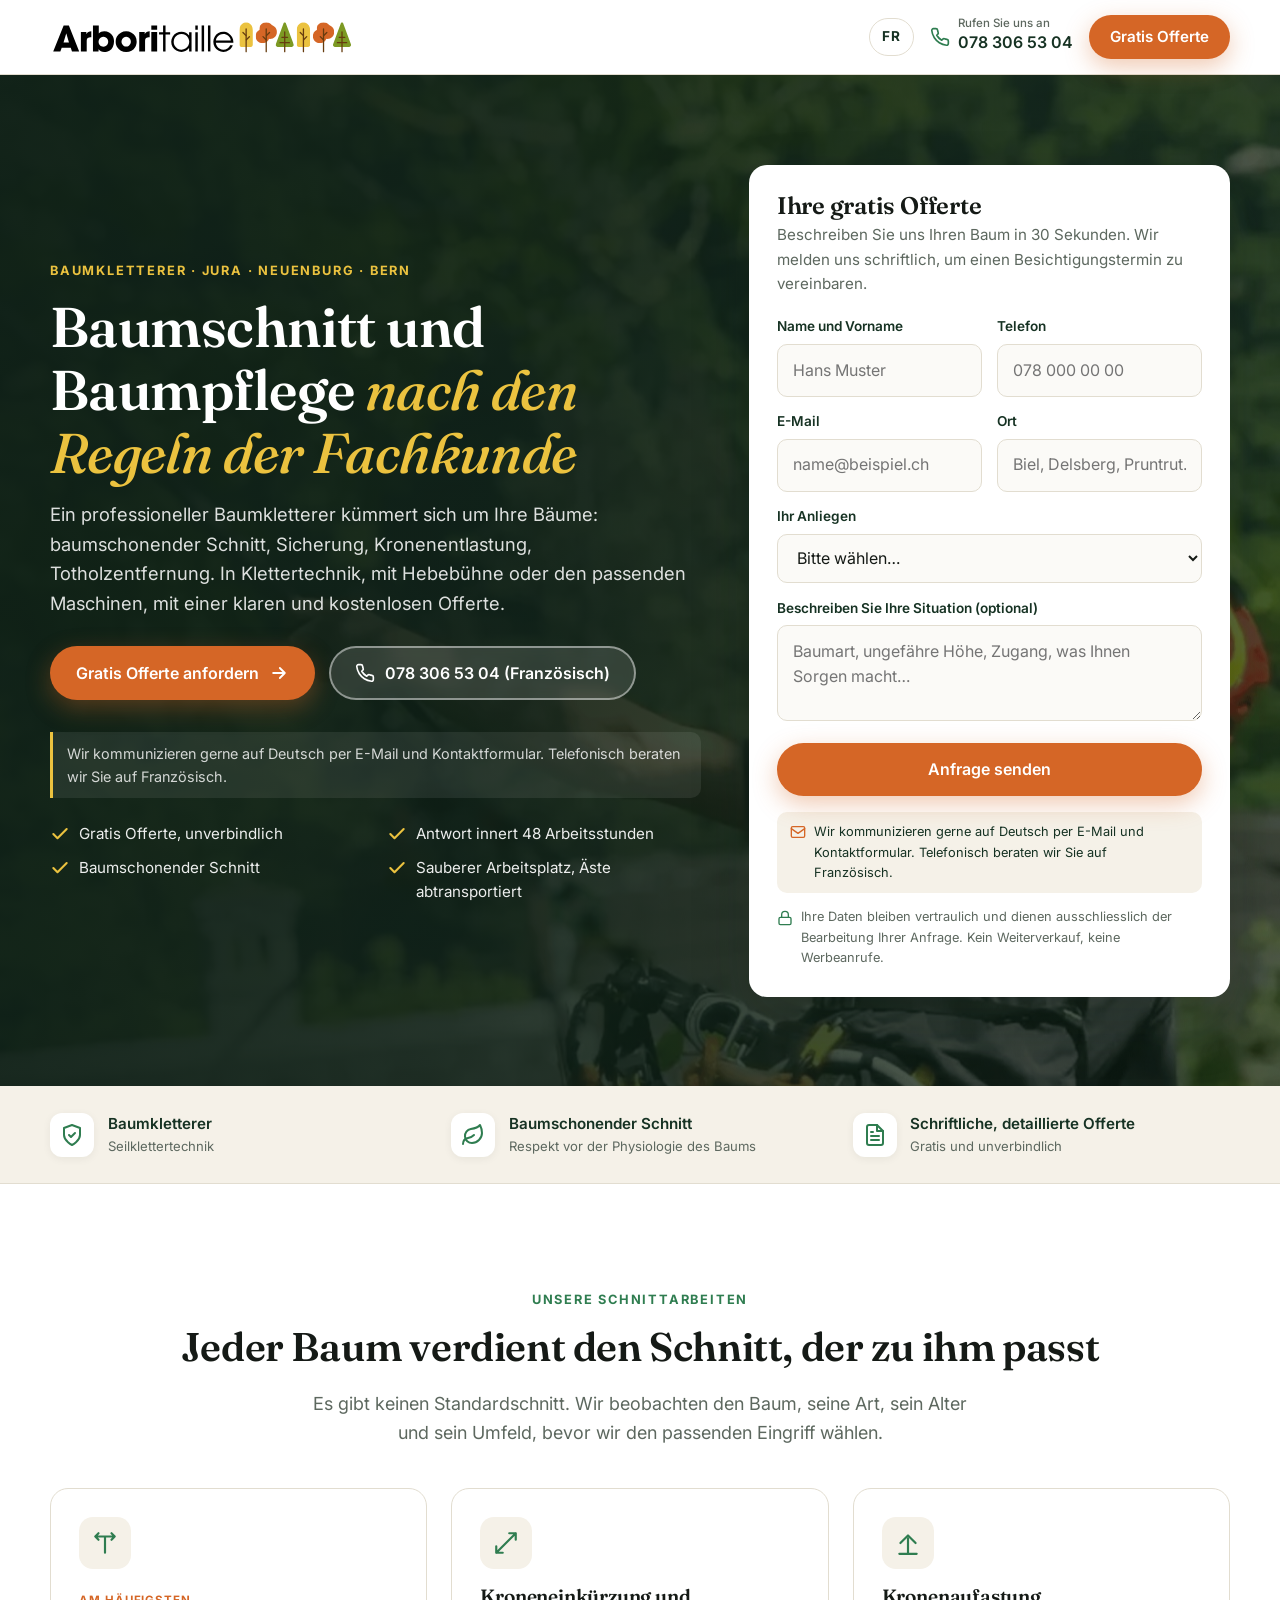
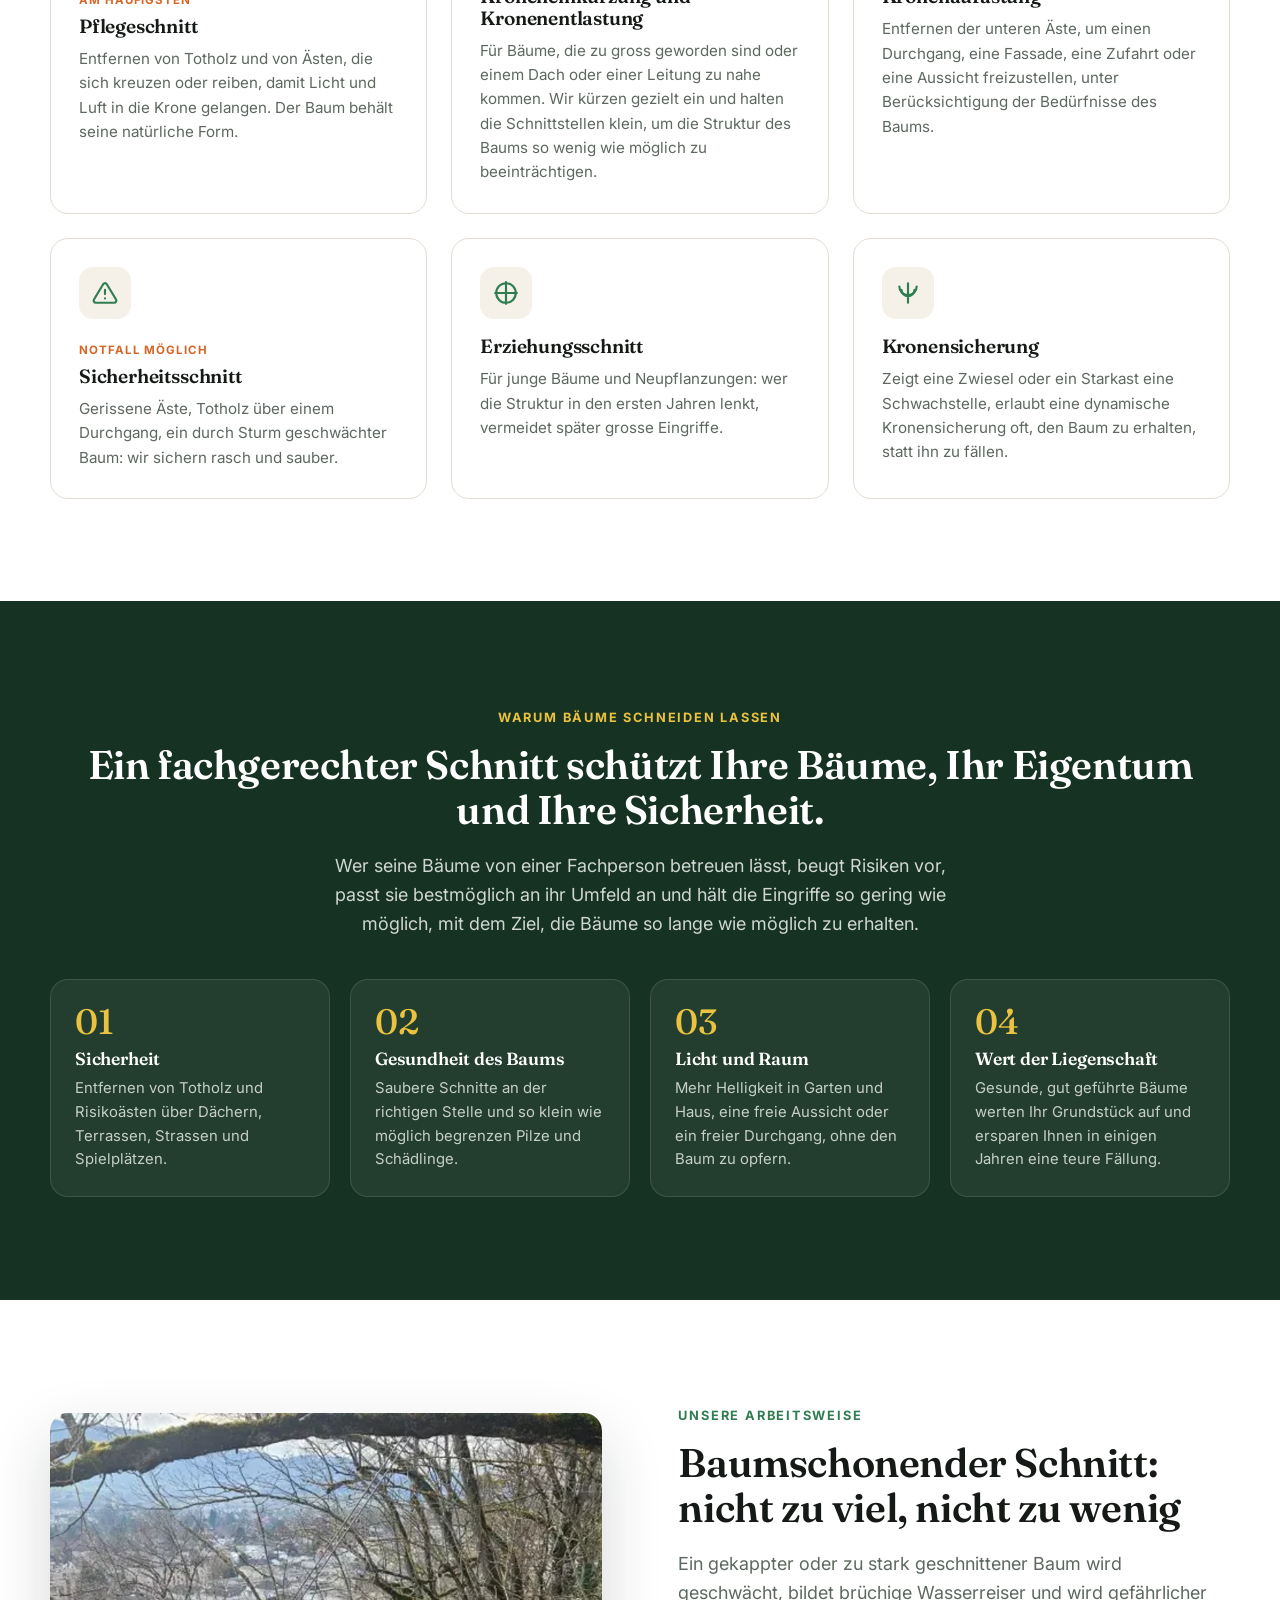
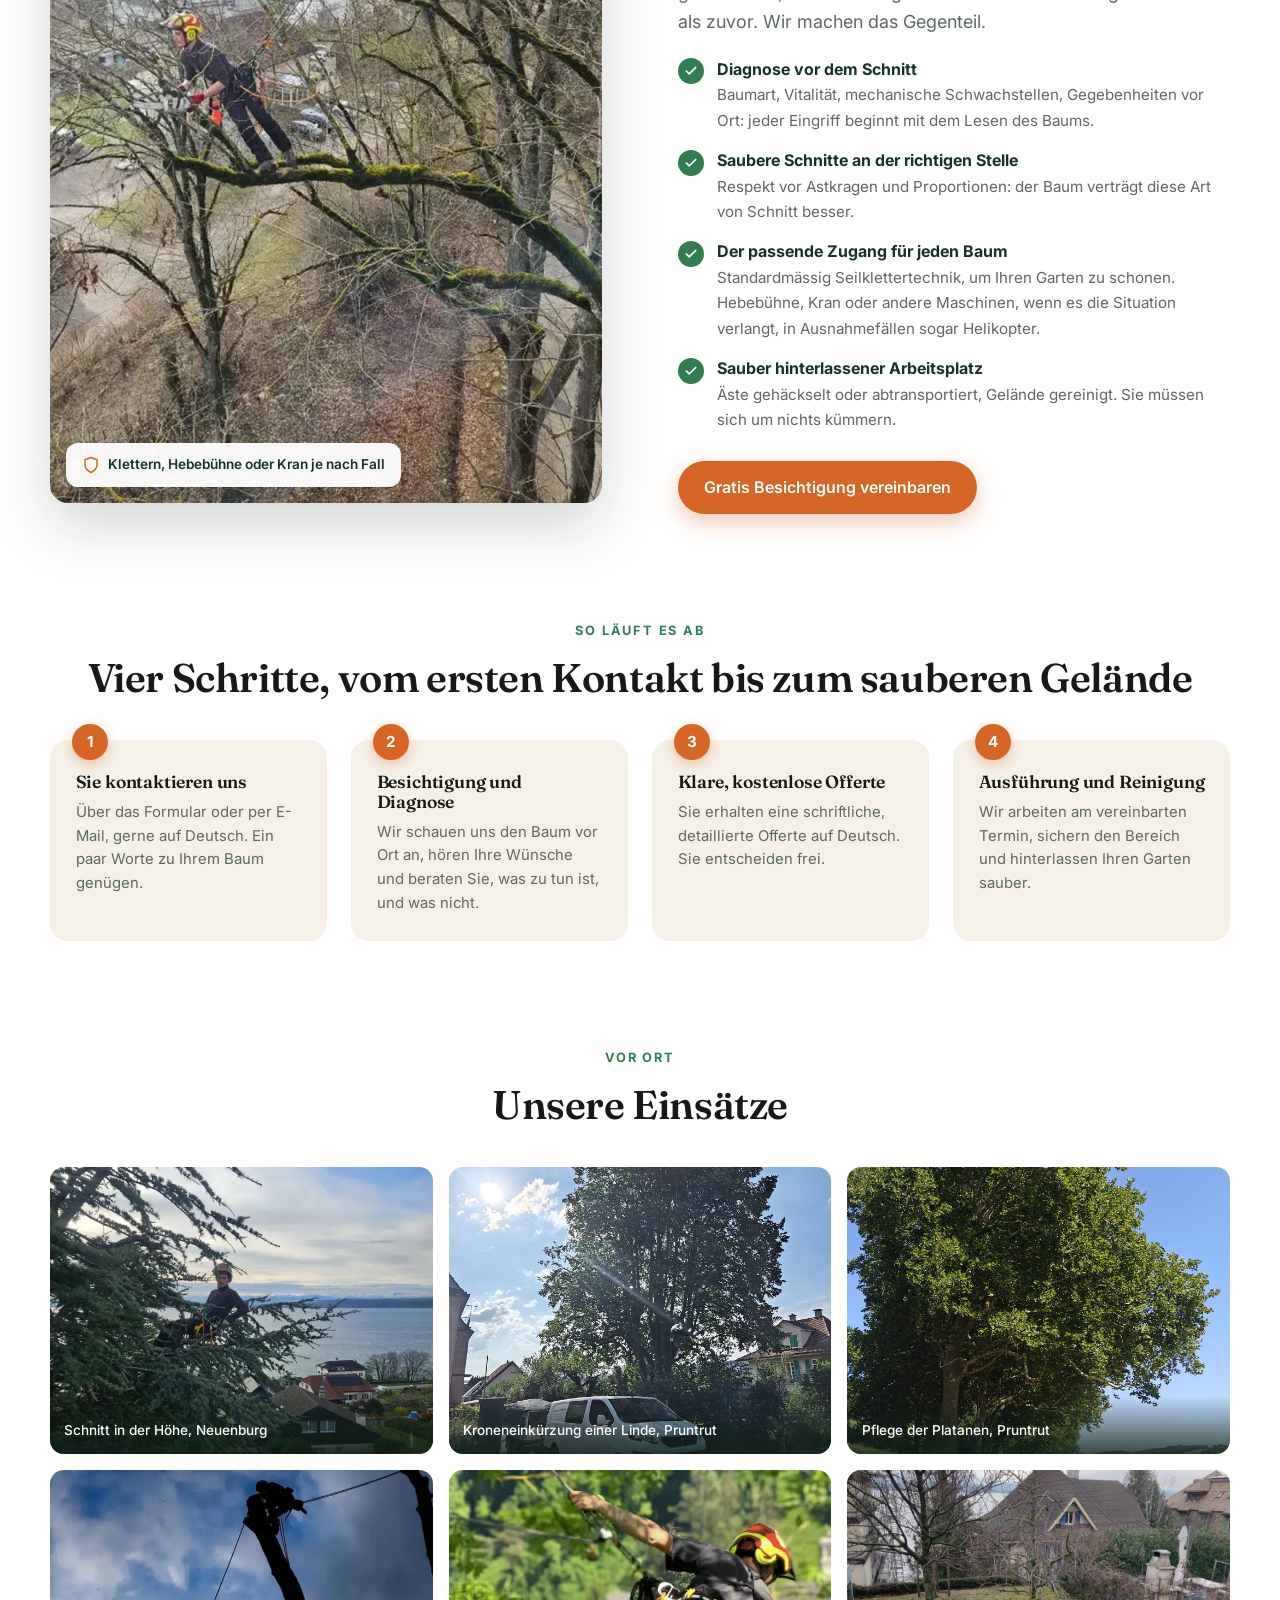
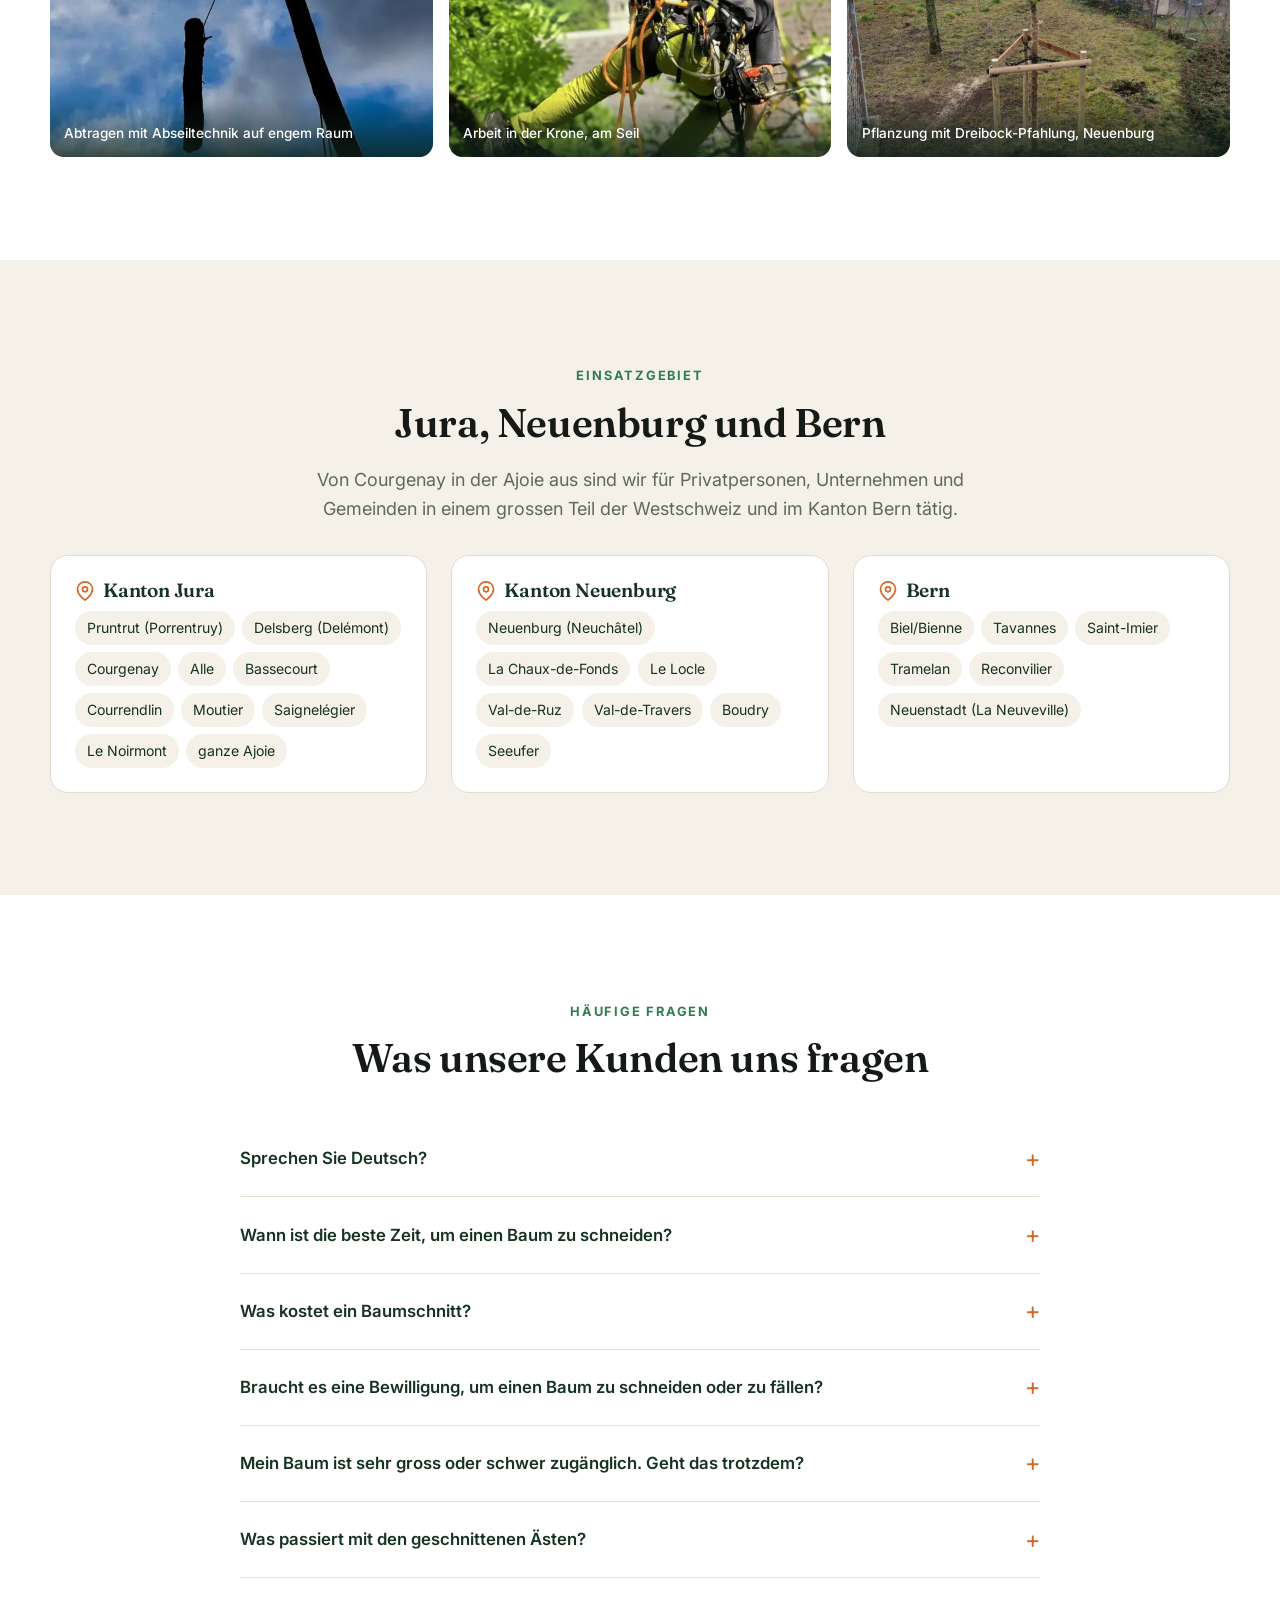
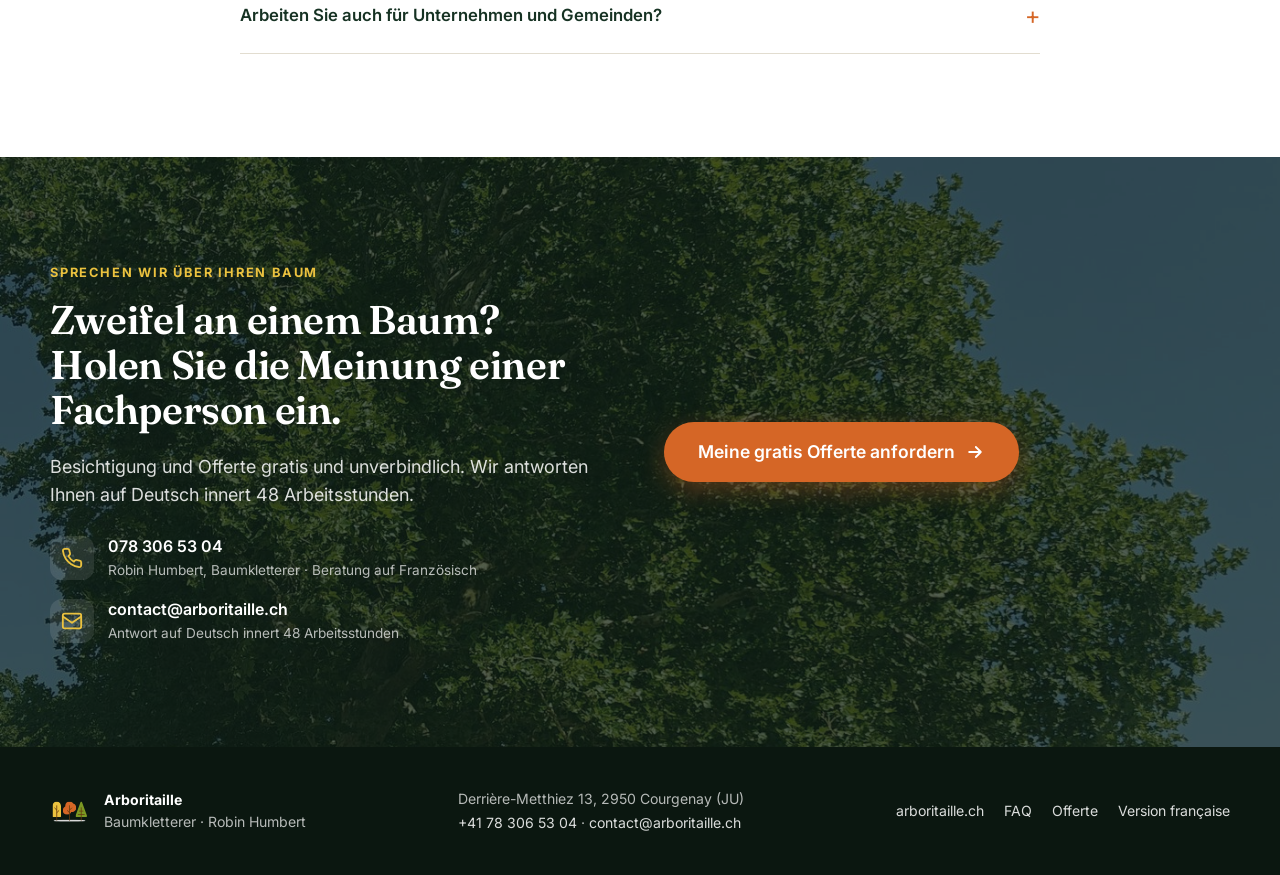
<file: de/baumpflege.html>
<!DOCTYPE html>
<html lang="de-CH">
<head>
<meta charset="utf-8">
<meta name="viewport" content="width=device-width, initial-scale=1">
<title>Baumschnitt und Baumpflege – Baumkletterer Jura, Neuenburg, Bern | Arboritaille</title>
<meta name="description" content="Baumschonender Schnitt und Baumpflege durch einen professionellen Baumkletterer. Gratis Offerte innert 48 Stunden im Jura, in Neuenburg und Bern. Beratung auf Deutsch per E-Mail.">
<meta name="robots" content="noindex, follow">
<link rel="alternate" hreflang="fr-CH" href="https://page.arboritaille.ch/taille.html">
<link rel="alternate" hreflang="de-CH" href="https://page.arboritaille.ch/de/baumpflege.html">
<link rel="icon" href="../img/logo-entreprise-icon-sans-fond.svg" type="image/svg+xml">
<link rel="preconnect" href="https://fonts.googleapis.com">
<link rel="preconnect" href="https://fonts.gstatic.com" crossorigin>
<link href="https://fonts.googleapis.com/css2?family=Fraunces:opsz,wght@9..144,500;9..144,600;9..144,700&family=Inter:wght@400;500;600;700&display=swap" rel="stylesheet">
<link rel="stylesheet" href="../style.css">
<!-- Google Tag Manager -->
<script>(function(w,d,s,l,i){w[l]=w[l]||[];w[l].push({'gtm.start':new Date().getTime(),event:'gtm.js'});var f=d.getElementsByTagName(s)[0],j=d.createElement(s),dl=l!='dataLayer'?'&l='+l:'';j.async=true;j.src='https://www.googletagmanager.com/gtm.js?id='+i+dl;f.parentNode.insertBefore(j,f);})(window,document,'script','dataLayer','GTM-WMF2BV3S');</script>
<!-- End Google Tag Manager -->
</head>
<body>
<!-- Google Tag Manager (noscript) -->
<noscript><iframe src="https://www.googletagmanager.com/ns.html?id=GTM-WMF2BV3S" height="0" width="0" style="display:none;visibility:hidden"></iframe></noscript>
<!-- End Google Tag Manager (noscript) -->
<header class="header">
  <div class="wrap">
    <a class="logo" href="#top" aria-label="Arboritaille">
      <img src="../img/logo-site-arboritaille-sans-ombre.svg" alt="Arboritaille" width="200" height="38">
    </a>
    <div class="header-cta">
      <a class="lang-switch" href="../taille.html" title="Version française" hreflang="fr-CH">FR</a>
      <a class="header-phone" href="tel:+41783065304"><svg viewBox="0 0 24 24" fill="none" stroke="currentColor" stroke-width="2" stroke-linecap="round" stroke-linejoin="round"><path d="M22 16.92v3a2 2 0 0 1-2.18 2 19.8 19.8 0 0 1-8.63-3.07 19.5 19.5 0 0 1-6-6A19.8 19.8 0 0 1 2.12 4.18 2 2 0 0 1 4.11 2h3a2 2 0 0 1 2 1.72c.13.96.36 1.9.7 2.81a2 2 0 0 1-.45 2.11L8.09 9.91a16 16 0 0 0 6 6l1.27-1.27a2 2 0 0 1 2.11-.45c.91.34 1.85.57 2.81.7A2 2 0 0 1 22 16.92z"/></svg><span><small>Rufen Sie uns an</small>078 306 53 04</span></a>
      <a class="btn btn-primary" href="#devis">Gratis Offerte</a>
    </div>
  </div>
</header>

<main id="top">

<section class="hero">
  <img class="hero-bg" src="../img/arboriste_grimpeur-19.jpg" alt="" fetchpriority="high" style="object-position:62% 30%">
  <div class="wrap">
    <div>
      <span class="eyebrow" style="color:var(--yellow)">Baumkletterer · Jura · Neuenburg · Bern</span>
      <h1>Baumschnitt und Baumpflege <em>nach den Regeln der Fachkunde</em></h1>
      <p class="lead">Ein professioneller Baumkletterer kümmert sich um Ihre Bäume: baumschonender Schnitt, Sicherung, Kronenentlastung, Totholzentfernung. In Klettertechnik, mit Hebebühne oder den passenden Maschinen, mit einer klaren und kostenlosen Offerte.</p>
      <div class="hero-actions">
        <a class="btn btn-primary" href="#devis">Gratis Offerte anfordern <svg viewBox="0 0 24 24" fill="none" stroke="currentColor" stroke-width="2.2" stroke-linecap="round" stroke-linejoin="round"><path d="M5 12h14M13 6l6 6-6 6"/></svg></a>
        <a class="btn btn-ghost" href="tel:+41783065304"><svg viewBox="0 0 24 24" fill="none" stroke="currentColor" stroke-width="2" stroke-linecap="round" stroke-linejoin="round"><path d="M22 16.92v3a2 2 0 0 1-2.18 2 19.8 19.8 0 0 1-8.63-3.07 19.5 19.5 0 0 1-6-6A19.8 19.8 0 0 1 2.12 4.18 2 2 0 0 1 4.11 2h3a2 2 0 0 1 2 1.72c.13.96.36 1.9.7 2.81a2 2 0 0 1-.45 2.11L8.09 9.91a16 16 0 0 0 6 6l1.27-1.27a2 2 0 0 1 2.11-.45c.91.34 1.85.57 2.81.7A2 2 0 0 1 22 16.92z"/></svg> 078 306 53 04 (Französisch)</a>
      </div>
      <p class="hero-note">Wir kommunizieren gerne auf Deutsch per E-Mail und Kontaktformular. Telefonisch beraten wir Sie auf Französisch.</p>
      <ul class="hero-points"><li><svg viewBox="0 0 24 24" fill="none" stroke="currentColor" stroke-width="2.5" stroke-linecap="round" stroke-linejoin="round"><path d="M20 6 9 17l-5-5"/></svg>Gratis Offerte, unverbindlich</li><li><svg viewBox="0 0 24 24" fill="none" stroke="currentColor" stroke-width="2.5" stroke-linecap="round" stroke-linejoin="round"><path d="M20 6 9 17l-5-5"/></svg>Antwort innert 48 Arbeitsstunden</li><li><svg viewBox="0 0 24 24" fill="none" stroke="currentColor" stroke-width="2.5" stroke-linecap="round" stroke-linejoin="round"><path d="M20 6 9 17l-5-5"/></svg>Baumschonender Schnitt</li><li><svg viewBox="0 0 24 24" fill="none" stroke="currentColor" stroke-width="2.5" stroke-linecap="round" stroke-linejoin="round"><path d="M20 6 9 17l-5-5"/></svg>Sauberer Arbeitsplatz, Äste abtransportiert</li></ul>
    </div>
    <div class="form-card" id="devis">
      <h2>Ihre gratis Offerte</h2>
      <p class="sub">Beschreiben Sie uns Ihren Baum in 30 Sekunden. Wir melden uns schriftlich, um einen Besichtigungstermin zu vereinbaren.</p>
      <form action="../contact.php" method="POST" id="devisForm">
        <input type="hidden" name="Sujet" value="Neue Offertanfrage (DE) – Baumschnitt und Baumpflege">
        <input type="hidden" name="lp" value="taille">
        <input type="hidden" name="lang" value="de">
        <input type="hidden" name="Source" value="Landing page Google Ads (DE) – taille">
        <input type="hidden" name="Langue du client" value="Deutsch">
        <input type="text" name="_honey" class="honeypot" tabindex="-1" autocomplete="off">
        <div class="field-row">
          <div class="field"><label for="nom">Name und Vorname</label><input id="nom" name="Nom" type="text" required autocomplete="name" placeholder="Hans Muster"></div>
          <div class="field"><label for="tel">Telefon</label><input id="tel" name="Téléphone" type="tel" required autocomplete="tel" placeholder="078 000 00 00"></div>
        </div>
        <div class="field-row">
          <div class="field"><label for="email">E-Mail</label><input id="email" name="Email" type="email" required autocomplete="email" placeholder="name@beispiel.ch"></div>
          <div class="field"><label for="localite">Ort</label><input id="localite" name="Localité" type="text" required autocomplete="address-level2" placeholder="Biel, Delsberg, Pruntrut…"></div>
        </div>
        <div class="field"><label for="besoin">Ihr Anliegen</label>
          <select id="besoin" name="Besoin" required><option value="" disabled selected>Bitte wählen…</option><option>Pflegeschnitt</option><option>Kroneneinkürzung oder Kronenentlastung</option><option>Sicherheitsschnitt (Totholz, gefährliche Äste)</option><option>Obstbaumschnitt</option><option>Baumdiagnose / Beratung</option><option>Fällung oder Abtragen</option><option>Anderes</option></select>
        </div>
        <div class="field"><label for="msg">Beschreiben Sie Ihre Situation (optional)</label><textarea id="msg" name="Message" placeholder="Baumart, ungefähre Höhe, Zugang, was Ihnen Sorgen macht…"></textarea></div>
        <button class="btn btn-primary btn-block" type="submit">Anfrage senden</button>
        <p class="form-note form-note-lang"><svg viewBox="0 0 24 24" fill="none" stroke="currentColor" stroke-width="2" stroke-linecap="round" stroke-linejoin="round"><rect x="2" y="4" width="20" height="16" rx="2"/><path d="m22 7-10 7L2 7"/></svg> Wir kommunizieren gerne auf Deutsch per E-Mail und Kontaktformular. Telefonisch beraten wir Sie auf Französisch.</p>
        <p class="form-note"><svg viewBox="0 0 24 24" fill="none" stroke="currentColor" stroke-width="2" stroke-linecap="round" stroke-linejoin="round"><rect x="3" y="11" width="18" height="11" rx="2"/><path d="M7 11V7a5 5 0 0 1 10 0v4"/></svg> Ihre Daten bleiben vertraulich und dienen ausschliesslich der Bearbeitung Ihrer Anfrage. Kein Weiterverkauf, keine Werbeanrufe.</p>
      </form>
    </div>
  </div>
</section>
<section class="trust"><div class="wrap"><div class="trust-item"><div class="ic"><svg viewBox="0 0 24 24" fill="none" stroke="currentColor" stroke-width="2" stroke-linecap="round" stroke-linejoin="round"><path d="M12 22s8-4 8-10V5l-8-3-8 3v7c0 6 8 10 8 10z"/><path d="m9 12 2 2 4-4"/></svg></div><div>Baumkletterer<small>Seilklettertechnik</small></div></div><div class="trust-item"><div class="ic"><svg viewBox="0 0 24 24" fill="none" stroke="currentColor" stroke-width="2" stroke-linecap="round" stroke-linejoin="round"><path d="M11 20A7 7 0 0 1 9.8 6.1C15.5 5 17 4.48 19 2c1 2 2 4.18 2 8 0 5.5-4.78 10-10 10z"/><path d="M2 21c0-3 1.85-5.36 5.08-6C9.5 14.52 12 13 13 12"/></svg></div><div>Baumschonender Schnitt<small>Respekt vor der Physiologie des Baums</small></div></div><div class="trust-item"><div class="ic"><svg viewBox="0 0 24 24" fill="none" stroke="currentColor" stroke-width="2" stroke-linecap="round" stroke-linejoin="round"><path d="M14 2H6a2 2 0 0 0-2 2v16a2 2 0 0 0 2 2h12a2 2 0 0 0 2-2V8z"/><path d="M14 2v6h6M16 13H8M16 17H8M10 9H8"/></svg></div><div>Schriftliche, detaillierte Offerte<small>Gratis und unverbindlich</small></div></div></div></section>
<section class="section" id="prestations"><div class="wrap">
  <div class="center"><span class="eyebrow">Unsere Schnittarbeiten</span><h2>Jeder Baum verdient den Schnitt, der zu ihm passt</h2><p class="lead">Es gibt keinen Standardschnitt. Wir beobachten den Baum, seine Art, sein Alter und sein Umfeld, bevor wir den passenden Eingriff wählen.</p></div>
  <div class="services-grid"><div class="card"><div class="ic"><svg viewBox="0 0 24 24" fill="none" stroke="currentColor" stroke-width="2" stroke-linecap="round" stroke-linejoin="round"><path d="M6 3 3 6l3 3M18 3l3 3-3 3M3 6h18M12 6v15"/></svg></div><span class="card-tag">Am häufigsten</span><h3>Pflegeschnitt</h3><p>Entfernen von Totholz und von Ästen, die sich kreuzen oder reiben, damit Licht und Luft in die Krone gelangen. Der Baum behält seine natürliche Form.</p></div><div class="card"><div class="ic"><svg viewBox="0 0 24 24" fill="none" stroke="currentColor" stroke-width="2" stroke-linecap="round" stroke-linejoin="round"><path d="M21 3 3 21M21 3h-6M21 3v6M3 21h6M3 21v-6"/></svg></div><h3>Kroneneinkürzung und Kronenentlastung</h3><p>Für Bäume, die zu gross geworden sind oder einem Dach oder einer Leitung zu nahe kommen. Wir kürzen gezielt ein und halten die Schnittstellen klein, um die Struktur des Baums so wenig wie möglich zu beeinträchtigen.</p></div><div class="card"><div class="ic"><svg viewBox="0 0 24 24" fill="none" stroke="currentColor" stroke-width="2" stroke-linecap="round" stroke-linejoin="round"><path d="M12 22V8M5 12l7-7 7 7M4 22h16"/></svg></div><h3>Kronenaufastung</h3><p>Entfernen der unteren Äste, um einen Durchgang, eine Fassade, eine Zufahrt oder eine Aussicht freizustellen, unter Berücksichtigung der Bedürfnisse des Baums.</p></div><div class="card"><div class="ic"><svg viewBox="0 0 24 24" fill="none" stroke="currentColor" stroke-width="2" stroke-linecap="round" stroke-linejoin="round"><path d="M10.3 3.9 1.8 18a2 2 0 0 0 1.7 3h17a2 2 0 0 0 1.7-3L13.7 3.9a2 2 0 0 0-3.4 0z"/><path d="M12 9v4M12 17h.01"/></svg></div><span class="card-tag">Notfall möglich</span><h3>Sicherheitsschnitt</h3><p>Gerissene Äste, Totholz über einem Durchgang, ein durch Sturm geschwächter Baum: wir sichern rasch und sauber.</p></div><div class="card"><div class="ic"><svg viewBox="0 0 24 24" fill="none" stroke="currentColor" stroke-width="2" stroke-linecap="round" stroke-linejoin="round"><path d="M12 2v20M2 12h20"/><circle cx="12" cy="12" r="9"/></svg></div><h3>Erziehungsschnitt</h3><p>Für junge Bäume und Neupflanzungen: wer die Struktur in den ersten Jahren lenkt, vermeidet später grosse Eingriffe.</p></div><div class="card"><div class="ic"><svg viewBox="0 0 24 24" fill="none" stroke="currentColor" stroke-width="2" stroke-linecap="round" stroke-linejoin="round"><path d="M12 3v18M6 9c0 3.3 2.7 6 6 6s6-2.7 6-6"/><path d="M4 6c0 4.4 3.6 8 8 8s8-3.6 8-8"/></svg></div><h3>Kronensicherung</h3><p>Zeigt eine Zwiesel oder ein Starkast eine Schwachstelle, erlaubt eine dynamische Kronensicherung oft, den Baum zu erhalten, statt ihn zu fällen.</p></div></div>
</div></section>
<section class="section why"><div class="wrap">
  <div class="center"><span class="eyebrow">Warum Bäume schneiden lassen</span><h2>Ein fachgerechter Schnitt schützt Ihre Bäume, Ihr Eigentum und Ihre Sicherheit.</h2><p class="lead">Wer seine Bäume von einer Fachperson betreuen lässt, beugt Risiken vor, passt sie bestmöglich an ihr Umfeld an und hält die Eingriffe so gering wie möglich, mit dem Ziel, die Bäume so lange wie möglich zu erhalten.</p></div>
  <div class="why-grid"><div class="why-item"><div class="num">01</div><h3>Sicherheit</h3><p>Entfernen von Totholz und Risikoästen über Dächern, Terrassen, Strassen und Spielplätzen.</p></div><div class="why-item"><div class="num">02</div><h3>Gesundheit des Baums</h3><p>Saubere Schnitte an der richtigen Stelle und so klein wie möglich begrenzen Pilze und Schädlinge.</p></div><div class="why-item"><div class="num">03</div><h3>Licht und Raum</h3><p>Mehr Helligkeit in Garten und Haus, eine freie Aussicht oder ein freier Durchgang, ohne den Baum zu opfern.</p></div><div class="why-item"><div class="num">04</div><h3>Wert der Liegenschaft</h3><p>Gesunde, gut geführte Bäume werten Ihr Grundstück auf und ersparen Ihnen in einigen Jahren eine teure Fällung.</p></div></div>
</div></section>
<section class="section"><div class="wrap split">
  <div class="split-img"><img src="../img/arboriste_grimpeur-2.jpg" alt="Baumkletterer bei der Arbeit in der Krone eines grossen Baums" loading="lazy"><div class="badge"><svg viewBox="0 0 24 24" fill="none" stroke="currentColor" stroke-width="2" stroke-linecap="round" stroke-linejoin="round"><path d="M12 22s8-4 8-10V5l-8-3-8 3v7c0 6 8 10 8 10z"/></svg> Klettern, Hebebühne oder Kran je nach Fall</div></div>
  <div><span class="eyebrow">Unsere Arbeitsweise</span><h2>Baumschonender Schnitt: nicht zu viel, nicht zu wenig</h2><p class="lead">Ein gekappter oder zu stark geschnittener Baum wird geschwächt, bildet brüchige Wasserreiser und wird gefährlicher als zuvor. Wir machen das Gegenteil.</p>
    <ul class="check-list"><li><span class="ck"><svg viewBox="0 0 24 24" fill="none" stroke="currentColor" stroke-width="3" stroke-linecap="round" stroke-linejoin="round"><path d="M20 6 9 17l-5-5"/></svg></span><div><strong>Diagnose vor dem Schnitt</strong><span>Baumart, Vitalität, mechanische Schwachstellen, Gegebenheiten vor Ort: jeder Eingriff beginnt mit dem Lesen des Baums.</span></div></li><li><span class="ck"><svg viewBox="0 0 24 24" fill="none" stroke="currentColor" stroke-width="3" stroke-linecap="round" stroke-linejoin="round"><path d="M20 6 9 17l-5-5"/></svg></span><div><strong>Saubere Schnitte an der richtigen Stelle</strong><span>Respekt vor Astkragen und Proportionen: der Baum verträgt diese Art von Schnitt besser.</span></div></li><li><span class="ck"><svg viewBox="0 0 24 24" fill="none" stroke="currentColor" stroke-width="3" stroke-linecap="round" stroke-linejoin="round"><path d="M20 6 9 17l-5-5"/></svg></span><div><strong>Der passende Zugang für jeden Baum</strong><span>Standardmässig Seilklettertechnik, um Ihren Garten zu schonen. Hebebühne, Kran oder andere Maschinen, wenn es die Situation verlangt, in Ausnahmefällen sogar Helikopter.</span></div></li><li><span class="ck"><svg viewBox="0 0 24 24" fill="none" stroke="currentColor" stroke-width="3" stroke-linecap="round" stroke-linejoin="round"><path d="M20 6 9 17l-5-5"/></svg></span><div><strong>Sauber hinterlassener Arbeitsplatz</strong><span>Äste gehäckselt oder abtransportiert, Gelände gereinigt. Sie müssen sich um nichts kümmern.</span></div></li></ul>
    <a class="btn btn-primary" href="#devis">Gratis Besichtigung vereinbaren</a>
  </div>
</div></section>
<section class="section" style="padding-top:0"><div class="wrap">
  <div class="center"><span class="eyebrow">So läuft es ab</span><h2>Vier Schritte, vom ersten Kontakt bis zum sauberen Gelände</h2></div>
  <div class="steps"><div class="step"><h3>Sie kontaktieren uns</h3><p>Über das Formular oder per E-Mail, gerne auf Deutsch. Ein paar Worte zu Ihrem Baum genügen.</p></div><div class="step"><h3>Besichtigung und Diagnose</h3><p>Wir schauen uns den Baum vor Ort an, hören Ihre Wünsche und beraten Sie, was zu tun ist, und was nicht.</p></div><div class="step"><h3>Klare, kostenlose Offerte</h3><p>Sie erhalten eine schriftliche, detaillierte Offerte auf Deutsch. Sie entscheiden frei.</p></div><div class="step"><h3>Ausführung und Reinigung</h3><p>Wir arbeiten am vereinbarten Termin, sichern den Bereich und hinterlassen Ihren Garten sauber.</p></div></div>
</div></section>
<section class="section" style="padding-top:0"><div class="wrap">
  <div class="center"><span class="eyebrow">Vor Ort</span><h2>Unsere Einsätze</h2></div>
  <div class="gallery"><figure><img src="../img/arboriste_grimpeur-3.jpg" alt="Baumkletterer in der Spitze einer Zeder, im Hintergrund der Neuenburgersee" loading="lazy"><figcaption>Schnitt in der Höhe, Neuenburg</figcaption></figure><figure><img src="../img/reduction_tilleul_porrentruy.jpg" alt="Linde nach der Kroneneinkürzung in Pruntrut" loading="lazy"><figcaption>Kroneneinkürzung einer Linde, Pruntrut</figcaption></figure><figure><img src="../img/entretien_platanes_porrentruy.jpg" alt="Gepflegte Platanenreihe in Pruntrut" loading="lazy"><figcaption>Pflege der Platanen, Pruntrut</figcaption></figure><figure><img src="../img/demontage_d-arbre_retention.jpg" alt="Abtragen eines Baums mit Abseiltechnik" loading="lazy"><figcaption>Abtragen mit Abseiltechnik auf engem Raum</figcaption></figure><figure><img src="../img/arboriste_grimpeur-15.jpg" alt="Baumkletterer im Laub" loading="lazy"><figcaption>Arbeit in der Krone, am Seil</figcaption></figure><figure><img src="../img/plantation_arbre.jpg" alt="Junger Baum mit Dreibock-Pfahlung in Neuenburg" loading="lazy"><figcaption>Pflanzung mit Dreibock-Pfahlung, Neuenburg</figcaption></figure></div>
</div></section>
<section class="section zone" id="zone"><div class="wrap">
  <div class="center"><span class="eyebrow">Einsatzgebiet</span><h2>Jura, Neuenburg und Bern</h2><p class="lead">Von Courgenay in der Ajoie aus sind wir für Privatpersonen, Unternehmen und Gemeinden in einem grossen Teil der Westschweiz und im Kanton Bern tätig.</p></div>
  <div class="zone-grid"><div class="zone-col"><h3><svg viewBox="0 0 24 24" fill="none" stroke="currentColor" stroke-width="2" stroke-linecap="round" stroke-linejoin="round"><path d="M21 10c0 7-9 13-9 13s-9-6-9-13a9 9 0 0 1 18 0z"/><circle cx="12" cy="10" r="3"/></svg>Kanton Jura</h3><ul><li>Pruntrut (Porrentruy)</li><li>Delsberg (Delémont)</li><li>Courgenay</li><li>Alle</li><li>Bassecourt</li><li>Courrendlin</li><li>Moutier</li><li>Saignelégier</li><li>Le Noirmont</li><li>ganze Ajoie</li></ul></div><div class="zone-col"><h3><svg viewBox="0 0 24 24" fill="none" stroke="currentColor" stroke-width="2" stroke-linecap="round" stroke-linejoin="round"><path d="M21 10c0 7-9 13-9 13s-9-6-9-13a9 9 0 0 1 18 0z"/><circle cx="12" cy="10" r="3"/></svg>Kanton Neuenburg</h3><ul><li>Neuenburg (Neuchâtel)</li><li>La Chaux-de-Fonds</li><li>Le Locle</li><li>Val-de-Ruz</li><li>Val-de-Travers</li><li>Boudry</li><li>Seeufer</li></ul></div><div class="zone-col"><h3><svg viewBox="0 0 24 24" fill="none" stroke="currentColor" stroke-width="2" stroke-linecap="round" stroke-linejoin="round"><path d="M21 10c0 7-9 13-9 13s-9-6-9-13a9 9 0 0 1 18 0z"/><circle cx="12" cy="10" r="3"/></svg>Bern</h3><ul><li>Biel/Bienne</li><li>Tavannes</li><li>Saint-Imier</li><li>Tramelan</li><li>Reconvilier</li><li>Neuenstadt (La Neuveville)</li></ul></div></div>
</div></section>
<section class="section" id="faq"><div class="wrap">
  <div class="center"><span class="eyebrow">Häufige Fragen</span><h2>Was unsere Kunden uns fragen</h2></div>
  <div class="faq"><details><summary>Sprechen Sie Deutsch?</summary><p>Ja, schriftlich. Wir beantworten Ihre Anfragen gerne auf Deutsch per E-Mail und Kontaktformular, und die Offerte erhalten Sie ebenfalls auf Deutsch. Telefonisch beraten wir Sie auf Französisch. Am einfachsten beschreiben Sie uns Ihren Baum über das Formular, wir melden uns schriftlich zurück.</p></details><details><summary>Wann ist die beste Zeit, um einen Baum zu schneiden?</summary><p>Das hängt von der Baumart und vom Ziel ab. Der Pflegeschnitt erfolgt oft im Winter bei frostfreiem Wetter oder im Sommer nach dem Austrieb. Manche Arten vertragen den Schnitt während des Saftaufstiegs schlecht. Bei der Besichtigung empfehlen wir Ihnen den günstigsten Zeitpunkt.</p></details><details><summary>Was kostet ein Baumschnitt?</summary><p>Der Preis hängt von der Grösse des Baums, seiner Zugänglichkeit, der Art des Eingriffs und dem Abtransport der Äste ab. Deshalb kommen wir kostenlos vorbei, um eine genaue, schriftliche Offerte zu erstellen. Für Sie unverbindlich.</p></details><details><summary>Braucht es eine Bewilligung, um einen Baum zu schneiden oder zu fällen?</summary><p>Ein einfacher Pflegeschnitt erfordert in der Regel keine Schritte. Eine Fällung oder ein Eingriff an einem geschützten Baum oder in einer besonderen Zone kann eine Bewilligung der Gemeinde erfordern. Wir sagen Ihnen, wie Sie in Ihrer Gemeinde vorgehen.</p></details><details><summary>Mein Baum ist sehr gross oder schwer zugänglich. Geht das trotzdem?</summary><p>Ja. Als Baumkletterer erreichen wir die Krone am Seil, was für die meisten Gärten, Innenhöfe und Hanglagen passt. Wenn nötig, setzen wir eine Hebebühne, einen Kran oder andere Maschinen ein, in sehr besonderen Fällen einen Helikopter.</p></details><details><summary>Was passiert mit den geschnittenen Ästen?</summary><p>Je nach Wunsch und Offerte werden die Äste vor Ort gehäckselt oder abtransportiert, oder das Holz wird für Ihre Heizung zugeschnitten belassen. Das Gelände wird vor unserer Abfahrt gereinigt.</p></details><details><summary>Arbeiten Sie auch für Unternehmen und Gemeinden?</summary><p>Ja. Wir unterstützen Unternehmen auf ihren Baustellen sowie Gemeinden bei der Betreuung von Baumgruppen, dem Umgang mit gefährlichen Bäumen und bei Pflanzprojekten.</p></details></div>
</div></section>
<section class="section cta">
  <img class="cta-bg" src="../img/entretien_platanes_porrentruy.jpg" alt="" loading="lazy">
  <div class="wrap">
    <div>
      <span class="eyebrow" style="color:var(--yellow)">Sprechen wir über Ihren Baum</span>
      <h2>Zweifel an einem Baum? Holen Sie die Meinung einer Fachperson ein.</h2>
      <p class="lead">Besichtigung und Offerte gratis und unverbindlich. Wir antworten Ihnen auf Deutsch innert 48 Arbeitsstunden.</p>
      <div class="cta-contact">
        <a href="tel:+41783065304"><span class="ic"><svg viewBox="0 0 24 24" fill="none" stroke="currentColor" stroke-width="2" stroke-linecap="round" stroke-linejoin="round"><path d="M22 16.92v3a2 2 0 0 1-2.18 2 19.8 19.8 0 0 1-8.63-3.07 19.5 19.5 0 0 1-6-6A19.8 19.8 0 0 1 2.12 4.18 2 2 0 0 1 4.11 2h3a2 2 0 0 1 2 1.72c.13.96.36 1.9.7 2.81a2 2 0 0 1-.45 2.11L8.09 9.91a16 16 0 0 0 6 6l1.27-1.27a2 2 0 0 1 2.11-.45c.91.34 1.85.57 2.81.7A2 2 0 0 1 22 16.92z"/></svg></span><span>078 306 53 04<small>Robin Humbert, Baumkletterer · Beratung auf Französisch</small></span></a>
        <a href="mailto:contact@arboritaille.ch"><span class="ic"><svg viewBox="0 0 24 24" fill="none" stroke="currentColor" stroke-width="2" stroke-linecap="round" stroke-linejoin="round"><rect x="2" y="4" width="20" height="16" rx="2"/><path d="m22 7-10 7L2 7"/></svg></span><span>contact@arboritaille.ch<small>Antwort auf Deutsch innert 48 Arbeitsstunden</small></span></a>
      </div>
    </div>
    <div><a class="btn btn-primary" href="#devis" style="font-size:1.1rem;padding:1.1rem 2rem">Meine gratis Offerte anfordern <svg viewBox="0 0 24 24" fill="none" stroke="currentColor" stroke-width="2.2" stroke-linecap="round" stroke-linejoin="round"><path d="M5 12h14M13 6l6 6-6 6"/></svg></a></div>
  </div>
</section>

</main>
<footer class="footer">
  <div class="wrap">
    <div class="footer-brand">
      <img src="../img/logo-entreprise-icon-sans-fond.svg" alt="" width="40" height="40">
      <div><strong>Arboritaille</strong>Baumkletterer · Robin Humbert</div>
    </div>
    <address>
      Derrière-Metthiez 13, 2950 Courgenay (JU)<br>
      <a href="tel:+41783065304">+41 78 306 53 04</a> · <a href="mailto:contact@arboritaille.ch">contact@arboritaille.ch</a>
    </address>
    <div class="footer-links">
      <a href="https://arboritaille.ch" rel="noopener">arboritaille.ch</a>
      <a href="#faq">FAQ</a>
      <a href="#devis">Offerte</a>
      <a href="../taille.html">Version française</a>
    </div>
  </div>
</footer>


<div class="callbar">
  <a class="btn btn-outline" href="tel:+41783065304"><svg viewBox="0 0 24 24" fill="none" stroke="currentColor" stroke-width="2" stroke-linecap="round" stroke-linejoin="round"><path d="M22 16.92v3a2 2 0 0 1-2.18 2 19.8 19.8 0 0 1-8.63-3.07 19.5 19.5 0 0 1-6-6A19.8 19.8 0 0 1 2.12 4.18 2 2 0 0 1 4.11 2h3a2 2 0 0 1 2 1.72c.13.96.36 1.9.7 2.81a2 2 0 0 1-.45 2.11L8.09 9.91a16 16 0 0 0 6 6l1.27-1.27a2 2 0 0 1 2.11-.45c.91.34 1.85.57 2.81.7A2 2 0 0 1 22 16.92z"/></svg> Anrufen</a>
  <a class="btn btn-primary" href="#devis">Gratis Offerte</a>
</div>

</body>
</html>
</file>
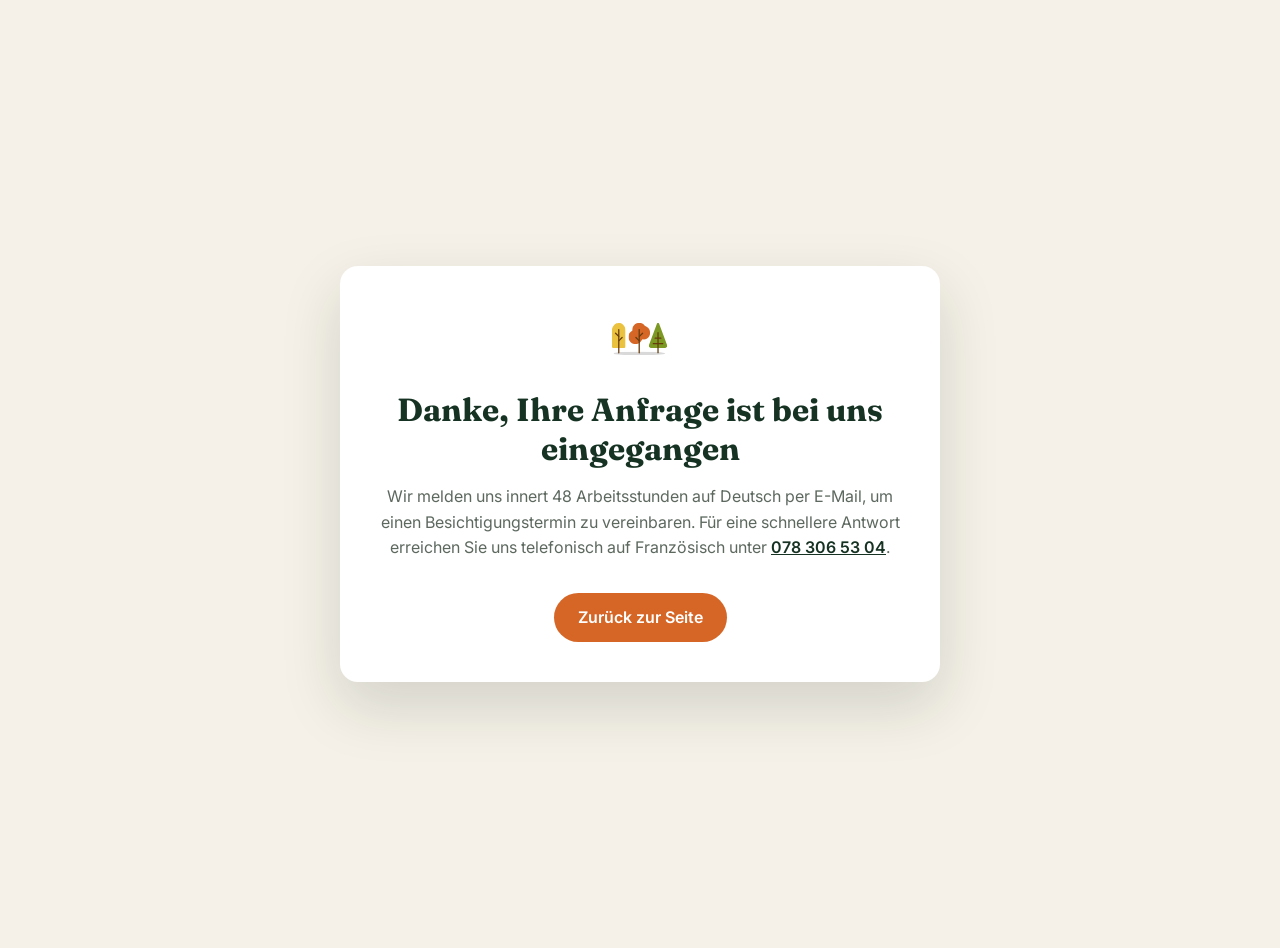
<file: de/danke.html>
<!DOCTYPE html>
<html lang="de-CH">
<head>
<meta charset="utf-8">
<meta name="viewport" content="width=device-width, initial-scale=1">
<title>Danke – Anfrage gesendet | Arboritaille</title>
<meta name="robots" content="noindex, nofollow">
<link rel="icon" href="../img/logo-entreprise-icon-sans-fond.svg" type="image/svg+xml">
<link href="https://fonts.googleapis.com/css2?family=Fraunces:opsz,wght@9..144,600&family=Inter:wght@400;600&display=swap" rel="stylesheet">
<!-- Google Tag Manager -->
<script>(function(w,d,s,l,i){w[l]=w[l]||[];w[l].push({'gtm.start':new Date().getTime(),event:'gtm.js'});var f=d.getElementsByTagName(s)[0],j=d.createElement(s),dl=l!='dataLayer'?'&l='+l:'';j.async=true;j.src='https://www.googletagmanager.com/gtm.js?id='+i+dl;f.parentNode.insertBefore(j,f);})(window,document,'script','dataLayer','GTM-WMF2BV3S');</script>
<!-- End Google Tag Manager -->
<style>
body{margin:0;font-family:"Inter",system-ui,sans-serif;background:#f5f1e8;color:#151a16;min-height:100vh;display:grid;place-items:center;padding:1.5rem}
.box{background:#fff;border-radius:18px;padding:2.5rem;max-width:520px;text-align:center;box-shadow:0 24px 60px rgba(15,32,23,.15)}
.box img{height:64px;margin:0 auto 1rem}
h1{font-family:"Fraunces",Georgia,serif;font-size:2rem;margin:0 0 .5rem;color:#163223}
p{color:#5d685f;line-height:1.6}
.btn{display:inline-block;margin-top:1rem;padding:.9rem 1.5rem;border-radius:999px;background:#d56626;color:#fff;font-weight:600;text-decoration:none}
a.tel{color:#163223;font-weight:600}
</style>
</head>
<body>
<!-- Google Tag Manager (noscript) -->
<noscript><iframe src="https://www.googletagmanager.com/ns.html?id=GTM-WMF2BV3S" height="0" width="0" style="display:none;visibility:hidden"></iframe></noscript>
<!-- End Google Tag Manager (noscript) -->
<div class="box">
  <img src="../img/logo-entreprise-icon-sans-fond.svg" alt="Arboritaille">
  <h1>Danke, Ihre Anfrage ist bei uns eingegangen</h1>
  <p>Wir melden uns innert 48 Arbeitsstunden auf Deutsch per E-Mail, um einen Besichtigungstermin zu vereinbaren. Für eine schnellere Antwort erreichen Sie uns telefonisch auf Französisch unter <a class="tel" href="tel:+41783065304">078 306 53 04</a>.</p>
  <a class="btn" href="index.html">Zurück zur Seite</a>
</div>
</body>
</html>
</file>
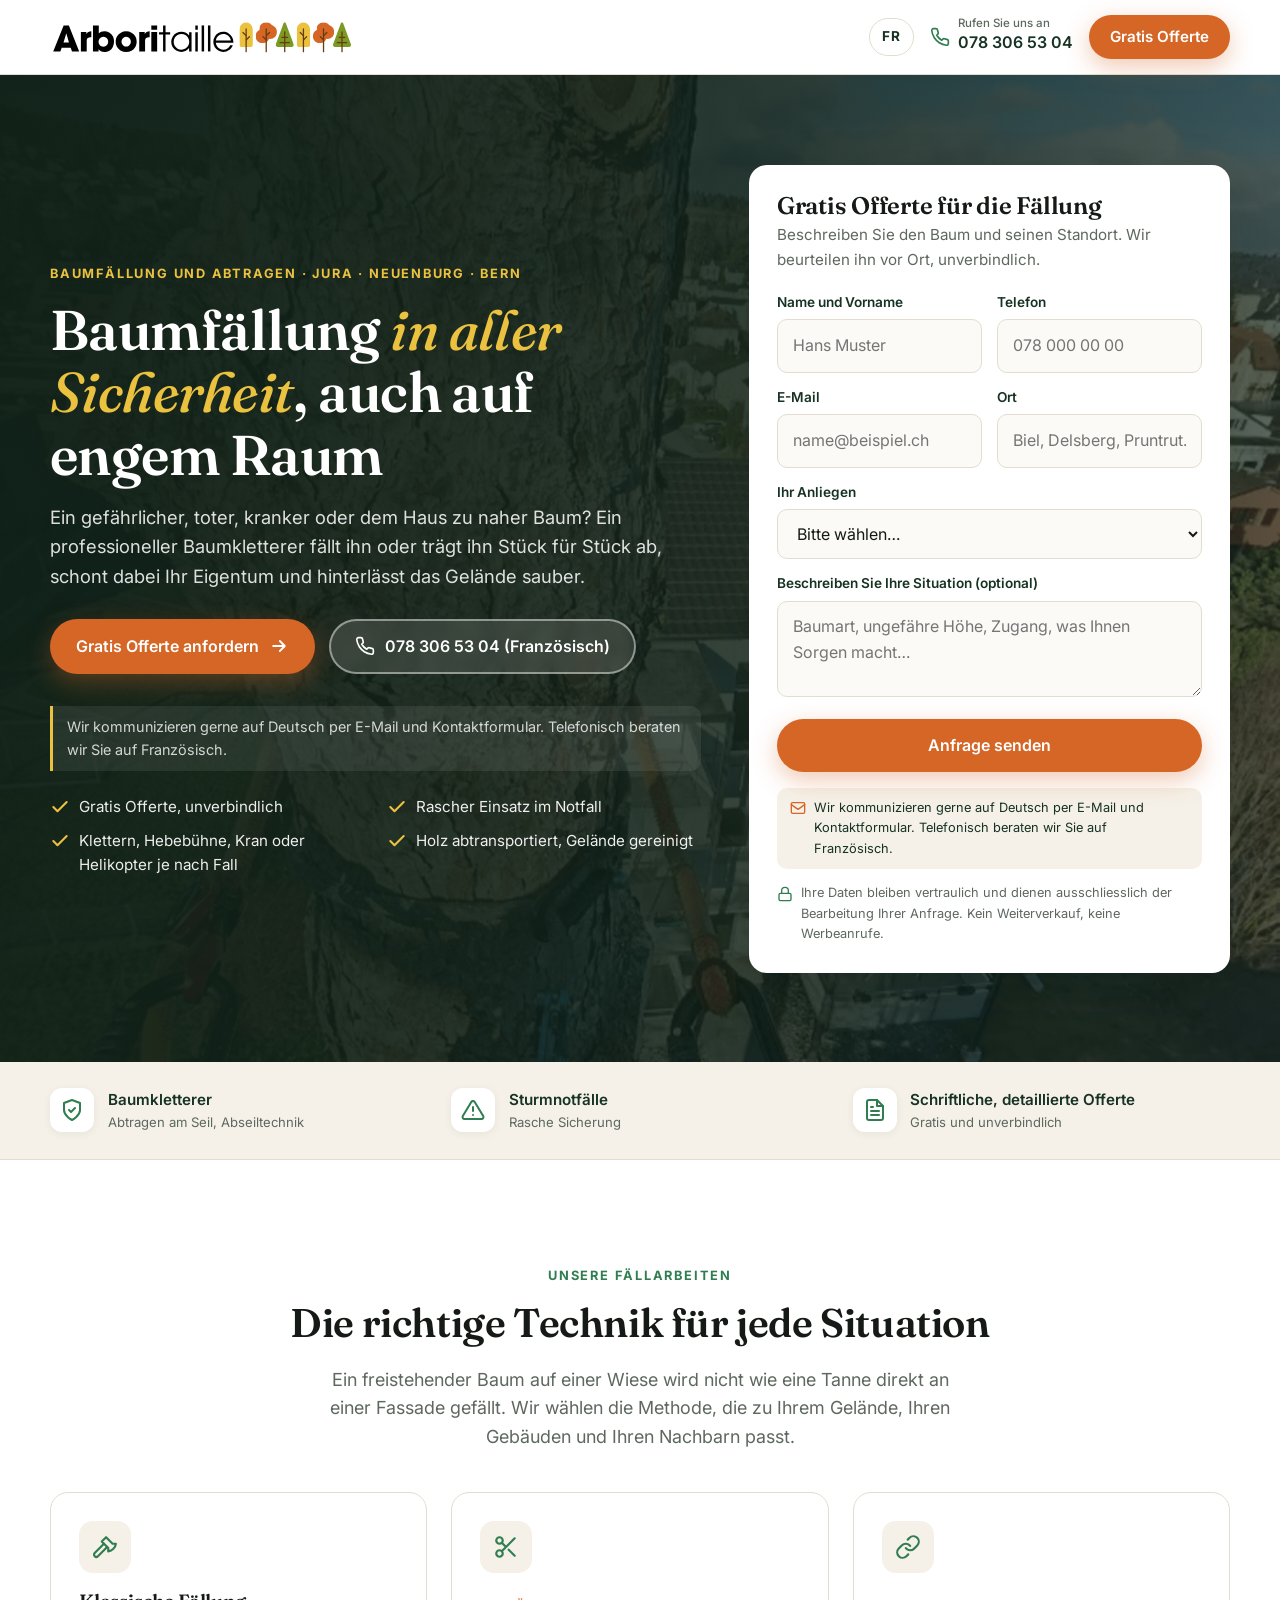
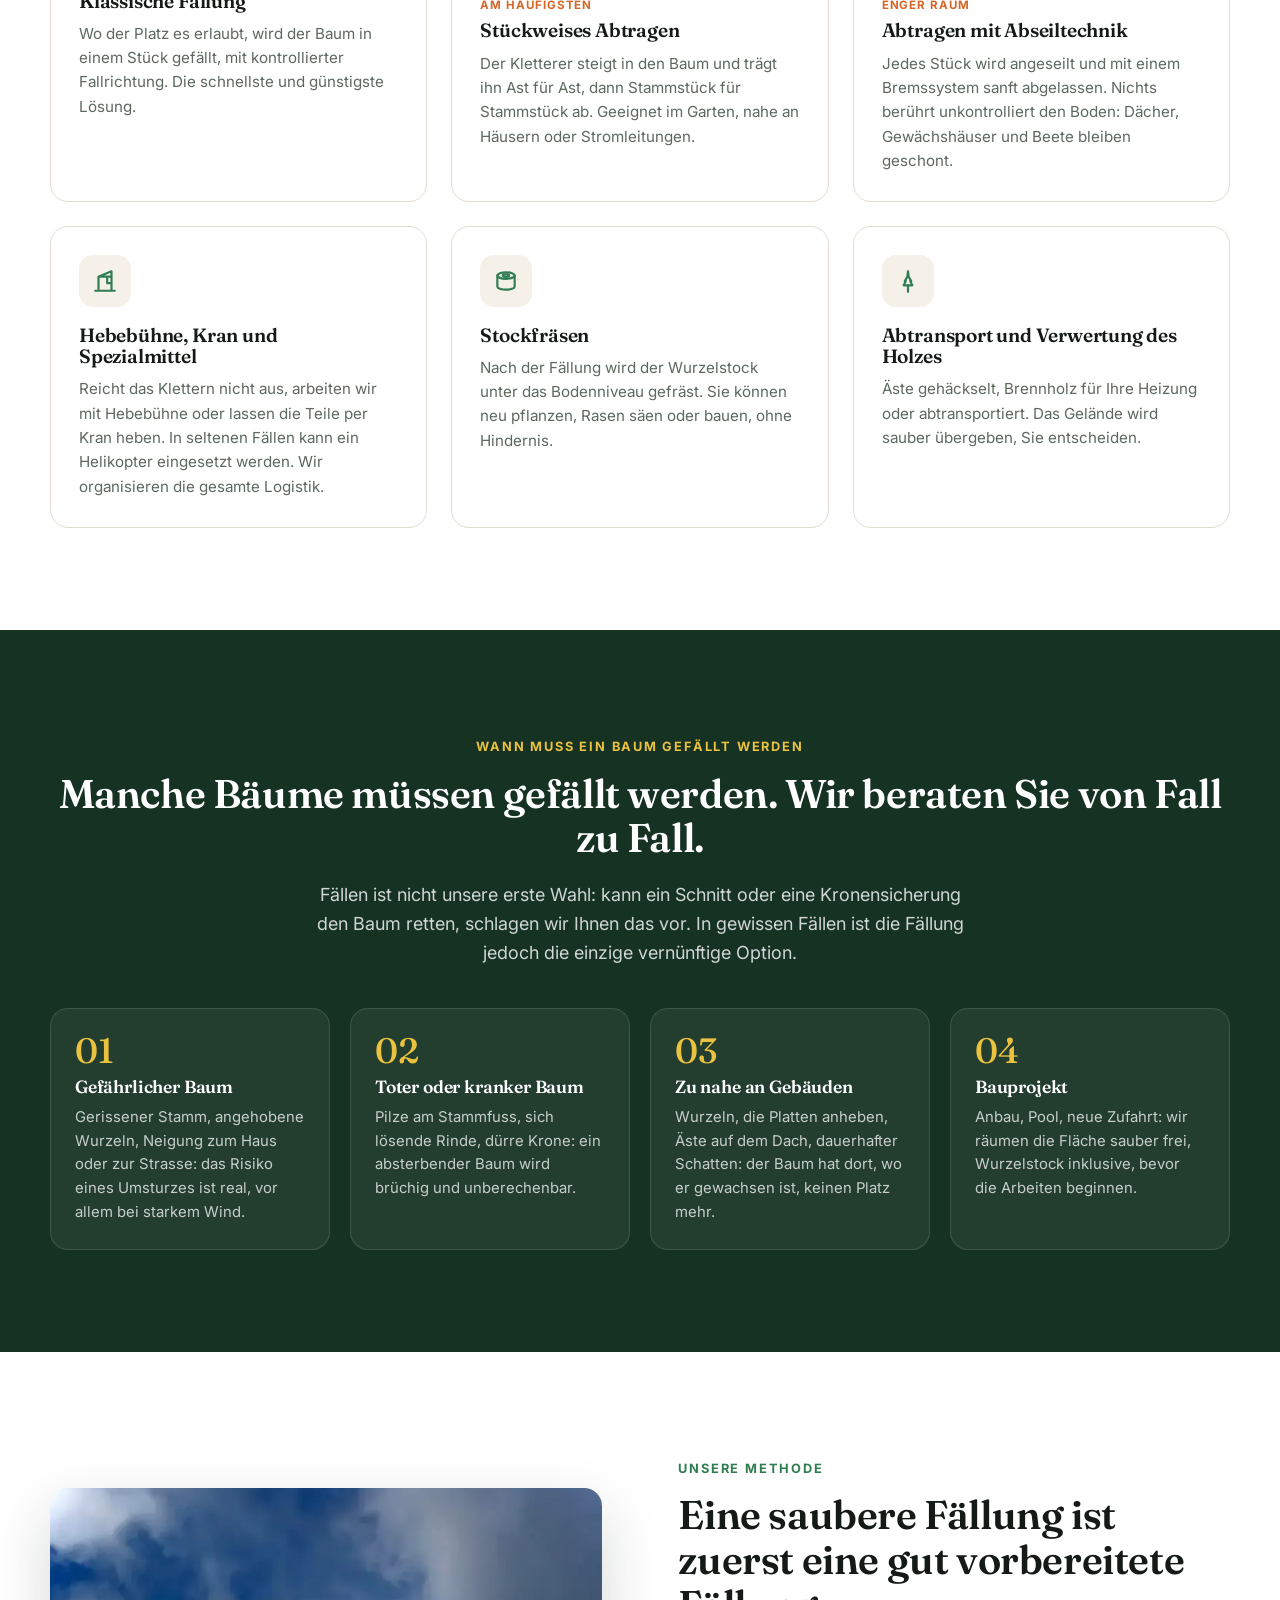
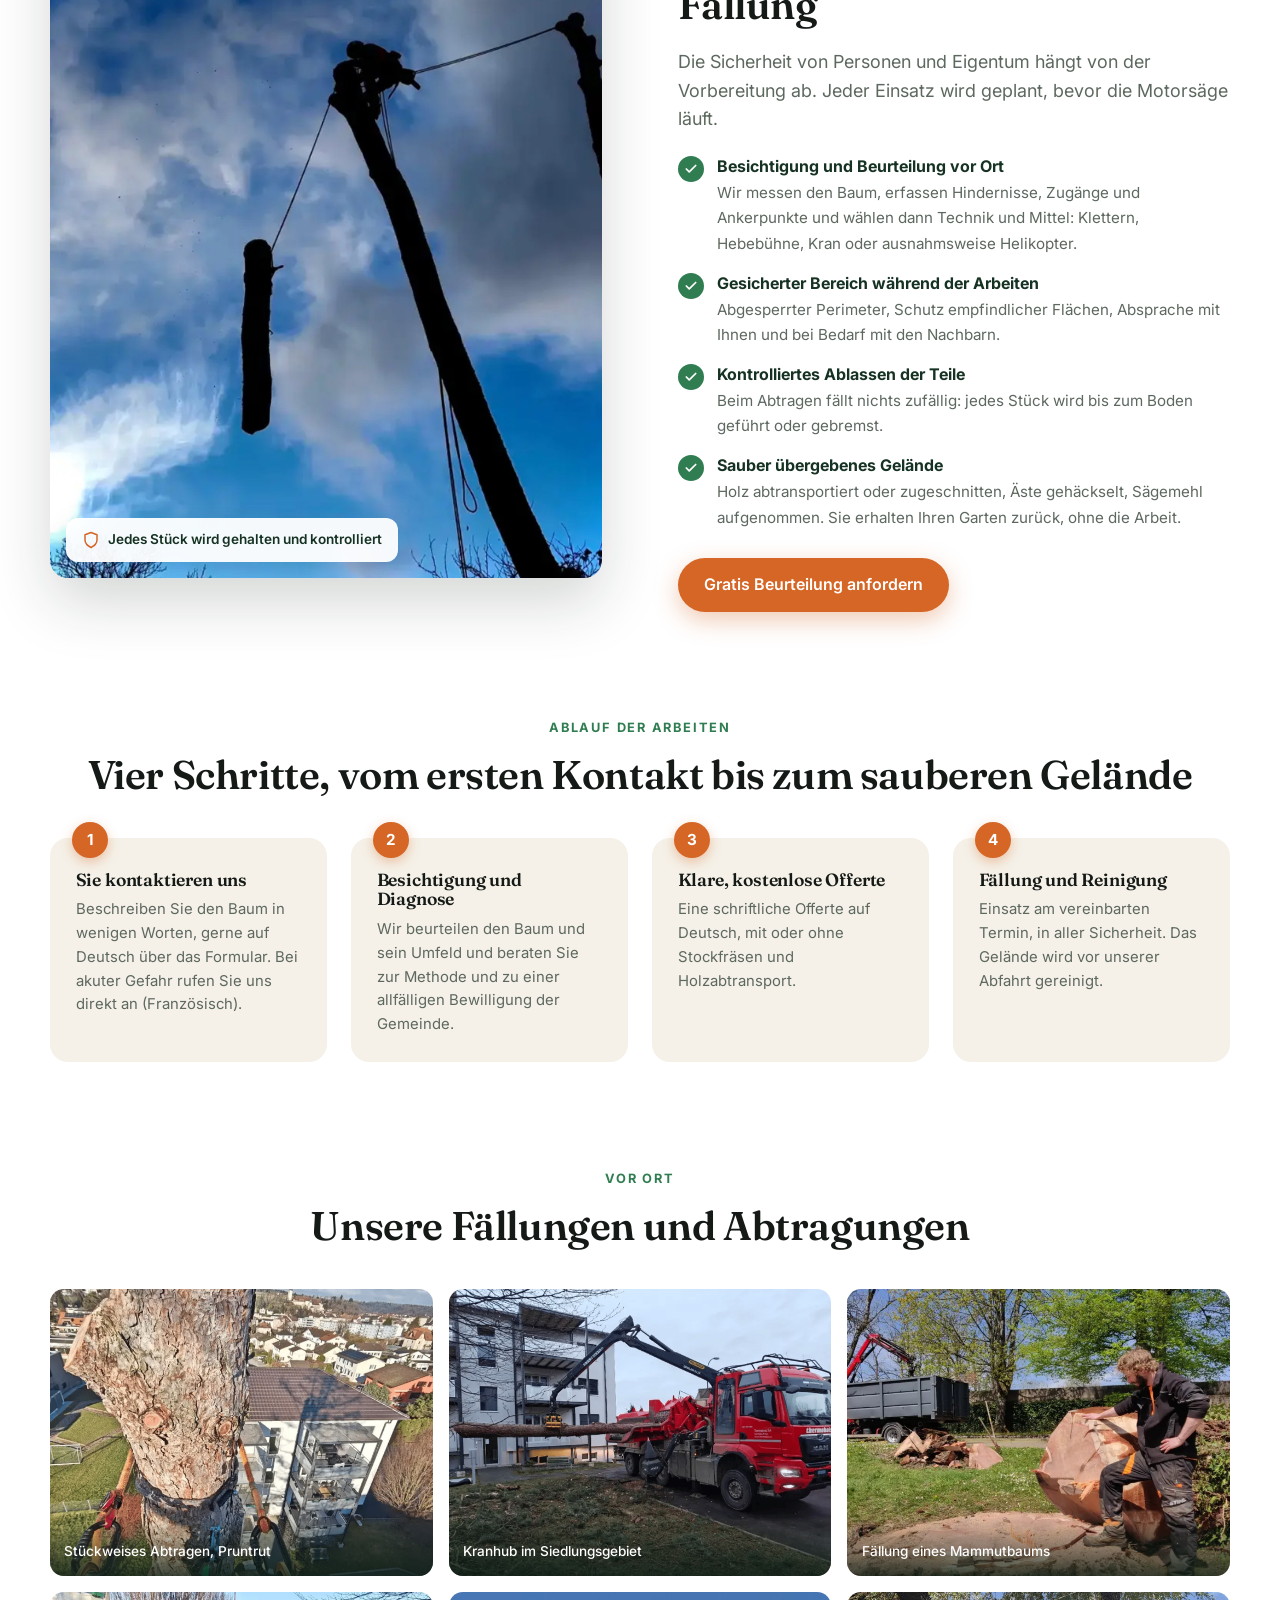
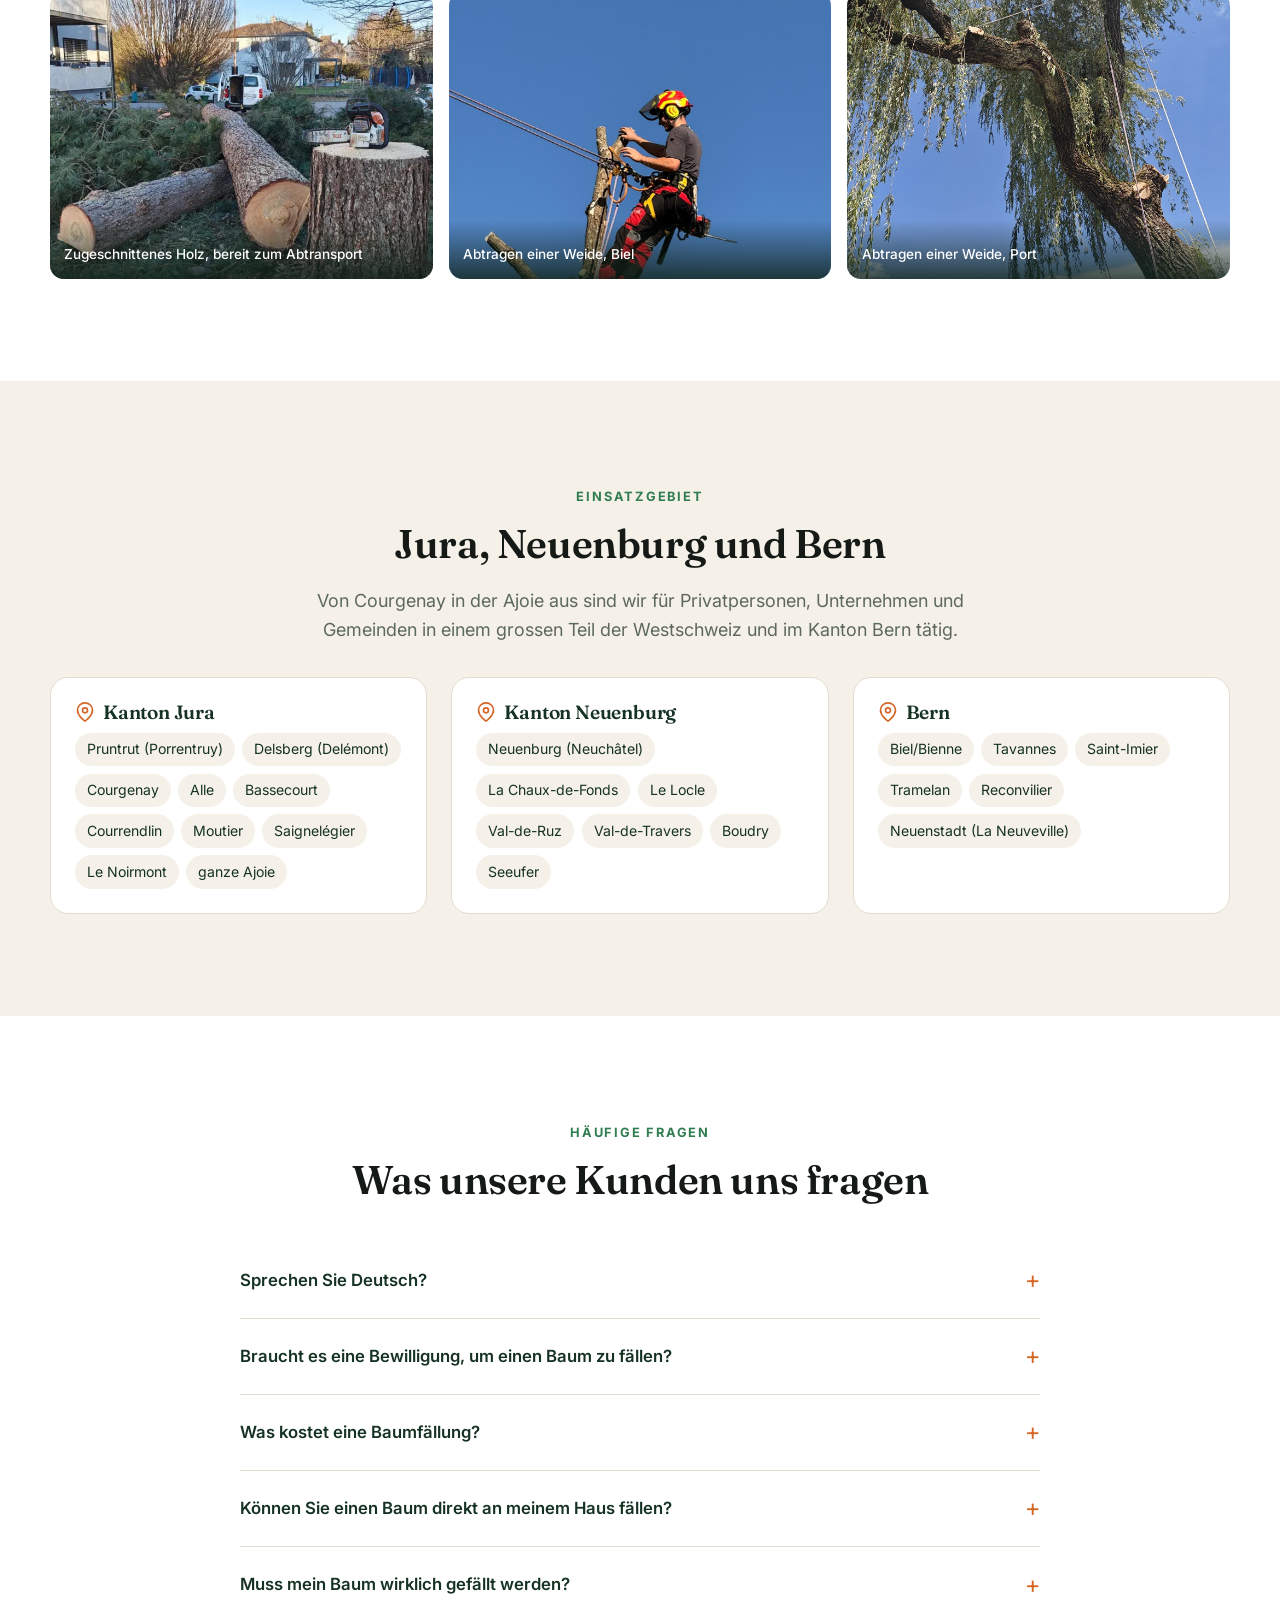
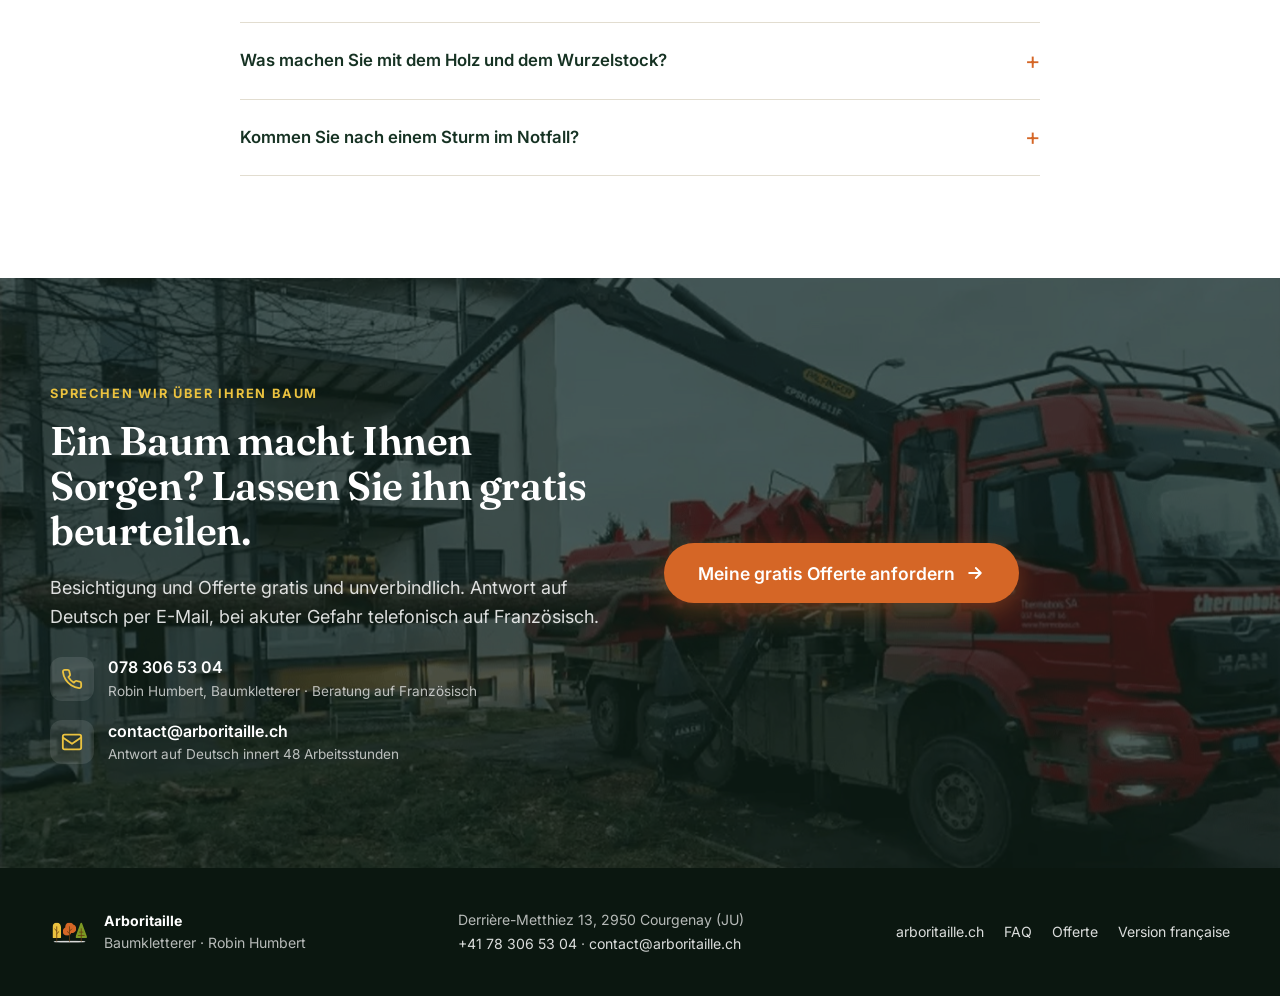
<file: de/faellung.html>
<!DOCTYPE html>
<html lang="de-CH">
<head>
<meta charset="utf-8">
<meta name="viewport" content="width=device-width, initial-scale=1">
<title>Baumfällung und Abtragen – Baumkletterer Jura, Neuenburg, Bern | Arboritaille</title>
<meta name="description" content="Baumfällung, Abtragen und Stockfräsen durch einen professionellen Baumkletterer. Sicherer Einsatz, auch nahe an Gebäuden. Gratis Offerte im Jura, in Neuenburg und Bern. Beratung auf Deutsch per E-Mail.">
<meta name="robots" content="noindex, follow">
<link rel="alternate" hreflang="fr-CH" href="https://page.arboritaille.ch/abattage.html">
<link rel="alternate" hreflang="de-CH" href="https://page.arboritaille.ch/de/faellung.html">
<link rel="icon" href="../img/logo-entreprise-icon-sans-fond.svg" type="image/svg+xml">
<link rel="preconnect" href="https://fonts.googleapis.com">
<link rel="preconnect" href="https://fonts.gstatic.com" crossorigin>
<link href="https://fonts.googleapis.com/css2?family=Fraunces:opsz,wght@9..144,500;9..144,600;9..144,700&family=Inter:wght@400;500;600;700&display=swap" rel="stylesheet">
<link rel="stylesheet" href="../style.css">
<!-- Google Tag Manager -->
<script>(function(w,d,s,l,i){w[l]=w[l]||[];w[l].push({'gtm.start':new Date().getTime(),event:'gtm.js'});var f=d.getElementsByTagName(s)[0],j=d.createElement(s),dl=l!='dataLayer'?'&l='+l:'';j.async=true;j.src='https://www.googletagmanager.com/gtm.js?id='+i+dl;f.parentNode.insertBefore(j,f);})(window,document,'script','dataLayer','GTM-WMF2BV3S');</script>
<!-- End Google Tag Manager -->
</head>
<body>
<!-- Google Tag Manager (noscript) -->
<noscript><iframe src="https://www.googletagmanager.com/ns.html?id=GTM-WMF2BV3S" height="0" width="0" style="display:none;visibility:hidden"></iframe></noscript>
<!-- End Google Tag Manager (noscript) -->
<header class="header">
  <div class="wrap">
    <a class="logo" href="#top" aria-label="Arboritaille">
      <img src="../img/logo-site-arboritaille-sans-ombre.svg" alt="Arboritaille" width="200" height="38">
    </a>
    <div class="header-cta">
      <a class="lang-switch" href="../abattage.html" title="Version française" hreflang="fr-CH">FR</a>
      <a class="header-phone" href="tel:+41783065304"><svg viewBox="0 0 24 24" fill="none" stroke="currentColor" stroke-width="2" stroke-linecap="round" stroke-linejoin="round"><path d="M22 16.92v3a2 2 0 0 1-2.18 2 19.8 19.8 0 0 1-8.63-3.07 19.5 19.5 0 0 1-6-6A19.8 19.8 0 0 1 2.12 4.18 2 2 0 0 1 4.11 2h3a2 2 0 0 1 2 1.72c.13.96.36 1.9.7 2.81a2 2 0 0 1-.45 2.11L8.09 9.91a16 16 0 0 0 6 6l1.27-1.27a2 2 0 0 1 2.11-.45c.91.34 1.85.57 2.81.7A2 2 0 0 1 22 16.92z"/></svg><span><small>Rufen Sie uns an</small>078 306 53 04</span></a>
      <a class="btn btn-primary" href="#devis">Gratis Offerte</a>
    </div>
  </div>
</header>

<main id="top">

<section class="hero">
  <img class="hero-bg" src="../img/demontage_arbre_porrentruy.jpg" alt="" fetchpriority="high" style="object-position:55% 35%">
  <div class="wrap">
    <div>
      <span class="eyebrow" style="color:var(--yellow)">Baumfällung und Abtragen · Jura · Neuenburg · Bern</span>
      <h1>Baumfällung <em>in aller Sicherheit</em>, auch auf engem Raum</h1>
      <p class="lead">Ein gefährlicher, toter, kranker oder dem Haus zu naher Baum? Ein professioneller Baumkletterer fällt ihn oder trägt ihn Stück für Stück ab, schont dabei Ihr Eigentum und hinterlässt das Gelände sauber.</p>
      <div class="hero-actions">
        <a class="btn btn-primary" href="#devis">Gratis Offerte anfordern <svg viewBox="0 0 24 24" fill="none" stroke="currentColor" stroke-width="2.2" stroke-linecap="round" stroke-linejoin="round"><path d="M5 12h14M13 6l6 6-6 6"/></svg></a>
        <a class="btn btn-ghost" href="tel:+41783065304"><svg viewBox="0 0 24 24" fill="none" stroke="currentColor" stroke-width="2" stroke-linecap="round" stroke-linejoin="round"><path d="M22 16.92v3a2 2 0 0 1-2.18 2 19.8 19.8 0 0 1-8.63-3.07 19.5 19.5 0 0 1-6-6A19.8 19.8 0 0 1 2.12 4.18 2 2 0 0 1 4.11 2h3a2 2 0 0 1 2 1.72c.13.96.36 1.9.7 2.81a2 2 0 0 1-.45 2.11L8.09 9.91a16 16 0 0 0 6 6l1.27-1.27a2 2 0 0 1 2.11-.45c.91.34 1.85.57 2.81.7A2 2 0 0 1 22 16.92z"/></svg> 078 306 53 04 (Französisch)</a>
      </div>
      <p class="hero-note">Wir kommunizieren gerne auf Deutsch per E-Mail und Kontaktformular. Telefonisch beraten wir Sie auf Französisch.</p>
      <ul class="hero-points"><li><svg viewBox="0 0 24 24" fill="none" stroke="currentColor" stroke-width="2.5" stroke-linecap="round" stroke-linejoin="round"><path d="M20 6 9 17l-5-5"/></svg>Gratis Offerte, unverbindlich</li><li><svg viewBox="0 0 24 24" fill="none" stroke="currentColor" stroke-width="2.5" stroke-linecap="round" stroke-linejoin="round"><path d="M20 6 9 17l-5-5"/></svg>Rascher Einsatz im Notfall</li><li><svg viewBox="0 0 24 24" fill="none" stroke="currentColor" stroke-width="2.5" stroke-linecap="round" stroke-linejoin="round"><path d="M20 6 9 17l-5-5"/></svg>Klettern, Hebebühne, Kran oder Helikopter je nach Fall</li><li><svg viewBox="0 0 24 24" fill="none" stroke="currentColor" stroke-width="2.5" stroke-linecap="round" stroke-linejoin="round"><path d="M20 6 9 17l-5-5"/></svg>Holz abtransportiert, Gelände gereinigt</li></ul>
    </div>
    <div class="form-card" id="devis">
      <h2>Gratis Offerte für die Fällung</h2>
      <p class="sub">Beschreiben Sie den Baum und seinen Standort. Wir beurteilen ihn vor Ort, unverbindlich.</p>
      <form action="../contact.php" method="POST" id="devisForm">
        <input type="hidden" name="Sujet" value="Neue Offertanfrage (DE) – Baumfällung / Abtragen">
        <input type="hidden" name="lp" value="abattage">
        <input type="hidden" name="lang" value="de">
        <input type="hidden" name="Source" value="Landing page Google Ads (DE) – abattage">
        <input type="hidden" name="Langue du client" value="Deutsch">
        <input type="text" name="_honey" class="honeypot" tabindex="-1" autocomplete="off">
        <div class="field-row">
          <div class="field"><label for="nom">Name und Vorname</label><input id="nom" name="Nom" type="text" required autocomplete="name" placeholder="Hans Muster"></div>
          <div class="field"><label for="tel">Telefon</label><input id="tel" name="Téléphone" type="tel" required autocomplete="tel" placeholder="078 000 00 00"></div>
        </div>
        <div class="field-row">
          <div class="field"><label for="email">E-Mail</label><input id="email" name="Email" type="email" required autocomplete="email" placeholder="name@beispiel.ch"></div>
          <div class="field"><label for="localite">Ort</label><input id="localite" name="Localité" type="text" required autocomplete="address-level2" placeholder="Biel, Delsberg, Pruntrut…"></div>
        </div>
        <div class="field"><label for="besoin">Ihr Anliegen</label>
          <select id="besoin" name="Besoin" required><option value="" disabled selected>Bitte wählen…</option><option>Fällung eines Baums</option><option>Abtragen eines Baums auf engem Raum</option><option>Gefährlicher Baum / Notfall nach Sturm</option><option>Toter oder kranker Baum</option><option>Stockfräsen</option><option>Mehrere Bäume zu fällen</option><option>Anderes</option></select>
        </div>
        <div class="field"><label for="msg">Beschreiben Sie Ihre Situation (optional)</label><textarea id="msg" name="Message" placeholder="Baumart, ungefähre Höhe, Zugang, was Ihnen Sorgen macht…"></textarea></div>
        <button class="btn btn-primary btn-block" type="submit">Anfrage senden</button>
        <p class="form-note form-note-lang"><svg viewBox="0 0 24 24" fill="none" stroke="currentColor" stroke-width="2" stroke-linecap="round" stroke-linejoin="round"><rect x="2" y="4" width="20" height="16" rx="2"/><path d="m22 7-10 7L2 7"/></svg> Wir kommunizieren gerne auf Deutsch per E-Mail und Kontaktformular. Telefonisch beraten wir Sie auf Französisch.</p>
        <p class="form-note"><svg viewBox="0 0 24 24" fill="none" stroke="currentColor" stroke-width="2" stroke-linecap="round" stroke-linejoin="round"><rect x="3" y="11" width="18" height="11" rx="2"/><path d="M7 11V7a5 5 0 0 1 10 0v4"/></svg> Ihre Daten bleiben vertraulich und dienen ausschliesslich der Bearbeitung Ihrer Anfrage. Kein Weiterverkauf, keine Werbeanrufe.</p>
      </form>
    </div>
  </div>
</section>
<section class="trust"><div class="wrap"><div class="trust-item"><div class="ic"><svg viewBox="0 0 24 24" fill="none" stroke="currentColor" stroke-width="2" stroke-linecap="round" stroke-linejoin="round"><path d="M12 22s8-4 8-10V5l-8-3-8 3v7c0 6 8 10 8 10z"/><path d="m9 12 2 2 4-4"/></svg></div><div>Baumkletterer<small>Abtragen am Seil, Abseiltechnik</small></div></div><div class="trust-item"><div class="ic"><svg viewBox="0 0 24 24" fill="none" stroke="currentColor" stroke-width="2" stroke-linecap="round" stroke-linejoin="round"><path d="M10.3 3.9 1.8 18a2 2 0 0 0 1.7 3h17a2 2 0 0 0 1.7-3L13.7 3.9a2 2 0 0 0-3.4 0z"/><path d="M12 9v4M12 17h.01"/></svg></div><div>Sturmnotfälle<small>Rasche Sicherung</small></div></div><div class="trust-item"><div class="ic"><svg viewBox="0 0 24 24" fill="none" stroke="currentColor" stroke-width="2" stroke-linecap="round" stroke-linejoin="round"><path d="M14 2H6a2 2 0 0 0-2 2v16a2 2 0 0 0 2 2h12a2 2 0 0 0 2-2V8z"/><path d="M14 2v6h6M16 13H8M16 17H8M10 9H8"/></svg></div><div>Schriftliche, detaillierte Offerte<small>Gratis und unverbindlich</small></div></div></div></section>
<section class="section" id="prestations"><div class="wrap">
  <div class="center"><span class="eyebrow">Unsere Fällarbeiten</span><h2>Die richtige Technik für jede Situation</h2><p class="lead">Ein freistehender Baum auf einer Wiese wird nicht wie eine Tanne direkt an einer Fassade gefällt. Wir wählen die Methode, die zu Ihrem Gelände, Ihren Gebäuden und Ihren Nachbarn passt.</p></div>
  <div class="services-grid"><div class="card"><div class="ic"><svg viewBox="0 0 24 24" fill="none" stroke="currentColor" stroke-width="2" stroke-linecap="round" stroke-linejoin="round"><path d="m14 12-8.5 8.5a2.12 2.12 0 1 1-3-3L11 9"/><path d="M15 13 9 7l4-4 6 6h3a8 8 0 0 1-7 7z"/></svg></div><h3>Klassische Fällung</h3><p>Wo der Platz es erlaubt, wird der Baum in einem Stück gefällt, mit kontrollierter Fallrichtung. Die schnellste und günstigste Lösung.</p></div><div class="card"><div class="ic"><svg viewBox="0 0 24 24" fill="none" stroke="currentColor" stroke-width="2" stroke-linecap="round" stroke-linejoin="round"><circle cx="6" cy="6" r="3"/><circle cx="6" cy="18" r="3"/><path d="M20 4 8.12 15.88M14.47 14.48 20 20M8.12 8.12 12 12"/></svg></div><span class="card-tag">Am häufigsten</span><h3>Stückweises Abtragen</h3><p>Der Kletterer steigt in den Baum und trägt ihn Ast für Ast, dann Stammstück für Stammstück ab. Geeignet im Garten, nahe an Häusern oder Stromleitungen.</p></div><div class="card"><div class="ic"><svg viewBox="0 0 24 24" fill="none" stroke="currentColor" stroke-width="2" stroke-linecap="round" stroke-linejoin="round"><path d="M10 13a5 5 0 0 0 7.54.54l3-3a5 5 0 0 0-7.07-7.07l-1.72 1.71"/><path d="M14 11a5 5 0 0 0-7.54-.54l-3 3a5 5 0 0 0 7.07 7.07l1.71-1.71"/></svg></div><span class="card-tag">Enger Raum</span><h3>Abtragen mit Abseiltechnik</h3><p>Jedes Stück wird angeseilt und mit einem Bremssystem sanft abgelassen. Nichts berührt unkontrolliert den Boden: Dächer, Gewächshäuser und Beete bleiben geschont.</p></div><div class="card"><div class="ic"><svg viewBox="0 0 24 24" fill="none" stroke="currentColor" stroke-width="2" stroke-linecap="round" stroke-linejoin="round"><path d="M3 21h18M6 21V8l12-5v18M6 8h12M14 8v6M14 14h3"/></svg></div><h3>Hebebühne, Kran und Spezialmittel</h3><p>Reicht das Klettern nicht aus, arbeiten wir mit Hebebühne oder lassen die Teile per Kran heben. In seltenen Fällen kann ein Helikopter eingesetzt werden. Wir organisieren die gesamte Logistik.</p></div><div class="card"><div class="ic"><svg viewBox="0 0 24 24" fill="none" stroke="currentColor" stroke-width="2" stroke-linecap="round" stroke-linejoin="round"><ellipse cx="12" cy="7" rx="8" ry="3"/><path d="M4 7v10c0 1.7 3.6 3 8 3s8-1.3 8-3V7"/><ellipse cx="12" cy="7" rx="3" ry="1.2"/></svg></div><h3>Stockfräsen</h3><p>Nach der Fällung wird der Wurzelstock unter das Bodenniveau gefräst. Sie können neu pflanzen, Rasen säen oder bauen, ohne Hindernis.</p></div><div class="card"><div class="ic"><svg viewBox="0 0 24 24" fill="none" stroke="currentColor" stroke-width="2" stroke-linecap="round" stroke-linejoin="round"><path d="M12 22v-6"/><path d="M8 16h8l-2-4h1l-3-5h.5L12 3l-.5 4H12l-3 5h1l-2 4z"/></svg></div><h3>Abtransport und Verwertung des Holzes</h3><p>Äste gehäckselt, Brennholz für Ihre Heizung oder abtransportiert. Das Gelände wird sauber übergeben, Sie entscheiden.</p></div></div>
</div></section>
<section class="section why"><div class="wrap">
  <div class="center"><span class="eyebrow">Wann muss ein Baum gefällt werden</span><h2>Manche Bäume müssen gefällt werden. Wir beraten Sie von Fall zu Fall.</h2><p class="lead">Fällen ist nicht unsere erste Wahl: kann ein Schnitt oder eine Kronensicherung den Baum retten, schlagen wir Ihnen das vor. In gewissen Fällen ist die Fällung jedoch die einzige vernünftige Option.</p></div>
  <div class="why-grid"><div class="why-item"><div class="num">01</div><h3>Gefährlicher Baum</h3><p>Gerissener Stamm, angehobene Wurzeln, Neigung zum Haus oder zur Strasse: das Risiko eines Umsturzes ist real, vor allem bei starkem Wind.</p></div><div class="why-item"><div class="num">02</div><h3>Toter oder kranker Baum</h3><p>Pilze am Stammfuss, sich lösende Rinde, dürre Krone: ein absterbender Baum wird brüchig und unberechenbar.</p></div><div class="why-item"><div class="num">03</div><h3>Zu nahe an Gebäuden</h3><p>Wurzeln, die Platten anheben, Äste auf dem Dach, dauerhafter Schatten: der Baum hat dort, wo er gewachsen ist, keinen Platz mehr.</p></div><div class="why-item"><div class="num">04</div><h3>Bauprojekt</h3><p>Anbau, Pool, neue Zufahrt: wir räumen die Fläche sauber frei, Wurzelstock inklusive, bevor die Arbeiten beginnen.</p></div></div>
</div></section>
<section class="section"><div class="wrap split">
  <div class="split-img"><img src="../img/demontage_d-arbre_retention.jpg" alt="Abtragen eines Baums mit Abseiltechnik, Stammstück am Seil" loading="lazy"><div class="badge"><svg viewBox="0 0 24 24" fill="none" stroke="currentColor" stroke-width="2" stroke-linecap="round" stroke-linejoin="round"><path d="M12 22s8-4 8-10V5l-8-3-8 3v7c0 6 8 10 8 10z"/></svg> Jedes Stück wird gehalten und kontrolliert</div></div>
  <div><span class="eyebrow">Unsere Methode</span><h2>Eine saubere Fällung ist zuerst eine gut vorbereitete Fällung</h2><p class="lead">Die Sicherheit von Personen und Eigentum hängt von der Vorbereitung ab. Jeder Einsatz wird geplant, bevor die Motorsäge läuft.</p>
    <ul class="check-list"><li><span class="ck"><svg viewBox="0 0 24 24" fill="none" stroke="currentColor" stroke-width="3" stroke-linecap="round" stroke-linejoin="round"><path d="M20 6 9 17l-5-5"/></svg></span><div><strong>Besichtigung und Beurteilung vor Ort</strong><span>Wir messen den Baum, erfassen Hindernisse, Zugänge und Ankerpunkte und wählen dann Technik und Mittel: Klettern, Hebebühne, Kran oder ausnahmsweise Helikopter.</span></div></li><li><span class="ck"><svg viewBox="0 0 24 24" fill="none" stroke="currentColor" stroke-width="3" stroke-linecap="round" stroke-linejoin="round"><path d="M20 6 9 17l-5-5"/></svg></span><div><strong>Gesicherter Bereich während der Arbeiten</strong><span>Abgesperrter Perimeter, Schutz empfindlicher Flächen, Absprache mit Ihnen und bei Bedarf mit den Nachbarn.</span></div></li><li><span class="ck"><svg viewBox="0 0 24 24" fill="none" stroke="currentColor" stroke-width="3" stroke-linecap="round" stroke-linejoin="round"><path d="M20 6 9 17l-5-5"/></svg></span><div><strong>Kontrolliertes Ablassen der Teile</strong><span>Beim Abtragen fällt nichts zufällig: jedes Stück wird bis zum Boden geführt oder gebremst.</span></div></li><li><span class="ck"><svg viewBox="0 0 24 24" fill="none" stroke="currentColor" stroke-width="3" stroke-linecap="round" stroke-linejoin="round"><path d="M20 6 9 17l-5-5"/></svg></span><div><strong>Sauber übergebenes Gelände</strong><span>Holz abtransportiert oder zugeschnitten, Äste gehäckselt, Sägemehl aufgenommen. Sie erhalten Ihren Garten zurück, ohne die Arbeit.</span></div></li></ul>
    <a class="btn btn-primary" href="#devis">Gratis Beurteilung anfordern</a>
  </div>
</div></section>
<section class="section" style="padding-top:0"><div class="wrap">
  <div class="center"><span class="eyebrow">Ablauf der Arbeiten</span><h2>Vier Schritte, vom ersten Kontakt bis zum sauberen Gelände</h2></div>
  <div class="steps"><div class="step"><h3>Sie kontaktieren uns</h3><p>Beschreiben Sie den Baum in wenigen Worten, gerne auf Deutsch über das Formular. Bei akuter Gefahr rufen Sie uns direkt an (Französisch).</p></div><div class="step"><h3>Besichtigung und Diagnose</h3><p>Wir beurteilen den Baum und sein Umfeld und beraten Sie zur Methode und zu einer allfälligen Bewilligung der Gemeinde.</p></div><div class="step"><h3>Klare, kostenlose Offerte</h3><p>Eine schriftliche Offerte auf Deutsch, mit oder ohne Stockfräsen und Holzabtransport.</p></div><div class="step"><h3>Fällung und Reinigung</h3><p>Einsatz am vereinbarten Termin, in aller Sicherheit. Das Gelände wird vor unserer Abfahrt gereinigt.</p></div></div>
</div></section>
<section class="section" style="padding-top:0"><div class="wrap">
  <div class="center"><span class="eyebrow">Vor Ort</span><h2>Unsere Fällungen und Abtragungen</h2></div>
  <div class="gallery"><figure><img src="../img/demontage_arbre_porrentruy.jpg" alt="Abtragen eines grossen Baums in Pruntrut" loading="lazy"><figcaption>Stückweises Abtragen, Pruntrut</figcaption></figure><figure><img src="../img/abattage_arbre_porrentruy-6.jpg" alt="Kran und Lastwagen bei einer Fällung" loading="lazy"><figcaption>Kranhub im Siedlungsgebiet</figcaption></figure><figure><img src="../img/abattage_sequoia.jpg" alt="Wurzelstock eines gefällten Mammutbaums" loading="lazy"><figcaption>Fällung eines Mammutbaums</figcaption></figure><figure><img src="../img/abattage_arbre_porrentruy-3.jpg" alt="Zugeschnittener Stamm nach der Fällung" loading="lazy"><figcaption>Zugeschnittenes Holz, bereit zum Abtransport</figcaption></figure><figure><img src="../img/demontage_saule_bienne.jpg" alt="Baumkletterer beim Abtragen einer Weide in Biel" loading="lazy"><figcaption>Abtragen einer Weide, Biel</figcaption></figure><figure><img src="../img/demontage_saule_port.jpg" alt="Abtragen einer Weide mit Abseiltechnik in Port" loading="lazy"><figcaption>Abtragen einer Weide, Port</figcaption></figure></div>
</div></section>
<section class="section zone" id="zone"><div class="wrap">
  <div class="center"><span class="eyebrow">Einsatzgebiet</span><h2>Jura, Neuenburg und Bern</h2><p class="lead">Von Courgenay in der Ajoie aus sind wir für Privatpersonen, Unternehmen und Gemeinden in einem grossen Teil der Westschweiz und im Kanton Bern tätig.</p></div>
  <div class="zone-grid"><div class="zone-col"><h3><svg viewBox="0 0 24 24" fill="none" stroke="currentColor" stroke-width="2" stroke-linecap="round" stroke-linejoin="round"><path d="M21 10c0 7-9 13-9 13s-9-6-9-13a9 9 0 0 1 18 0z"/><circle cx="12" cy="10" r="3"/></svg>Kanton Jura</h3><ul><li>Pruntrut (Porrentruy)</li><li>Delsberg (Delémont)</li><li>Courgenay</li><li>Alle</li><li>Bassecourt</li><li>Courrendlin</li><li>Moutier</li><li>Saignelégier</li><li>Le Noirmont</li><li>ganze Ajoie</li></ul></div><div class="zone-col"><h3><svg viewBox="0 0 24 24" fill="none" stroke="currentColor" stroke-width="2" stroke-linecap="round" stroke-linejoin="round"><path d="M21 10c0 7-9 13-9 13s-9-6-9-13a9 9 0 0 1 18 0z"/><circle cx="12" cy="10" r="3"/></svg>Kanton Neuenburg</h3><ul><li>Neuenburg (Neuchâtel)</li><li>La Chaux-de-Fonds</li><li>Le Locle</li><li>Val-de-Ruz</li><li>Val-de-Travers</li><li>Boudry</li><li>Seeufer</li></ul></div><div class="zone-col"><h3><svg viewBox="0 0 24 24" fill="none" stroke="currentColor" stroke-width="2" stroke-linecap="round" stroke-linejoin="round"><path d="M21 10c0 7-9 13-9 13s-9-6-9-13a9 9 0 0 1 18 0z"/><circle cx="12" cy="10" r="3"/></svg>Bern</h3><ul><li>Biel/Bienne</li><li>Tavannes</li><li>Saint-Imier</li><li>Tramelan</li><li>Reconvilier</li><li>Neuenstadt (La Neuveville)</li></ul></div></div>
</div></section>
<section class="section" id="faq"><div class="wrap">
  <div class="center"><span class="eyebrow">Häufige Fragen</span><h2>Was unsere Kunden uns fragen</h2></div>
  <div class="faq"><details><summary>Sprechen Sie Deutsch?</summary><p>Ja, schriftlich. Wir beantworten Ihre Anfragen gerne auf Deutsch per E-Mail und Kontaktformular, und die Offerte erhalten Sie ebenfalls auf Deutsch. Telefonisch beraten wir Sie auf Französisch. Am einfachsten beschreiben Sie uns Ihren Baum über das Formular, wir melden uns schriftlich zurück.</p></details><details><summary>Braucht es eine Bewilligung, um einen Baum zu fällen?</summary><p>In vielen Gemeinden im Jura, in Neuenburg und Bern kann die Fällung eines Baums bewilligungspflichtig sein, je nach Art, Grösse oder Standort (Schutzzone, Allee, markanter Baum). Wir erklären Ihnen das Vorgehen bei Ihrer Gemeinde und können die nötigen technischen Angaben liefern.</p></details><details><summary>Was kostet eine Baumfällung?</summary><p>Der Preis hängt von Höhe und Durchmesser des Baums, seiner Zugänglichkeit, der nötigen Technik (direkte Fällung, Abtragen, Abseilen, Kran) und dem Holzabtransport ab. Ein Abtragen auf engem Raum braucht mehr Zeit als eine Fällung im offenen Feld. Nach der Besichtigung erstellen wir eine genaue, kostenlose Offerte.</p></details><details><summary>Können Sie einen Baum direkt an meinem Haus fällen?</summary><p>Ja, genau das ist der Kern unseres Berufs. Durch Abtragen am Seil und Abseiltechnik wird jedes Stück kontrolliert abgelassen, ohne Dach, Fassade oder Umgebung zu berühren.</p></details><details><summary>Muss mein Baum wirklich gefällt werden?</summary><p>Nicht unbedingt. Bei der Besichtigung prüfen wir den Baum sorgfältig. Reicht ein Sicherheitsschnitt, eine Entlastung oder eine Kronensicherung, um ihn ohne Risiko zu erhalten, schlagen wir Ihnen das zuerst vor.</p></details><details><summary>Was machen Sie mit dem Holz und dem Wurzelstock?</summary><p>Je nach Offerte wird das Holz als Brennholz für Ihre Heizung zugeschnitten, gehäckselt oder abtransportiert. Der Wurzelstock kann belassen, bodeneben abgesägt oder gefräst werden, damit Sie neu pflanzen oder Rasen ansäen können.</p></details><details><summary>Kommen Sie nach einem Sturm im Notfall?</summary><p>Ja. Ein Baum auf dem Dach, ein gebrochener Ast, der abzustürzen droht, oder ein entwurzelter Baum: kontaktieren Sie uns, wir sichern die Lage so rasch wie möglich. Bei akuter Gefahr rufen Sie bitte direkt an (auf Französisch).</p></details></div>
</div></section>
<section class="section cta">
  <img class="cta-bg" src="../img/abattage_arbre_porrentruy-6.jpg" alt="" loading="lazy">
  <div class="wrap">
    <div>
      <span class="eyebrow" style="color:var(--yellow)">Sprechen wir über Ihren Baum</span>
      <h2>Ein Baum macht Ihnen Sorgen? Lassen Sie ihn gratis beurteilen.</h2>
      <p class="lead">Besichtigung und Offerte gratis und unverbindlich. Antwort auf Deutsch per E-Mail, bei akuter Gefahr telefonisch auf Französisch.</p>
      <div class="cta-contact">
        <a href="tel:+41783065304"><span class="ic"><svg viewBox="0 0 24 24" fill="none" stroke="currentColor" stroke-width="2" stroke-linecap="round" stroke-linejoin="round"><path d="M22 16.92v3a2 2 0 0 1-2.18 2 19.8 19.8 0 0 1-8.63-3.07 19.5 19.5 0 0 1-6-6A19.8 19.8 0 0 1 2.12 4.18 2 2 0 0 1 4.11 2h3a2 2 0 0 1 2 1.72c.13.96.36 1.9.7 2.81a2 2 0 0 1-.45 2.11L8.09 9.91a16 16 0 0 0 6 6l1.27-1.27a2 2 0 0 1 2.11-.45c.91.34 1.85.57 2.81.7A2 2 0 0 1 22 16.92z"/></svg></span><span>078 306 53 04<small>Robin Humbert, Baumkletterer · Beratung auf Französisch</small></span></a>
        <a href="mailto:contact@arboritaille.ch"><span class="ic"><svg viewBox="0 0 24 24" fill="none" stroke="currentColor" stroke-width="2" stroke-linecap="round" stroke-linejoin="round"><rect x="2" y="4" width="20" height="16" rx="2"/><path d="m22 7-10 7L2 7"/></svg></span><span>contact@arboritaille.ch<small>Antwort auf Deutsch innert 48 Arbeitsstunden</small></span></a>
      </div>
    </div>
    <div><a class="btn btn-primary" href="#devis" style="font-size:1.1rem;padding:1.1rem 2rem">Meine gratis Offerte anfordern <svg viewBox="0 0 24 24" fill="none" stroke="currentColor" stroke-width="2.2" stroke-linecap="round" stroke-linejoin="round"><path d="M5 12h14M13 6l6 6-6 6"/></svg></a></div>
  </div>
</section>

</main>
<footer class="footer">
  <div class="wrap">
    <div class="footer-brand">
      <img src="../img/logo-entreprise-icon-sans-fond.svg" alt="" width="40" height="40">
      <div><strong>Arboritaille</strong>Baumkletterer · Robin Humbert</div>
    </div>
    <address>
      Derrière-Metthiez 13, 2950 Courgenay (JU)<br>
      <a href="tel:+41783065304">+41 78 306 53 04</a> · <a href="mailto:contact@arboritaille.ch">contact@arboritaille.ch</a>
    </address>
    <div class="footer-links">
      <a href="https://arboritaille.ch" rel="noopener">arboritaille.ch</a>
      <a href="#faq">FAQ</a>
      <a href="#devis">Offerte</a>
      <a href="../abattage.html">Version française</a>
    </div>
  </div>
</footer>


<div class="callbar">
  <a class="btn btn-outline" href="tel:+41783065304"><svg viewBox="0 0 24 24" fill="none" stroke="currentColor" stroke-width="2" stroke-linecap="round" stroke-linejoin="round"><path d="M22 16.92v3a2 2 0 0 1-2.18 2 19.8 19.8 0 0 1-8.63-3.07 19.5 19.5 0 0 1-6-6A19.8 19.8 0 0 1 2.12 4.18 2 2 0 0 1 4.11 2h3a2 2 0 0 1 2 1.72c.13.96.36 1.9.7 2.81a2 2 0 0 1-.45 2.11L8.09 9.91a16 16 0 0 0 6 6l1.27-1.27a2 2 0 0 1 2.11-.45c.91.34 1.85.57 2.81.7A2 2 0 0 1 22 16.92z"/></svg> Anrufen</a>
  <a class="btn btn-primary" href="#devis">Gratis Offerte</a>
</div>

</body>
</html>
</file>
<file: style.css>
:root{
  --green-950:#0f2017;
  --green-900:#163223;
  --green-700:#1f5136;
  --green-500:#2f7d50;
  --leaf:#7c9923;
  --orange:#d56626;
  --orange-dark:#b5521b;
  --yellow:#ebc23f;
  --sand:#f5f1e8;
  --sand-dark:#ebe5d6;
  --white:#ffffff;
  --ink:#151a16;
  --muted:#5d685f;
  --line:#e2ddd0;
  --radius:18px;
  --shadow:0 10px 30px rgba(15,32,23,.10);
  --shadow-lg:0 24px 60px rgba(15,32,23,.18);
  --font-head:"Fraunces",Georgia,"Times New Roman",serif;
  --font-body:"Inter",system-ui,-apple-system,"Segoe UI",Roboto,sans-serif;
}
*{box-sizing:border-box}
html{scroll-behavior:smooth;-webkit-text-size-adjust:100%}
body{margin:0;font-family:var(--font-body);color:var(--ink);background:var(--white);line-height:1.6;font-size:16px}
img{max-width:100%;display:block}
a{color:inherit}
h1,h2,h3{font-family:var(--font-head);line-height:1.12;margin:0 0 .5em;font-weight:600;letter-spacing:-.01em}
h1{font-size:clamp(2.1rem,4.6vw,3.5rem)}
h2{font-size:clamp(1.7rem,3.2vw,2.5rem)}
h3{font-size:1.2rem;font-weight:600}
p{margin:0 0 1em}
.wrap{width:min(1180px,100% - 2.5rem);margin-inline:auto}
.section{padding-block:clamp(3.5rem,8vw,6.5rem)}
.eyebrow{display:inline-block;font-size:.8rem;font-weight:700;letter-spacing:.14em;text-transform:uppercase;color:var(--green-500);margin-bottom:.9rem}
.lead{font-size:1.125rem;color:var(--muted);max-width:60ch}
.center{text-align:center}
.center .lead{margin-inline:auto}

/* Buttons */
.btn{display:inline-flex;align-items:center;justify-content:center;gap:.6rem;padding:.95rem 1.5rem;border-radius:999px;font-weight:600;font-size:1rem;text-decoration:none;border:2px solid transparent;cursor:pointer;transition:transform .15s ease,box-shadow .15s ease,background .15s ease;line-height:1.2;font-family:var(--font-body)}
.btn svg{width:20px;height:20px;flex:none}
.btn-primary{background:var(--orange);color:#fff;box-shadow:0 8px 24px rgba(213,102,38,.35)}
.btn-primary:hover{background:var(--orange-dark);transform:translateY(-1px)}
.btn-ghost{background:rgba(255,255,255,.12);color:#fff;border-color:rgba(255,255,255,.45);backdrop-filter:blur(6px)}
.btn-ghost:hover{background:rgba(255,255,255,.2)}
.btn-outline{background:#fff;color:var(--green-900);border-color:var(--green-900)}
.btn-outline:hover{background:var(--green-900);color:#fff}
.btn-block{width:100%}

/* Header */
.header{position:sticky;top:0;z-index:50;background:rgba(255,255,255,.92);backdrop-filter:blur(10px);border-bottom:1px solid var(--line)}
.header .wrap{display:flex;align-items:center;justify-content:space-between;gap:1rem;height:74px}
.logo img{height:38px;width:auto}
.header-cta{display:flex;align-items:center;gap:1rem}
.header-phone{display:flex;align-items:center;gap:.5rem;text-decoration:none;font-weight:600;color:var(--green-900)}
.header-phone svg{width:20px;height:20px;color:var(--green-500)}
.header-phone small{display:block;font-size:.72rem;font-weight:500;color:var(--muted);line-height:1}
.header .btn{padding:.7rem 1.2rem;font-size:.95rem}
@media (max-width:720px){
  .header-phone span{display:none}
  .header .btn-primary{display:none}
}

/* Hero */
.hero{position:relative;color:#fff;background:var(--green-950);overflow:hidden}
.hero-bg{position:absolute;inset:0;width:100%;height:100%;object-fit:cover;object-position:62% 30%;opacity:.55}
.hero::after{content:"";position:absolute;inset:0;background:linear-gradient(100deg,rgba(15,32,23,.96) 0%,rgba(15,32,23,.82) 42%,rgba(15,32,23,.35) 100%)}
.hero .wrap{position:relative;z-index:1;display:grid;grid-template-columns:1.15fr .85fr;gap:3rem;align-items:center;padding-block:clamp(3rem,7vw,6rem)}
.hero h1{color:#fff;margin-bottom:1rem}
.hero h1 em{font-style:italic;color:var(--yellow);font-weight:500}
.hero .lead{color:rgba(255,255,255,.86);font-size:1.15rem;margin-bottom:1.75rem}
.hero-actions{display:flex;flex-wrap:wrap;gap:.9rem;margin-bottom:2rem}
.hero-points{display:grid;grid-template-columns:repeat(2,1fr);gap:.6rem 1.5rem;padding:0;margin:0;list-style:none;font-size:.95rem}
.hero-points li{display:flex;align-items:flex-start;gap:.55rem;color:rgba(255,255,255,.92)}
.hero-points svg{width:20px;height:20px;flex:none;color:var(--yellow);margin-top:.15rem}

/* Form card */
.form-card{background:#fff;color:var(--ink);border-radius:var(--radius);padding:1.75rem;box-shadow:var(--shadow-lg)}
.form-card h2{font-size:1.5rem;margin-bottom:.25rem}
.form-card .sub{color:var(--muted);font-size:.95rem;margin-bottom:1.25rem}
.field{margin-bottom:.9rem}
.field label{display:block;font-size:.85rem;font-weight:600;margin-bottom:.35rem;color:var(--green-900)}
.field input,.field select,.field textarea{width:100%;padding:.8rem .95rem;border:1.5px solid var(--line);border-radius:10px;font:inherit;font-size:1rem;background:#fbfaf7;color:var(--ink);transition:border-color .15s,box-shadow .15s}
.field input:focus,.field select:focus,.field textarea:focus{outline:none;border-color:var(--green-500);box-shadow:0 0 0 4px rgba(47,125,80,.15);background:#fff}
.field textarea{min-height:96px;resize:vertical}
.field-row{display:grid;grid-template-columns:1fr 1fr;gap:.9rem}
.form-note{font-size:.8rem;color:var(--muted);margin:.9rem 0 0;display:flex;gap:.5rem;align-items:flex-start}
.form-note svg{width:16px;height:16px;flex:none;margin-top:.15rem;color:var(--green-500)}
.honeypot{position:absolute;left:-9999px;opacity:0;height:0;width:0}

/* Trust bar */
.trust{background:var(--sand);border-bottom:1px solid var(--line)}
.trust .wrap{display:grid;grid-template-columns:repeat(3,1fr);gap:1.5rem;padding-block:1.6rem}
.trust-item{display:flex;align-items:center;gap:.85rem;font-weight:600;font-size:.95rem;color:var(--green-900)}
.trust-item .ic{flex:none;width:44px;height:44px;border-radius:12px;background:#fff;display:grid;place-items:center;color:var(--green-500);box-shadow:0 2px 8px rgba(15,32,23,.06)}
.trust-item .ic svg{width:24px;height:24px}
.trust-item small{display:block;font-weight:400;color:var(--muted);font-size:.82rem}

/* Services */
.services-grid{display:grid;grid-template-columns:repeat(3,1fr);gap:1.5rem;margin-top:2.5rem}
.card{background:#fff;border:1px solid var(--line);border-radius:var(--radius);padding:1.75rem;transition:transform .2s,box-shadow .2s}
.card:hover{transform:translateY(-3px);box-shadow:var(--shadow)}
.card .ic{width:52px;height:52px;border-radius:14px;background:var(--sand);display:grid;place-items:center;color:var(--green-500);margin-bottom:1.1rem}
.card .ic svg{width:26px;height:26px}
.card p{color:var(--muted);font-size:.95rem;margin:0}
.card-tag{display:inline-block;font-size:.72rem;font-weight:700;letter-spacing:.08em;text-transform:uppercase;color:var(--orange);margin-bottom:.4rem}

/* Split sections */
.split{display:grid;grid-template-columns:1fr 1fr;gap:clamp(2rem,6vw,5rem);align-items:center}
.split-img{border-radius:var(--radius);overflow:hidden;box-shadow:var(--shadow-lg);aspect-ratio:4/5;position:relative}
.split-img img{width:100%;height:100%;object-fit:cover}
.split-img .badge{position:absolute;left:1rem;bottom:1rem;background:rgba(255,255,255,.95);padding:.7rem 1rem;border-radius:12px;font-size:.85rem;font-weight:600;color:var(--green-900);box-shadow:var(--shadow);display:flex;align-items:center;gap:.5rem}
.split-img .badge svg{width:18px;height:18px;color:var(--orange)}
.check-list{list-style:none;padding:0;margin:1.25rem 0 1.75rem;display:grid;gap:.9rem}
.check-list li{display:flex;gap:.8rem;align-items:flex-start}
.check-list .ck{flex:none;width:26px;height:26px;border-radius:50%;background:var(--green-500);color:#fff;display:grid;place-items:center;margin-top:.1rem}
.check-list .ck svg{width:14px;height:14px}
.check-list strong{display:block;color:var(--green-900)}
.check-list span{color:var(--muted);font-size:.95rem}

/* Why prune */
.why{background:var(--green-900);color:#fff}
.why .eyebrow{color:var(--yellow)}
.why h2{color:#fff}
.why .lead{color:rgba(255,255,255,.8)}
.why-grid{display:grid;grid-template-columns:repeat(4,1fr);gap:1.25rem;margin-top:2.5rem}
.why-item{background:rgba(255,255,255,.06);border:1px solid rgba(255,255,255,.12);border-radius:var(--radius);padding:1.5rem}
.why-item .num{font-family:var(--font-head);font-size:2.2rem;color:var(--yellow);line-height:1;margin-bottom:.6rem;font-weight:500}
.why-item h3{color:#fff;font-size:1.1rem}
.why-item p{color:rgba(255,255,255,.75);font-size:.93rem;margin:0}

/* Process */
.steps{display:grid;grid-template-columns:repeat(4,1fr);gap:1.5rem;margin-top:2.5rem;counter-reset:step}
.step{position:relative;padding:1.6rem;border-radius:var(--radius);background:var(--sand)}
.step::before{counter-increment:step;content:counter(step);position:absolute;top:-16px;left:1.4rem;width:36px;height:36px;border-radius:50%;background:var(--orange);color:#fff;font-weight:700;display:grid;place-items:center;font-size:.95rem;box-shadow:0 4px 12px rgba(213,102,38,.35)}
.step h3{margin-top:.4rem;font-size:1.1rem}
.step p{color:var(--muted);font-size:.93rem;margin:0}

/* Gallery */
.gallery{display:grid;grid-template-columns:repeat(3,1fr);gap:1rem;margin-top:2.5rem}
.gallery figure{margin:0;border-radius:14px;overflow:hidden;aspect-ratio:4/3;position:relative;background:var(--sand-dark)}
.gallery img{width:100%;height:100%;object-fit:cover;transition:transform .5s ease}
.gallery figure:hover img{transform:scale(1.04)}
.gallery figcaption{position:absolute;left:0;right:0;bottom:0;padding:1.5rem .9rem .8rem;background:linear-gradient(to top,rgba(15,32,23,.8),transparent);color:#fff;font-size:.85rem;font-weight:500}

/* Zone */
.zone{background:var(--sand)}
.zone-grid{display:grid;grid-template-columns:repeat(3,1fr);gap:1.5rem;margin-top:2rem}
.zone-col{background:#fff;border-radius:var(--radius);padding:1.5rem;border:1px solid var(--line)}
.zone-col h3{display:flex;align-items:center;gap:.5rem;color:var(--green-900)}
.zone-col h3 svg{width:20px;height:20px;color:var(--orange)}
.zone-col ul{margin:0;padding:0;list-style:none;display:flex;flex-wrap:wrap;gap:.45rem}
.zone-col li{background:var(--sand);padding:.35rem .75rem;border-radius:999px;font-size:.88rem;color:var(--green-900)}

/* FAQ */
.faq{max-width:800px;margin:2.5rem auto 0}
.faq details{border-bottom:1px solid var(--line)}
.faq summary{cursor:pointer;list-style:none;display:flex;justify-content:space-between;align-items:center;gap:1rem;padding:1.15rem 0;font-weight:600;font-size:1.05rem;color:var(--green-900)}
.faq summary::-webkit-details-marker{display:none}
.faq summary::after{content:"+";font-size:1.5rem;font-weight:400;color:var(--orange);flex:none;transition:transform .2s}
.faq details[open] summary::after{transform:rotate(45deg)}
.faq details p{color:var(--muted);margin:0 0 1.2rem;padding-right:2.5rem}

/* CTA final */
.cta{background:var(--green-950);color:#fff;position:relative;overflow:hidden}
.cta-bg{position:absolute;inset:0;width:100%;height:100%;object-fit:cover;object-position:center 40%;opacity:.28}
.cta .wrap{position:relative;z-index:1;display:grid;grid-template-columns:1fr 1fr;gap:3rem;align-items:center}
.cta h2{color:#fff}
.cta .lead{color:rgba(255,255,255,.85)}
.cta-contact{display:grid;gap:1rem;margin-top:1.5rem}
.cta-contact a{display:flex;align-items:center;gap:.9rem;text-decoration:none;color:#fff;font-weight:600}
.cta-contact a .ic{width:44px;height:44px;border-radius:12px;background:rgba(255,255,255,.1);display:grid;place-items:center;flex:none}
.cta-contact svg{width:22px;height:22px;color:var(--yellow)}
.cta-contact small{display:block;font-weight:400;color:rgba(255,255,255,.7);font-size:.85rem}

/* Footer */
.footer{background:#0b1710;color:rgba(255,255,255,.7);font-size:.88rem;padding-block:2.5rem}
.footer .wrap{display:flex;justify-content:space-between;gap:2rem;flex-wrap:wrap;align-items:center}
.footer-brand{display:flex;align-items:center;gap:.9rem}
.footer-brand img{height:40px;width:auto}
.footer-brand strong{color:#fff;display:block}
.footer address{font-style:normal;line-height:1.7}
.footer a{color:rgba(255,255,255,.85);text-decoration:none}
.footer a:hover{color:#fff}
.footer-links{display:flex;gap:1.25rem;flex-wrap:wrap}

/* Mobile call bar */
.callbar{display:none;position:fixed;left:0;right:0;bottom:0;z-index:60;padding:.6rem .75rem calc(.6rem + env(safe-area-inset-bottom));background:rgba(255,255,255,.96);backdrop-filter:blur(10px);border-top:1px solid var(--line);gap:.6rem}
.callbar .btn{flex:1;padding:.85rem 1rem;font-size:.95rem}

@media (max-width:980px){
  .hero .wrap{grid-template-columns:1fr;gap:2.5rem}
  .services-grid,.zone-grid{grid-template-columns:repeat(2,1fr)}
  .why-grid,.steps{grid-template-columns:repeat(2,1fr);row-gap:2.25rem}
  .split{grid-template-columns:1fr}
  .split-img{aspect-ratio:4/3;max-height:460px}
  .cta .wrap{grid-template-columns:1fr}
}
@media (max-width:640px){
  body{padding-bottom:76px}
  .callbar{display:flex}
  .trust .wrap{grid-template-columns:1fr;gap:1rem}
  .services-grid,.zone-grid,.why-grid,.steps{grid-template-columns:1fr}
  .gallery{grid-template-columns:repeat(2,1fr)}
  .hero-points{grid-template-columns:1fr}
  .field-row{grid-template-columns:1fr}
  .form-card{padding:1.35rem}
  .hero-actions .btn{width:100%}
}
@media (prefers-reduced-motion:reduce){*{transition:none!important;scroll-behavior:auto!important}}

/* Liens dans les cartes */
.card p a{color:var(--orange);font-weight:600;text-decoration:none;white-space:nowrap}
.card p a:hover{text-decoration:underline}

/* Sélecteur de langue */
.lang-switch{display:inline-flex;align-items:center;justify-content:center;min-width:44px;padding:.45rem .75rem;border:1.5px solid var(--line);border-radius:999px;font-size:.85rem;font-weight:700;letter-spacing:.06em;color:var(--green-900);text-decoration:none;transition:background .15s,border-color .15s}
.lang-switch:hover{background:var(--sand);border-color:var(--green-500)}

/* Note langue (site allemand) */
.hero-note{font-size:.9rem;color:rgba(255,255,255,.8);background:rgba(255,255,255,.08);border-left:3px solid var(--yellow);padding:.6rem .9rem;border-radius:0 10px 10px 0;margin:0 0 1.5rem}
.form-note-lang{color:var(--green-900);background:var(--sand);padding:.6rem .8rem;border-radius:10px;margin-top:1rem}
.form-note-lang svg{color:var(--orange)}


/* Zone d'intervention : carte */
.zone-map-box{background:#fff;border-radius:18px;padding:1.25rem;box-shadow:0 10px 30px rgba(15,32,23,.06);max-width:760px;margin:2.25rem auto 0}
.zone-map{width:100%;height:auto;display:block}
.map-canton{fill:#e3e9d6;stroke:#fff;stroke-width:2.5;transition:fill .3s}
.map-canton.is-you{fill:#c7d7a4}
.map-water{fill:#cfe3ee}
.map-city circle{fill:var(--orange);stroke:#fff;stroke-width:4}
.map-city text{font:700 30px var(--font-body),Inter,Arial,sans-serif;fill:var(--green-900);paint-order:stroke;stroke:#fff;stroke-width:7px;stroke-linejoin:round}
.map-city.is-you circle{fill:var(--green-500)}
.zone-you{margin:1rem 0 0;text-align:center;font-weight:600;color:var(--green-900);background:var(--sand);border-radius:10px;padding:.6rem .9rem}
</file>
